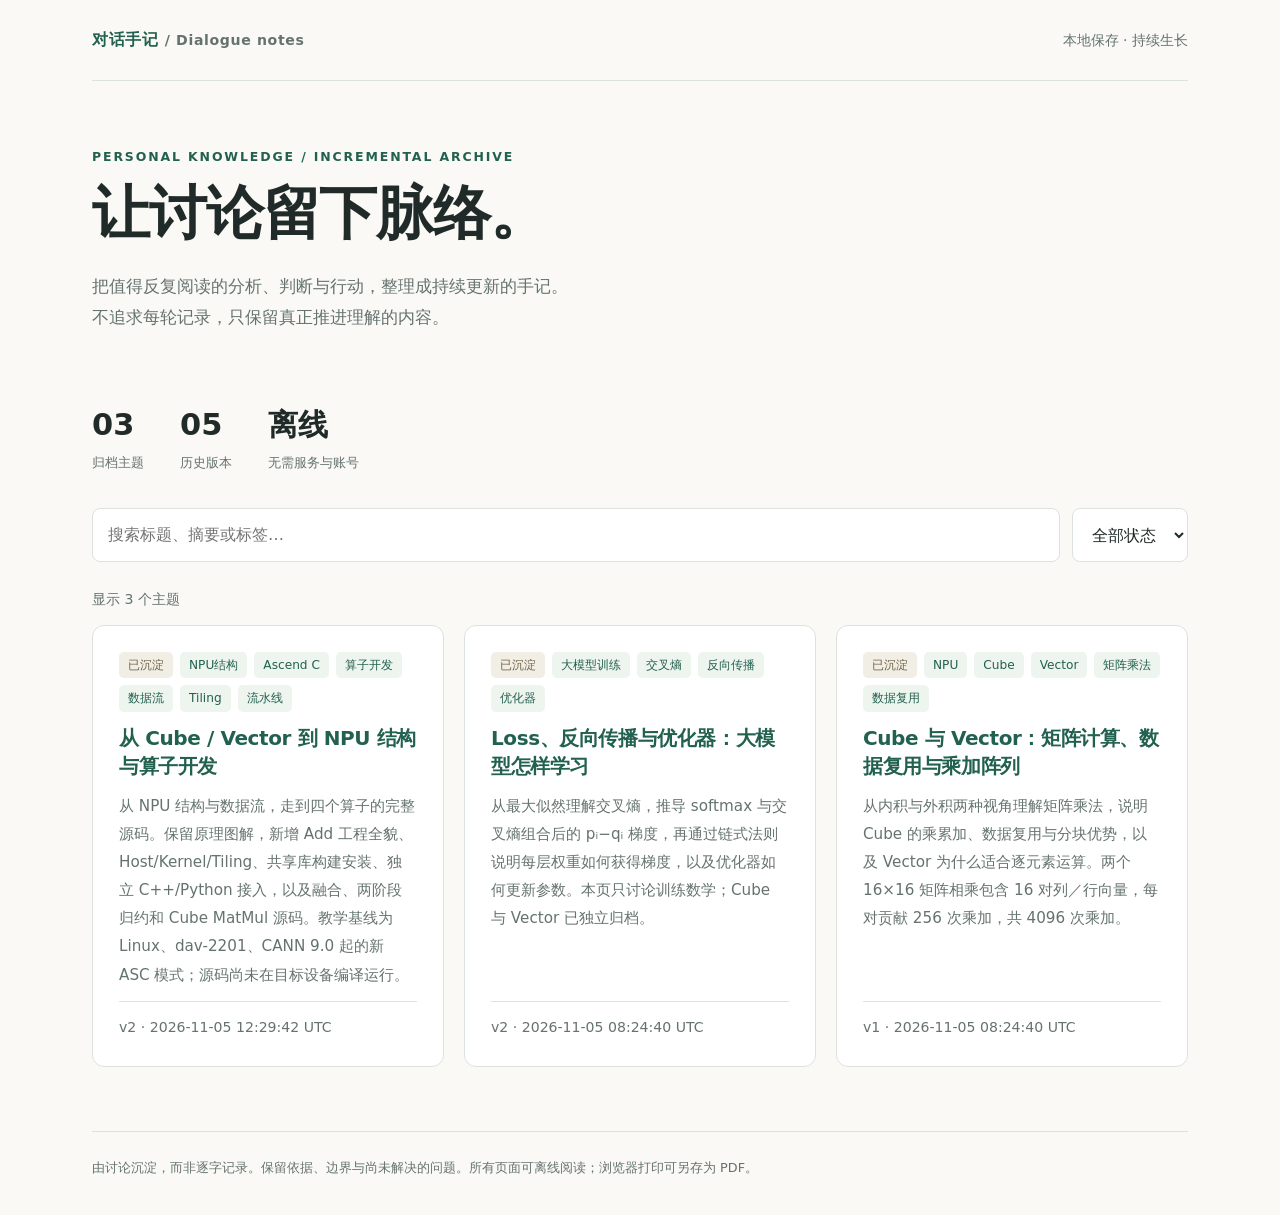
<file: index.html>
<!doctype html>
<html lang="zh-CN">
<head>
<meta charset="utf-8">
<meta name="viewport" content="width=device-width, initial-scale=1">
<meta http-equiv="Content-Security-Policy" content="default-src &#x27;none&#x27;; style-src &#x27;unsafe-inline&#x27;; script-src &#x27;sha256-qPdVaHvOqdRKnyyaaw7BdhrlMtbUojpEqEthwSOXuWg=&#x27;; base-uri &#x27;none&#x27;; form-action &#x27;none&#x27;; object-src &#x27;none&#x27;">
<meta name="referrer" content="no-referrer">
<title>归档目录 · 对话手记</title>
<style>:root{color-scheme:light;--paper:#faf9f6;--card:#fff;--ink:#202b29;--muted:#65736e;--accent:#22614f;--line:#dce3dd;--soft:#eef4ee;font-family:system-ui,-apple-system,"Segoe UI","Microsoft YaHei",sans-serif}
*{box-sizing:border-box}html{scroll-behavior:smooth}body{margin:0;background:var(--paper);color:var(--ink);line-height:1.85}a{color:var(--accent);text-underline-offset:4px}a:hover{color:#103e30}a:focus-visible,button:focus-visible,input:focus-visible,select:focus-visible,summary:focus-visible{outline:3px solid #9cbca8;outline-offset:4px}h1,h2,h3,h4{line-height:1.4;letter-spacing:-.02em}h1{font-size:clamp(2rem,4.5vw,3.8rem);margin:.4rem 0 1rem;font-weight:700}h2{font-size:1.45rem;margin:0 0 1rem}h3{font-size:1.15rem}p{margin:.8rem 0}button,input,select{font:inherit}button{cursor:pointer}.shell{max-width:1160px;margin:auto;padding:0 32px}.topbar{display:flex;justify-content:space-between;align-items:center;gap:20px;padding:25px 0;border-bottom:1px solid var(--line)}.brand{font-weight:700;text-decoration:none;letter-spacing:.04em}.eyebrow{color:var(--accent);font-size:.78rem;letter-spacing:.15em;text-transform:uppercase;font-weight:700}.muted,.meta{color:var(--muted);font-size:.88rem}.hero{padding:64px 0 38px;max-width:840px}.hero p{font-size:1.06rem;color:var(--muted);max-width:720px}.stats{display:flex;gap:36px;margin:20px 0 32px}.stat strong{display:block;font-size:1.9rem;line-height:1.4;font-variant-numeric:tabular-nums}.stat span{font-size:.82rem;color:var(--muted)}.toolbar{display:flex;gap:12px;margin:20px 0 24px}input,select{border:1px solid var(--line);border-radius:8px;background:var(--card);color:var(--ink);padding:11px 15px;min-width:0}input{flex:1}.grid{display:grid;grid-template-columns:repeat(auto-fill,minmax(290px,1fr));gap:20px}.card{padding:26px;background:var(--card);border:1px solid var(--line);border-radius:12px;display:flex;flex-direction:column;gap:12px;transition:border-color .15s}.card:hover{border-color:#9ab5a8}.card h2{margin:0;font-size:1.25rem}.card h2 a{text-decoration:none}.card p{margin:0;color:var(--muted);font-size:.95rem}.card .meta{margin-top:auto;padding-top:12px;border-top:1px solid var(--line)}.tags{display:flex;flex-wrap:wrap;gap:7px}.tag{display:inline-block;background:var(--soft);color:var(--accent);border-radius:5px;font-size:.76rem;padding:2px 9px}.status{background:#f1eee6;color:#736344}.empty{padding:55px 25px;text-align:center;border:1px dashed #b8c9bf;border-radius:12px;color:var(--muted)}.empty h2{color:var(--ink)}.empty code{font-size:.84rem}.footer{margin-top:64px;padding:24px 0 36px;border-top:1px solid var(--line);color:var(--muted);font-size:.8rem}.layout{display:grid;grid-template-columns:200px minmax(0,1fr);gap:44px;align-items:start}.toc{position:sticky;top:25px;font-size:.85rem;border-left:2px solid var(--line);padding-left:16px}.toc a{display:block;text-decoration:none;padding:5px 0;color:var(--muted)}.toc a:hover{color:var(--accent)}article{min-width:0}article section{margin-bottom:36px;padding-bottom:24px;border-bottom:1px solid var(--line);scroll-margin-top:25px}article section:last-child{border:0}article p,article li{overflow-wrap:anywhere}article ul,article ol{padding-left:1.5rem}blockquote{border-left:3px solid #7a9d89;margin:20px 0;padding:8px 20px;background:var(--soft)}code,kbd{background:#edf0eb;border-radius:4px;padding:2px 5px;font-family:Consolas,"SFMono-Regular",monospace;font-size:.88em}pre{background:#202b29;color:#eef4ee;padding:20px;border-radius:8px;overflow:auto;font-size:.9rem;line-height:1.7}pre code{background:transparent;color:inherit;padding:0}table{display:block;max-width:100%;overflow-x:auto;border-collapse:collapse;margin:20px 0;font-size:.9rem}th,td{padding:11px 15px;border:1px solid var(--line);text-align:left;vertical-align:top}th{background:var(--soft);font-weight:600}details{border:1px solid var(--line);border-radius:8px;padding:12px 18px;margin:16px 0}summary{cursor:pointer;font-weight:600}.revision{padding:12px 16px;background:var(--soft);border-radius:8px;margin-bottom:30px;font-size:.88rem}.history{font-size:.88rem}.history li{padding:7px 0}.sr-only{position:absolute;width:1px;height:1px;padding:0;margin:-1px;overflow:hidden;clip:rect(0,0,0,0);white-space:nowrap;border:0}[hidden]{display:none!important}.print{border:1px solid var(--line);background:white;border-radius:7px;color:var(--muted);padding:5px 12px}
@media(max-width:720px){.shell{padding:0 20px}.hero{padding:38px 0 24px}.layout{display:block}.toc{position:static;margin-bottom:32px;display:flex;flex-wrap:wrap;gap:2px 16px}.toc .eyebrow{width:100%}.toolbar{flex-direction:column}.grid{grid-template-columns:1fr}.stats{gap:25px}.topbar .muted{font-size:.75rem}h1{font-size:2.1rem}}
@media print{body{background:#fff;color:#000;font-size:11pt}.shell{max-width:none;padding:0}.topbar,.toc,.toolbar,.print,.footer,.history{display:none}.hero{padding:0 0 20px}.hero h1{font-size:25pt}.layout{display:block}article section{break-inside:auto}h2,h3{break-after:avoid}pre,blockquote,tr{break-inside:avoid}pre{white-space:pre-wrap;background:#f3f3f3;color:#000}a{color:inherit}.card{break-inside:avoid}.grid{display:block}.card{margin:12px 0}}
/* NPU tutorial: diagrams use semantic tables, scoped to this topic only. */
article section[id^="npu-"] caption{text-align:left;padding:0 0 12px;color:var(--accent);font-weight:700;line-height:1.6}
article section[id^="npu-"] table{width:100%}
@media(min-width:960px){article section[id^="npu-"] table{display:table}}
@media(min-width:721px){body:has(#npu-roadmap) .toc{max-height:calc(100vh - 50px);overflow-y:auto;scrollbar-width:thin;padding-right:8px}}
article section[id^="npu-"] mark{background:#fff0c6;color:#654c17;padding:1px 5px;border-radius:4px}
#npu-map table:first-of-type,#npu-memory table:first-of-type,#npu-add-flow table:first-of-type,#npu-host-kernel table:first-of-type,#npu-fusion table:first-of-type{background:var(--card);border-radius:10px;box-shadow:0 3px 14px #203b2c08}
#npu-map table:first-of-type th[colspan]{background:#22614f;color:white;text-align:center;letter-spacing:.02em}
#npu-map table:first-of-type td[colspan]{background:#f7faf7}
#npu-memory table:first-of-type th,#npu-memory table:first-of-type td,#npu-host-kernel table:first-of-type th,#npu-fusion table:first-of-type th{text-align:center}
#npu-memory table:first-of-type td{line-height:2.1;min-width:220px}
#npu-pipeline table:first-of-type td{text-align:center;white-space:nowrap}
#npu-reduction table td,#npu-matmul table:first-of-type td{text-align:center}
@media print{article section[id^="npu-"] caption{color:#000}#npu-map table:first-of-type th[colspan]{background:#eee;color:#000}}

</style>
</head>
<body><div class="shell">
<header class="topbar"><a class="brand" href="index.html">对话手记 <span class="muted">/ Dialogue notes</span></a><span class="muted">本地保存 · 持续生长</span></header>
<main><div class="hero"><div class="eyebrow">Personal knowledge / Incremental archive</div><h1>让讨论留下脉络。</h1><p>把值得反复阅读的分析、判断与行动，整理成持续更新的手记。<br>不追求每轮记录，只保留真正推进理解的内容。</p></div>
<div class="stats"><div class="stat"><strong>03</strong><span>归档主题</span></div><div class="stat"><strong>05</strong><span>历史版本</span></div><div class="stat"><strong>离线</strong><span>无需服务与账号</span></div></div>
<div class="toolbar"><label for="search" class="sr-only">搜索标题、摘要和标签</label><input id="search" type="search" placeholder="搜索标题、摘要或标签…"><label for="status" class="sr-only">筛选主题状态</label><select id="status"><option value="">全部状态</option><option>进行中</option><option>已沉淀</option><option>待验证</option></select></div>
<p class="meta" id="result-count" role="status">共 3 个主题</p><noscript><p class="meta">JavaScript 已禁用：可阅读全部主题，搜索与筛选不可用。</p></noscript>
<div class="grid"><article class="card" data-search="从 cube / vector 到 npu 结构与算子开发 从 npu 结构与数据流，走到四个算子的完整源码。保留原理图解，新增 add 工程全貌、host/kernel/tiling、共享库构建安装、独立 c++/python 接入，以及融合、两阶段归约和 cube matmul 源码。教学基线为 linux、dav-2201、cann 9.0 起的新 asc 模式；源码尚未在目标设备编译运行。 npu结构 ascend c 算子开发 数据流 tiling 流水线" data-status="已沉淀">
<div class="tags"><span class="tag status">已沉淀</span><span class="tag">NPU结构</span><span class="tag">Ascend C</span><span class="tag">算子开发</span><span class="tag">数据流</span><span class="tag">Tiling</span><span class="tag">流水线</span></div>
<h2><a href="pages/npu-architecture-operator-development.html">从 Cube / Vector 到 NPU 结构与算子开发</a></h2><p>从 NPU 结构与数据流，走到四个算子的完整源码。保留原理图解，新增 Add 工程全貌、Host/Kernel/Tiling、共享库构建安装、独立 C++/Python 接入，以及融合、两阶段归约和 Cube MatMul 源码。教学基线为 Linux、dav-2201、CANN 9.0 起的新 ASC 模式；源码尚未在目标设备编译运行。</p>
<div class="meta">v2 · 2026-11-05 12:29:42 UTC</div></article><article class="card" data-search="loss、反向传播与优化器：大模型怎样学习 从最大似然理解交叉熵，推导 softmax 与交叉熵组合后的 pᵢ−qᵢ 梯度，再通过链式法则说明每层权重如何获得梯度，以及优化器如何更新参数。本页只讨论训练数学；cube 与 vector 已独立归档。 大模型训练 交叉熵 反向传播 优化器" data-status="已沉淀">
<div class="tags"><span class="tag status">已沉淀</span><span class="tag">大模型训练</span><span class="tag">交叉熵</span><span class="tag">反向传播</span><span class="tag">优化器</span></div>
<h2><a href="pages/training-loss-backprop-cube.html">Loss、反向传播与优化器：大模型怎样学习</a></h2><p>从最大似然理解交叉熵，推导 softmax 与交叉熵组合后的 pᵢ−qᵢ 梯度，再通过链式法则说明每层权重如何获得梯度，以及优化器如何更新参数。本页只讨论训练数学；Cube 与 Vector 已独立归档。</p>
<div class="meta">v2 · 2026-11-05 08:24:40 UTC</div></article><article class="card" data-search="cube 与 vector：矩阵计算、数据复用与乘加阵列 从内积与外积两种视角理解矩阵乘法，说明 cube 的乘累加、数据复用与分块优势，以及 vector 为什么适合逐元素运算。两个 16×16 矩阵相乘包含 16 对列／行向量，每对贡献 256 次乘加，共 4096 次乘加。 npu cube vector 矩阵乘法 数据复用" data-status="已沉淀">
<div class="tags"><span class="tag status">已沉淀</span><span class="tag">NPU</span><span class="tag">Cube</span><span class="tag">Vector</span><span class="tag">矩阵乘法</span><span class="tag">数据复用</span></div>
<h2><a href="pages/cube-vector-matrix-compute.html">Cube 与 Vector：矩阵计算、数据复用与乘加阵列</a></h2><p>从内积与外积两种视角理解矩阵乘法，说明 Cube 的乘累加、数据复用与分块优势，以及 Vector 为什么适合逐元素运算。两个 16×16 矩阵相乘包含 16 对列／行向量，每对贡献 256 次乘加，共 4096 次乘加。</p>
<div class="meta">v1 · 2026-11-05 08:24:40 UTC</div></article></div><div class="empty" id="no-results" hidden>没有匹配的主题，试试其他关键词。</div></main>
<footer class="footer">由讨论沉淀，而非逐字记录。保留依据、边界与尚未解决的问题。所有页面可离线阅读；浏览器打印可另存为 PDF。</footer>
</div><script>const q=document.querySelector('#search'),s=document.querySelector('#status');
const cards=[...document.querySelectorAll('[data-search]')];
function filter(){let n=0;const term=q.value.trim().toLocaleLowerCase();
for(const card of cards){const show=card.dataset.search.includes(term)&&(!s.value||card.dataset.status===s.value);card.hidden=!show;if(show)n++;}
document.querySelector('#result-count').textContent=`显示 ${n} 个主题`;
document.querySelector('#no-results').hidden=n!==0||cards.length===0;}
q.addEventListener('input',filter);s.addEventListener('change',filter);filter();</script></body>
</html>
</file>
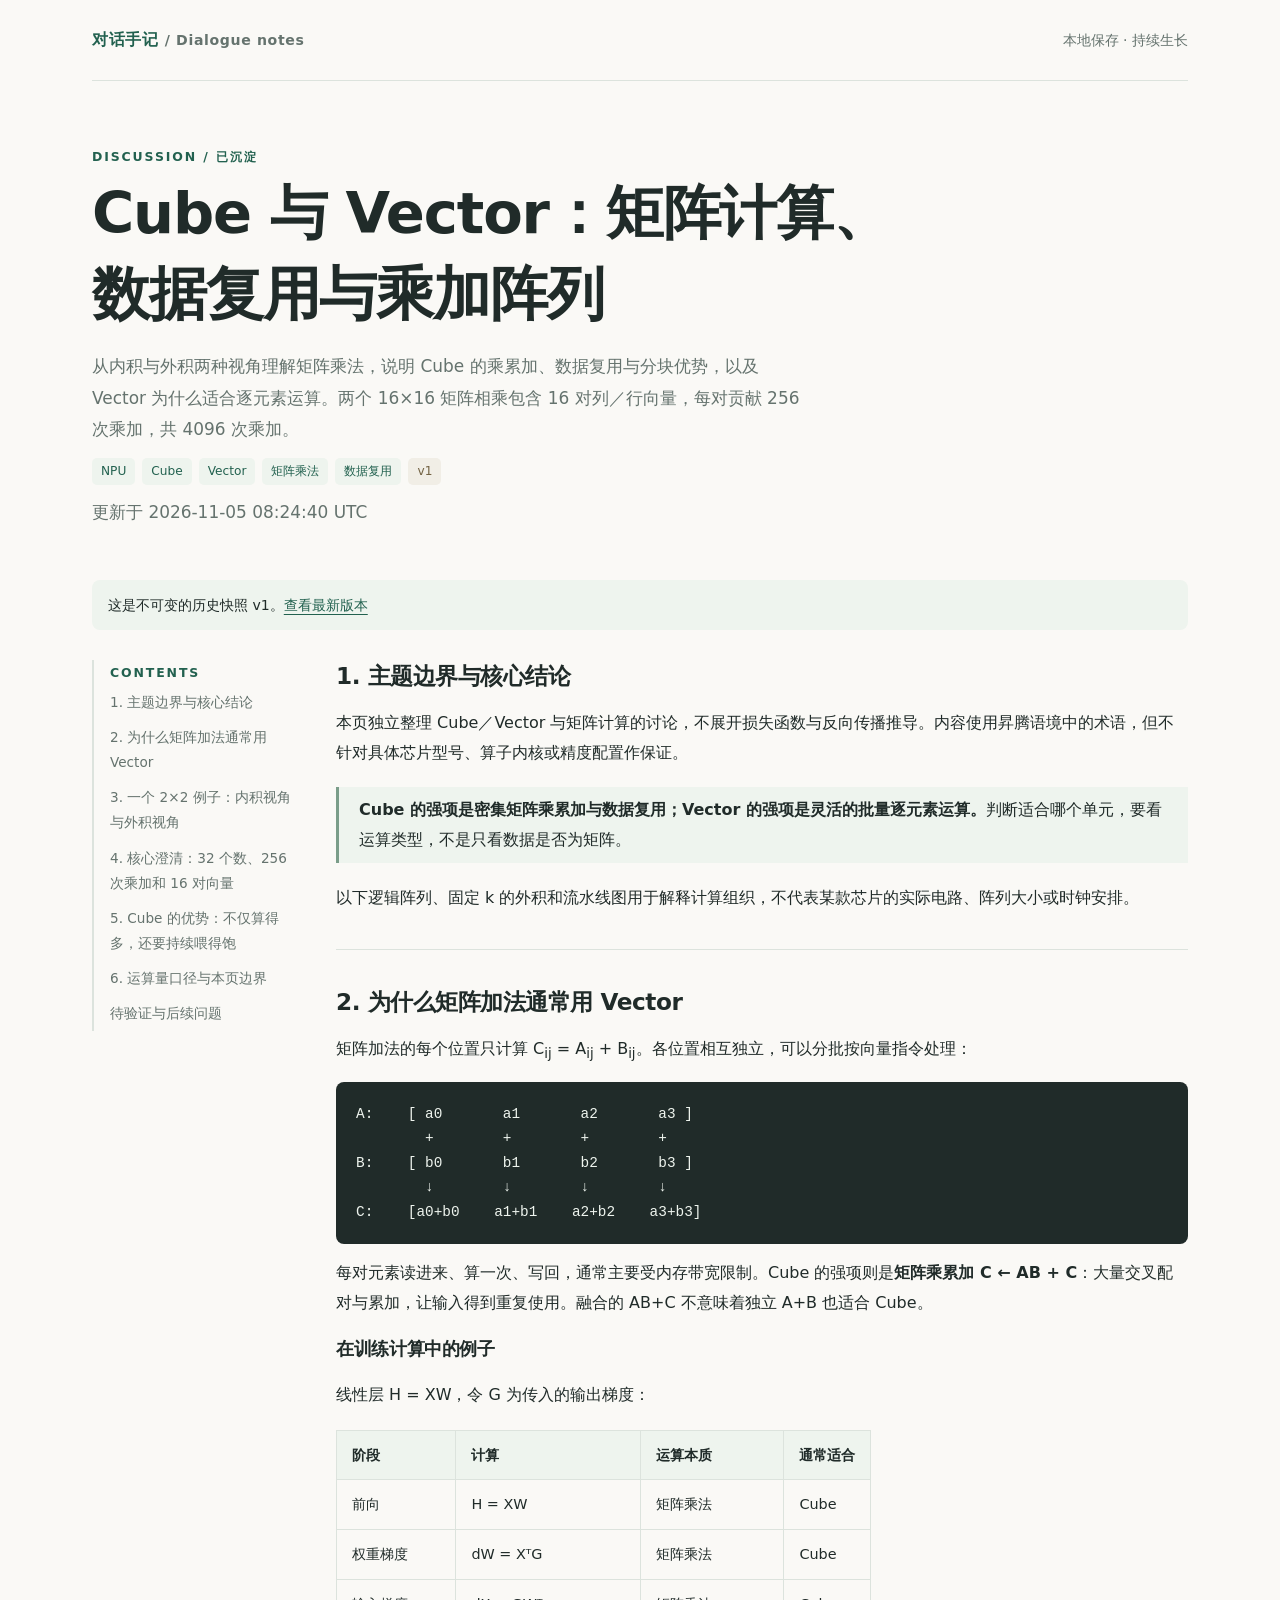
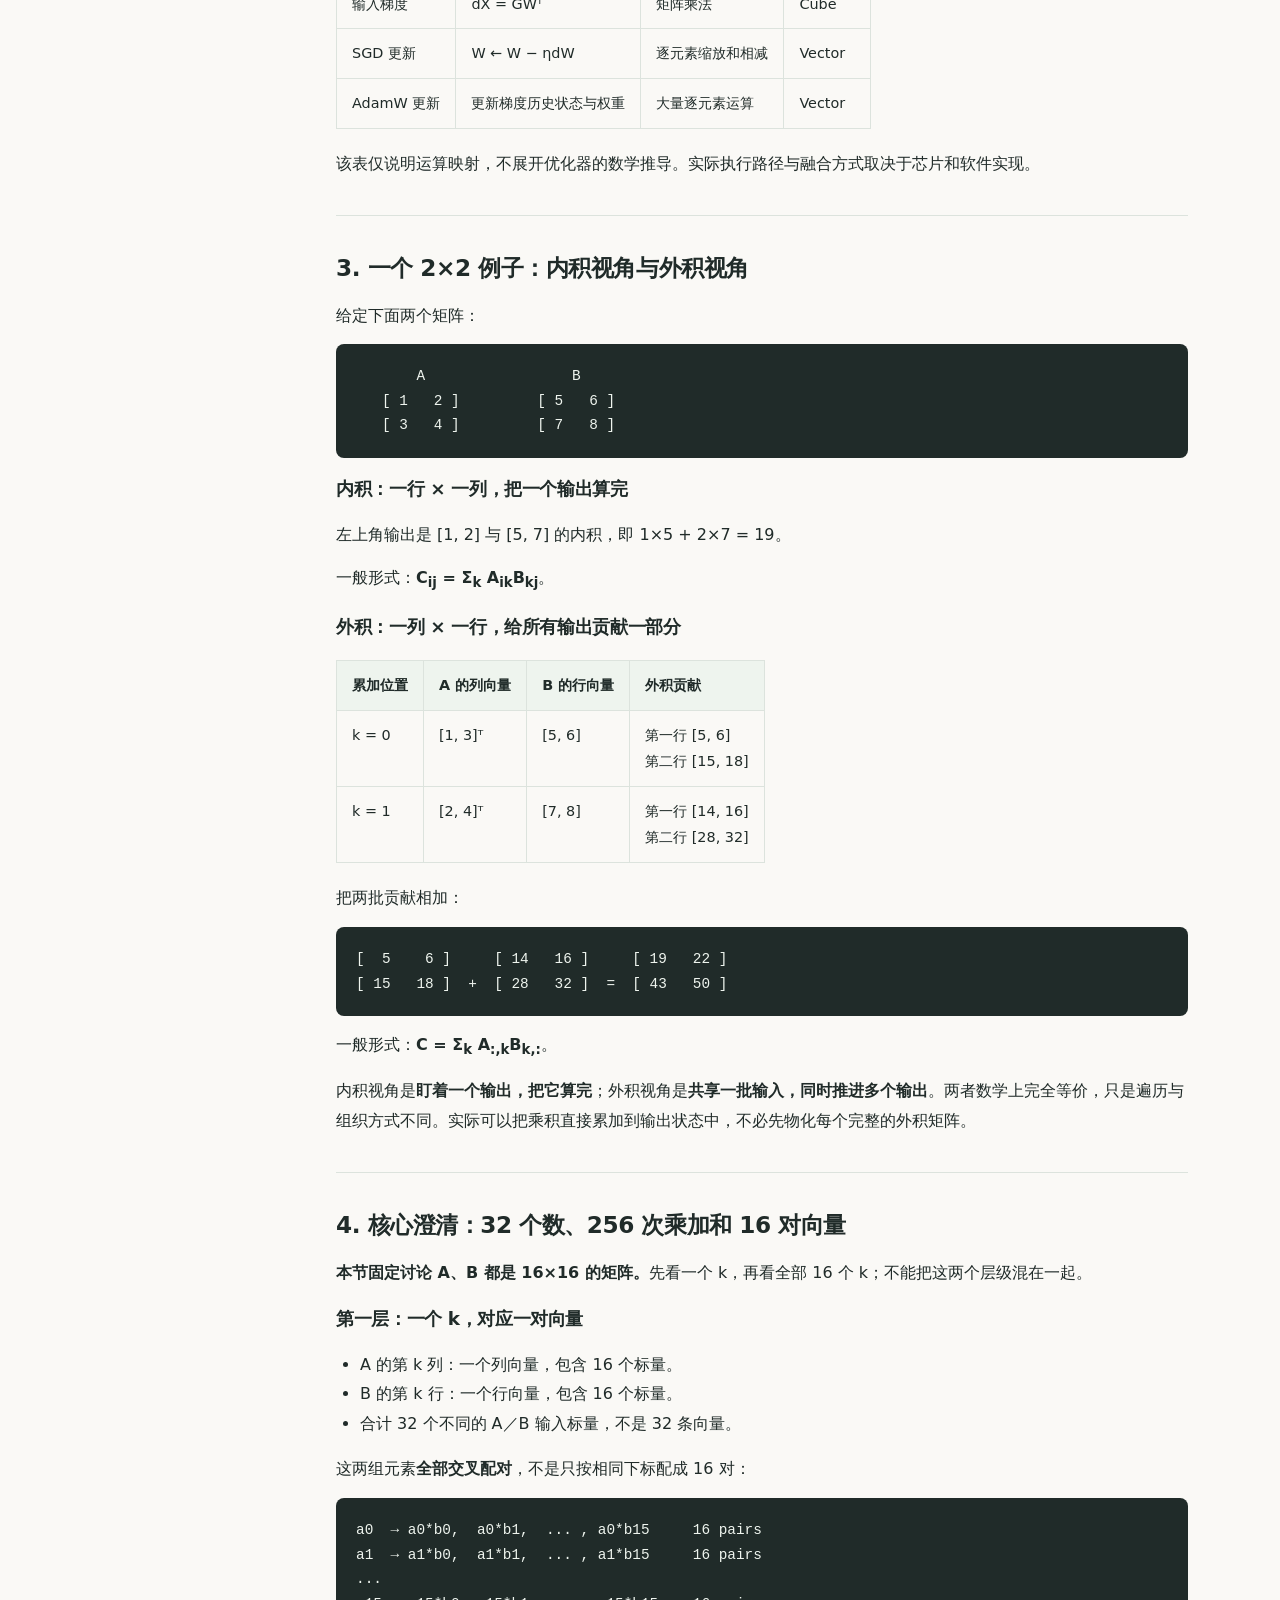
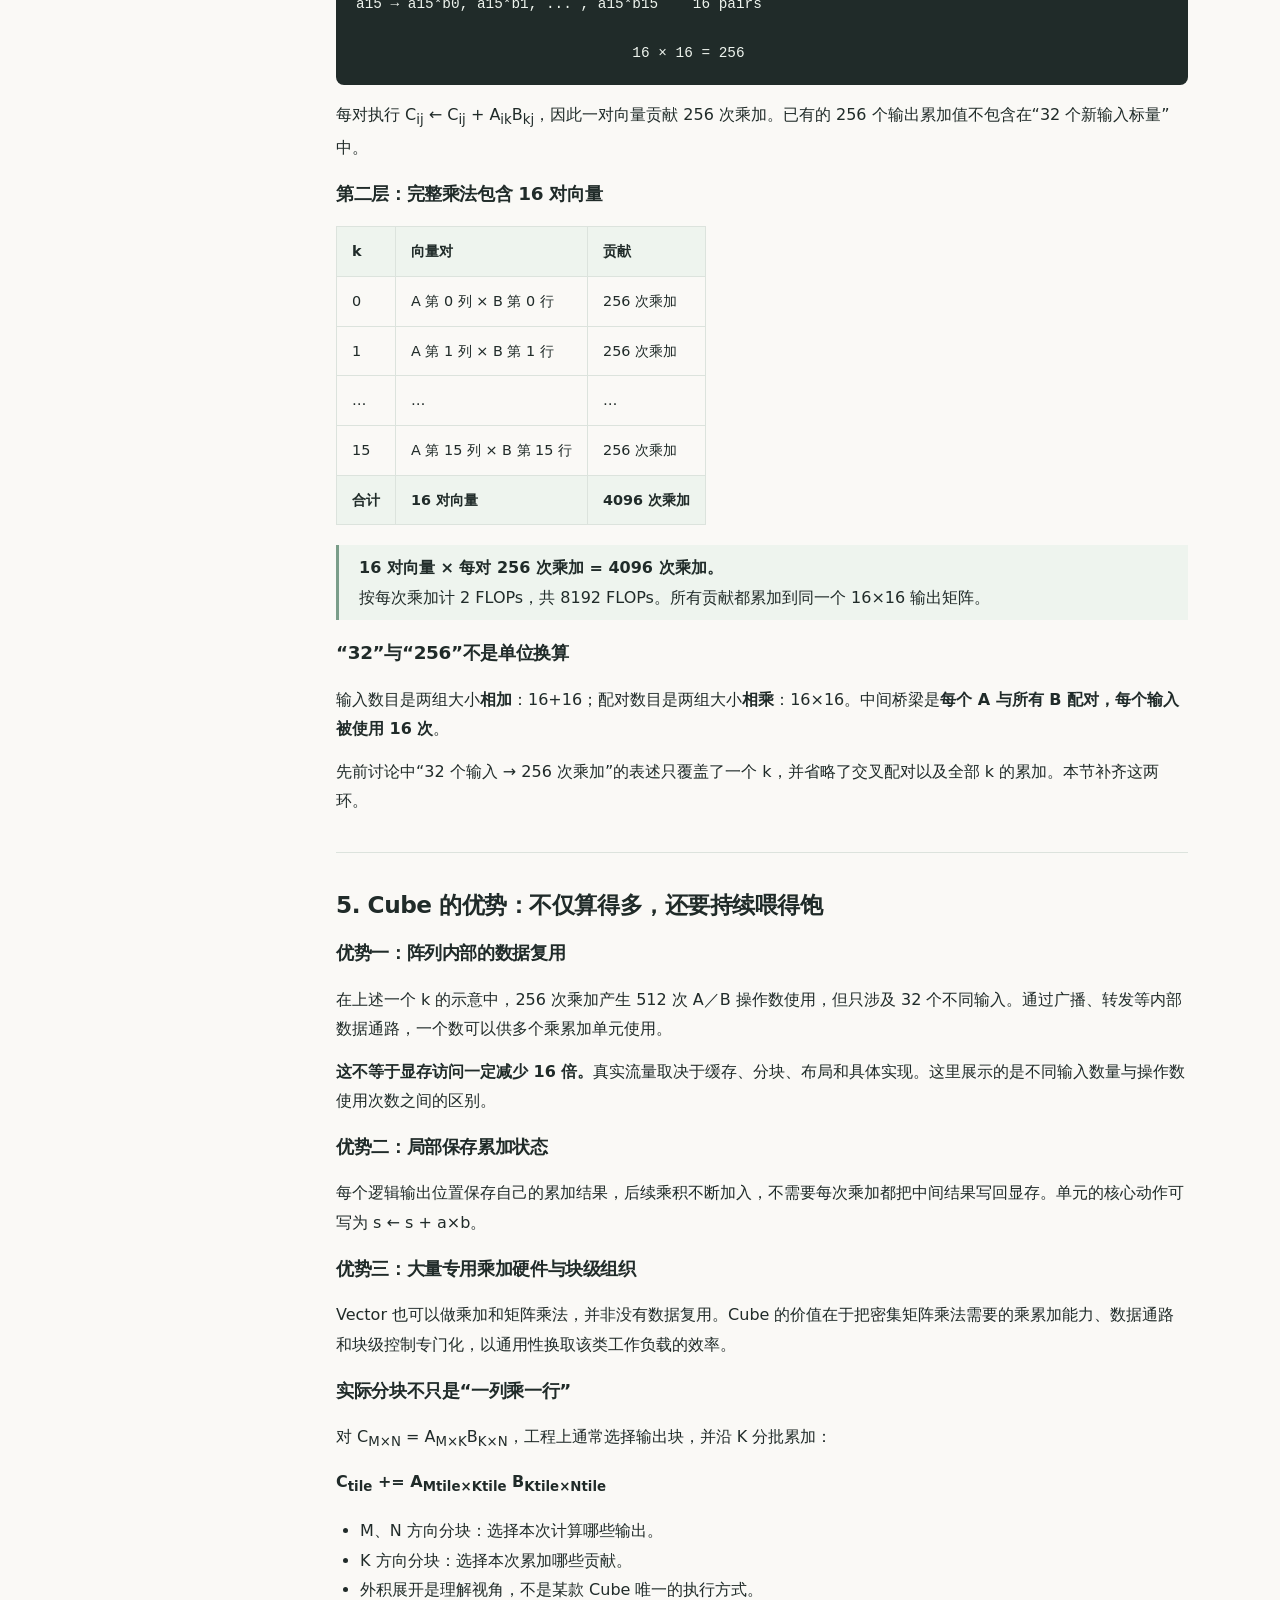
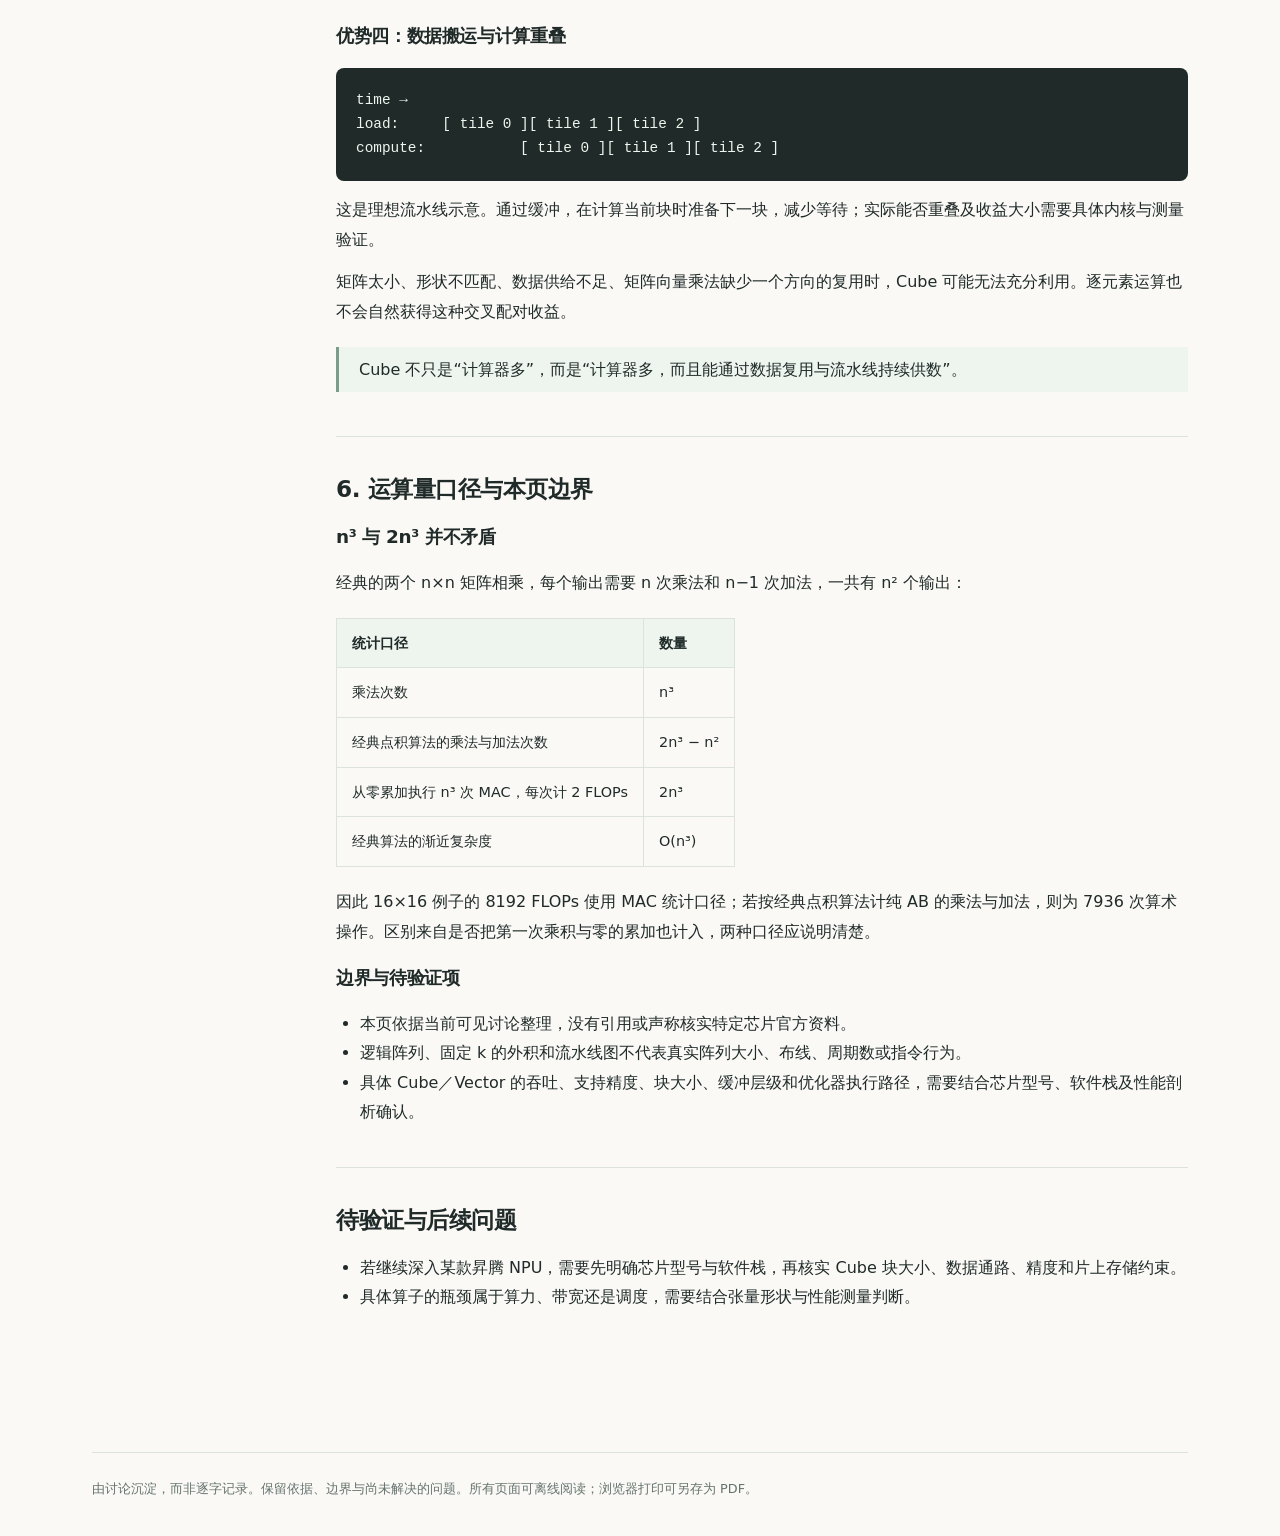
<file: history/cube-vector-matrix-compute/v0001/index.html>
<!doctype html>
<html lang="zh-CN">
<head>
<meta charset="utf-8">
<meta name="viewport" content="width=device-width, initial-scale=1">
<meta http-equiv="Content-Security-Policy" content="default-src &#x27;none&#x27;; style-src &#x27;unsafe-inline&#x27;; script-src &#x27;none&#x27;; base-uri &#x27;none&#x27;; form-action &#x27;none&#x27;; object-src &#x27;none&#x27;">
<meta name="referrer" content="no-referrer">
<title>Cube 与 Vector：矩阵计算、数据复用与乘加阵列 · 对话手记</title>
<style>:root{color-scheme:light;--paper:#faf9f6;--card:#fff;--ink:#202b29;--muted:#65736e;--accent:#22614f;--line:#dce3dd;--soft:#eef4ee;font-family:system-ui,-apple-system,"Segoe UI","Microsoft YaHei",sans-serif}
*{box-sizing:border-box}html{scroll-behavior:smooth}body{margin:0;background:var(--paper);color:var(--ink);line-height:1.85}a{color:var(--accent);text-underline-offset:4px}a:hover{color:#103e30}a:focus-visible,button:focus-visible,input:focus-visible,select:focus-visible,summary:focus-visible{outline:3px solid #9cbca8;outline-offset:4px}h1,h2,h3,h4{line-height:1.4;letter-spacing:-.02em}h1{font-size:clamp(2rem,4.5vw,3.8rem);margin:.4rem 0 1rem;font-weight:700}h2{font-size:1.45rem;margin:0 0 1rem}h3{font-size:1.15rem}p{margin:.8rem 0}button,input,select{font:inherit}button{cursor:pointer}.shell{max-width:1160px;margin:auto;padding:0 32px}.topbar{display:flex;justify-content:space-between;align-items:center;gap:20px;padding:25px 0;border-bottom:1px solid var(--line)}.brand{font-weight:700;text-decoration:none;letter-spacing:.04em}.eyebrow{color:var(--accent);font-size:.78rem;letter-spacing:.15em;text-transform:uppercase;font-weight:700}.muted,.meta{color:var(--muted);font-size:.88rem}.hero{padding:64px 0 38px;max-width:840px}.hero p{font-size:1.06rem;color:var(--muted);max-width:720px}.stats{display:flex;gap:36px;margin:20px 0 32px}.stat strong{display:block;font-size:1.9rem;line-height:1.4;font-variant-numeric:tabular-nums}.stat span{font-size:.82rem;color:var(--muted)}.toolbar{display:flex;gap:12px;margin:20px 0 24px}input,select{border:1px solid var(--line);border-radius:8px;background:var(--card);color:var(--ink);padding:11px 15px;min-width:0}input{flex:1}.grid{display:grid;grid-template-columns:repeat(auto-fill,minmax(290px,1fr));gap:20px}.card{padding:26px;background:var(--card);border:1px solid var(--line);border-radius:12px;display:flex;flex-direction:column;gap:12px;transition:border-color .15s}.card:hover{border-color:#9ab5a8}.card h2{margin:0;font-size:1.25rem}.card h2 a{text-decoration:none}.card p{margin:0;color:var(--muted);font-size:.95rem}.card .meta{margin-top:auto;padding-top:12px;border-top:1px solid var(--line)}.tags{display:flex;flex-wrap:wrap;gap:7px}.tag{display:inline-block;background:var(--soft);color:var(--accent);border-radius:5px;font-size:.76rem;padding:2px 9px}.status{background:#f1eee6;color:#736344}.empty{padding:55px 25px;text-align:center;border:1px dashed #b8c9bf;border-radius:12px;color:var(--muted)}.empty h2{color:var(--ink)}.empty code{font-size:.84rem}.footer{margin-top:64px;padding:24px 0 36px;border-top:1px solid var(--line);color:var(--muted);font-size:.8rem}.layout{display:grid;grid-template-columns:200px minmax(0,1fr);gap:44px;align-items:start}.toc{position:sticky;top:25px;font-size:.85rem;border-left:2px solid var(--line);padding-left:16px}.toc a{display:block;text-decoration:none;padding:5px 0;color:var(--muted)}.toc a:hover{color:var(--accent)}article{min-width:0}article section{margin-bottom:36px;padding-bottom:24px;border-bottom:1px solid var(--line);scroll-margin-top:25px}article section:last-child{border:0}article p,article li{overflow-wrap:anywhere}article ul,article ol{padding-left:1.5rem}blockquote{border-left:3px solid #7a9d89;margin:20px 0;padding:8px 20px;background:var(--soft)}code,kbd{background:#edf0eb;border-radius:4px;padding:2px 5px;font-family:Consolas,"SFMono-Regular",monospace;font-size:.88em}pre{background:#202b29;color:#eef4ee;padding:20px;border-radius:8px;overflow:auto;font-size:.9rem;line-height:1.7}pre code{background:transparent;color:inherit;padding:0}table{display:block;max-width:100%;overflow-x:auto;border-collapse:collapse;margin:20px 0;font-size:.9rem}th,td{padding:11px 15px;border:1px solid var(--line);text-align:left;vertical-align:top}th{background:var(--soft);font-weight:600}details{border:1px solid var(--line);border-radius:8px;padding:12px 18px;margin:16px 0}summary{cursor:pointer;font-weight:600}.revision{padding:12px 16px;background:var(--soft);border-radius:8px;margin-bottom:30px;font-size:.88rem}.history{font-size:.88rem}.history li{padding:7px 0}.sr-only{position:absolute;width:1px;height:1px;padding:0;margin:-1px;overflow:hidden;clip:rect(0,0,0,0);white-space:nowrap;border:0}[hidden]{display:none!important}.print{border:1px solid var(--line);background:white;border-radius:7px;color:var(--muted);padding:5px 12px}
@media(max-width:720px){.shell{padding:0 20px}.hero{padding:38px 0 24px}.layout{display:block}.toc{position:static;margin-bottom:32px;display:flex;flex-wrap:wrap;gap:2px 16px}.toc .eyebrow{width:100%}.toolbar{flex-direction:column}.grid{grid-template-columns:1fr}.stats{gap:25px}.topbar .muted{font-size:.75rem}h1{font-size:2.1rem}}
@media print{body{background:#fff;color:#000;font-size:11pt}.shell{max-width:none;padding:0}.topbar,.toc,.toolbar,.print,.footer,.history{display:none}.hero{padding:0 0 20px}.hero h1{font-size:25pt}.layout{display:block}article section{break-inside:auto}h2,h3{break-after:avoid}pre,blockquote,tr{break-inside:avoid}pre{white-space:pre-wrap;background:#f3f3f3;color:#000}a{color:inherit}.card{break-inside:avoid}.grid{display:block}.card{margin:12px 0}}
</style>
</head>
<body><div class="shell">
<header class="topbar"><a class="brand" href="../../../index.html">对话手记 <span class="muted">/ Dialogue notes</span></a><span class="muted">本地保存 · 持续生长</span></header>
<main><div class="hero"><div class="eyebrow">Discussion / 已沉淀</div>
<h1>Cube 与 Vector：矩阵计算、数据复用与乘加阵列</h1><p>从内积与外积两种视角理解矩阵乘法，说明 Cube 的乘累加、数据复用与分块优势，以及 Vector 为什么适合逐元素运算。两个 16×16 矩阵相乘包含 16 对列／行向量，每对贡献 256 次乘加，共 4096 次乘加。</p><div class="tags"><span class="tag">NPU</span><span class="tag">Cube</span><span class="tag">Vector</span><span class="tag">矩阵乘法</span><span class="tag">数据复用</span><span class="tag status">v1</span></div>
<p class="meta">更新于 2026-11-05 08:24:40 UTC</p></div>
<div class="revision">这是不可变的历史快照 v1。<a href="../../../pages/cube-vector-matrix-compute.html">查看最新版本</a></div><div class="layout"><nav class="toc" aria-label="章节目录"><span class="eyebrow">Contents</span><a href="#overview">1. 主题边界与核心结论</a><a href="#cube-vector">2. 为什么矩阵加法通常用 Vector</a><a href="#inner-outer-product">3. 一个 2×2 例子：内积视角与外积视角</a><a href="#sixteen-pairs">4. 核心澄清：32 个数、256 次乘加和 16 对向量</a><a href="#hardware-advantage">5. Cube 的优势：不仅算得多，还要持续喂得饱</a><a href="#flops-boundaries">6. 运算量口径与本页边界</a><a href="#open-questions">待验证与后续问题</a></nav><article><section id="overview"><h2>1. 主题边界与核心结论</h2><p>本页独立整理 Cube／Vector 与矩阵计算的讨论，不展开损失函数与反向传播推导。内容使用昇腾语境中的术语，但不针对具体芯片型号、算子内核或精度配置作保证。</p><blockquote><strong>Cube 的强项是密集矩阵乘累加与数据复用；Vector 的强项是灵活的批量逐元素运算。</strong>判断适合哪个单元，要看运算类型，不是只看数据是否为矩阵。</blockquote><p>以下逻辑阵列、固定 k 的外积和流水线图用于解释计算组织，不代表某款芯片的实际电路、阵列大小或时钟安排。</p></section><section id="cube-vector"><h2>2. 为什么矩阵加法通常用 Vector</h2><p>矩阵加法的每个位置只计算 C<sub>ij</sub> = A<sub>ij</sub> + B<sub>ij</sub>。各位置相互独立，可以分批按向量指令处理：</p><pre>A:    [ a0       a1       a2       a3 ]
        +        +        +        +
B:    [ b0       b1       b2       b3 ]
        ↓        ↓        ↓        ↓
C:    [a0+b0    a1+b1    a2+b2    a3+b3]</pre><p>每对元素读进来、算一次、写回，通常主要受内存带宽限制。Cube 的强项则是<strong>矩阵乘累加 C ← AB + C</strong>：大量交叉配对与累加，让输入得到重复使用。融合的 AB+C 不意味着独立 A+B 也适合 Cube。</p><h3>在训练计算中的例子</h3><p>线性层 H = XW，令 G 为传入的输出梯度：</p><table><thead><tr><th>阶段</th><th>计算</th><th>运算本质</th><th>通常适合</th></tr></thead><tbody><tr><td>前向</td><td>H = XW</td><td>矩阵乘法</td><td>Cube</td></tr><tr><td>权重梯度</td><td>dW = XᵀG</td><td>矩阵乘法</td><td>Cube</td></tr><tr><td>输入梯度</td><td>dX = GWᵀ</td><td>矩阵乘法</td><td>Cube</td></tr><tr><td>SGD 更新</td><td>W ← W − ηdW</td><td>逐元素缩放和相减</td><td>Vector</td></tr><tr><td>AdamW 更新</td><td>更新梯度历史状态与权重</td><td>大量逐元素运算</td><td>Vector</td></tr></tbody></table><p>该表仅说明运算映射，不展开优化器的数学推导。实际执行路径与融合方式取决于芯片和软件实现。</p></section><section id="inner-outer-product"><h2>3. 一个 2×2 例子：内积视角与外积视角</h2><p>给定下面两个矩阵：</p><pre>       A                 B
   [ 1   2 ]         [ 5   6 ]
   [ 3   4 ]         [ 7   8 ]</pre><h3>内积：一行 × 一列，把一个输出算完</h3><p>左上角输出是 [1, 2] 与 [5, 7] 的内积，即 1×5 + 2×7 = 19。</p><p>一般形式：<strong>C<sub>ij</sub> = Σ<sub>k</sub> A<sub>ik</sub>B<sub>kj</sub></strong>。</p><h3>外积：一列 × 一行，给所有输出贡献一部分</h3><table><thead><tr><th>累加位置</th><th>A 的列向量</th><th>B 的行向量</th><th>外积贡献</th></tr></thead><tbody><tr><td>k = 0</td><td>[1, 3]ᵀ</td><td>[5, 6]</td><td>第一行 [5, 6]<br>第二行 [15, 18]</td></tr><tr><td>k = 1</td><td>[2, 4]ᵀ</td><td>[7, 8]</td><td>第一行 [14, 16]<br>第二行 [28, 32]</td></tr></tbody></table><p>把两批贡献相加：</p><pre>[  5    6 ]     [ 14   16 ]     [ 19   22 ]
[ 15   18 ]  +  [ 28   32 ]  =  [ 43   50 ]</pre><p>一般形式：<strong>C = Σ<sub>k</sub> A<sub>:,k</sub>B<sub>k,:</sub></strong>。</p><p>内积视角是<strong>盯着一个输出，把它算完</strong>；外积视角是<strong>共享一批输入，同时推进多个输出</strong>。两者数学上完全等价，只是遍历与组织方式不同。实际可以把乘积直接累加到输出状态中，不必先物化每个完整的外积矩阵。</p></section><section id="sixteen-pairs"><h2>4. 核心澄清：32 个数、256 次乘加和 16 对向量</h2><p><strong>本节固定讨论 A、B 都是 16×16 的矩阵。</strong>先看一个 k，再看全部 16 个 k；不能把这两个层级混在一起。</p><h3>第一层：一个 k，对应一对向量</h3><ul><li>A 的第 k 列：一个列向量，包含 16 个标量。</li><li>B 的第 k 行：一个行向量，包含 16 个标量。</li><li>合计 32 个不同的 A／B 输入标量，不是 32 条向量。</li></ul><p>这两组元素<strong>全部交叉配对</strong>，不是只按相同下标配成 16 对：</p><pre>a0  → a0*b0,  a0*b1,  ... , a0*b15     16 pairs
a1  → a1*b0,  a1*b1,  ... , a1*b15     16 pairs
...
a15 → a15*b0, a15*b1, ... , a15*b15    16 pairs

                                16 × 16 = 256</pre><p>每对执行 C<sub>ij</sub> ← C<sub>ij</sub> + A<sub>ik</sub>B<sub>kj</sub>，因此一对向量贡献 256 次乘加。已有的 256 个输出累加值不包含在“32 个新输入标量”中。</p><h3>第二层：完整乘法包含 16 对向量</h3><table><thead><tr><th>k</th><th>向量对</th><th>贡献</th></tr></thead><tbody><tr><td>0</td><td>A 第 0 列 × B 第 0 行</td><td>256 次乘加</td></tr><tr><td>1</td><td>A 第 1 列 × B 第 1 行</td><td>256 次乘加</td></tr><tr><td>…</td><td>…</td><td>…</td></tr><tr><td>15</td><td>A 第 15 列 × B 第 15 行</td><td>256 次乘加</td></tr><tr><th>合计</th><th>16 对向量</th><th>4096 次乘加</th></tr></tbody></table><blockquote><strong>16 对向量 × 每对 256 次乘加 = 4096 次乘加。</strong><br>按每次乘加计 2 FLOPs，共 8192 FLOPs。所有贡献都累加到同一个 16×16 输出矩阵。</blockquote><h3>“32”与“256”不是单位换算</h3><p>输入数目是两组大小<strong>相加</strong>：16+16；配对数目是两组大小<strong>相乘</strong>：16×16。中间桥梁是<strong>每个 A 与所有 B 配对，每个输入被使用 16 次</strong>。</p><p>先前讨论中“32 个输入 → 256 次乘加”的表述只覆盖了一个 k，并省略了交叉配对以及全部 k 的累加。本节补齐这两环。</p></section><section id="hardware-advantage"><h2>5. Cube 的优势：不仅算得多，还要持续喂得饱</h2><h3>优势一：阵列内部的数据复用</h3><p>在上述一个 k 的示意中，256 次乘加产生 512 次 A／B 操作数使用，但只涉及 32 个不同输入。通过广播、转发等内部数据通路，一个数可以供多个乘累加单元使用。</p><p><strong>这不等于显存访问一定减少 16 倍。</strong>真实流量取决于缓存、分块、布局和具体实现。这里展示的是不同输入数量与操作数使用次数之间的区别。</p><h3>优势二：局部保存累加状态</h3><p>每个逻辑输出位置保存自己的累加结果，后续乘积不断加入，不需要每次乘加都把中间结果写回显存。单元的核心动作可写为 s ← s + a×b。</p><h3>优势三：大量专用乘加硬件与块级组织</h3><p>Vector 也可以做乘加和矩阵乘法，并非没有数据复用。Cube 的价值在于把密集矩阵乘法需要的乘累加能力、数据通路和块级控制专门化，以通用性换取该类工作负载的效率。</p><h3>实际分块不只是“一列乘一行”</h3><p>对 C<sub>M×N</sub> = A<sub>M×K</sub>B<sub>K×N</sub>，工程上通常选择输出块，并沿 K 分批累加：</p><p><strong>C<sub>tile</sub> += A<sub>Mtile×Ktile</sub> B<sub>Ktile×Ntile</sub></strong></p><ul><li>M、N 方向分块：选择本次计算哪些输出。</li><li>K 方向分块：选择本次累加哪些贡献。</li><li>外积展开是理解视角，不是某款 Cube 唯一的执行方式。</li></ul><h3>优势四：数据搬运与计算重叠</h3><pre>time →
load:     [ tile 0 ][ tile 1 ][ tile 2 ]
compute:           [ tile 0 ][ tile 1 ][ tile 2 ]</pre><p>这是理想流水线示意。通过缓冲，在计算当前块时准备下一块，减少等待；实际能否重叠及收益大小需要具体内核与测量验证。</p><p>矩阵太小、形状不匹配、数据供给不足、矩阵向量乘法缺少一个方向的复用时，Cube 可能无法充分利用。逐元素运算也不会自然获得这种交叉配对收益。</p><blockquote>Cube 不只是“计算器多”，而是“计算器多，而且能通过数据复用与流水线持续供数”。</blockquote></section><section id="flops-boundaries"><h2>6. 运算量口径与本页边界</h2><h3>n³ 与 2n³ 并不矛盾</h3><p>经典的两个 n×n 矩阵相乘，每个输出需要 n 次乘法和 n−1 次加法，一共有 n² 个输出：</p><table><thead><tr><th>统计口径</th><th>数量</th></tr></thead><tbody><tr><td>乘法次数</td><td>n³</td></tr><tr><td>经典点积算法的乘法与加法次数</td><td>2n³ − n²</td></tr><tr><td>从零累加执行 n³ 次 MAC，每次计 2 FLOPs</td><td>2n³</td></tr><tr><td>经典算法的渐近复杂度</td><td>O(n³)</td></tr></tbody></table><p>因此 16×16 例子的 8192 FLOPs 使用 MAC 统计口径；若按经典点积算法计纯 AB 的乘法与加法，则为 7936 次算术操作。区别来自是否把第一次乘积与零的累加也计入，两种口径应说明清楚。</p><h3>边界与待验证项</h3><ul><li>本页依据当前可见讨论整理，没有引用或声称核实特定芯片官方资料。</li><li>逻辑阵列、固定 k 的外积和流水线图不代表真实阵列大小、布线、周期数或指令行为。</li><li>具体 Cube／Vector 的吞吐、支持精度、块大小、缓冲层级和优化器执行路径，需要结合芯片型号、软件栈及性能剖析确认。</li></ul></section><section id="open-questions"><h2>待验证与后续问题</h2><ul><li>若继续深入某款昇腾 NPU，需要先明确芯片型号与软件栈，再核实 Cube 块大小、数据通路、精度和片上存储约束。</li><li>具体算子的瓶颈属于算力、带宽还是调度，需要结合张量形状与性能测量判断。</li></ul></section></article></div></main>
<footer class="footer">由讨论沉淀，而非逐字记录。保留依据、边界与尚未解决的问题。所有页面可离线阅读；浏览器打印可另存为 PDF。</footer>
</div></body>
</html>
</file>
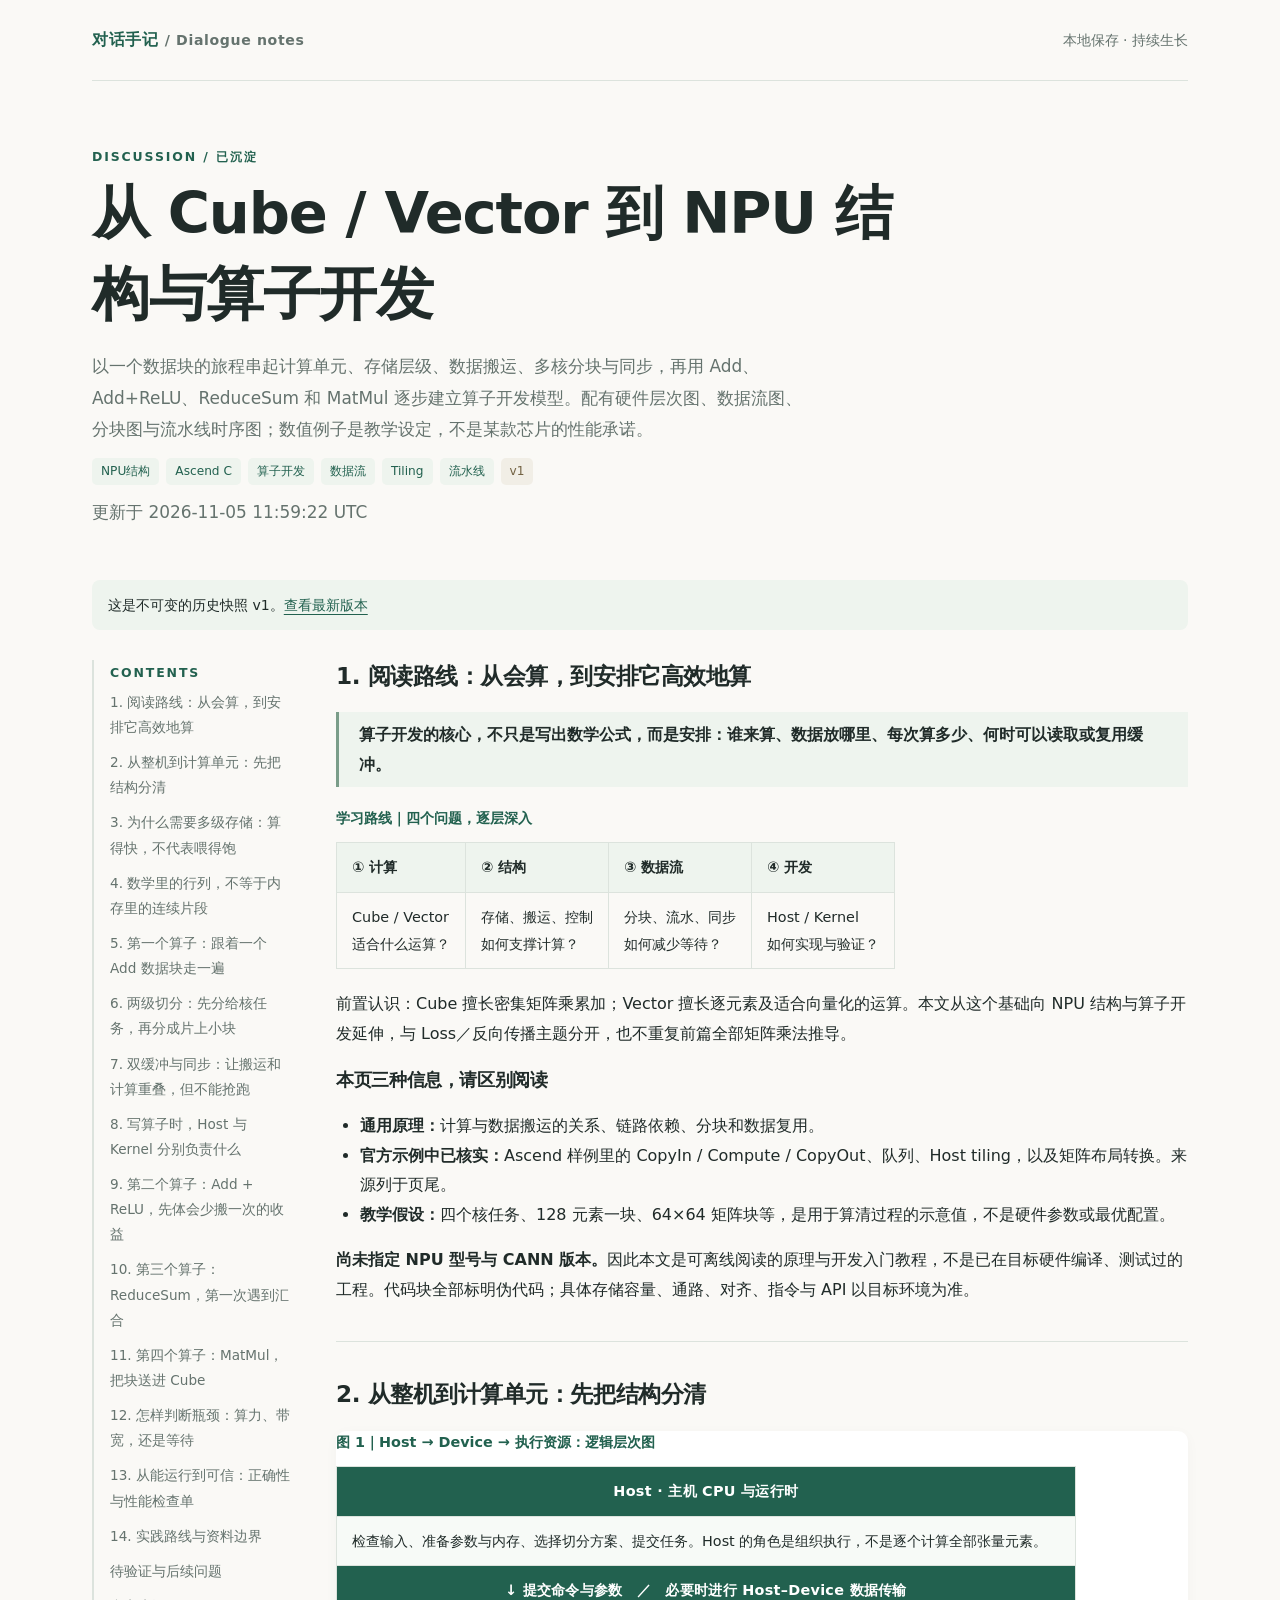
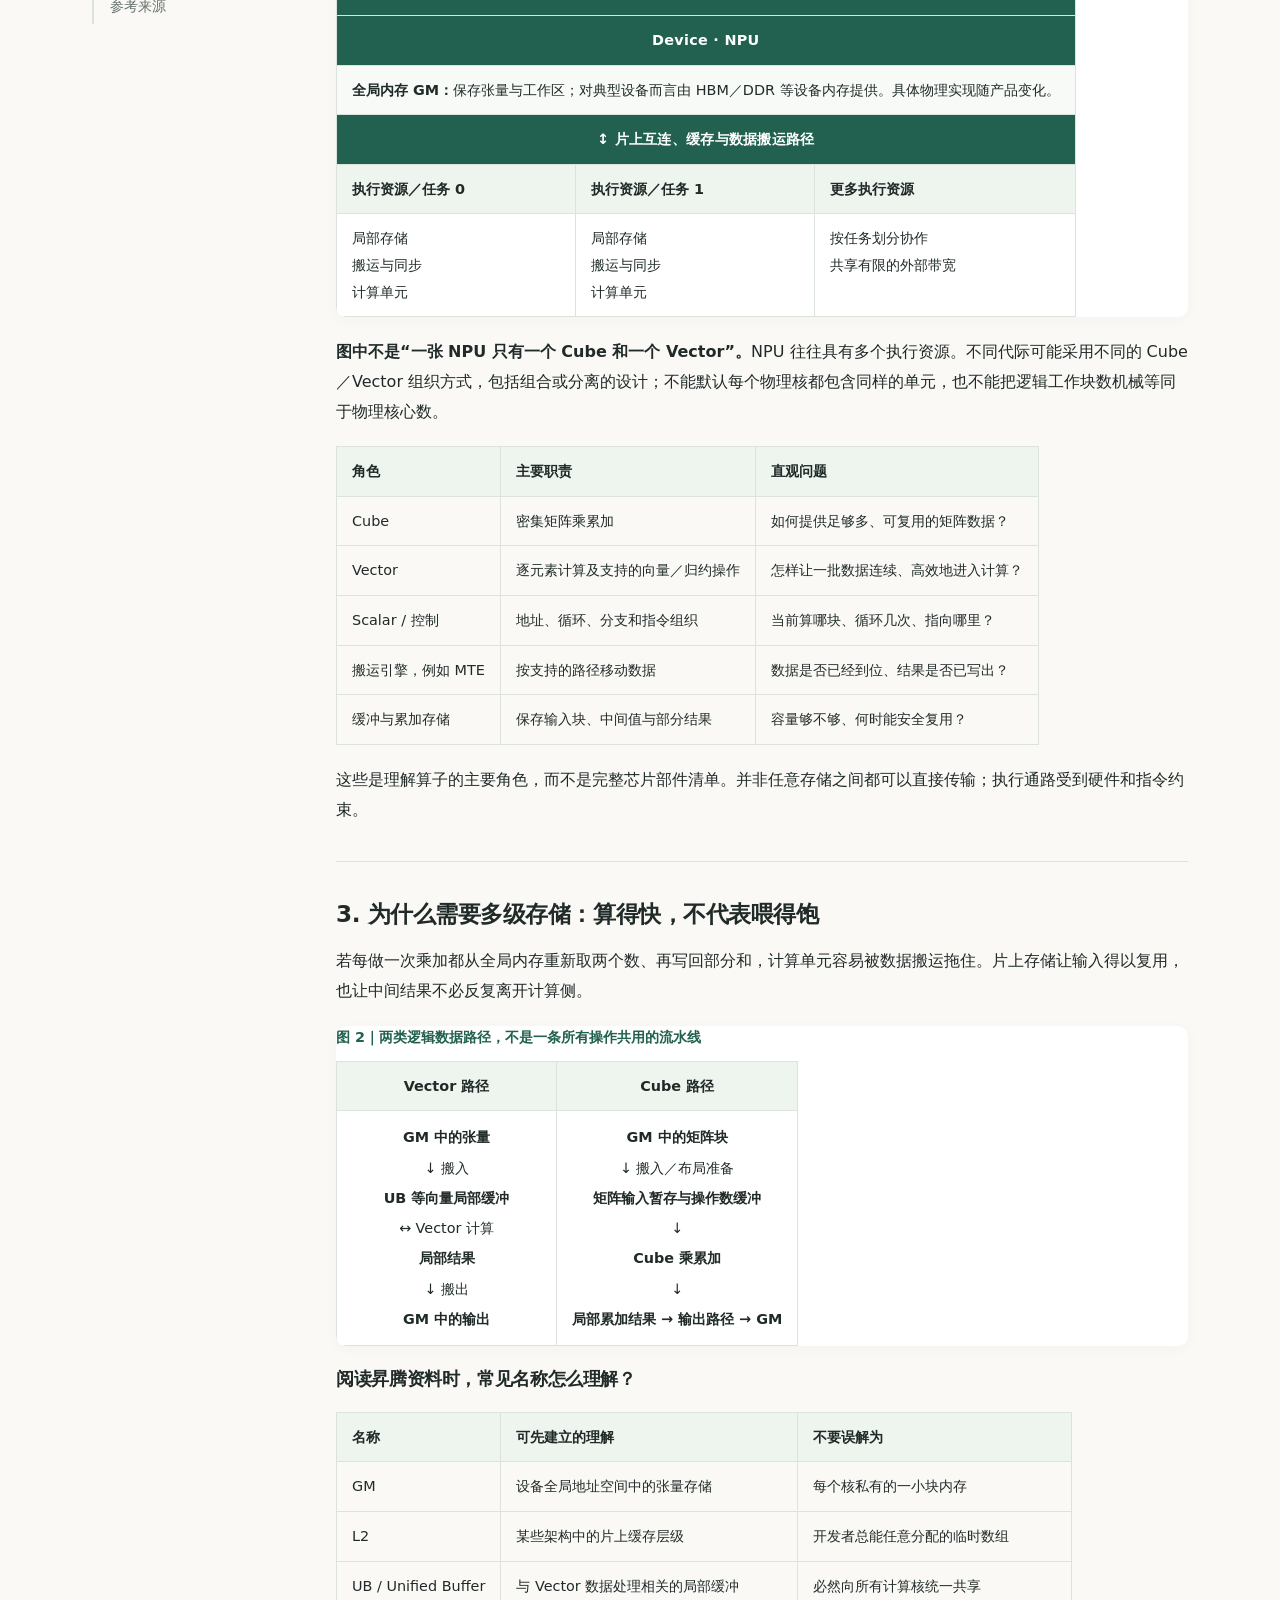
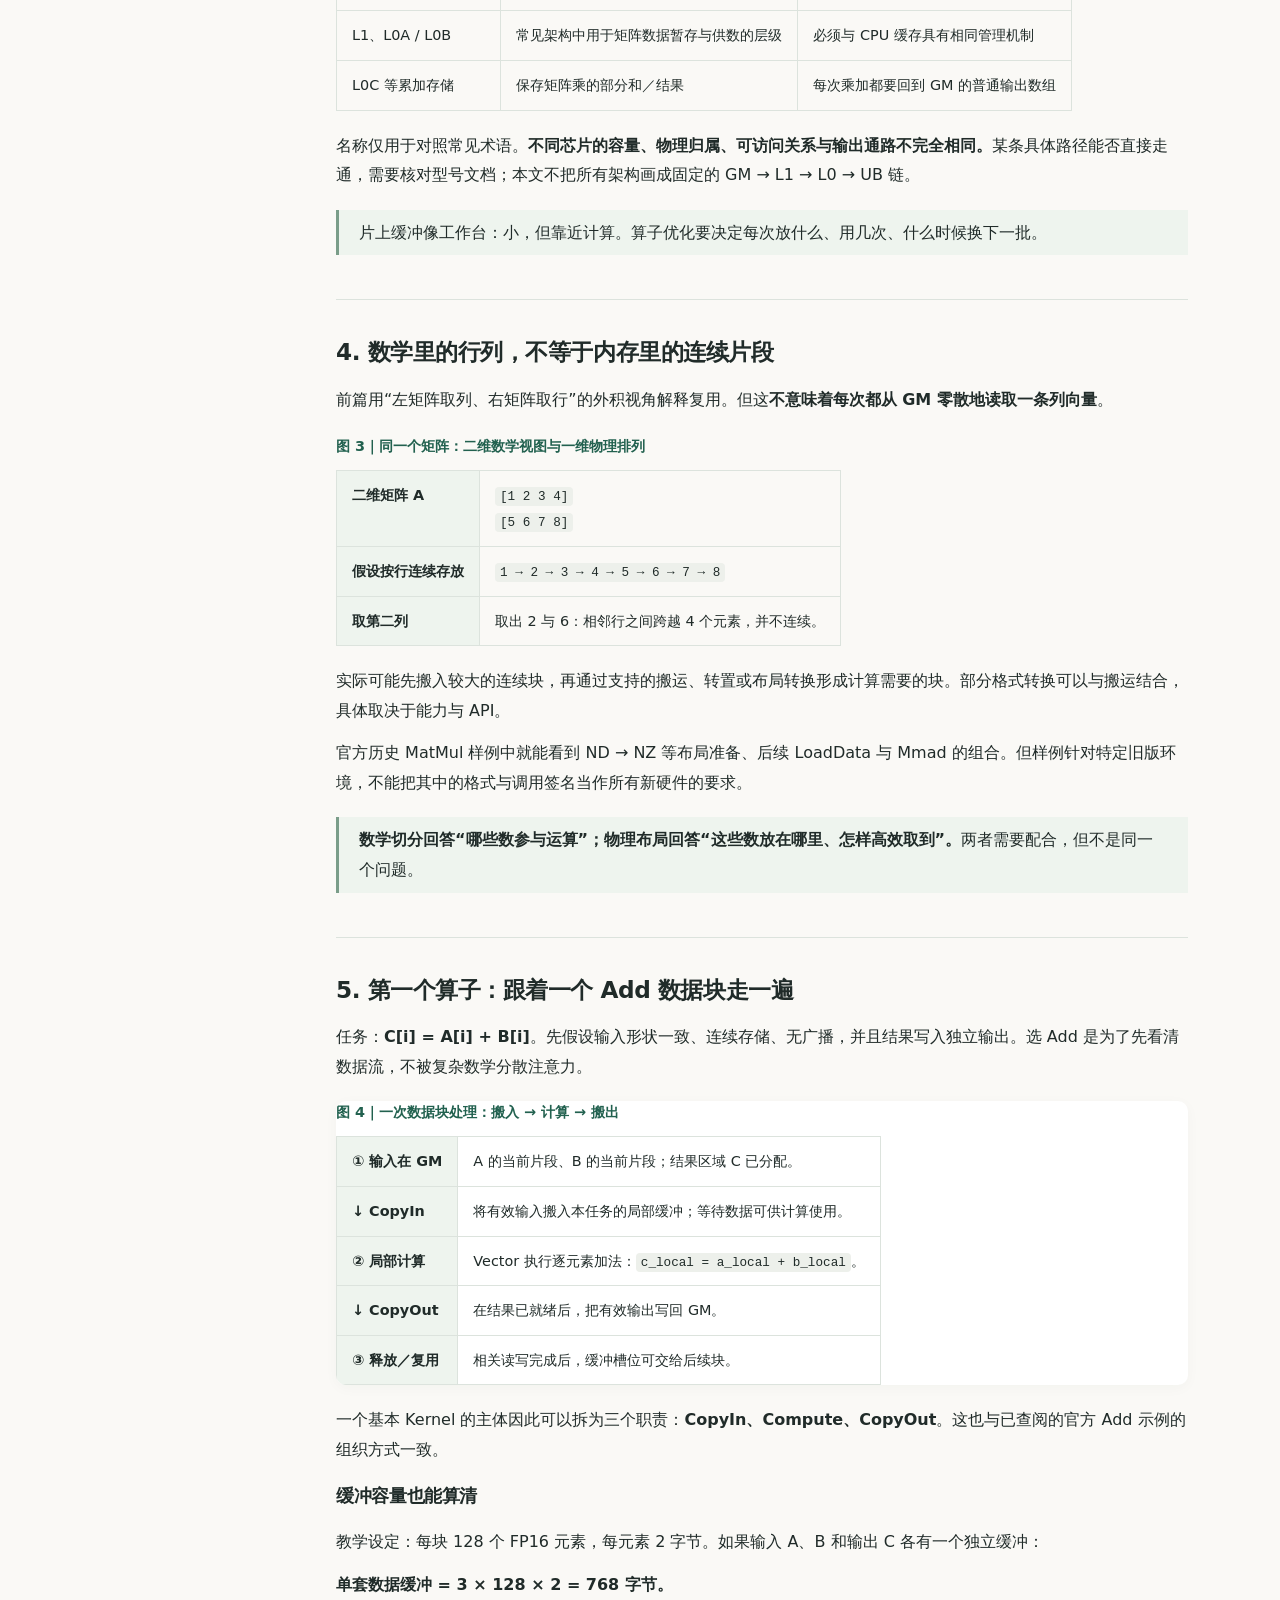
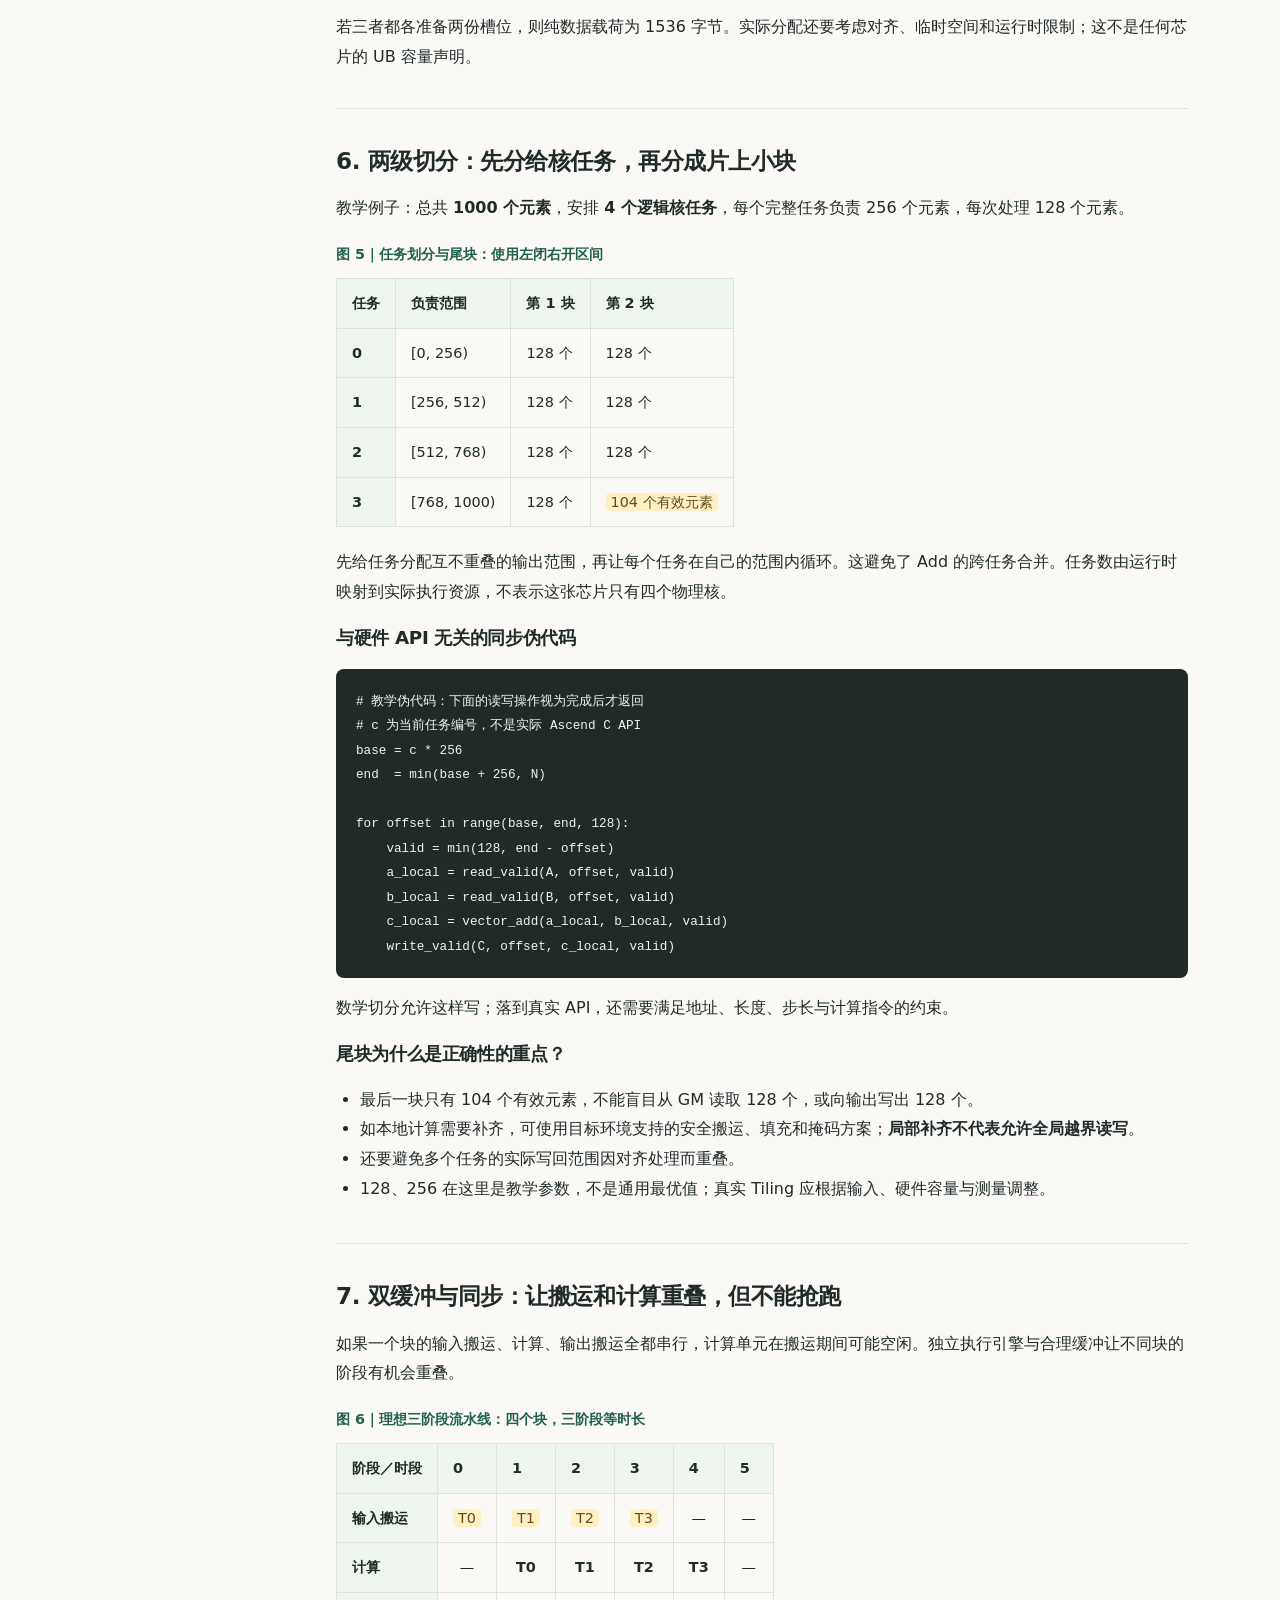
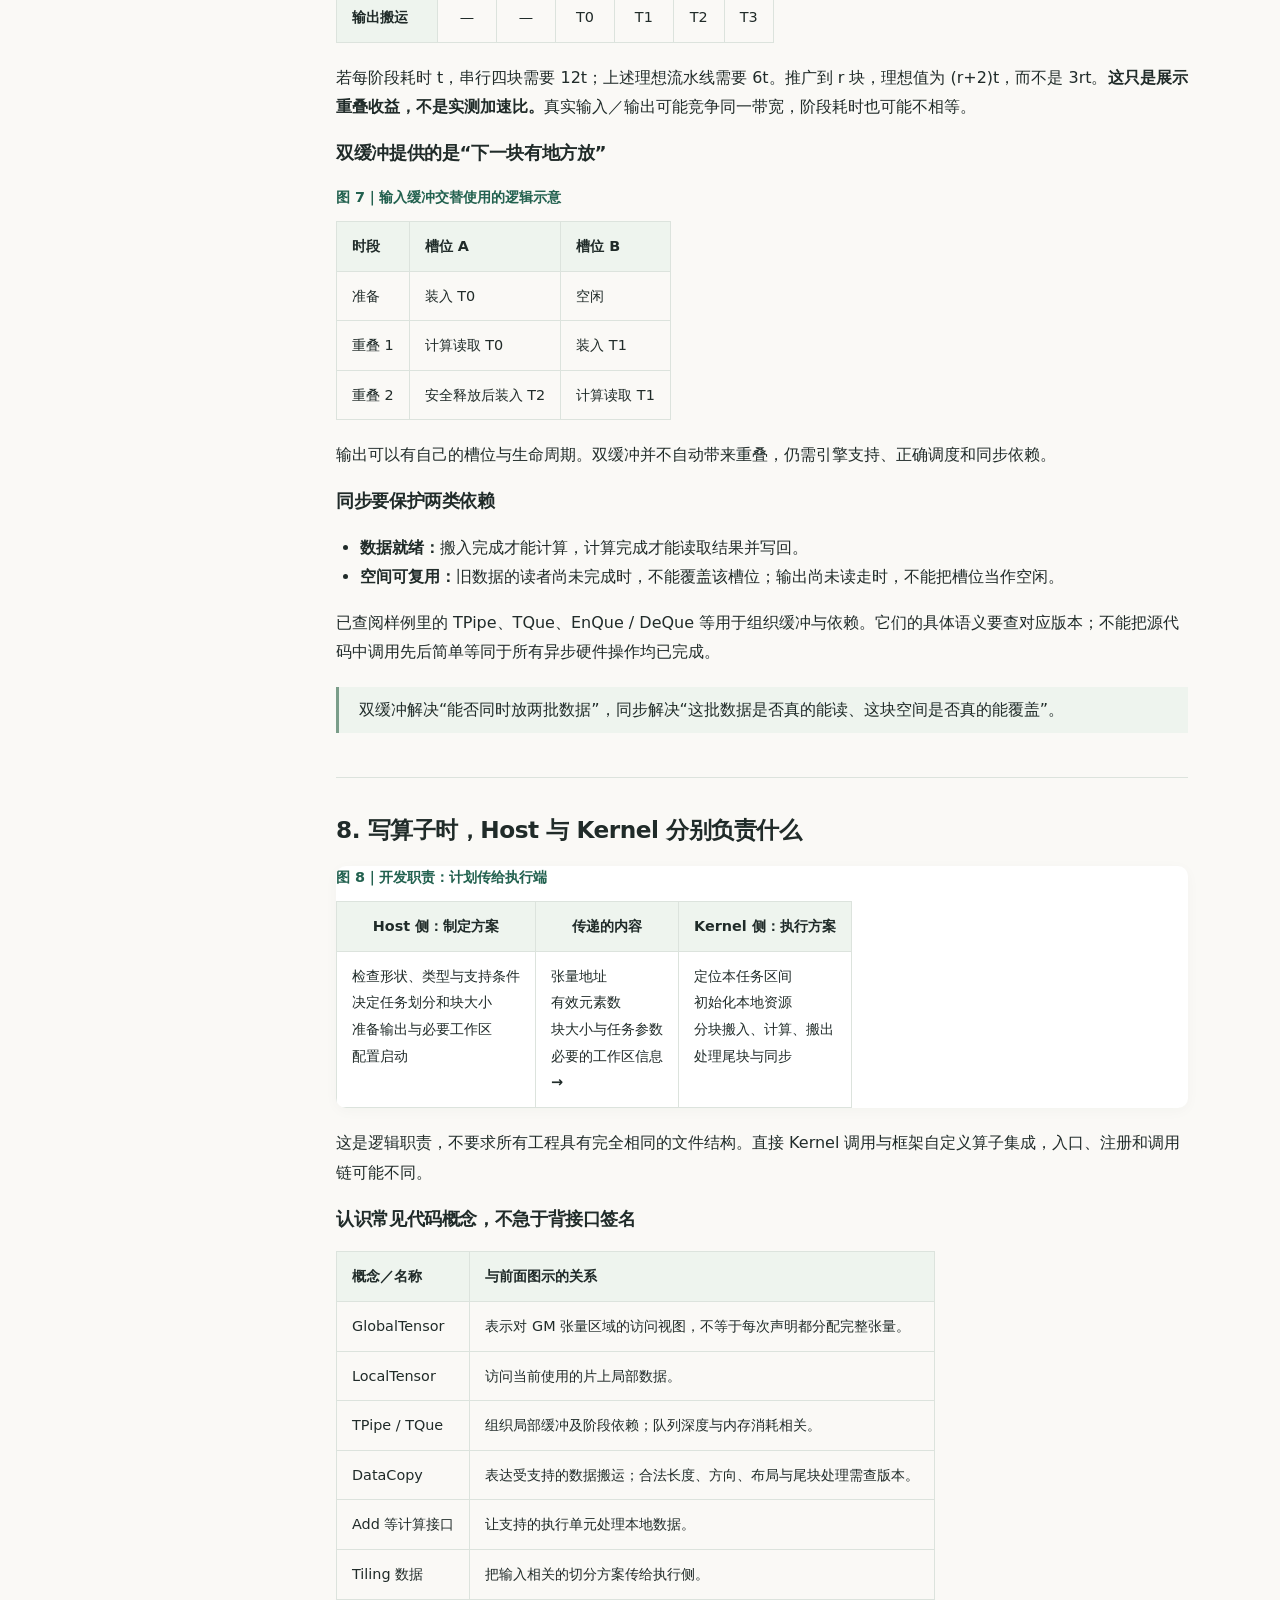
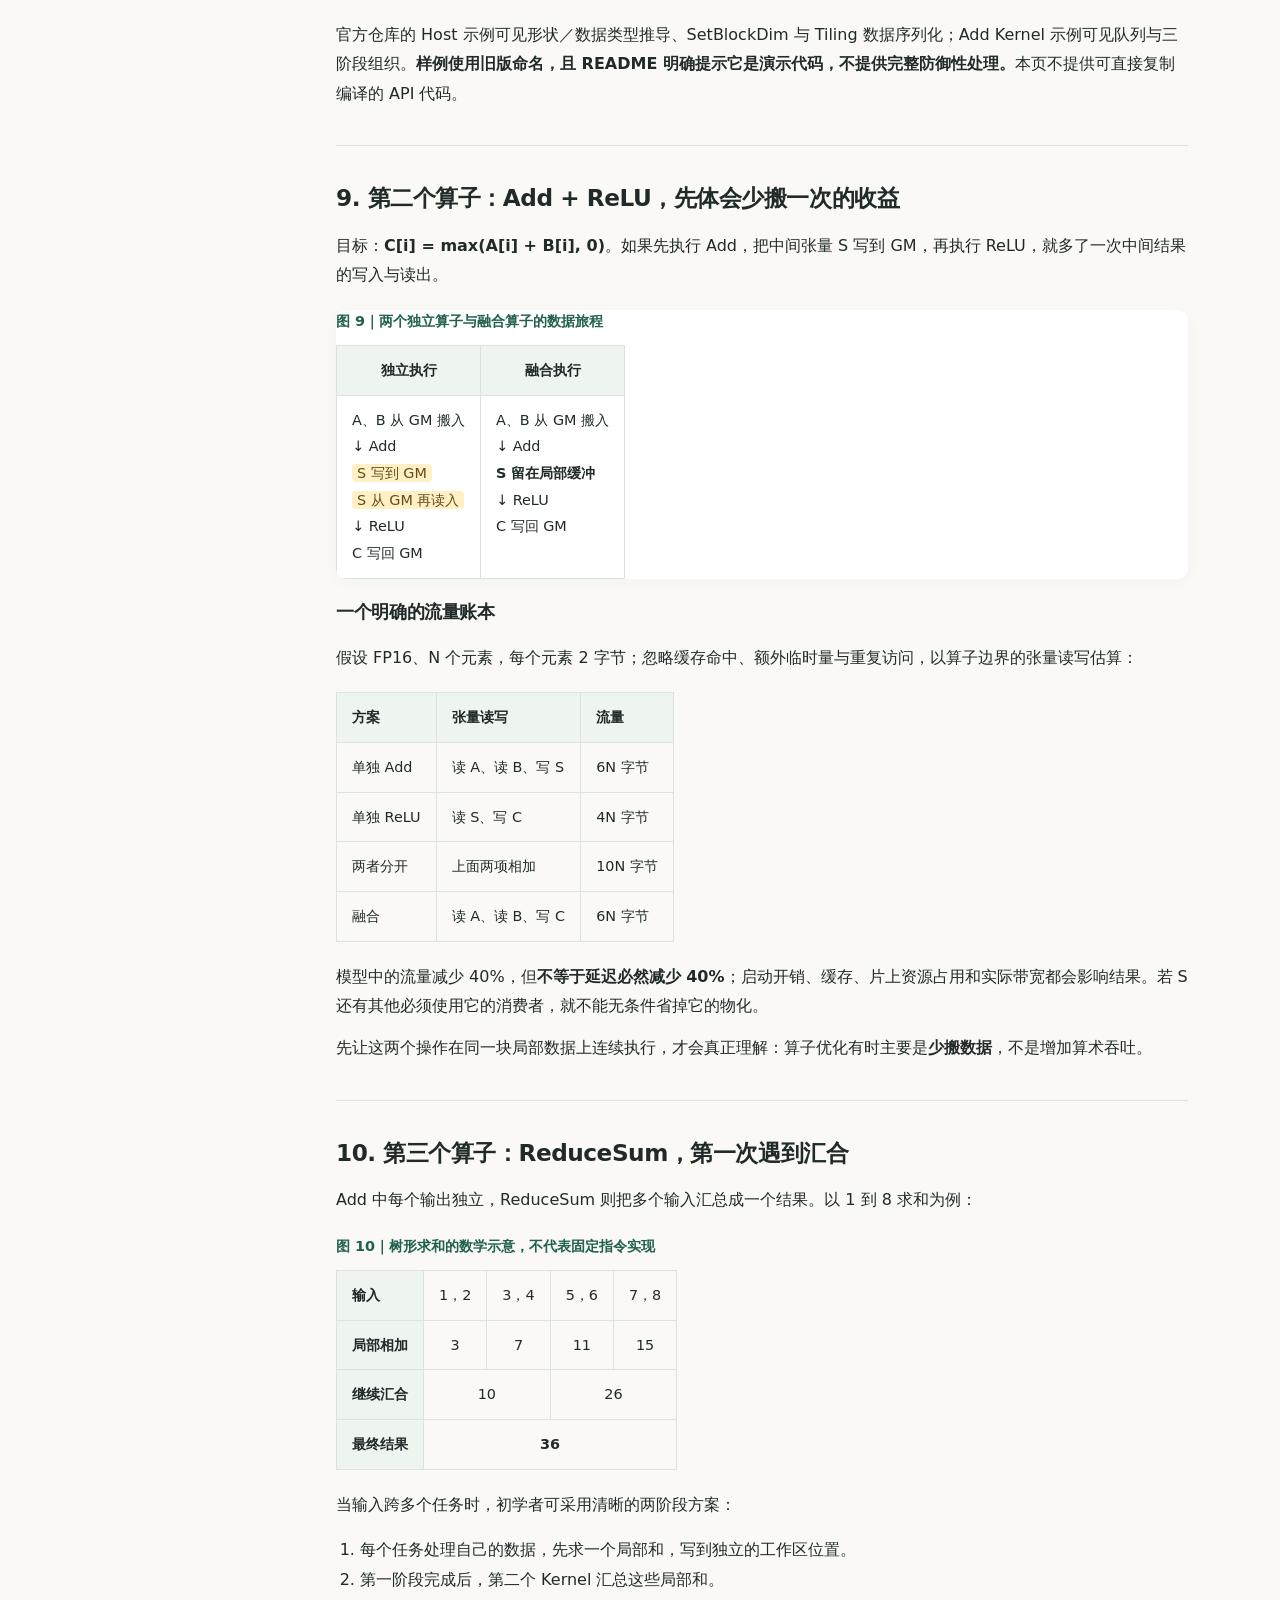
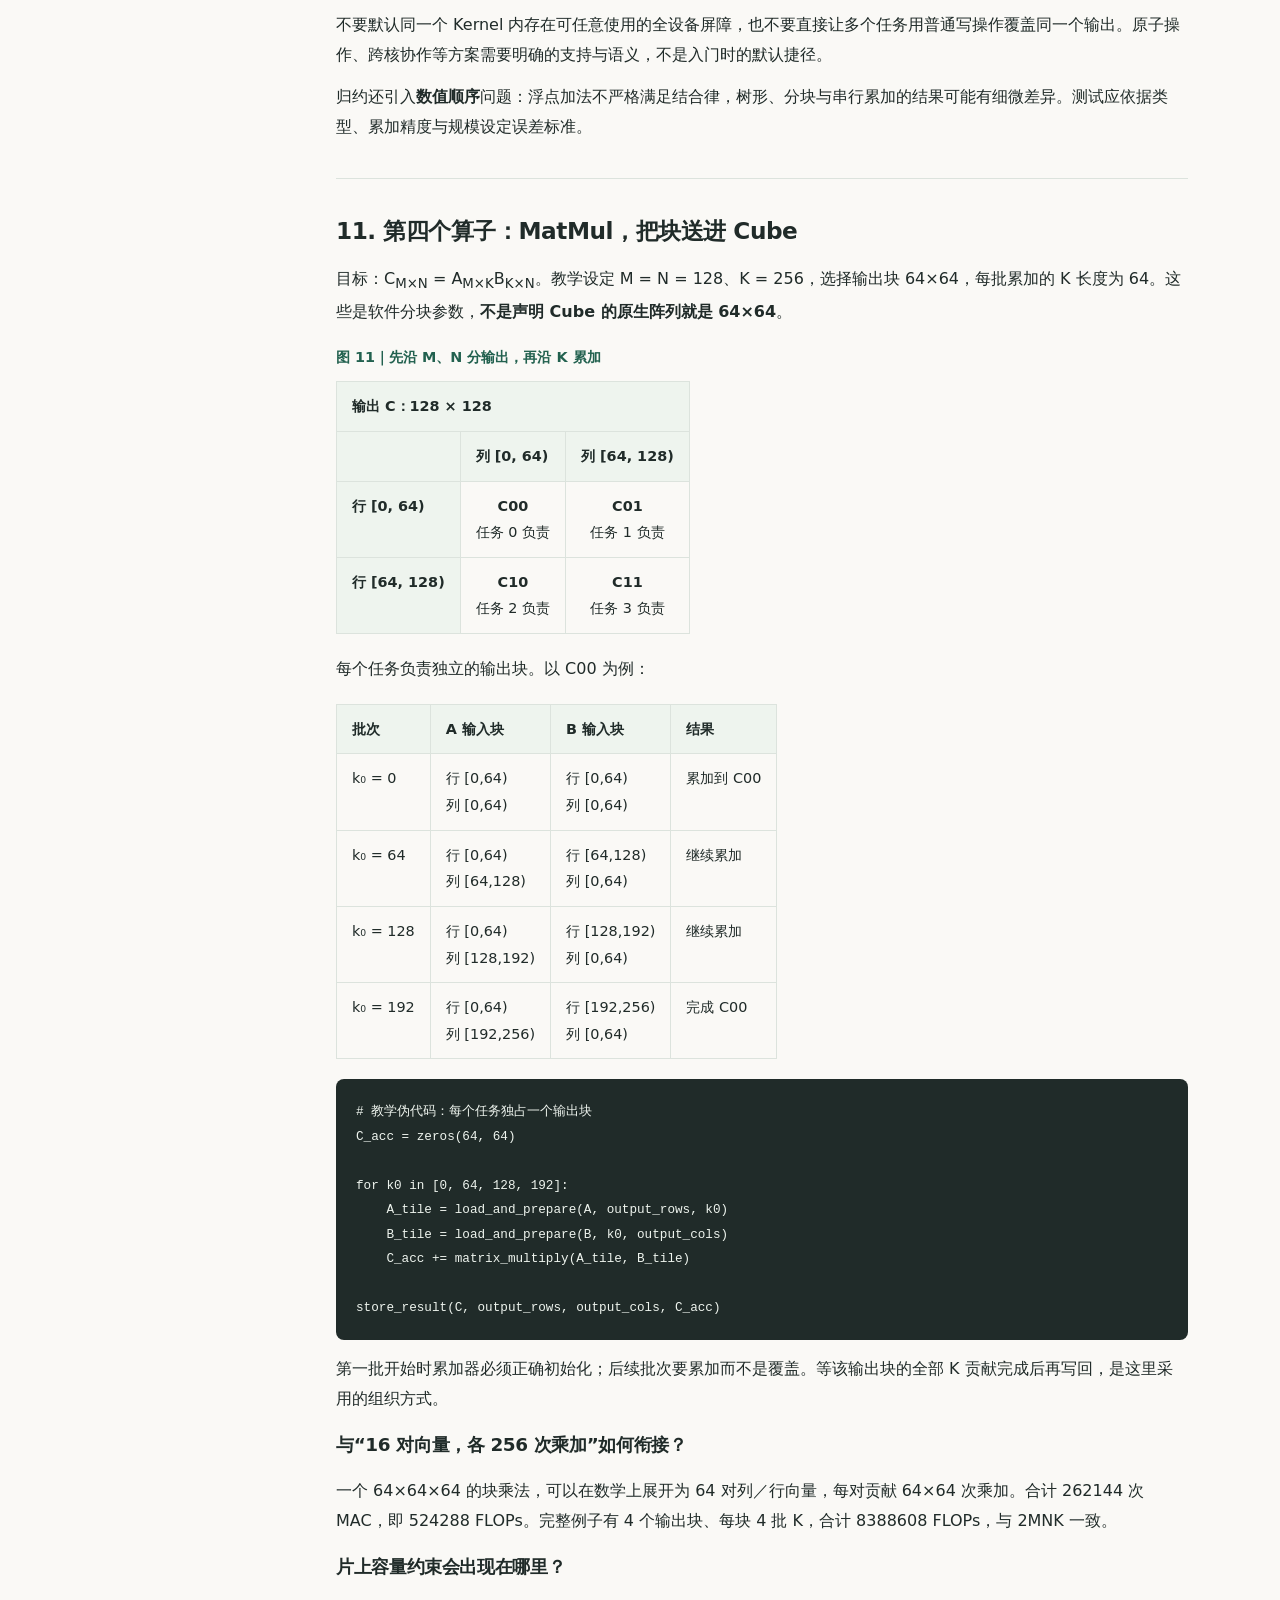
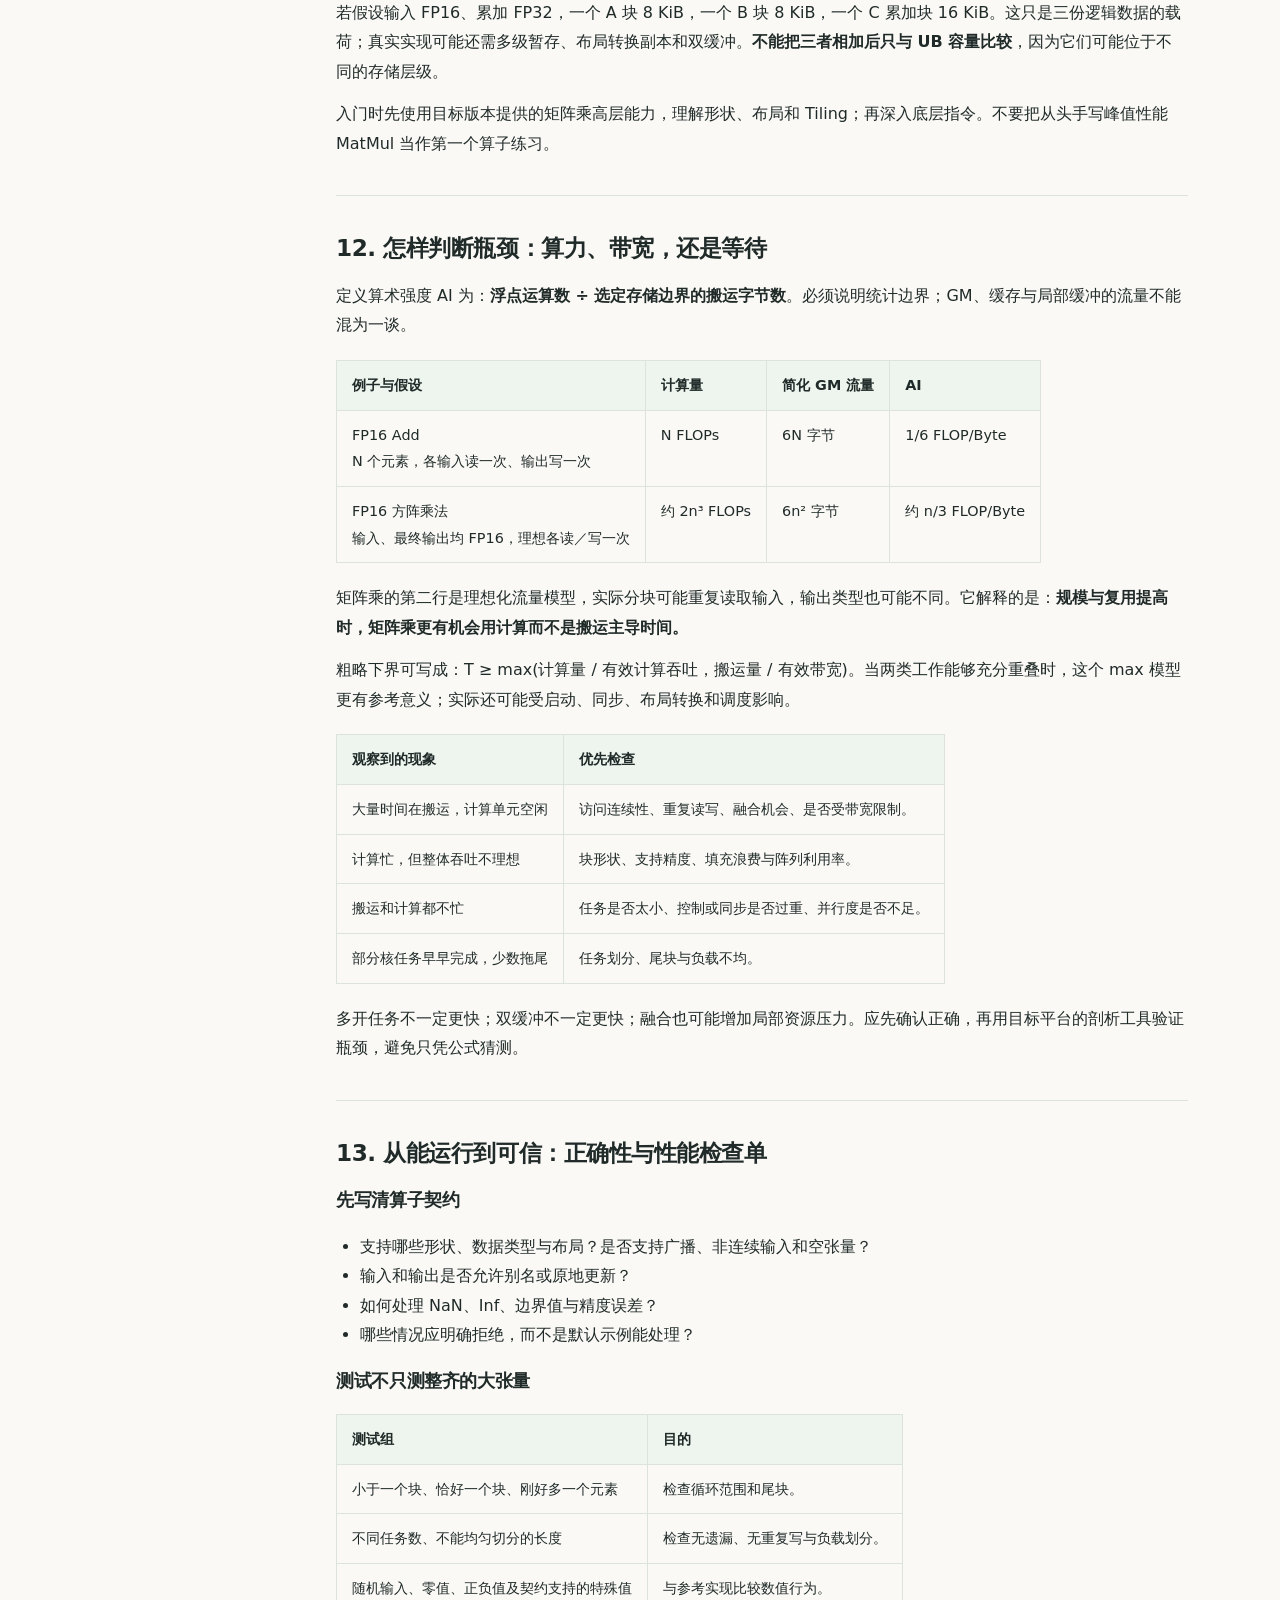
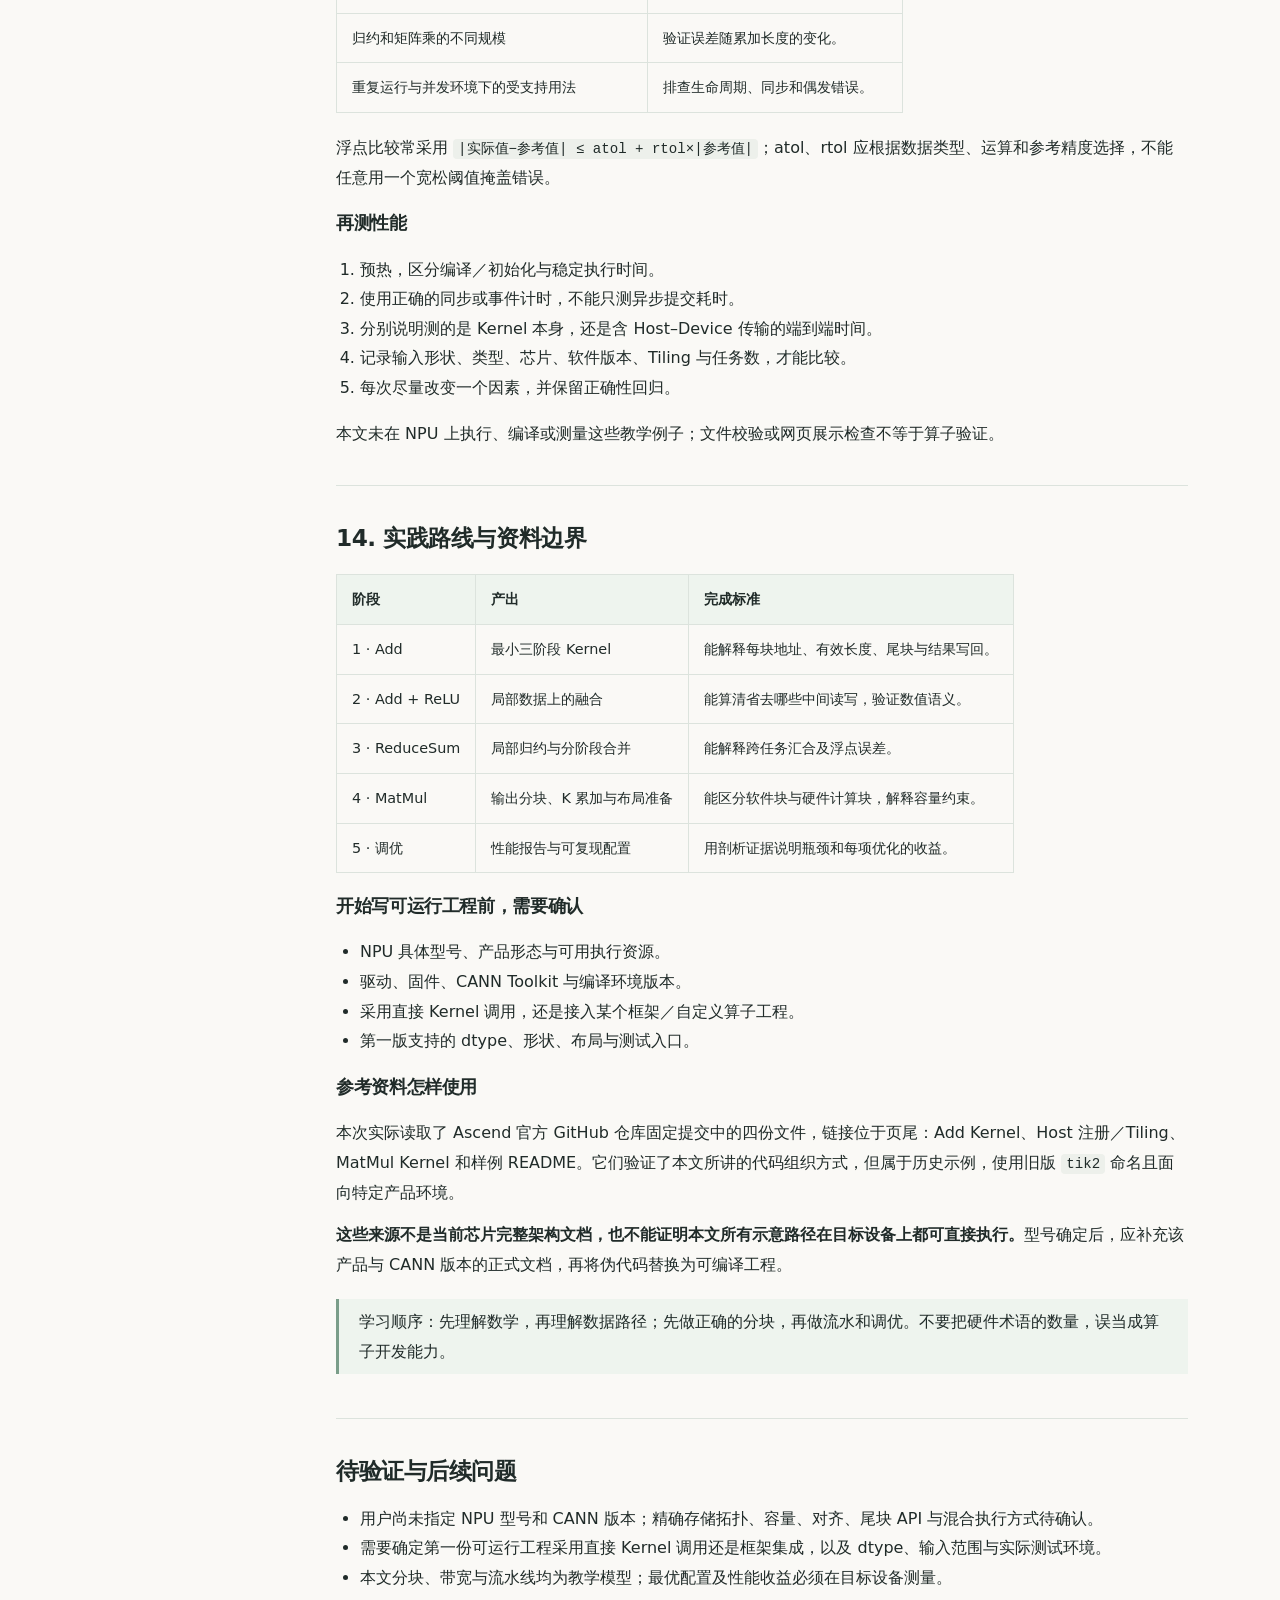
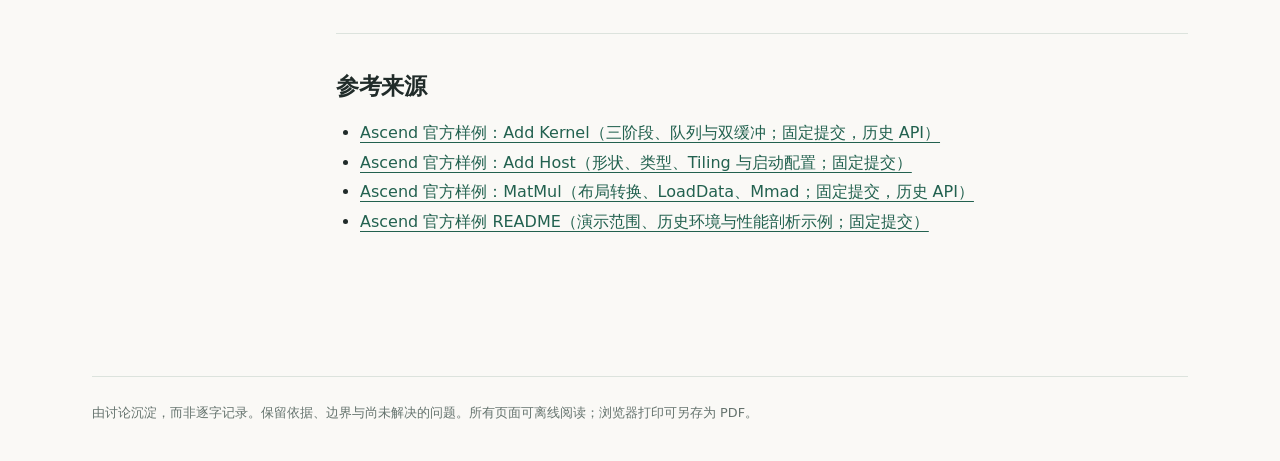
<file: history/npu-architecture-operator-development/v0001/index.html>
<!doctype html>
<html lang="zh-CN">
<head>
<meta charset="utf-8">
<meta name="viewport" content="width=device-width, initial-scale=1">
<meta http-equiv="Content-Security-Policy" content="default-src &#x27;none&#x27;; style-src &#x27;unsafe-inline&#x27;; script-src &#x27;none&#x27;; base-uri &#x27;none&#x27;; form-action &#x27;none&#x27;; object-src &#x27;none&#x27;">
<meta name="referrer" content="no-referrer">
<title>从 Cube / Vector 到 NPU 结构与算子开发 · 对话手记</title>
<style>:root{color-scheme:light;--paper:#faf9f6;--card:#fff;--ink:#202b29;--muted:#65736e;--accent:#22614f;--line:#dce3dd;--soft:#eef4ee;font-family:system-ui,-apple-system,"Segoe UI","Microsoft YaHei",sans-serif}
*{box-sizing:border-box}html{scroll-behavior:smooth}body{margin:0;background:var(--paper);color:var(--ink);line-height:1.85}a{color:var(--accent);text-underline-offset:4px}a:hover{color:#103e30}a:focus-visible,button:focus-visible,input:focus-visible,select:focus-visible,summary:focus-visible{outline:3px solid #9cbca8;outline-offset:4px}h1,h2,h3,h4{line-height:1.4;letter-spacing:-.02em}h1{font-size:clamp(2rem,4.5vw,3.8rem);margin:.4rem 0 1rem;font-weight:700}h2{font-size:1.45rem;margin:0 0 1rem}h3{font-size:1.15rem}p{margin:.8rem 0}button,input,select{font:inherit}button{cursor:pointer}.shell{max-width:1160px;margin:auto;padding:0 32px}.topbar{display:flex;justify-content:space-between;align-items:center;gap:20px;padding:25px 0;border-bottom:1px solid var(--line)}.brand{font-weight:700;text-decoration:none;letter-spacing:.04em}.eyebrow{color:var(--accent);font-size:.78rem;letter-spacing:.15em;text-transform:uppercase;font-weight:700}.muted,.meta{color:var(--muted);font-size:.88rem}.hero{padding:64px 0 38px;max-width:840px}.hero p{font-size:1.06rem;color:var(--muted);max-width:720px}.stats{display:flex;gap:36px;margin:20px 0 32px}.stat strong{display:block;font-size:1.9rem;line-height:1.4;font-variant-numeric:tabular-nums}.stat span{font-size:.82rem;color:var(--muted)}.toolbar{display:flex;gap:12px;margin:20px 0 24px}input,select{border:1px solid var(--line);border-radius:8px;background:var(--card);color:var(--ink);padding:11px 15px;min-width:0}input{flex:1}.grid{display:grid;grid-template-columns:repeat(auto-fill,minmax(290px,1fr));gap:20px}.card{padding:26px;background:var(--card);border:1px solid var(--line);border-radius:12px;display:flex;flex-direction:column;gap:12px;transition:border-color .15s}.card:hover{border-color:#9ab5a8}.card h2{margin:0;font-size:1.25rem}.card h2 a{text-decoration:none}.card p{margin:0;color:var(--muted);font-size:.95rem}.card .meta{margin-top:auto;padding-top:12px;border-top:1px solid var(--line)}.tags{display:flex;flex-wrap:wrap;gap:7px}.tag{display:inline-block;background:var(--soft);color:var(--accent);border-radius:5px;font-size:.76rem;padding:2px 9px}.status{background:#f1eee6;color:#736344}.empty{padding:55px 25px;text-align:center;border:1px dashed #b8c9bf;border-radius:12px;color:var(--muted)}.empty h2{color:var(--ink)}.empty code{font-size:.84rem}.footer{margin-top:64px;padding:24px 0 36px;border-top:1px solid var(--line);color:var(--muted);font-size:.8rem}.layout{display:grid;grid-template-columns:200px minmax(0,1fr);gap:44px;align-items:start}.toc{position:sticky;top:25px;font-size:.85rem;border-left:2px solid var(--line);padding-left:16px}.toc a{display:block;text-decoration:none;padding:5px 0;color:var(--muted)}.toc a:hover{color:var(--accent)}article{min-width:0}article section{margin-bottom:36px;padding-bottom:24px;border-bottom:1px solid var(--line);scroll-margin-top:25px}article section:last-child{border:0}article p,article li{overflow-wrap:anywhere}article ul,article ol{padding-left:1.5rem}blockquote{border-left:3px solid #7a9d89;margin:20px 0;padding:8px 20px;background:var(--soft)}code,kbd{background:#edf0eb;border-radius:4px;padding:2px 5px;font-family:Consolas,"SFMono-Regular",monospace;font-size:.88em}pre{background:#202b29;color:#eef4ee;padding:20px;border-radius:8px;overflow:auto;font-size:.9rem;line-height:1.7}pre code{background:transparent;color:inherit;padding:0}table{display:block;max-width:100%;overflow-x:auto;border-collapse:collapse;margin:20px 0;font-size:.9rem}th,td{padding:11px 15px;border:1px solid var(--line);text-align:left;vertical-align:top}th{background:var(--soft);font-weight:600}details{border:1px solid var(--line);border-radius:8px;padding:12px 18px;margin:16px 0}summary{cursor:pointer;font-weight:600}.revision{padding:12px 16px;background:var(--soft);border-radius:8px;margin-bottom:30px;font-size:.88rem}.history{font-size:.88rem}.history li{padding:7px 0}.sr-only{position:absolute;width:1px;height:1px;padding:0;margin:-1px;overflow:hidden;clip:rect(0,0,0,0);white-space:nowrap;border:0}[hidden]{display:none!important}.print{border:1px solid var(--line);background:white;border-radius:7px;color:var(--muted);padding:5px 12px}
@media(max-width:720px){.shell{padding:0 20px}.hero{padding:38px 0 24px}.layout{display:block}.toc{position:static;margin-bottom:32px;display:flex;flex-wrap:wrap;gap:2px 16px}.toc .eyebrow{width:100%}.toolbar{flex-direction:column}.grid{grid-template-columns:1fr}.stats{gap:25px}.topbar .muted{font-size:.75rem}h1{font-size:2.1rem}}
@media print{body{background:#fff;color:#000;font-size:11pt}.shell{max-width:none;padding:0}.topbar,.toc,.toolbar,.print,.footer,.history{display:none}.hero{padding:0 0 20px}.hero h1{font-size:25pt}.layout{display:block}article section{break-inside:auto}h2,h3{break-after:avoid}pre,blockquote,tr{break-inside:avoid}pre{white-space:pre-wrap;background:#f3f3f3;color:#000}a{color:inherit}.card{break-inside:avoid}.grid{display:block}.card{margin:12px 0}}
/* NPU tutorial: diagrams use semantic tables, scoped to this topic only. */
article section[id^="npu-"] caption{text-align:left;padding:0 0 12px;color:var(--accent);font-weight:700;line-height:1.6}
article section[id^="npu-"] table{width:100%}
article section[id^="npu-"] mark{background:#fff0c6;color:#654c17;padding:1px 5px;border-radius:4px}
#npu-map table:first-of-type,#npu-memory table:first-of-type,#npu-add-flow table:first-of-type,#npu-host-kernel table:first-of-type,#npu-fusion table:first-of-type{background:var(--card);border-radius:10px;box-shadow:0 3px 14px #203b2c08}
#npu-map table:first-of-type th[colspan]{background:#22614f;color:white;text-align:center;letter-spacing:.02em}
#npu-map table:first-of-type td[colspan]{background:#f7faf7}
#npu-memory table:first-of-type th,#npu-memory table:first-of-type td,#npu-host-kernel table:first-of-type th,#npu-fusion table:first-of-type th{text-align:center}
#npu-memory table:first-of-type td{line-height:2.1;min-width:220px}
#npu-pipeline table:first-of-type td{text-align:center;white-space:nowrap}
#npu-reduction table td,#npu-matmul table:first-of-type td{text-align:center}
@media print{article section[id^="npu-"] caption{color:#000}#npu-map table:first-of-type th[colspan]{background:#eee;color:#000}}

</style>
</head>
<body><div class="shell">
<header class="topbar"><a class="brand" href="../../../index.html">对话手记 <span class="muted">/ Dialogue notes</span></a><span class="muted">本地保存 · 持续生长</span></header>
<main><div class="hero"><div class="eyebrow">Discussion / 已沉淀</div>
<h1>从 Cube / Vector 到 NPU 结构与算子开发</h1><p>以一个数据块的旅程串起计算单元、存储层级、数据搬运、多核分块与同步，再用 Add、Add+ReLU、ReduceSum 和 MatMul 逐步建立算子开发模型。配有硬件层次图、数据流图、分块图与流水线时序图；数值例子是教学设定，不是某款芯片的性能承诺。</p><div class="tags"><span class="tag">NPU结构</span><span class="tag">Ascend C</span><span class="tag">算子开发</span><span class="tag">数据流</span><span class="tag">Tiling</span><span class="tag">流水线</span><span class="tag status">v1</span></div>
<p class="meta">更新于 2026-11-05 11:59:22 UTC</p></div>
<div class="revision">这是不可变的历史快照 v1。<a href="../../../pages/npu-architecture-operator-development.html">查看最新版本</a></div><div class="layout"><nav class="toc" aria-label="章节目录"><span class="eyebrow">Contents</span><a href="#npu-roadmap">1. 阅读路线：从会算，到安排它高效地算</a><a href="#npu-map">2. 从整机到计算单元：先把结构分清</a><a href="#npu-memory">3. 为什么需要多级存储：算得快，不代表喂得饱</a><a href="#npu-layout">4. 数学里的行列，不等于内存里的连续片段</a><a href="#npu-add-flow">5. 第一个算子：跟着一个 Add 数据块走一遍</a><a href="#npu-tiling">6. 两级切分：先分给核任务，再分成片上小块</a><a href="#npu-pipeline">7. 双缓冲与同步：让搬运和计算重叠，但不能抢跑</a><a href="#npu-host-kernel">8. 写算子时，Host 与 Kernel 分别负责什么</a><a href="#npu-fusion">9. 第二个算子：Add + ReLU，先体会少搬一次的收益</a><a href="#npu-reduction">10. 第三个算子：ReduceSum，第一次遇到汇合</a><a href="#npu-matmul">11. 第四个算子：MatMul，把块送进 Cube</a><a href="#npu-performance">12. 怎样判断瓶颈：算力、带宽，还是等待</a><a href="#npu-validation">13. 从能运行到可信：正确性与性能检查单</a><a href="#npu-next-steps">14. 实践路线与资料边界</a><a href="#open-questions">待验证与后续问题</a><a href="#references">参考来源</a></nav><article><section id="npu-roadmap"><h2>1. 阅读路线：从会算，到安排它高效地算</h2><blockquote><strong>算子开发的核心，不只是写出数学公式，而是安排：谁来算、数据放哪里、每次算多少、何时可以读取或复用缓冲。</strong></blockquote><table><caption>学习路线｜四个问题，逐层深入</caption><thead><tr><th>① 计算</th><th>② 结构</th><th>③ 数据流</th><th>④ 开发</th></tr></thead><tbody><tr><td>Cube / Vector<br>适合什么运算？</td><td>存储、搬运、控制<br>如何支撑计算？</td><td>分块、流水、同步<br>如何减少等待？</td><td>Host / Kernel<br>如何实现与验证？</td></tr></tbody></table><p>前置认识：Cube 擅长密集矩阵乘累加；Vector 擅长逐元素及适合向量化的运算。本文从这个基础向 NPU 结构与算子开发延伸，与 Loss／反向传播主题分开，也不重复前篇全部矩阵乘法推导。</p><h3>本页三种信息，请区别阅读</h3><ul><li><strong>通用原理：</strong>计算与数据搬运的关系、链路依赖、分块和数据复用。</li><li><strong>官方示例中已核实：</strong>Ascend 样例里的 CopyIn / Compute / CopyOut、队列、Host tiling，以及矩阵布局转换。来源列于页尾。</li><li><strong>教学假设：</strong>四个核任务、128 元素一块、64×64 矩阵块等，是用于算清过程的示意值，不是硬件参数或最优配置。</li></ul><p><strong>尚未指定 NPU 型号与 CANN 版本。</strong>因此本文是可离线阅读的原理与开发入门教程，不是已在目标硬件编译、测试过的工程。代码块全部标明伪代码；具体存储容量、通路、对齐、指令与 API 以目标环境为准。</p></section><section id="npu-map"><h2>2. 从整机到计算单元：先把结构分清</h2><table><caption>图 1｜Host → Device → 执行资源：逻辑层次图</caption><tbody><tr><th colspan="3">Host · 主机 CPU 与运行时</th></tr><tr><td colspan="3">检查输入、准备参数与内存、选择切分方案、提交任务。Host 的角色是组织执行，不是逐个计算全部张量元素。</td></tr><tr><th colspan="3">↓ 提交命令与参数　／　必要时进行 Host–Device 数据传输</th></tr><tr><th colspan="3">Device · NPU</th></tr><tr><td colspan="3"><strong>全局内存 GM：</strong>保存张量与工作区；对典型设备而言由 HBM／DDR 等设备内存提供。具体物理实现随产品变化。</td></tr><tr><th colspan="3">↕ 片上互连、缓存与数据搬运路径</th></tr><tr><th>执行资源／任务 0</th><th>执行资源／任务 1</th><th>更多执行资源</th></tr><tr><td>局部存储<br>搬运与同步<br>计算单元</td><td>局部存储<br>搬运与同步<br>计算单元</td><td>按任务划分协作<br>共享有限的外部带宽</td></tr></tbody></table><p><strong>图中不是“一张 NPU 只有一个 Cube 和一个 Vector”。</strong>NPU 往往具有多个执行资源。不同代际可能采用不同的 Cube／Vector 组织方式，包括组合或分离的设计；不能默认每个物理核都包含同样的单元，也不能把逻辑工作块数机械等同于物理核心数。</p><table><thead><tr><th>角色</th><th>主要职责</th><th>直观问题</th></tr></thead><tbody><tr><td>Cube</td><td>密集矩阵乘累加</td><td>如何提供足够多、可复用的矩阵数据？</td></tr><tr><td>Vector</td><td>逐元素计算及支持的向量／归约操作</td><td>怎样让一批数据连续、高效地进入计算？</td></tr><tr><td>Scalar / 控制</td><td>地址、循环、分支和指令组织</td><td>当前算哪块、循环几次、指向哪里？</td></tr><tr><td>搬运引擎，例如 MTE</td><td>按支持的路径移动数据</td><td>数据是否已经到位、结果是否已写出？</td></tr><tr><td>缓冲与累加存储</td><td>保存输入块、中间值与部分结果</td><td>容量够不够、何时能安全复用？</td></tr></tbody></table><p>这些是理解算子的主要角色，而不是完整芯片部件清单。并非任意存储之间都可以直接传输；执行通路受到硬件和指令约束。</p></section><section id="npu-memory"><h2>3. 为什么需要多级存储：算得快，不代表喂得饱</h2><p>若每做一次乘加都从全局内存重新取两个数、再写回部分和，计算单元容易被数据搬运拖住。片上存储让输入得以复用，也让中间结果不必反复离开计算侧。</p><table><caption>图 2｜两类逻辑数据路径，不是一条所有操作共用的流水线</caption><thead><tr><th>Vector 路径</th><th>Cube 路径</th></tr></thead><tbody><tr><td><strong>GM 中的张量</strong><br>↓ 搬入<br><strong>UB 等向量局部缓冲</strong><br>↔ Vector 计算<br><strong>局部结果</strong><br>↓ 搬出<br><strong>GM 中的输出</strong></td><td><strong>GM 中的矩阵块</strong><br>↓ 搬入／布局准备<br><strong>矩阵输入暂存与操作数缓冲</strong><br>↓<br><strong>Cube 乘累加</strong><br>↓<br><strong>局部累加结果 → 输出路径 → GM</strong></td></tr></tbody></table><h3>阅读昇腾资料时，常见名称怎么理解？</h3><table><thead><tr><th>名称</th><th>可先建立的理解</th><th>不要误解为</th></tr></thead><tbody><tr><td>GM</td><td>设备全局地址空间中的张量存储</td><td>每个核私有的一小块内存</td></tr><tr><td>L2</td><td>某些架构中的片上缓存层级</td><td>开发者总能任意分配的临时数组</td></tr><tr><td>UB / Unified Buffer</td><td>与 Vector 数据处理相关的局部缓冲</td><td>必然向所有计算核统一共享</td></tr><tr><td>L1、L0A / L0B</td><td>常见架构中用于矩阵数据暂存与供数的层级</td><td>必须与 CPU 缓存具有相同管理机制</td></tr><tr><td>L0C 等累加存储</td><td>保存矩阵乘的部分和／结果</td><td>每次乘加都要回到 GM 的普通输出数组</td></tr></tbody></table><p>名称仅用于对照常见术语。<strong>不同芯片的容量、物理归属、可访问关系与输出通路不完全相同。</strong>某条具体路径能否直接走通，需要核对型号文档；本文不把所有架构画成固定的 GM → L1 → L0 → UB 链。</p><blockquote>片上缓冲像工作台：小，但靠近计算。算子优化要决定每次放什么、用几次、什么时候换下一批。</blockquote></section><section id="npu-layout"><h2>4. 数学里的行列，不等于内存里的连续片段</h2><p>前篇用“左矩阵取列、右矩阵取行”的外积视角解释复用。但这<strong>不意味着每次都从 GM 零散地读取一条列向量</strong>。</p><table><caption>图 3｜同一个矩阵：二维数学视图与一维物理排列</caption><tbody><tr><th>二维矩阵 A</th><td><code>[1  2  3  4]</code><br><code>[5  6  7  8]</code></td></tr><tr><th>假设按行连续存放</th><td><code>1 → 2 → 3 → 4 → 5 → 6 → 7 → 8</code></td></tr><tr><th>取第二列</th><td>取出 2 与 6：相邻行之间跨越 4 个元素，并不连续。</td></tr></tbody></table><p>实际可能先搬入较大的连续块，再通过支持的搬运、转置或布局转换形成计算需要的块。部分格式转换可以与搬运结合，具体取决于能力与 API。</p><p>官方历史 MatMul 样例中就能看到 ND → NZ 等布局准备、后续 LoadData 与 Mmad 的组合。但样例针对特定旧版环境，不能把其中的格式与调用签名当作所有新硬件的要求。</p><blockquote><strong>数学切分回答“哪些数参与运算”；物理布局回答“这些数放在哪里、怎样高效取到”。</strong>两者需要配合，但不是同一个问题。</blockquote></section><section id="npu-add-flow"><h2>5. 第一个算子：跟着一个 Add 数据块走一遍</h2><p>任务：<strong>C[i] = A[i] + B[i]</strong>。先假设输入形状一致、连续存储、无广播，并且结果写入独立输出。选 Add 是为了先看清数据流，不被复杂数学分散注意力。</p><table><caption>图 4｜一次数据块处理：搬入 → 计算 → 搬出</caption><tbody><tr><th>① 输入在 GM</th><td>A 的当前片段、B 的当前片段；结果区域 C 已分配。</td></tr><tr><th>↓ CopyIn</th><td>将有效输入搬入本任务的局部缓冲；等待数据可供计算使用。</td></tr><tr><th>② 局部计算</th><td>Vector 执行逐元素加法：<code>c_local = a_local + b_local</code>。</td></tr><tr><th>↓ CopyOut</th><td>在结果已就绪后，把有效输出写回 GM。</td></tr><tr><th>③ 释放／复用</th><td>相关读写完成后，缓冲槽位可交给后续块。</td></tr></tbody></table><p>一个基本 Kernel 的主体因此可以拆为三个职责：<strong>CopyIn、Compute、CopyOut</strong>。这也与已查阅的官方 Add 示例的组织方式一致。</p><h3>缓冲容量也能算清</h3><p>教学设定：每块 128 个 FP16 元素，每元素 2 字节。如果输入 A、B 和输出 C 各有一个独立缓冲：</p><p><strong>单套数据缓冲 = 3 × 128 × 2 = 768 字节。</strong></p><p>若三者都各准备两份槽位，则纯数据载荷为 1536 字节。实际分配还要考虑对齐、临时空间和运行时限制；这不是任何芯片的 UB 容量声明。</p></section><section id="npu-tiling"><h2>6. 两级切分：先分给核任务，再分成片上小块</h2><p>教学例子：总共 <strong>1000 个元素</strong>，安排 <strong>4 个逻辑核任务</strong>，每个完整任务负责 256 个元素，每次处理 128 个元素。</p><table><caption>图 5｜任务划分与尾块：使用左闭右开区间</caption><thead><tr><th>任务</th><th>负责范围</th><th>第 1 块</th><th>第 2 块</th></tr></thead><tbody><tr><th>0</th><td>[0, 256)</td><td>128 个</td><td>128 个</td></tr><tr><th>1</th><td>[256, 512)</td><td>128 个</td><td>128 个</td></tr><tr><th>2</th><td>[512, 768)</td><td>128 个</td><td>128 个</td></tr><tr><th>3</th><td>[768, 1000)</td><td>128 个</td><td><mark>104 个有效元素</mark></td></tr></tbody></table><p>先给任务分配互不重叠的输出范围，再让每个任务在自己的范围内循环。这避免了 Add 的跨任务合并。任务数由运行时映射到实际执行资源，不表示这张芯片只有四个物理核。</p><h3>与硬件 API 无关的同步伪代码</h3><pre><code># 教学伪代码：下面的读写操作视为完成后才返回
# c 为当前任务编号，不是实际 Ascend C API
base = c * 256
end  = min(base + 256, N)

for offset in range(base, end, 128):
    valid = min(128, end - offset)
    a_local = read_valid(A, offset, valid)
    b_local = read_valid(B, offset, valid)
    c_local = vector_add(a_local, b_local, valid)
    write_valid(C, offset, c_local, valid)</code></pre><p>数学切分允许这样写；落到真实 API，还需要满足地址、长度、步长与计算指令的约束。</p><h3>尾块为什么是正确性的重点？</h3><ul><li>最后一块只有 104 个有效元素，不能盲目从 GM 读取 128 个，或向输出写出 128 个。</li><li>如本地计算需要补齐，可使用目标环境支持的安全搬运、填充和掩码方案；<strong>局部补齐不代表允许全局越界读写</strong>。</li><li>还要避免多个任务的实际写回范围因对齐处理而重叠。</li><li>128、256 在这里是教学参数，不是通用最优值；真实 Tiling 应根据输入、硬件容量与测量调整。</li></ul></section><section id="npu-pipeline"><h2>7. 双缓冲与同步：让搬运和计算重叠，但不能抢跑</h2><p>如果一个块的输入搬运、计算、输出搬运全都串行，计算单元在搬运期间可能空闲。独立执行引擎与合理缓冲让不同块的阶段有机会重叠。</p><table><caption>图 6｜理想三阶段流水线：四个块，三阶段等时长</caption><thead><tr><th>阶段／时段</th><th>0</th><th>1</th><th>2</th><th>3</th><th>4</th><th>5</th></tr></thead><tbody><tr><th>输入搬运</th><td><mark>T0</mark></td><td><mark>T1</mark></td><td><mark>T2</mark></td><td><mark>T3</mark></td><td>—</td><td>—</td></tr><tr><th>计算</th><td>—</td><td><strong>T0</strong></td><td><strong>T1</strong></td><td><strong>T2</strong></td><td><strong>T3</strong></td><td>—</td></tr><tr><th>输出搬运</th><td>—</td><td>—</td><td>T0</td><td>T1</td><td>T2</td><td>T3</td></tr></tbody></table><p>若每阶段耗时 t，串行四块需要 12t；上述理想流水线需要 6t。推广到 r 块，理想值为 (r+2)t，而不是 3rt。<strong>这只是展示重叠收益，不是实测加速比。</strong>真实输入／输出可能竞争同一带宽，阶段耗时也可能不相等。</p><h3>双缓冲提供的是“下一块有地方放”</h3><table><caption>图 7｜输入缓冲交替使用的逻辑示意</caption><thead><tr><th>时段</th><th>槽位 A</th><th>槽位 B</th></tr></thead><tbody><tr><td>准备</td><td>装入 T0</td><td>空闲</td></tr><tr><td>重叠 1</td><td>计算读取 T0</td><td>装入 T1</td></tr><tr><td>重叠 2</td><td>安全释放后装入 T2</td><td>计算读取 T1</td></tr></tbody></table><p>输出可以有自己的槽位与生命周期。双缓冲并不自动带来重叠，仍需引擎支持、正确调度和同步依赖。</p><h3>同步要保护两类依赖</h3><ul><li><strong>数据就绪：</strong>搬入完成才能计算，计算完成才能读取结果并写回。</li><li><strong>空间可复用：</strong>旧数据的读者尚未完成时，不能覆盖该槽位；输出尚未读走时，不能把槽位当作空闲。</li></ul><p>已查阅样例里的 TPipe、TQue、EnQue / DeQue 等用于组织缓冲与依赖。它们的具体语义要查对应版本；不能把源代码中调用先后简单等同于所有异步硬件操作均已完成。</p><blockquote>双缓冲解决“能否同时放两批数据”，同步解决“这批数据是否真的能读、这块空间是否真的能覆盖”。</blockquote></section><section id="npu-host-kernel"><h2>8. 写算子时，Host 与 Kernel 分别负责什么</h2><table><caption>图 8｜开发职责：计划传给执行端</caption><thead><tr><th>Host 侧：制定方案</th><th>传递的内容</th><th>Kernel 侧：执行方案</th></tr></thead><tbody><tr><td>检查形状、类型与支持条件<br>决定任务划分和块大小<br>准备输出与必要工作区<br>配置启动</td><td>张量地址<br>有效元素数<br>块大小与任务参数<br>必要的工作区信息<br><strong>→</strong></td><td>定位本任务区间<br>初始化本地资源<br>分块搬入、计算、搬出<br>处理尾块与同步</td></tr></tbody></table><p>这是逻辑职责，不要求所有工程具有完全相同的文件结构。直接 Kernel 调用与框架自定义算子集成，入口、注册和调用链可能不同。</p><h3>认识常见代码概念，不急于背接口签名</h3><table><thead><tr><th>概念／名称</th><th>与前面图示的关系</th></tr></thead><tbody><tr><td>GlobalTensor</td><td>表示对 GM 张量区域的访问视图，不等于每次声明都分配完整张量。</td></tr><tr><td>LocalTensor</td><td>访问当前使用的片上局部数据。</td></tr><tr><td>TPipe / TQue</td><td>组织局部缓冲及阶段依赖；队列深度与内存消耗相关。</td></tr><tr><td>DataCopy</td><td>表达受支持的数据搬运；合法长度、方向、布局与尾块处理需查版本。</td></tr><tr><td>Add 等计算接口</td><td>让支持的执行单元处理本地数据。</td></tr><tr><td>Tiling 数据</td><td>把输入相关的切分方案传给执行侧。</td></tr></tbody></table><p>官方仓库的 Host 示例可见形状／数据类型推导、SetBlockDim 与 Tiling 数据序列化；Add Kernel 示例可见队列与三阶段组织。<strong>样例使用旧版命名，且 README 明确提示它是演示代码，不提供完整防御性处理。</strong>本页不提供可直接复制编译的 API 代码。</p></section><section id="npu-fusion"><h2>9. 第二个算子：Add + ReLU，先体会少搬一次的收益</h2><p>目标：<strong>C[i] = max(A[i] + B[i], 0)</strong>。如果先执行 Add，把中间张量 S 写到 GM，再执行 ReLU，就多了一次中间结果的写入与读出。</p><table><caption>图 9｜两个独立算子与融合算子的数据旅程</caption><thead><tr><th>独立执行</th><th>融合执行</th></tr></thead><tbody><tr><td>A、B 从 GM 搬入<br>↓ Add<br><mark>S 写到 GM</mark><br><mark>S 从 GM 再读入</mark><br>↓ ReLU<br>C 写回 GM</td><td>A、B 从 GM 搬入<br>↓ Add<br><strong>S 留在局部缓冲</strong><br>↓ ReLU<br>C 写回 GM</td></tr></tbody></table><h3>一个明确的流量账本</h3><p>假设 FP16、N 个元素，每个元素 2 字节；忽略缓存命中、额外临时量与重复访问，以算子边界的张量读写估算：</p><table><thead><tr><th>方案</th><th>张量读写</th><th>流量</th></tr></thead><tbody><tr><td>单独 Add</td><td>读 A、读 B、写 S</td><td>6N 字节</td></tr><tr><td>单独 ReLU</td><td>读 S、写 C</td><td>4N 字节</td></tr><tr><td>两者分开</td><td>上面两项相加</td><td>10N 字节</td></tr><tr><td>融合</td><td>读 A、读 B、写 C</td><td>6N 字节</td></tr></tbody></table><p>模型中的流量减少 40%，但<strong>不等于延迟必然减少 40%</strong>；启动开销、缓存、片上资源占用和实际带宽都会影响结果。若 S 还有其他必须使用它的消费者，就不能无条件省掉它的物化。</p><p>先让这两个操作在同一块局部数据上连续执行，才会真正理解：算子优化有时主要是<strong>少搬数据</strong>，不是增加算术吞吐。</p></section><section id="npu-reduction"><h2>10. 第三个算子：ReduceSum，第一次遇到汇合</h2><p>Add 中每个输出独立，ReduceSum 则把多个输入汇总成一个结果。以 1 到 8 求和为例：</p><table><caption>图 10｜树形求和的数学示意，不代表固定指令实现</caption><tbody><tr><th>输入</th><td>1，2</td><td>3，4</td><td>5，6</td><td>7，8</td></tr><tr><th>局部相加</th><td>3</td><td>7</td><td>11</td><td>15</td></tr><tr><th>继续汇合</th><td colspan="2">10</td><td colspan="2">26</td></tr><tr><th>最终结果</th><td colspan="4"><strong>36</strong></td></tr></tbody></table><p>当输入跨多个任务时，初学者可采用清晰的两阶段方案：</p><ol><li>每个任务处理自己的数据，先求一个局部和，写到独立的工作区位置。</li><li>第一阶段完成后，第二个 Kernel 汇总这些局部和。</li></ol><p>不要默认同一个 Kernel 内存在可任意使用的全设备屏障，也不要直接让多个任务用普通写操作覆盖同一个输出。原子操作、跨核协作等方案需要明确的支持与语义，不是入门时的默认捷径。</p><p>归约还引入<strong>数值顺序</strong>问题：浮点加法不严格满足结合律，树形、分块与串行累加的结果可能有细微差异。测试应依据类型、累加精度与规模设定误差标准。</p></section><section id="npu-matmul"><h2>11. 第四个算子：MatMul，把块送进 Cube</h2><p>目标：C<sub>M×N</sub> = A<sub>M×K</sub>B<sub>K×N</sub>。教学设定 M = N = 128、K = 256，选择输出块 64×64，每批累加的 K 长度为 64。这些是软件分块参数，<strong>不是声明 Cube 的原生阵列就是 64×64</strong>。</p><table><caption>图 11｜先沿 M、N 分输出，再沿 K 累加</caption><tbody><tr><th colspan="3">输出 C：128 × 128</th></tr><tr><th></th><th>列 [0, 64)</th><th>列 [64, 128)</th></tr><tr><th>行 [0, 64)</th><td><strong>C00</strong><br>任务 0 负责</td><td><strong>C01</strong><br>任务 1 负责</td></tr><tr><th>行 [64, 128)</th><td><strong>C10</strong><br>任务 2 负责</td><td><strong>C11</strong><br>任务 3 负责</td></tr></tbody></table><p>每个任务负责独立的输出块。以 C00 为例：</p><table><thead><tr><th>批次</th><th>A 输入块</th><th>B 输入块</th><th>结果</th></tr></thead><tbody><tr><td>k₀ = 0</td><td>行 [0,64)<br>列 [0,64)</td><td>行 [0,64)<br>列 [0,64)</td><td>累加到 C00</td></tr><tr><td>k₀ = 64</td><td>行 [0,64)<br>列 [64,128)</td><td>行 [64,128)<br>列 [0,64)</td><td>继续累加</td></tr><tr><td>k₀ = 128</td><td>行 [0,64)<br>列 [128,192)</td><td>行 [128,192)<br>列 [0,64)</td><td>继续累加</td></tr><tr><td>k₀ = 192</td><td>行 [0,64)<br>列 [192,256)</td><td>行 [192,256)<br>列 [0,64)</td><td>完成 C00</td></tr></tbody></table><pre><code># 教学伪代码：每个任务独占一个输出块
C_acc = zeros(64, 64)

for k0 in [0, 64, 128, 192]:
    A_tile = load_and_prepare(A, output_rows, k0)
    B_tile = load_and_prepare(B, k0, output_cols)
    C_acc += matrix_multiply(A_tile, B_tile)

store_result(C, output_rows, output_cols, C_acc)</code></pre><p>第一批开始时累加器必须正确初始化；后续批次要累加而不是覆盖。等该输出块的全部 K 贡献完成后再写回，是这里采用的组织方式。</p><h3>与“16 对向量，各 256 次乘加”如何衔接？</h3><p>一个 64×64×64 的块乘法，可以在数学上展开为 64 对列／行向量，每对贡献 64×64 次乘加。合计 262144 次 MAC，即 524288 FLOPs。完整例子有 4 个输出块、每块 4 批 K，合计 8388608 FLOPs，与 2MNK 一致。</p><h3>片上容量约束会出现在哪里？</h3><p>若假设输入 FP16、累加 FP32，一个 A 块 8 KiB，一个 B 块 8 KiB，一个 C 累加块 16 KiB。这只是三份逻辑数据的载荷；真实实现可能还需多级暂存、布局转换副本和双缓冲。<strong>不能把三者相加后只与 UB 容量比较</strong>，因为它们可能位于不同的存储层级。</p><p>入门时先使用目标版本提供的矩阵乘高层能力，理解形状、布局和 Tiling；再深入底层指令。不要把从头手写峰值性能 MatMul 当作第一个算子练习。</p></section><section id="npu-performance"><h2>12. 怎样判断瓶颈：算力、带宽，还是等待</h2><p>定义算术强度 AI 为：<strong>浮点运算数 ÷ 选定存储边界的搬运字节数</strong>。必须说明统计边界；GM、缓存与局部缓冲的流量不能混为一谈。</p><table><thead><tr><th>例子与假设</th><th>计算量</th><th>简化 GM 流量</th><th>AI</th></tr></thead><tbody><tr><td>FP16 Add<br>N 个元素，各输入读一次、输出写一次</td><td>N FLOPs</td><td>6N 字节</td><td>1/6 FLOP/Byte</td></tr><tr><td>FP16 方阵乘法<br>输入、最终输出均 FP16，理想各读／写一次</td><td>约 2n³ FLOPs</td><td>6n² 字节</td><td>约 n/3 FLOP/Byte</td></tr></tbody></table><p>矩阵乘的第二行是理想化流量模型，实际分块可能重复读取输入，输出类型也可能不同。它解释的是：<strong>规模与复用提高时，矩阵乘更有机会用计算而不是搬运主导时间。</strong></p><p>粗略下界可写成：T ≥ max(计算量 / 有效计算吞吐，搬运量 / 有效带宽)。当两类工作能够充分重叠时，这个 max 模型更有参考意义；实际还可能受启动、同步、布局转换和调度影响。</p><table><thead><tr><th>观察到的现象</th><th>优先检查</th></tr></thead><tbody><tr><td>大量时间在搬运，计算单元空闲</td><td>访问连续性、重复读写、融合机会、是否受带宽限制。</td></tr><tr><td>计算忙，但整体吞吐不理想</td><td>块形状、支持精度、填充浪费与阵列利用率。</td></tr><tr><td>搬运和计算都不忙</td><td>任务是否太小、控制或同步是否过重、并行度是否不足。</td></tr><tr><td>部分核任务早早完成，少数拖尾</td><td>任务划分、尾块与负载不均。</td></tr></tbody></table><p>多开任务不一定更快；双缓冲不一定更快；融合也可能增加局部资源压力。应先确认正确，再用目标平台的剖析工具验证瓶颈，避免只凭公式猜测。</p></section><section id="npu-validation"><h2>13. 从能运行到可信：正确性与性能检查单</h2><h3>先写清算子契约</h3><ul><li>支持哪些形状、数据类型与布局？是否支持广播、非连续输入和空张量？</li><li>输入和输出是否允许别名或原地更新？</li><li>如何处理 NaN、Inf、边界值与精度误差？</li><li>哪些情况应明确拒绝，而不是默认示例能处理？</li></ul><h3>测试不只测整齐的大张量</h3><table><thead><tr><th>测试组</th><th>目的</th></tr></thead><tbody><tr><td>小于一个块、恰好一个块、刚好多一个元素</td><td>检查循环范围和尾块。</td></tr><tr><td>不同任务数、不能均匀切分的长度</td><td>检查无遗漏、无重复写与负载划分。</td></tr><tr><td>随机输入、零值、正负值及契约支持的特殊值</td><td>与参考实现比较数值行为。</td></tr><tr><td>归约和矩阵乘的不同规模</td><td>验证误差随累加长度的变化。</td></tr><tr><td>重复运行与并发环境下的受支持用法</td><td>排查生命周期、同步和偶发错误。</td></tr></tbody></table><p>浮点比较常采用 <code>|实际值−参考值| ≤ atol + rtol×|参考值|</code>；atol、rtol 应根据数据类型、运算和参考精度选择，不能任意用一个宽松阈值掩盖错误。</p><h3>再测性能</h3><ol><li>预热，区分编译／初始化与稳定执行时间。</li><li>使用正确的同步或事件计时，不能只测异步提交耗时。</li><li>分别说明测的是 Kernel 本身，还是含 Host–Device 传输的端到端时间。</li><li>记录输入形状、类型、芯片、软件版本、Tiling 与任务数，才能比较。</li><li>每次尽量改变一个因素，并保留正确性回归。</li></ol><p>本文未在 NPU 上执行、编译或测量这些教学例子；文件校验或网页展示检查不等于算子验证。</p></section><section id="npu-next-steps"><h2>14. 实践路线与资料边界</h2><table><thead><tr><th>阶段</th><th>产出</th><th>完成标准</th></tr></thead><tbody><tr><td>1 · Add</td><td>最小三阶段 Kernel</td><td>能解释每块地址、有效长度、尾块与结果写回。</td></tr><tr><td>2 · Add + ReLU</td><td>局部数据上的融合</td><td>能算清省去哪些中间读写，验证数值语义。</td></tr><tr><td>3 · ReduceSum</td><td>局部归约与分阶段合并</td><td>能解释跨任务汇合及浮点误差。</td></tr><tr><td>4 · MatMul</td><td>输出分块、K 累加与布局准备</td><td>能区分软件块与硬件计算块，解释容量约束。</td></tr><tr><td>5 · 调优</td><td>性能报告与可复现配置</td><td>用剖析证据说明瓶颈和每项优化的收益。</td></tr></tbody></table><h3>开始写可运行工程前，需要确认</h3><ul><li>NPU 具体型号、产品形态与可用执行资源。</li><li>驱动、固件、CANN Toolkit 与编译环境版本。</li><li>采用直接 Kernel 调用，还是接入某个框架／自定义算子工程。</li><li>第一版支持的 dtype、形状、布局与测试入口。</li></ul><h3>参考资料怎样使用</h3><p>本次实际读取了 Ascend 官方 GitHub 仓库固定提交中的四份文件，链接位于页尾：Add Kernel、Host 注册／Tiling、MatMul Kernel 和样例 README。它们验证了本文所讲的代码组织方式，但属于历史示例，使用旧版 <code>tik2</code> 命名且面向特定产品环境。</p><p><strong>这些来源不是当前芯片完整架构文档，也不能证明本文所有示意路径在目标设备上都可直接执行。</strong>型号确定后，应补充该产品与 CANN 版本的正式文档，再将伪代码替换为可编译工程。</p><blockquote>学习顺序：先理解数学，再理解数据路径；先做正确的分块，再做流水和调优。不要把硬件术语的数量，误当成算子开发能力。</blockquote></section><section id="open-questions"><h2>待验证与后续问题</h2><ul><li>用户尚未指定 NPU 型号和 CANN 版本；精确存储拓扑、容量、对齐、尾块 API 与混合执行方式待确认。</li><li>需要确定第一份可运行工程采用直接 Kernel 调用还是框架集成，以及 dtype、输入范围与实际测试环境。</li><li>本文分块、带宽与流水线均为教学模型；最优配置及性能收益必须在目标设备测量。</li></ul></section><section id="references"><h2>参考来源</h2><ul><li><a href="https://raw.githubusercontent.com/Ascend/samples/fc2aea93e48be8f8cee51d0c6c1b13a08155f83a/cplusplus/level1_single_api/4_op_dev/6_ascendc_custom_op/kernel_invocation/Add/add_custom.cpp" rel="noreferrer noopener">Ascend 官方样例：Add Kernel（三阶段、队列与双缓冲；固定提交，历史 API）</a></li><li><a href="https://raw.githubusercontent.com/Ascend/samples/fc2aea93e48be8f8cee51d0c6c1b13a08155f83a/cplusplus/level1_single_api/4_op_dev/6_ascendc_custom_op/acl_invocation/op_dev/op_host/add_custom.cpp" rel="noreferrer noopener">Ascend 官方样例：Add Host（形状、类型、Tiling 与启动配置；固定提交）</a></li><li><a href="https://raw.githubusercontent.com/Ascend/samples/fc2aea93e48be8f8cee51d0c6c1b13a08155f83a/cplusplus/level1_single_api/4_op_dev/6_ascendc_custom_op/kernel_invocation/MatMul/matmul_custom.cpp" rel="noreferrer noopener">Ascend 官方样例：MatMul（布局转换、LoadData、Mmad；固定提交，历史 API）</a></li><li><a href="https://raw.githubusercontent.com/Ascend/samples/fc2aea93e48be8f8cee51d0c6c1b13a08155f83a/cplusplus/level1_single_api/4_op_dev/6_ascendc_custom_op/kernel_invocation/readme.md" rel="noreferrer noopener">Ascend 官方样例 README（演示范围、历史环境与性能剖析示例；固定提交）</a></li></ul></section></article></div></main>
<footer class="footer">由讨论沉淀，而非逐字记录。保留依据、边界与尚未解决的问题。所有页面可离线阅读；浏览器打印可另存为 PDF。</footer>
</div></body>
</html>
</file>
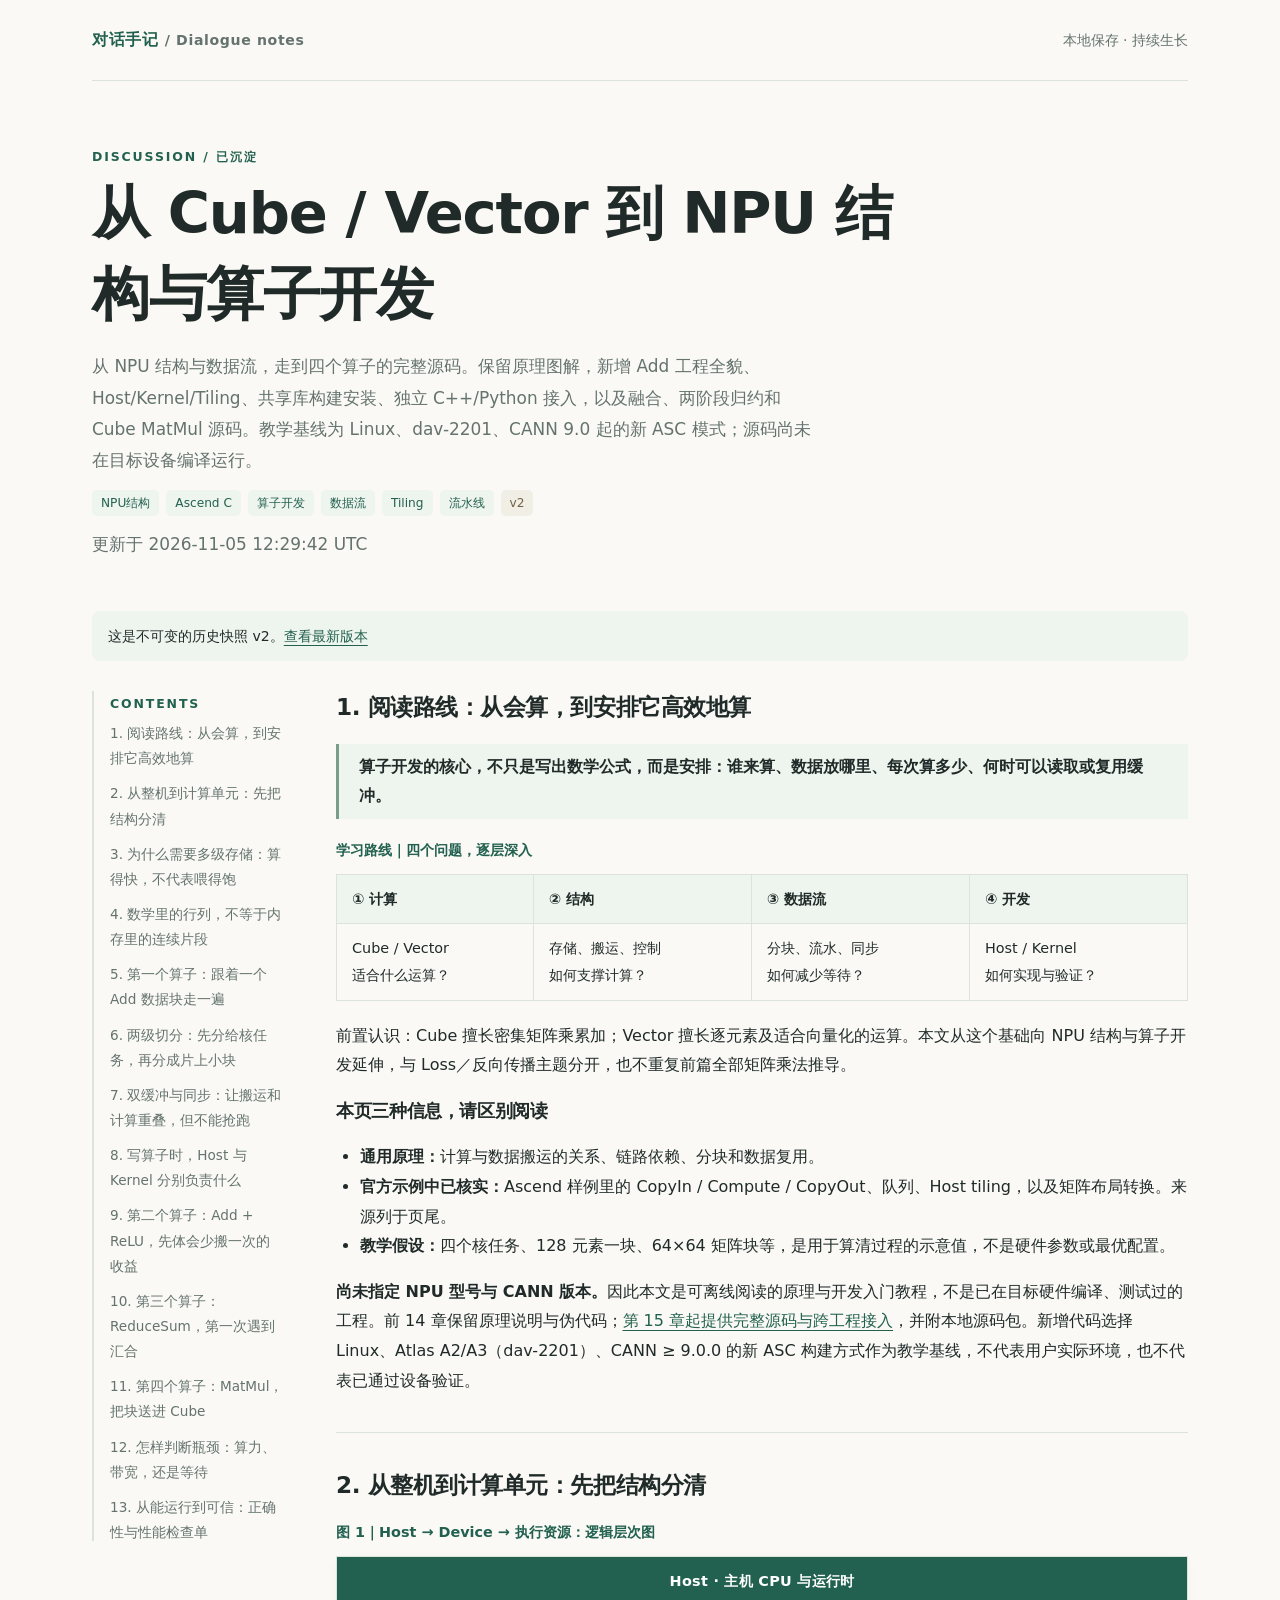
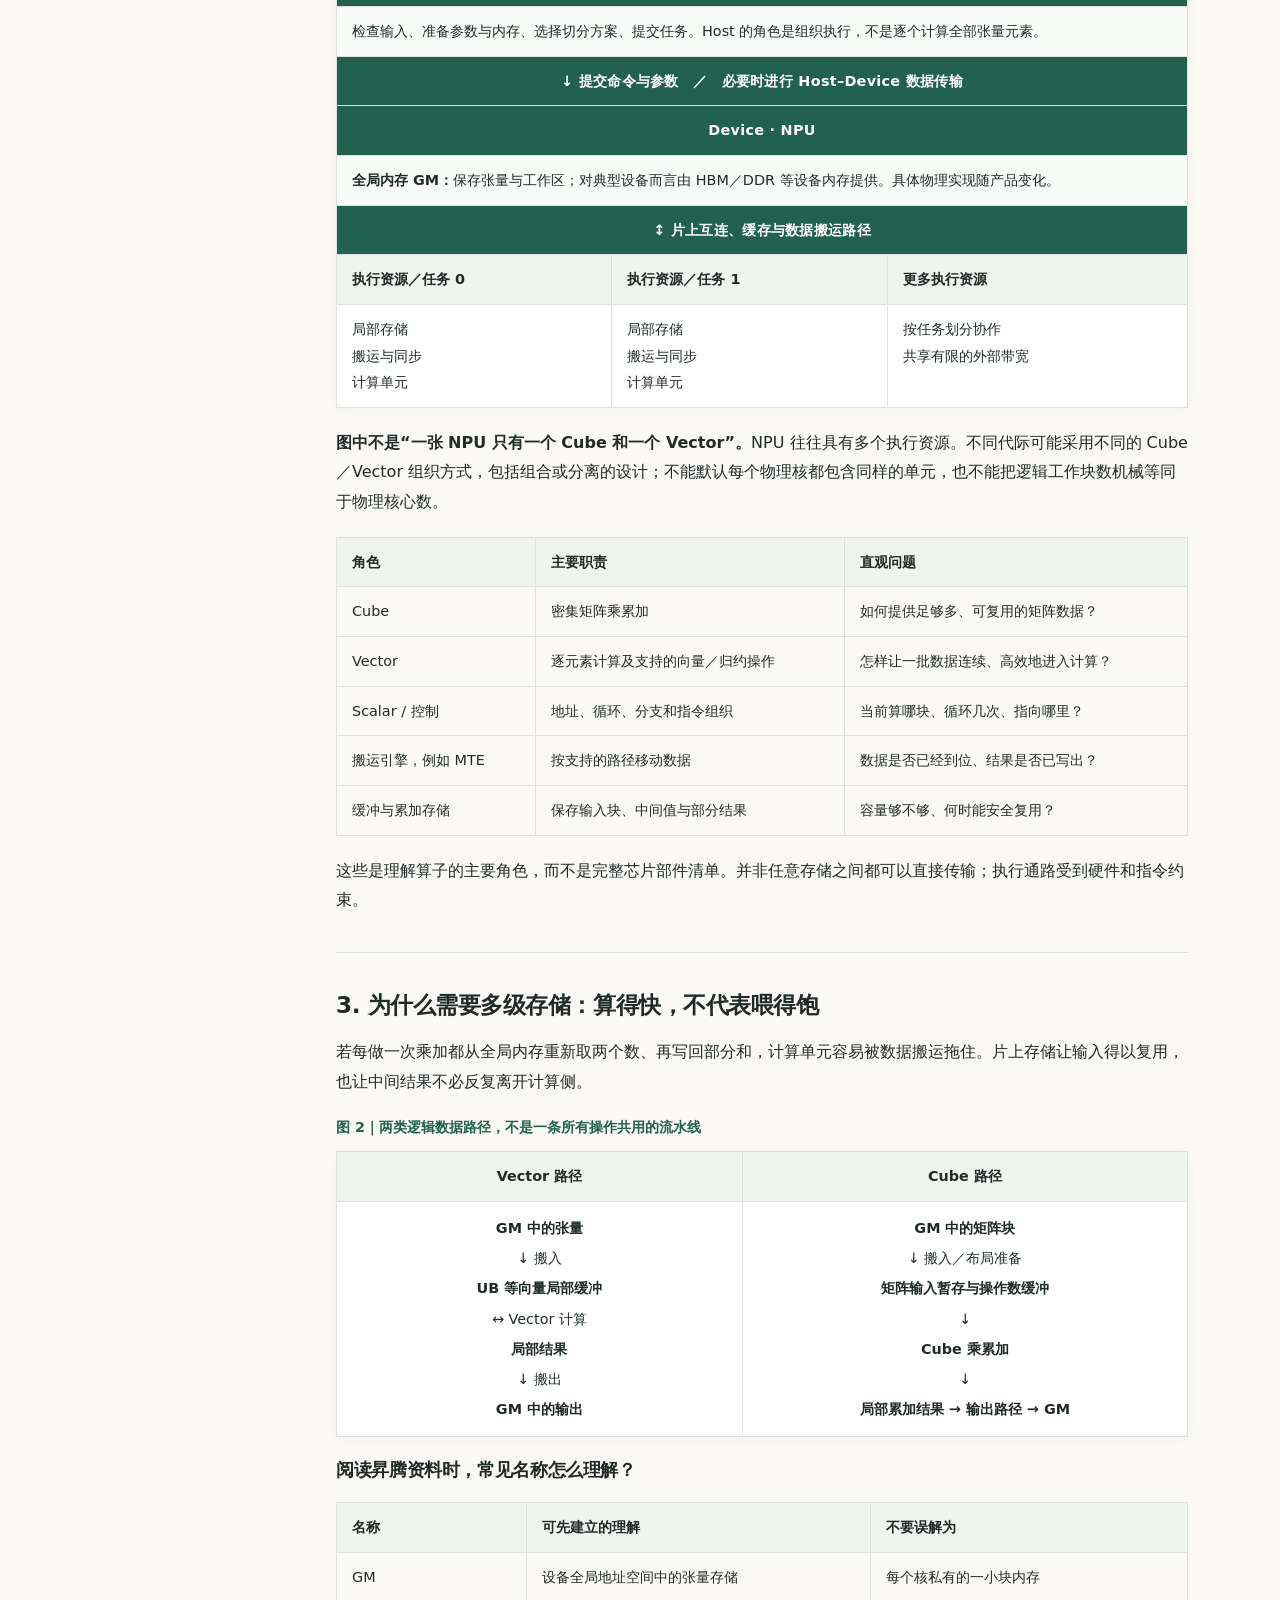
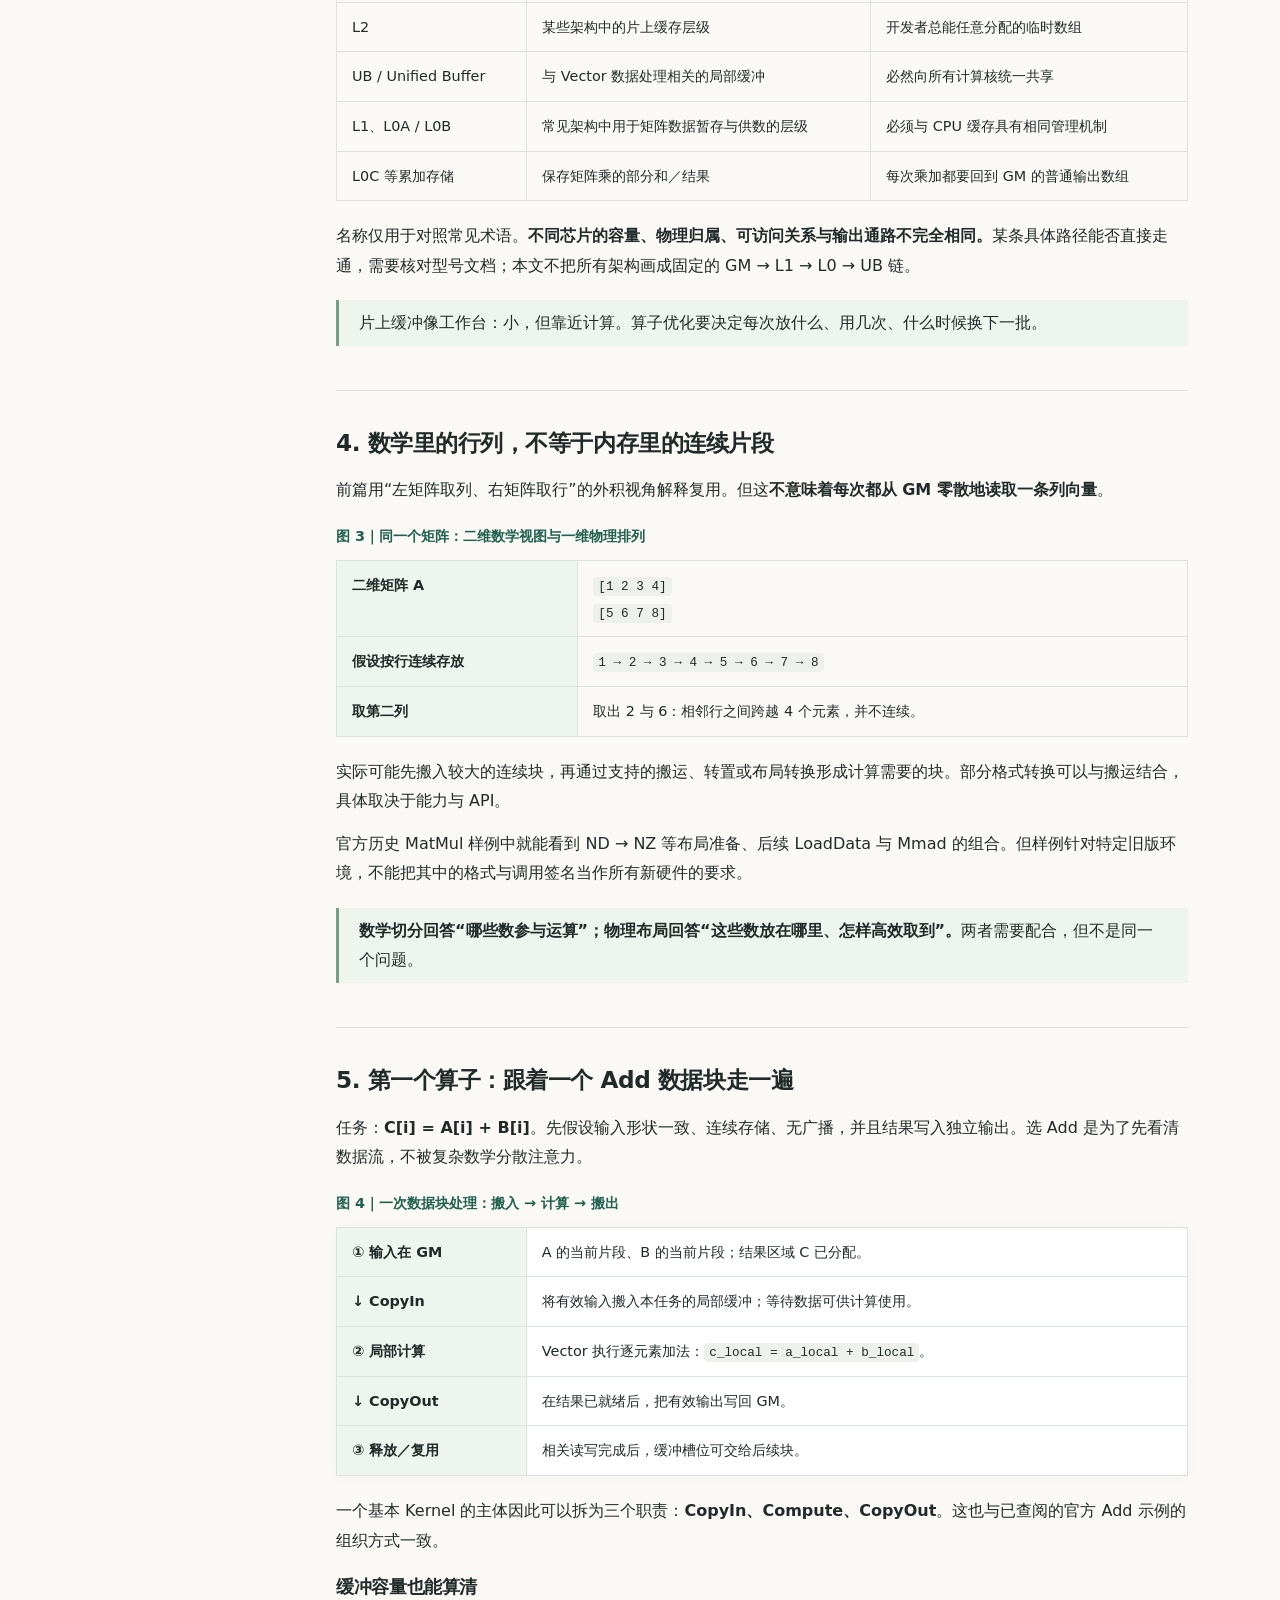
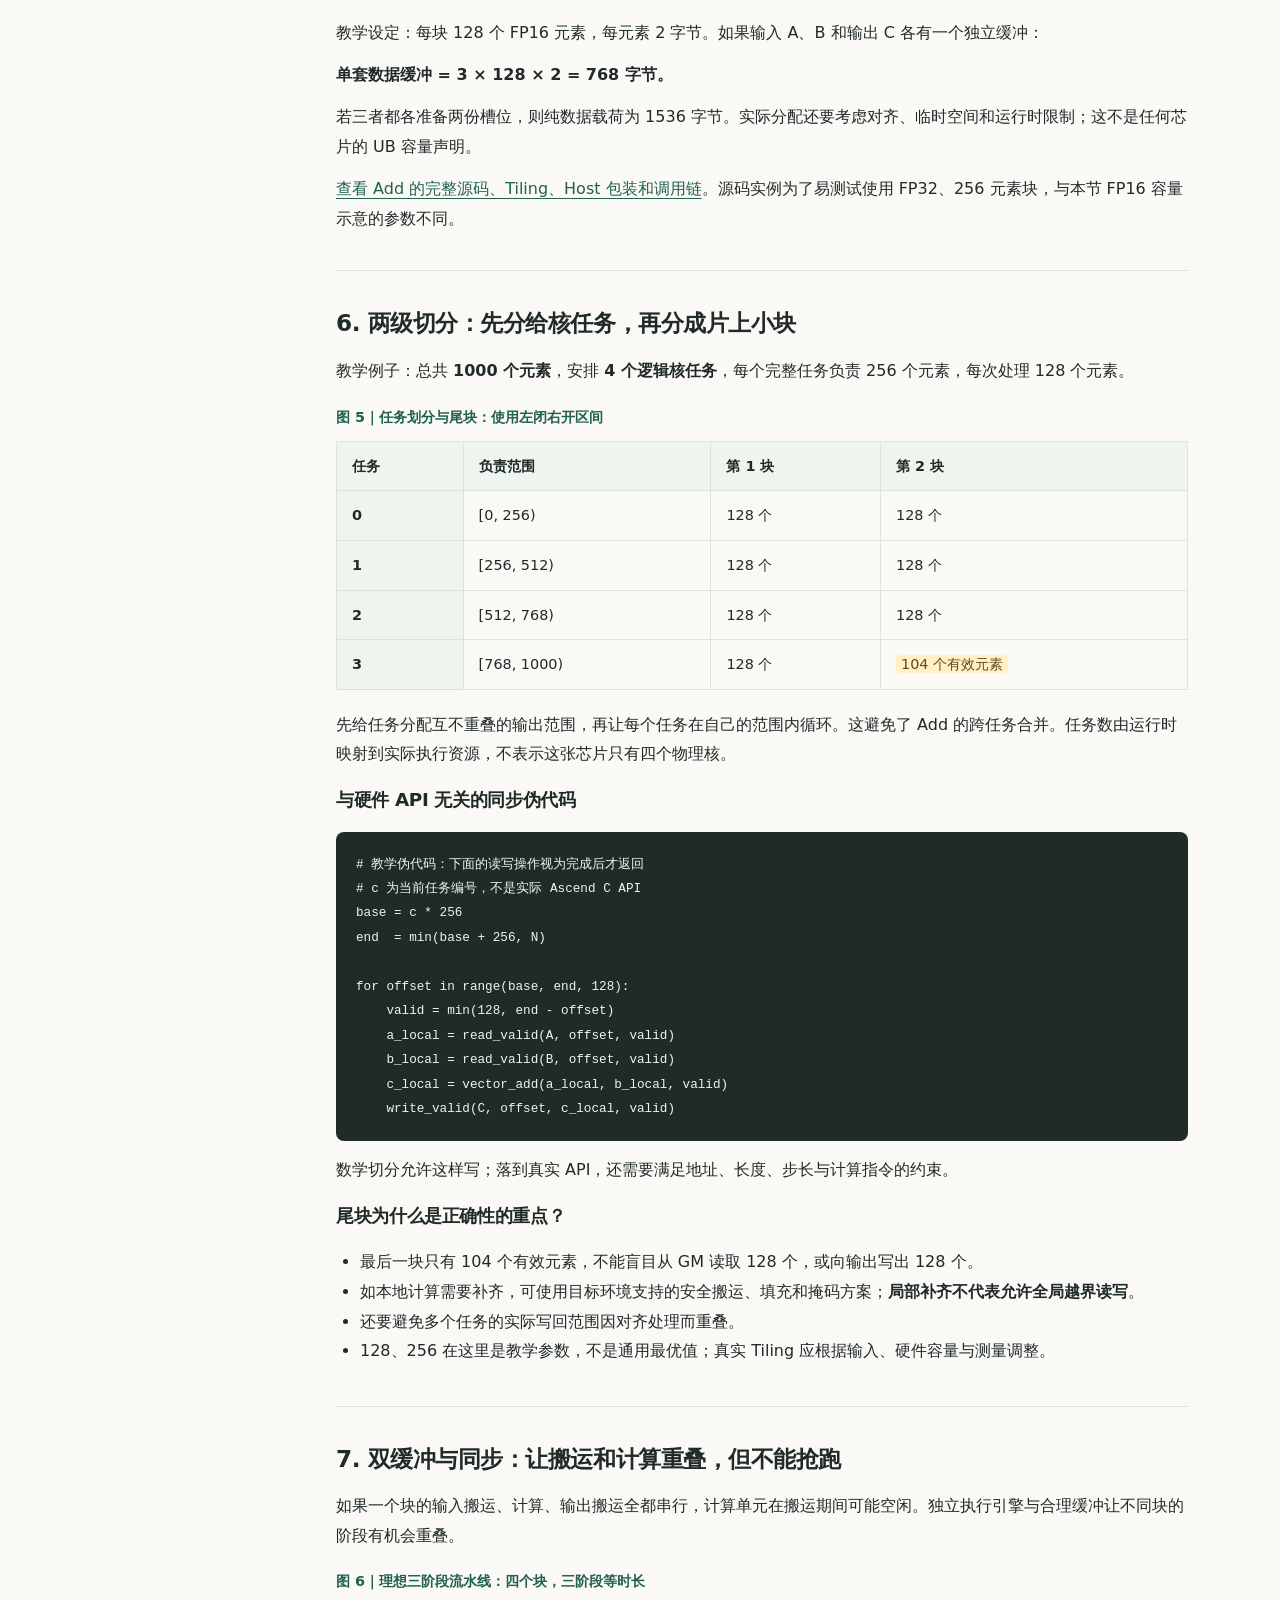
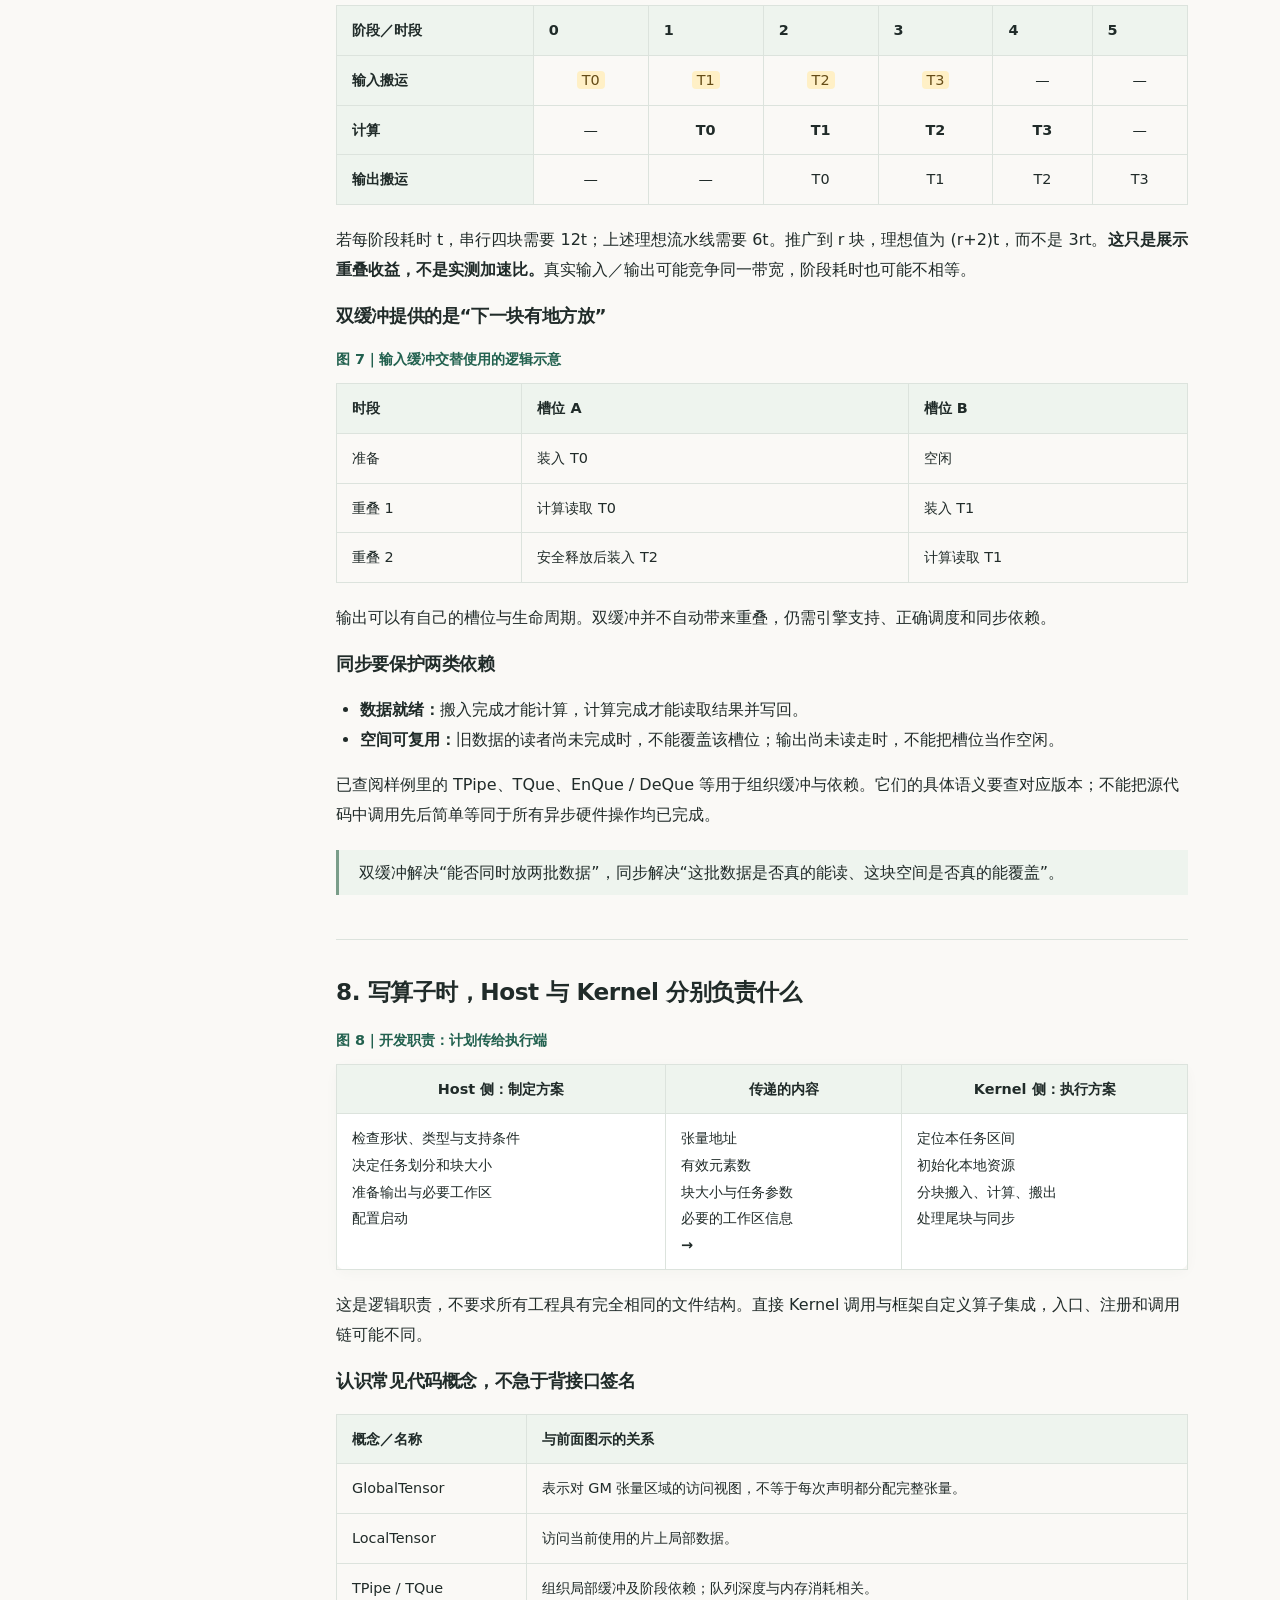
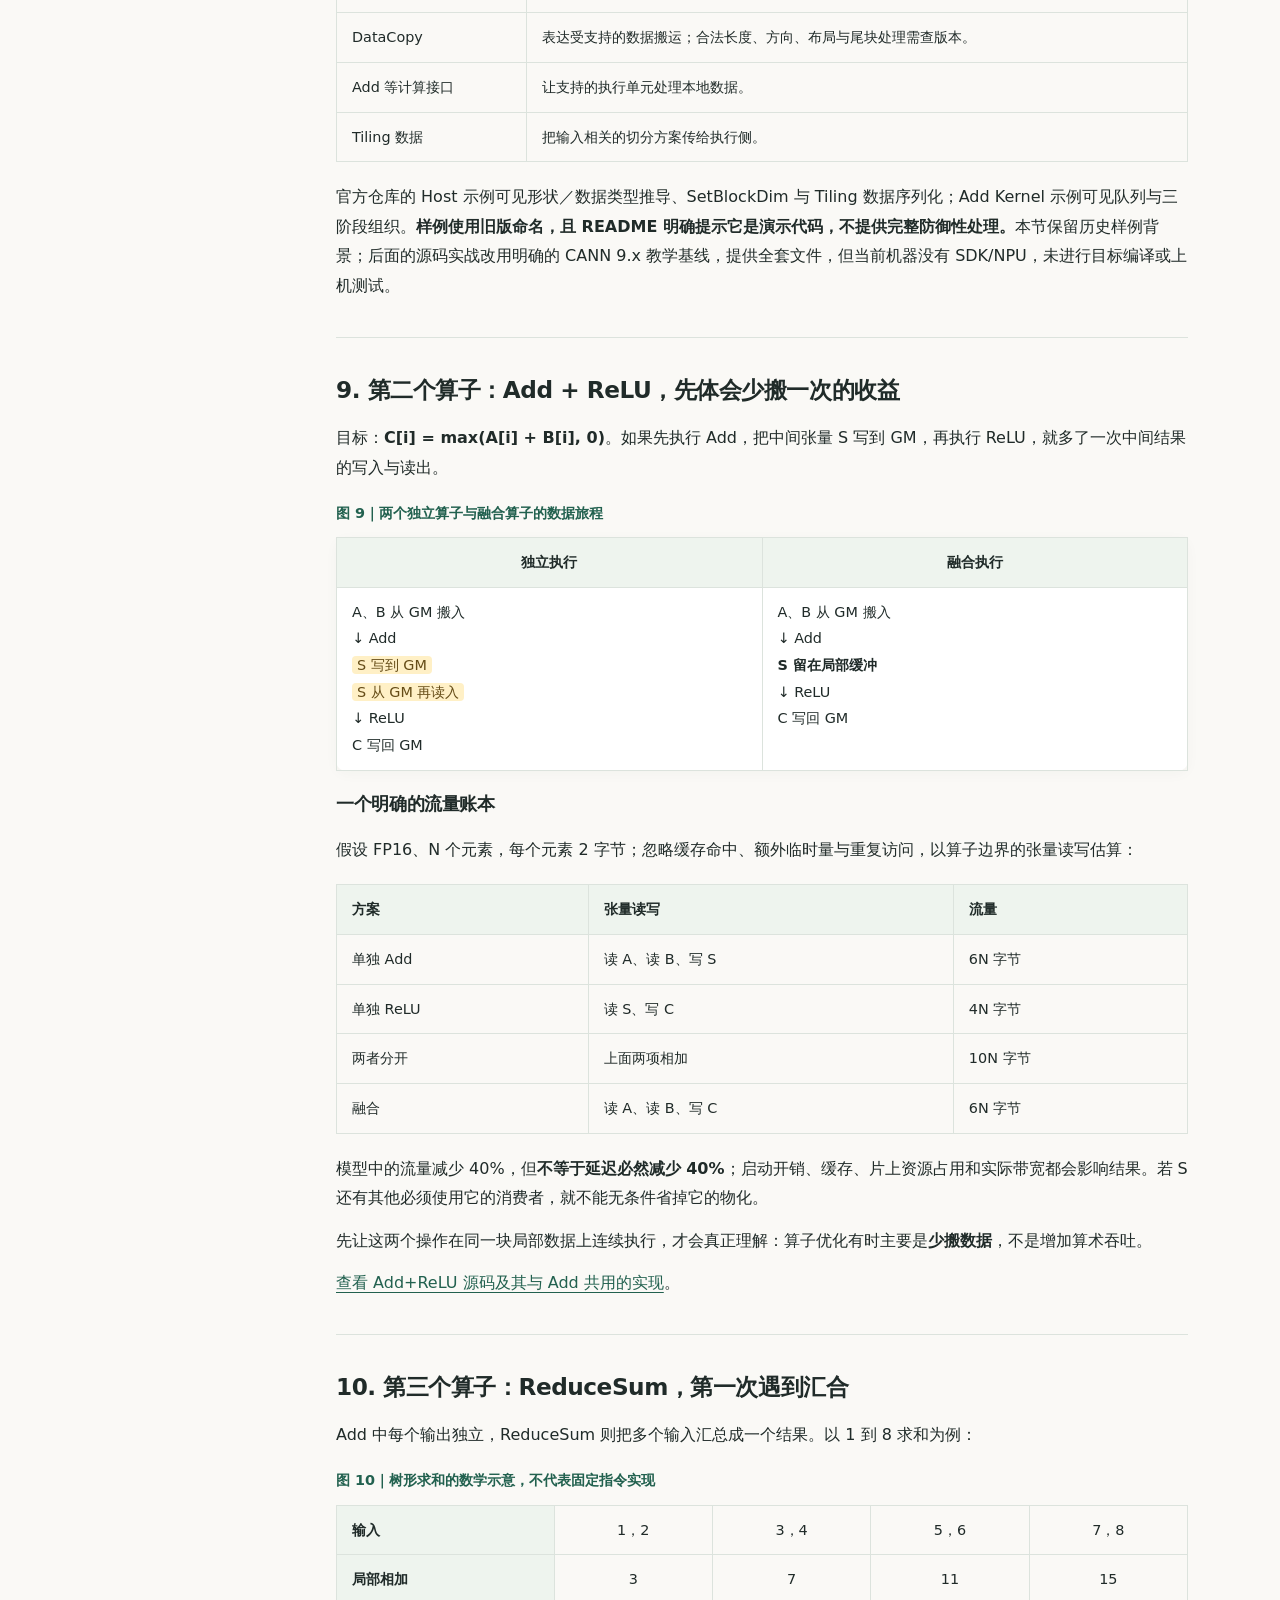
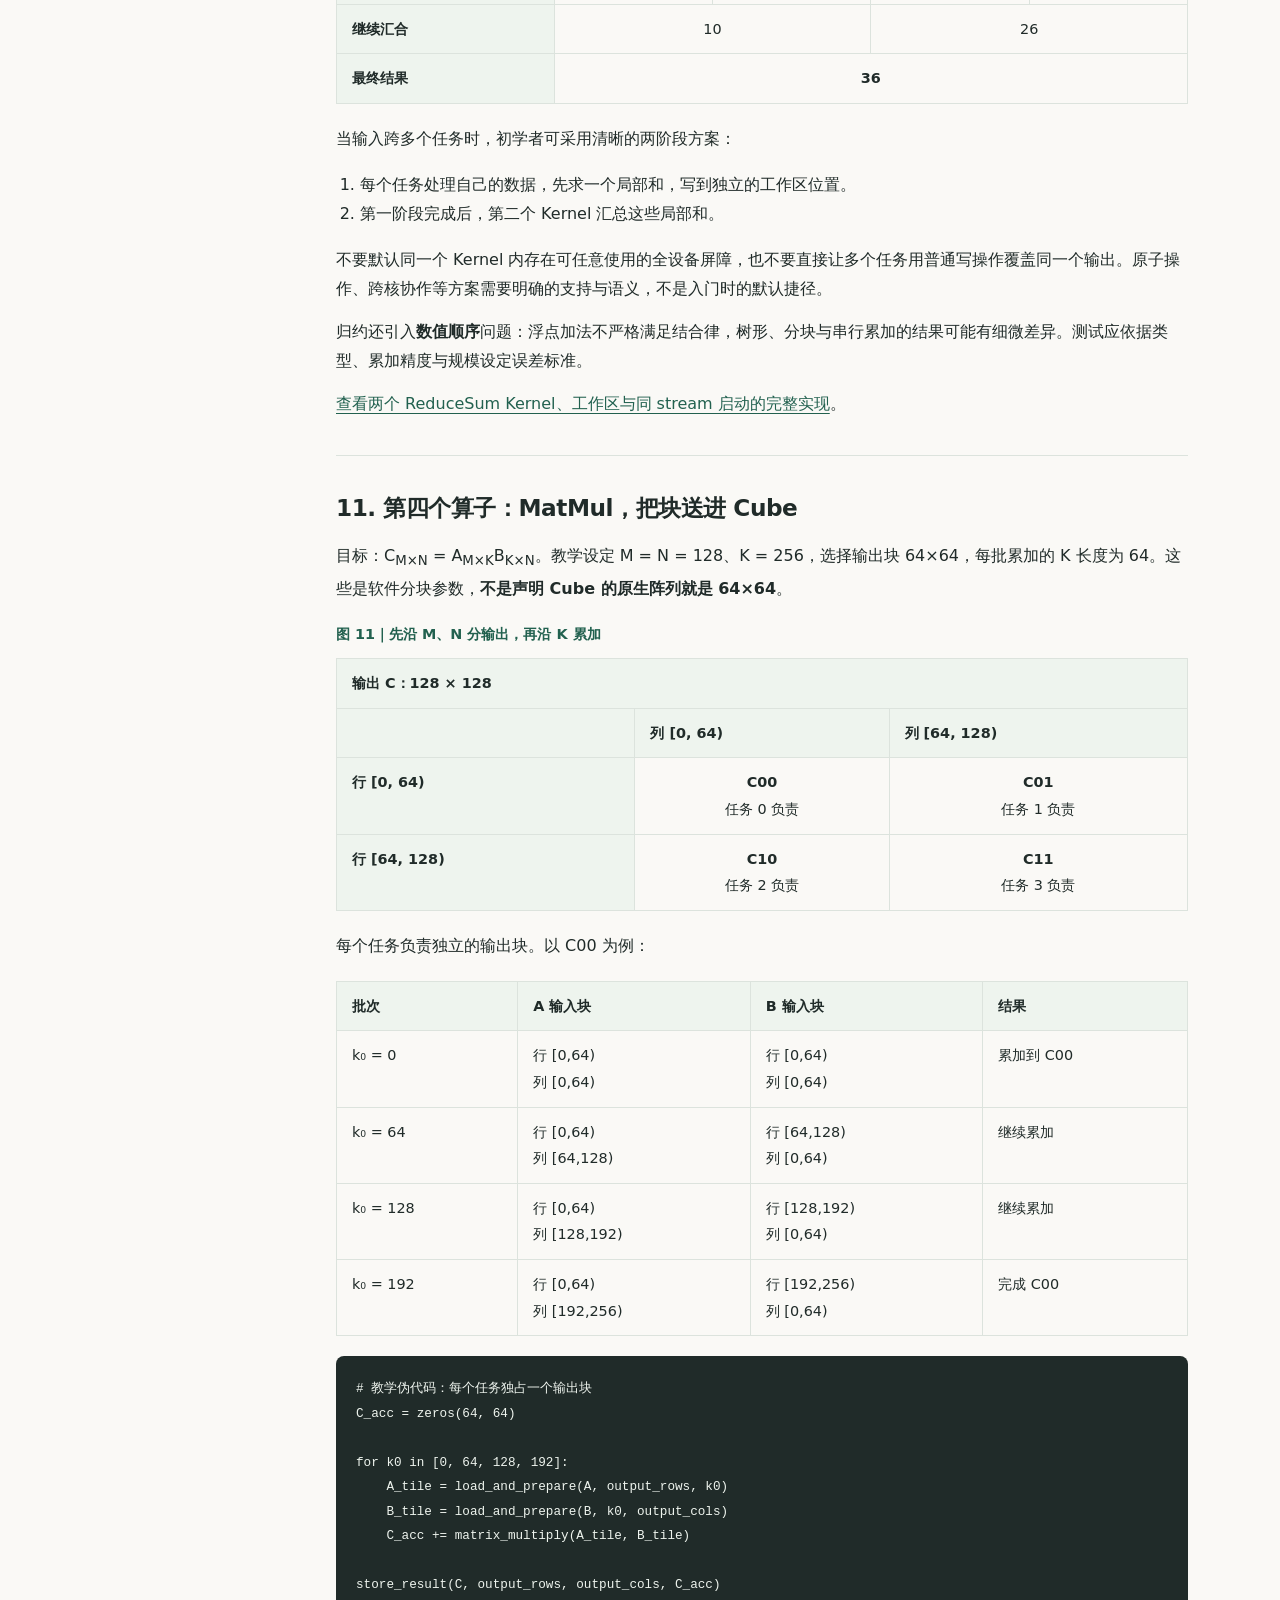
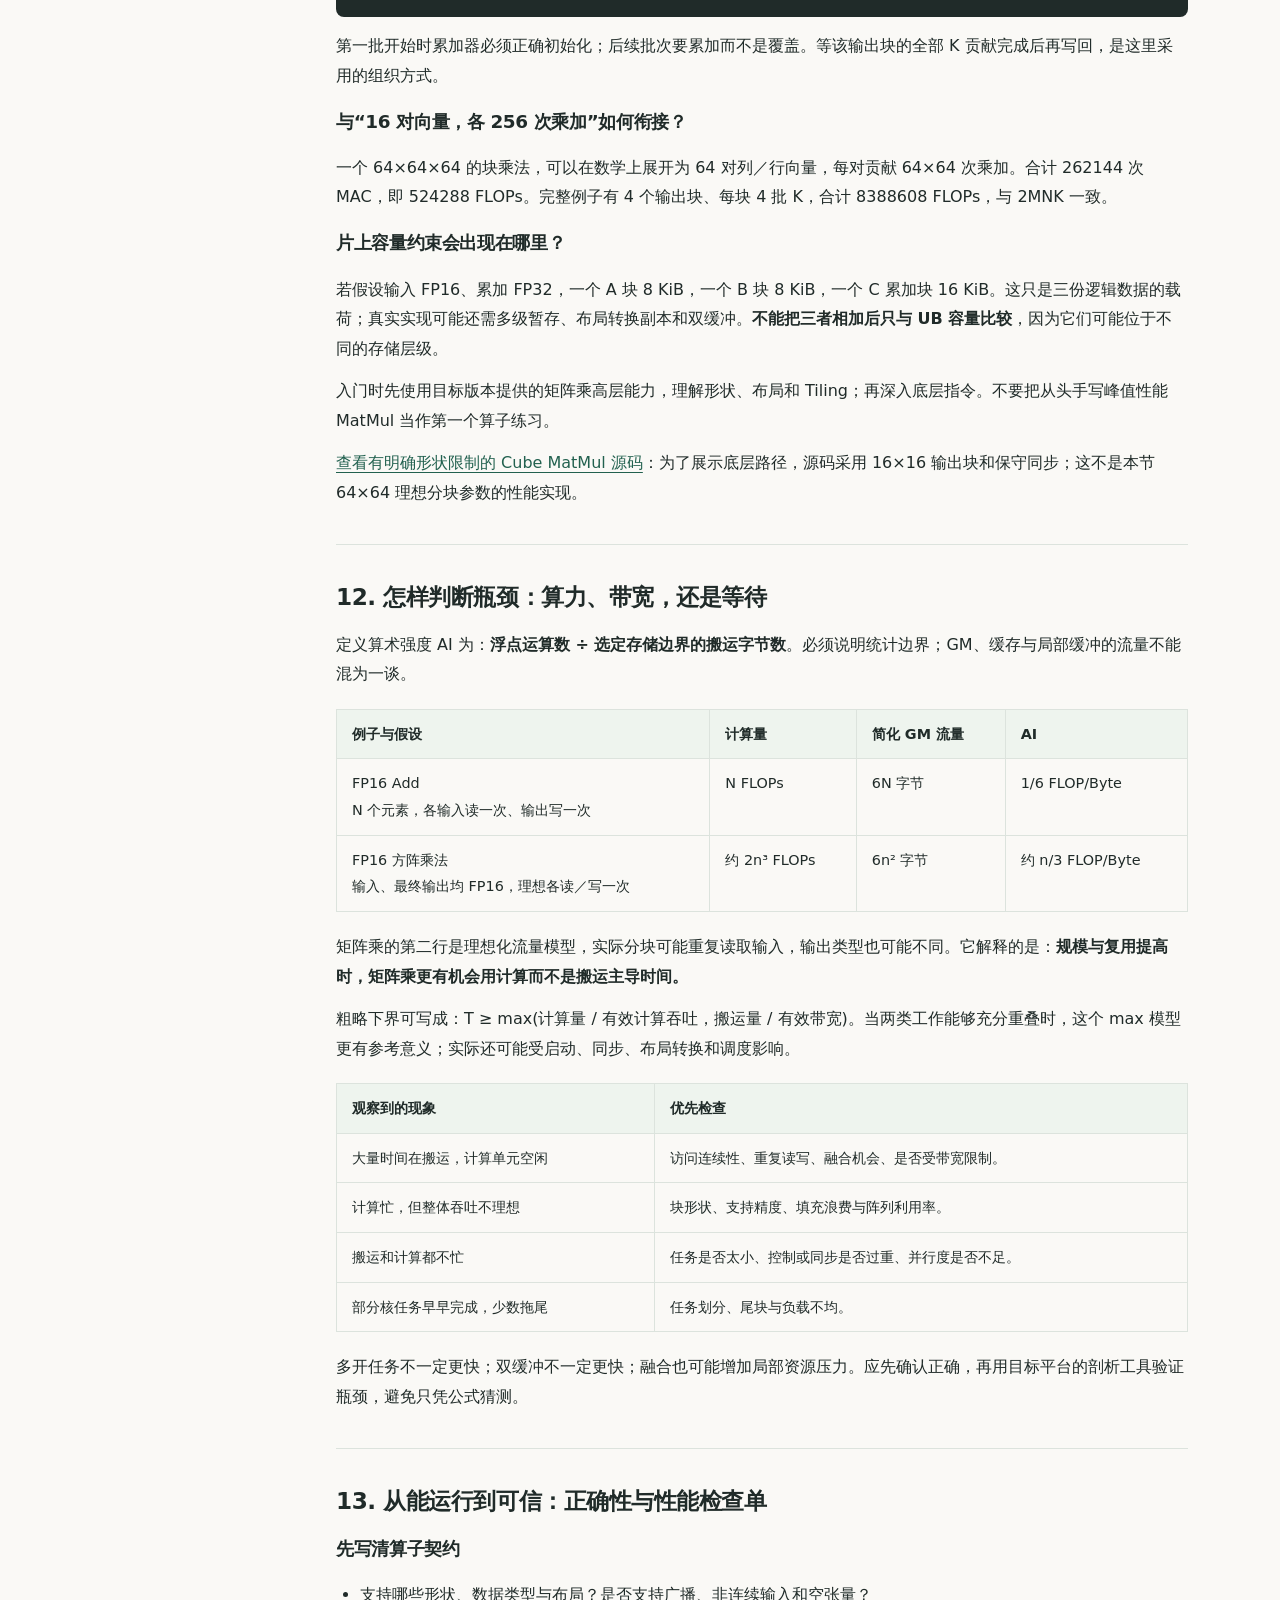
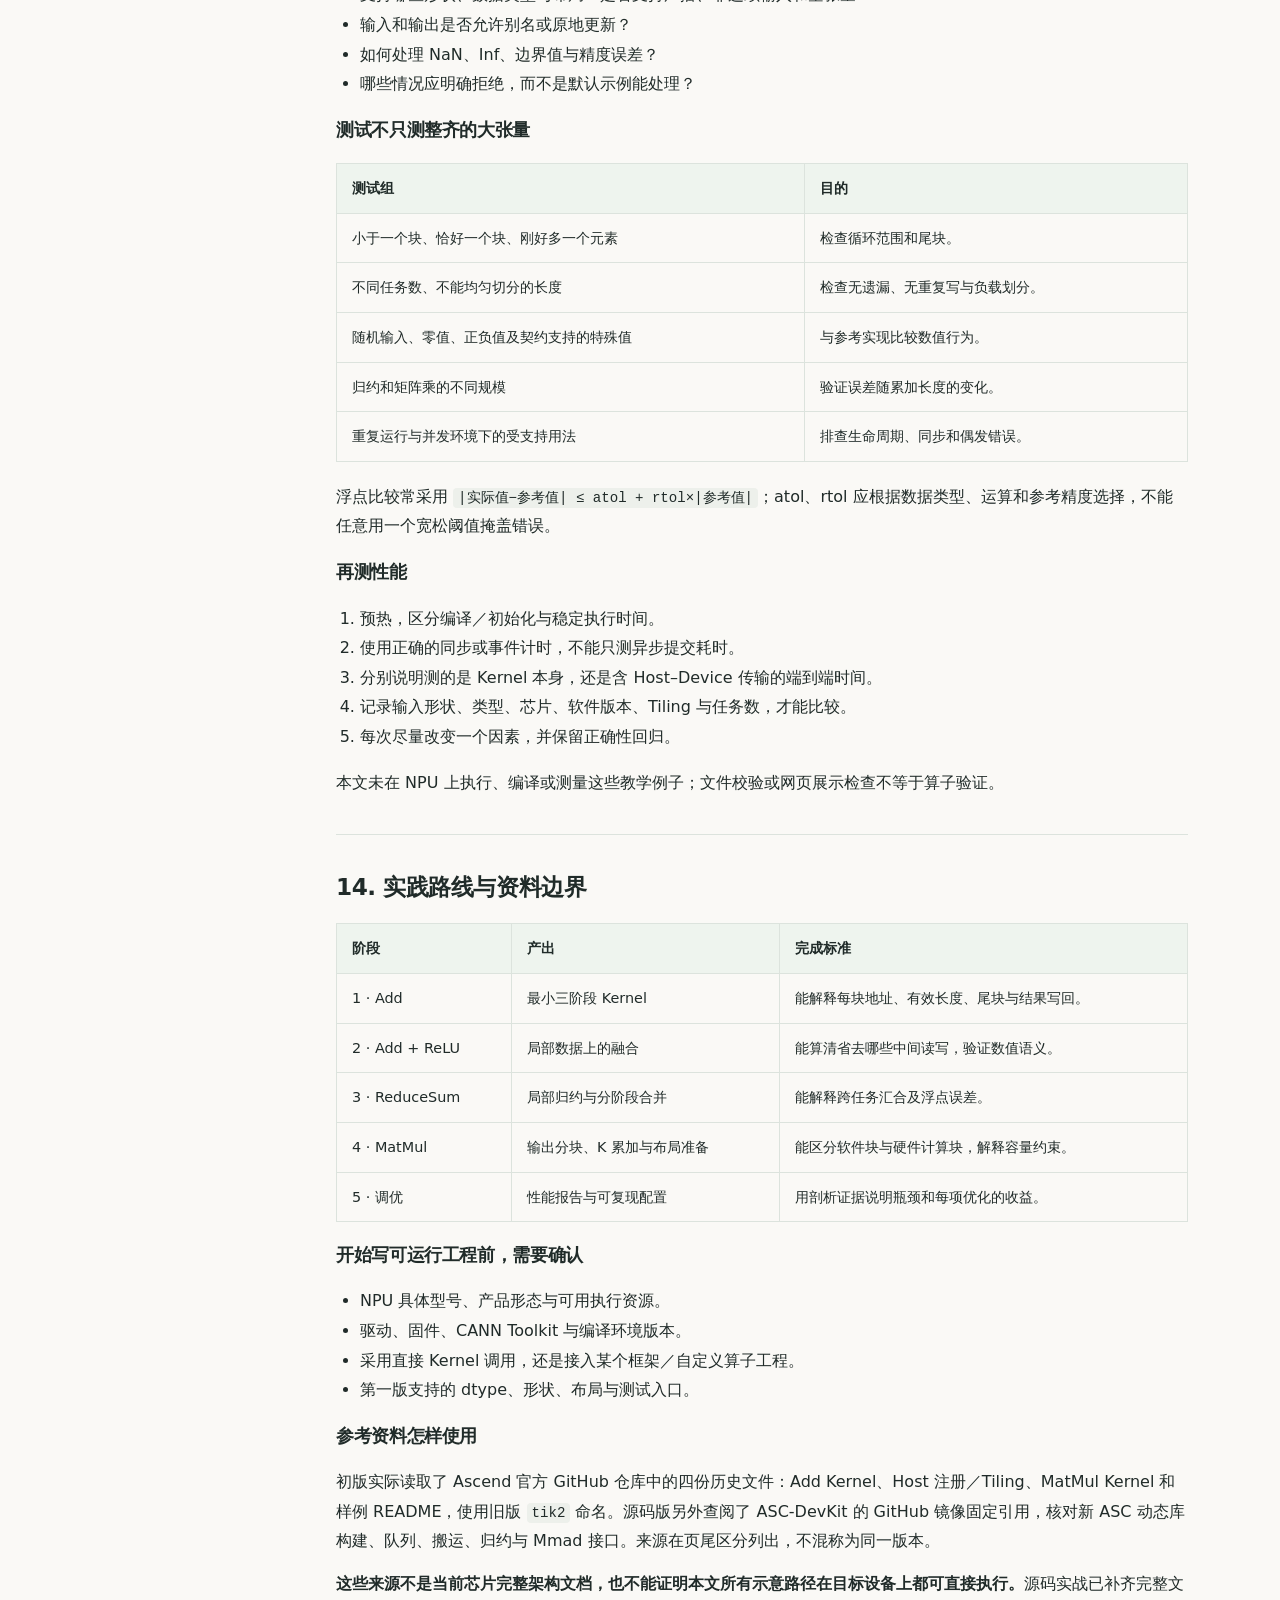
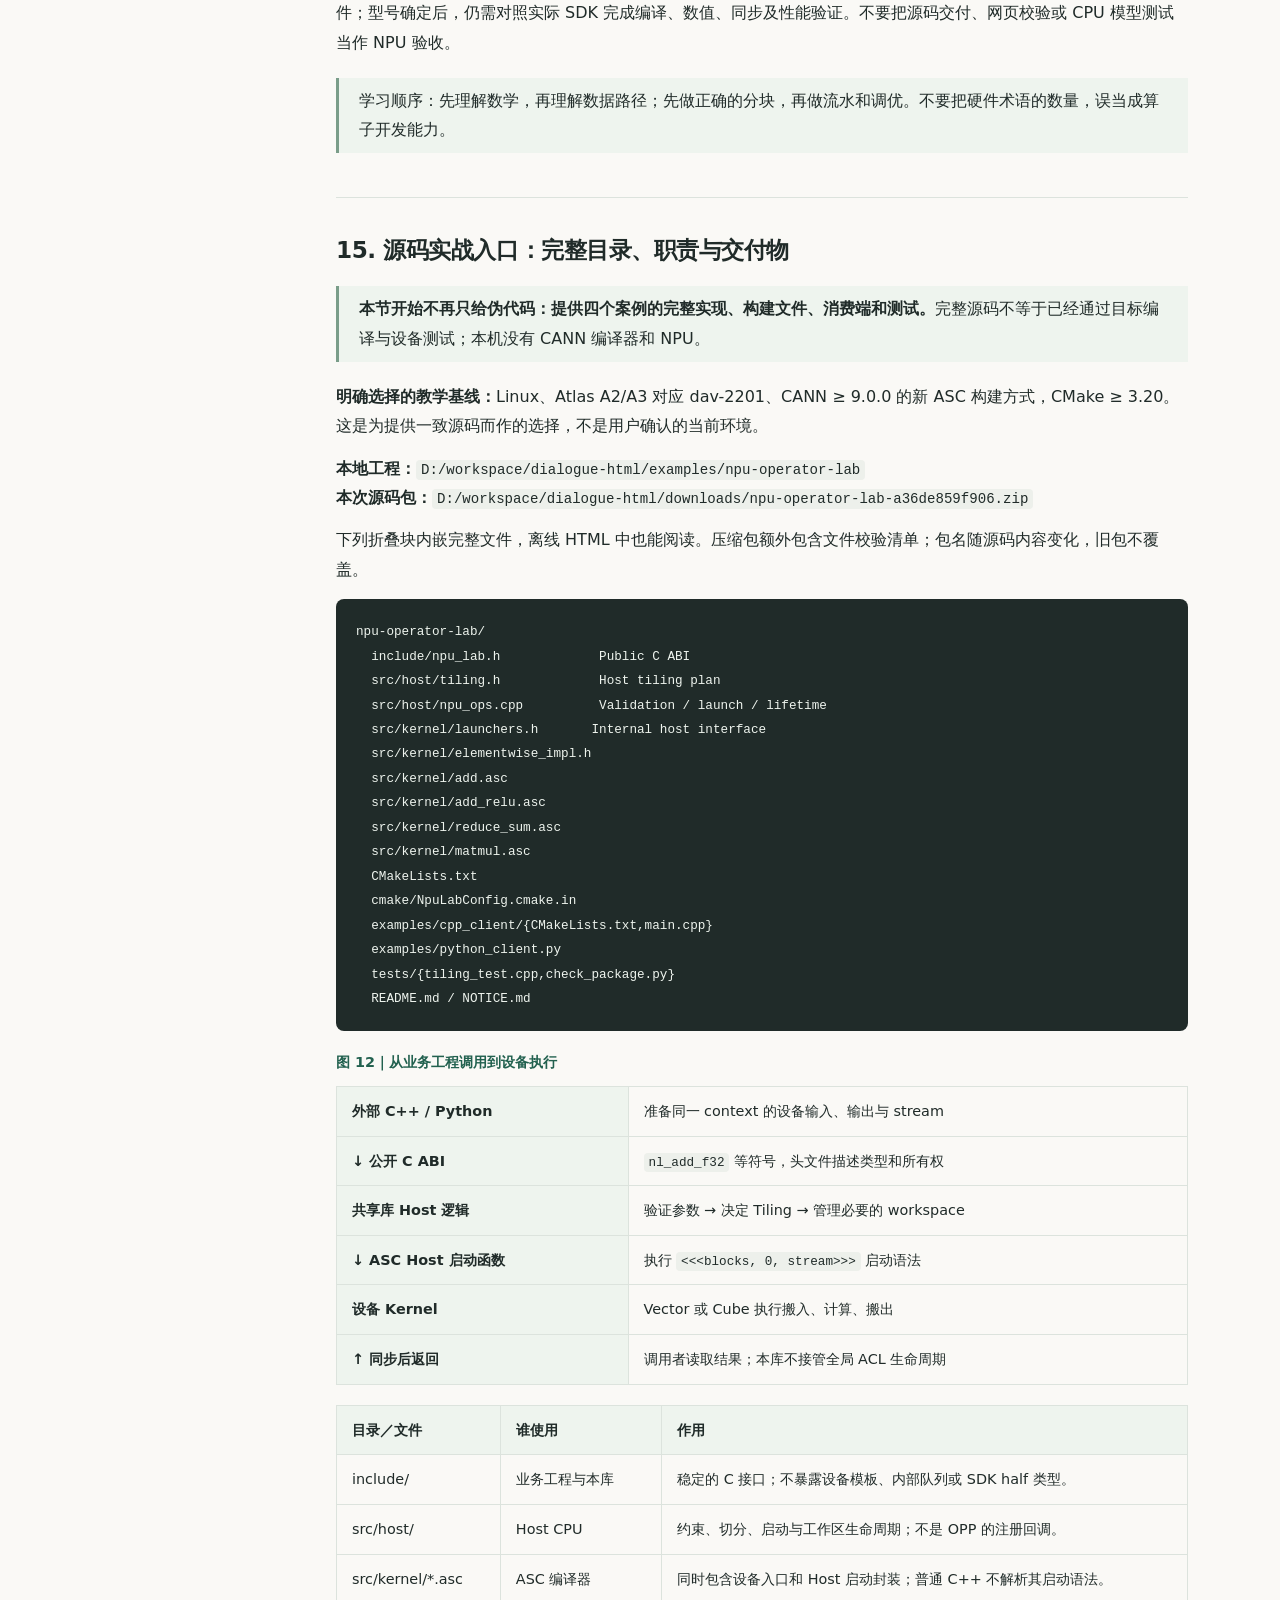
<file: history/npu-architecture-operator-development/v0002/index.html>
<!doctype html>
<html lang="zh-CN">
<head>
<meta charset="utf-8">
<meta name="viewport" content="width=device-width, initial-scale=1">
<meta http-equiv="Content-Security-Policy" content="default-src &#x27;none&#x27;; style-src &#x27;unsafe-inline&#x27;; script-src &#x27;none&#x27;; base-uri &#x27;none&#x27;; form-action &#x27;none&#x27;; object-src &#x27;none&#x27;">
<meta name="referrer" content="no-referrer">
<title>从 Cube / Vector 到 NPU 结构与算子开发 · 对话手记</title>
<style>:root{color-scheme:light;--paper:#faf9f6;--card:#fff;--ink:#202b29;--muted:#65736e;--accent:#22614f;--line:#dce3dd;--soft:#eef4ee;font-family:system-ui,-apple-system,"Segoe UI","Microsoft YaHei",sans-serif}
*{box-sizing:border-box}html{scroll-behavior:smooth}body{margin:0;background:var(--paper);color:var(--ink);line-height:1.85}a{color:var(--accent);text-underline-offset:4px}a:hover{color:#103e30}a:focus-visible,button:focus-visible,input:focus-visible,select:focus-visible,summary:focus-visible{outline:3px solid #9cbca8;outline-offset:4px}h1,h2,h3,h4{line-height:1.4;letter-spacing:-.02em}h1{font-size:clamp(2rem,4.5vw,3.8rem);margin:.4rem 0 1rem;font-weight:700}h2{font-size:1.45rem;margin:0 0 1rem}h3{font-size:1.15rem}p{margin:.8rem 0}button,input,select{font:inherit}button{cursor:pointer}.shell{max-width:1160px;margin:auto;padding:0 32px}.topbar{display:flex;justify-content:space-between;align-items:center;gap:20px;padding:25px 0;border-bottom:1px solid var(--line)}.brand{font-weight:700;text-decoration:none;letter-spacing:.04em}.eyebrow{color:var(--accent);font-size:.78rem;letter-spacing:.15em;text-transform:uppercase;font-weight:700}.muted,.meta{color:var(--muted);font-size:.88rem}.hero{padding:64px 0 38px;max-width:840px}.hero p{font-size:1.06rem;color:var(--muted);max-width:720px}.stats{display:flex;gap:36px;margin:20px 0 32px}.stat strong{display:block;font-size:1.9rem;line-height:1.4;font-variant-numeric:tabular-nums}.stat span{font-size:.82rem;color:var(--muted)}.toolbar{display:flex;gap:12px;margin:20px 0 24px}input,select{border:1px solid var(--line);border-radius:8px;background:var(--card);color:var(--ink);padding:11px 15px;min-width:0}input{flex:1}.grid{display:grid;grid-template-columns:repeat(auto-fill,minmax(290px,1fr));gap:20px}.card{padding:26px;background:var(--card);border:1px solid var(--line);border-radius:12px;display:flex;flex-direction:column;gap:12px;transition:border-color .15s}.card:hover{border-color:#9ab5a8}.card h2{margin:0;font-size:1.25rem}.card h2 a{text-decoration:none}.card p{margin:0;color:var(--muted);font-size:.95rem}.card .meta{margin-top:auto;padding-top:12px;border-top:1px solid var(--line)}.tags{display:flex;flex-wrap:wrap;gap:7px}.tag{display:inline-block;background:var(--soft);color:var(--accent);border-radius:5px;font-size:.76rem;padding:2px 9px}.status{background:#f1eee6;color:#736344}.empty{padding:55px 25px;text-align:center;border:1px dashed #b8c9bf;border-radius:12px;color:var(--muted)}.empty h2{color:var(--ink)}.empty code{font-size:.84rem}.footer{margin-top:64px;padding:24px 0 36px;border-top:1px solid var(--line);color:var(--muted);font-size:.8rem}.layout{display:grid;grid-template-columns:200px minmax(0,1fr);gap:44px;align-items:start}.toc{position:sticky;top:25px;font-size:.85rem;border-left:2px solid var(--line);padding-left:16px}.toc a{display:block;text-decoration:none;padding:5px 0;color:var(--muted)}.toc a:hover{color:var(--accent)}article{min-width:0}article section{margin-bottom:36px;padding-bottom:24px;border-bottom:1px solid var(--line);scroll-margin-top:25px}article section:last-child{border:0}article p,article li{overflow-wrap:anywhere}article ul,article ol{padding-left:1.5rem}blockquote{border-left:3px solid #7a9d89;margin:20px 0;padding:8px 20px;background:var(--soft)}code,kbd{background:#edf0eb;border-radius:4px;padding:2px 5px;font-family:Consolas,"SFMono-Regular",monospace;font-size:.88em}pre{background:#202b29;color:#eef4ee;padding:20px;border-radius:8px;overflow:auto;font-size:.9rem;line-height:1.7}pre code{background:transparent;color:inherit;padding:0}table{display:block;max-width:100%;overflow-x:auto;border-collapse:collapse;margin:20px 0;font-size:.9rem}th,td{padding:11px 15px;border:1px solid var(--line);text-align:left;vertical-align:top}th{background:var(--soft);font-weight:600}details{border:1px solid var(--line);border-radius:8px;padding:12px 18px;margin:16px 0}summary{cursor:pointer;font-weight:600}.revision{padding:12px 16px;background:var(--soft);border-radius:8px;margin-bottom:30px;font-size:.88rem}.history{font-size:.88rem}.history li{padding:7px 0}.sr-only{position:absolute;width:1px;height:1px;padding:0;margin:-1px;overflow:hidden;clip:rect(0,0,0,0);white-space:nowrap;border:0}[hidden]{display:none!important}.print{border:1px solid var(--line);background:white;border-radius:7px;color:var(--muted);padding:5px 12px}
@media(max-width:720px){.shell{padding:0 20px}.hero{padding:38px 0 24px}.layout{display:block}.toc{position:static;margin-bottom:32px;display:flex;flex-wrap:wrap;gap:2px 16px}.toc .eyebrow{width:100%}.toolbar{flex-direction:column}.grid{grid-template-columns:1fr}.stats{gap:25px}.topbar .muted{font-size:.75rem}h1{font-size:2.1rem}}
@media print{body{background:#fff;color:#000;font-size:11pt}.shell{max-width:none;padding:0}.topbar,.toc,.toolbar,.print,.footer,.history{display:none}.hero{padding:0 0 20px}.hero h1{font-size:25pt}.layout{display:block}article section{break-inside:auto}h2,h3{break-after:avoid}pre,blockquote,tr{break-inside:avoid}pre{white-space:pre-wrap;background:#f3f3f3;color:#000}a{color:inherit}.card{break-inside:avoid}.grid{display:block}.card{margin:12px 0}}
/* NPU tutorial: diagrams use semantic tables, scoped to this topic only. */
article section[id^="npu-"] caption{text-align:left;padding:0 0 12px;color:var(--accent);font-weight:700;line-height:1.6}
article section[id^="npu-"] table{width:100%}
@media(min-width:960px){article section[id^="npu-"] table{display:table}}
@media(min-width:721px){body:has(#npu-roadmap) .toc{max-height:calc(100vh - 50px);overflow-y:auto;scrollbar-width:thin;padding-right:8px}}
article section[id^="npu-"] mark{background:#fff0c6;color:#654c17;padding:1px 5px;border-radius:4px}
#npu-map table:first-of-type,#npu-memory table:first-of-type,#npu-add-flow table:first-of-type,#npu-host-kernel table:first-of-type,#npu-fusion table:first-of-type{background:var(--card);border-radius:10px;box-shadow:0 3px 14px #203b2c08}
#npu-map table:first-of-type th[colspan]{background:#22614f;color:white;text-align:center;letter-spacing:.02em}
#npu-map table:first-of-type td[colspan]{background:#f7faf7}
#npu-memory table:first-of-type th,#npu-memory table:first-of-type td,#npu-host-kernel table:first-of-type th,#npu-fusion table:first-of-type th{text-align:center}
#npu-memory table:first-of-type td{line-height:2.1;min-width:220px}
#npu-pipeline table:first-of-type td{text-align:center;white-space:nowrap}
#npu-reduction table td,#npu-matmul table:first-of-type td{text-align:center}
@media print{article section[id^="npu-"] caption{color:#000}#npu-map table:first-of-type th[colspan]{background:#eee;color:#000}}

</style>
</head>
<body><div class="shell">
<header class="topbar"><a class="brand" href="../../../index.html">对话手记 <span class="muted">/ Dialogue notes</span></a><span class="muted">本地保存 · 持续生长</span></header>
<main><div class="hero"><div class="eyebrow">Discussion / 已沉淀</div>
<h1>从 Cube / Vector 到 NPU 结构与算子开发</h1><p>从 NPU 结构与数据流，走到四个算子的完整源码。保留原理图解，新增 Add 工程全貌、Host/Kernel/Tiling、共享库构建安装、独立 C++/Python 接入，以及融合、两阶段归约和 Cube MatMul 源码。教学基线为 Linux、dav-2201、CANN 9.0 起的新 ASC 模式；源码尚未在目标设备编译运行。</p><div class="tags"><span class="tag">NPU结构</span><span class="tag">Ascend C</span><span class="tag">算子开发</span><span class="tag">数据流</span><span class="tag">Tiling</span><span class="tag">流水线</span><span class="tag status">v2</span></div>
<p class="meta">更新于 2026-11-05 12:29:42 UTC</p></div>
<div class="revision">这是不可变的历史快照 v2。<a href="../../../pages/npu-architecture-operator-development.html">查看最新版本</a></div><div class="layout"><nav class="toc" aria-label="章节目录"><span class="eyebrow">Contents</span><a href="#npu-roadmap">1. 阅读路线：从会算，到安排它高效地算</a><a href="#npu-map">2. 从整机到计算单元：先把结构分清</a><a href="#npu-memory">3. 为什么需要多级存储：算得快，不代表喂得饱</a><a href="#npu-layout">4. 数学里的行列，不等于内存里的连续片段</a><a href="#npu-add-flow">5. 第一个算子：跟着一个 Add 数据块走一遍</a><a href="#npu-tiling">6. 两级切分：先分给核任务，再分成片上小块</a><a href="#npu-pipeline">7. 双缓冲与同步：让搬运和计算重叠，但不能抢跑</a><a href="#npu-host-kernel">8. 写算子时，Host 与 Kernel 分别负责什么</a><a href="#npu-fusion">9. 第二个算子：Add + ReLU，先体会少搬一次的收益</a><a href="#npu-reduction">10. 第三个算子：ReduceSum，第一次遇到汇合</a><a href="#npu-matmul">11. 第四个算子：MatMul，把块送进 Cube</a><a href="#npu-performance">12. 怎样判断瓶颈：算力、带宽，还是等待</a><a href="#npu-validation">13. 从能运行到可信：正确性与性能检查单</a><a href="#npu-next-steps">14. 实践路线与资料边界</a><a href="#npu-source-map">15. 源码实战入口：完整目录、职责与交付物</a><a href="#npu-source-build">16. 构建与安装：源码怎样变成可交付的库</a><a href="#npu-source-add">17. Case 1 · Add：把单算子的完整骨架逐层拆开</a><a href="#npu-source-fused">18. Case 2 · Add+ReLU：共享骨架，完整实现融合</a><a href="#npu-source-reduce">19. Case 3 · ReduceSum：完整两阶段源码与工作区</a><a href="#npu-source-matmul">20. Case 4 · MatMul：完整 Cube 路径，而非调用伪函数</a><a href="#npu-source-consumer">21. 其他工程怎样真正用起来：C++ 与 Python 完整消费端</a><a href="#npu-source-tests">22. 验证状态、全部测试源码与工程说明</a><a href="#open-questions">待验证与后续问题</a><a href="#references">参考来源</a></nav><article><section id="npu-roadmap"><h2>1. 阅读路线：从会算，到安排它高效地算</h2><blockquote><strong>算子开发的核心，不只是写出数学公式，而是安排：谁来算、数据放哪里、每次算多少、何时可以读取或复用缓冲。</strong></blockquote><table><caption>学习路线｜四个问题，逐层深入</caption><thead><tr><th>① 计算</th><th>② 结构</th><th>③ 数据流</th><th>④ 开发</th></tr></thead><tbody><tr><td>Cube / Vector<br>适合什么运算？</td><td>存储、搬运、控制<br>如何支撑计算？</td><td>分块、流水、同步<br>如何减少等待？</td><td>Host / Kernel<br>如何实现与验证？</td></tr></tbody></table><p>前置认识：Cube 擅长密集矩阵乘累加；Vector 擅长逐元素及适合向量化的运算。本文从这个基础向 NPU 结构与算子开发延伸，与 Loss／反向传播主题分开，也不重复前篇全部矩阵乘法推导。</p><h3>本页三种信息，请区别阅读</h3><ul><li><strong>通用原理：</strong>计算与数据搬运的关系、链路依赖、分块和数据复用。</li><li><strong>官方示例中已核实：</strong>Ascend 样例里的 CopyIn / Compute / CopyOut、队列、Host tiling，以及矩阵布局转换。来源列于页尾。</li><li><strong>教学假设：</strong>四个核任务、128 元素一块、64×64 矩阵块等，是用于算清过程的示意值，不是硬件参数或最优配置。</li></ul><p><strong>尚未指定 NPU 型号与 CANN 版本。</strong>因此本文是可离线阅读的原理与开发入门教程，不是已在目标硬件编译、测试过的工程。前 14 章保留原理说明与伪代码；<a href="#npu-source-map" rel="noreferrer noopener">第 15 章起提供完整源码与跨工程接入</a>，并附本地源码包。新增代码选择 Linux、Atlas A2/A3（dav-2201）、CANN ≥ 9.0.0 的新 ASC 构建方式作为教学基线，不代表用户实际环境，也不代表已通过设备验证。</p></section><section id="npu-map"><h2>2. 从整机到计算单元：先把结构分清</h2><table><caption>图 1｜Host → Device → 执行资源：逻辑层次图</caption><tbody><tr><th colspan="3">Host · 主机 CPU 与运行时</th></tr><tr><td colspan="3">检查输入、准备参数与内存、选择切分方案、提交任务。Host 的角色是组织执行，不是逐个计算全部张量元素。</td></tr><tr><th colspan="3">↓ 提交命令与参数　／　必要时进行 Host–Device 数据传输</th></tr><tr><th colspan="3">Device · NPU</th></tr><tr><td colspan="3"><strong>全局内存 GM：</strong>保存张量与工作区；对典型设备而言由 HBM／DDR 等设备内存提供。具体物理实现随产品变化。</td></tr><tr><th colspan="3">↕ 片上互连、缓存与数据搬运路径</th></tr><tr><th>执行资源／任务 0</th><th>执行资源／任务 1</th><th>更多执行资源</th></tr><tr><td>局部存储<br>搬运与同步<br>计算单元</td><td>局部存储<br>搬运与同步<br>计算单元</td><td>按任务划分协作<br>共享有限的外部带宽</td></tr></tbody></table><p><strong>图中不是“一张 NPU 只有一个 Cube 和一个 Vector”。</strong>NPU 往往具有多个执行资源。不同代际可能采用不同的 Cube／Vector 组织方式，包括组合或分离的设计；不能默认每个物理核都包含同样的单元，也不能把逻辑工作块数机械等同于物理核心数。</p><table><thead><tr><th>角色</th><th>主要职责</th><th>直观问题</th></tr></thead><tbody><tr><td>Cube</td><td>密集矩阵乘累加</td><td>如何提供足够多、可复用的矩阵数据？</td></tr><tr><td>Vector</td><td>逐元素计算及支持的向量／归约操作</td><td>怎样让一批数据连续、高效地进入计算？</td></tr><tr><td>Scalar / 控制</td><td>地址、循环、分支和指令组织</td><td>当前算哪块、循环几次、指向哪里？</td></tr><tr><td>搬运引擎，例如 MTE</td><td>按支持的路径移动数据</td><td>数据是否已经到位、结果是否已写出？</td></tr><tr><td>缓冲与累加存储</td><td>保存输入块、中间值与部分结果</td><td>容量够不够、何时能安全复用？</td></tr></tbody></table><p>这些是理解算子的主要角色，而不是完整芯片部件清单。并非任意存储之间都可以直接传输；执行通路受到硬件和指令约束。</p></section><section id="npu-memory"><h2>3. 为什么需要多级存储：算得快，不代表喂得饱</h2><p>若每做一次乘加都从全局内存重新取两个数、再写回部分和，计算单元容易被数据搬运拖住。片上存储让输入得以复用，也让中间结果不必反复离开计算侧。</p><table><caption>图 2｜两类逻辑数据路径，不是一条所有操作共用的流水线</caption><thead><tr><th>Vector 路径</th><th>Cube 路径</th></tr></thead><tbody><tr><td><strong>GM 中的张量</strong><br>↓ 搬入<br><strong>UB 等向量局部缓冲</strong><br>↔ Vector 计算<br><strong>局部结果</strong><br>↓ 搬出<br><strong>GM 中的输出</strong></td><td><strong>GM 中的矩阵块</strong><br>↓ 搬入／布局准备<br><strong>矩阵输入暂存与操作数缓冲</strong><br>↓<br><strong>Cube 乘累加</strong><br>↓<br><strong>局部累加结果 → 输出路径 → GM</strong></td></tr></tbody></table><h3>阅读昇腾资料时，常见名称怎么理解？</h3><table><thead><tr><th>名称</th><th>可先建立的理解</th><th>不要误解为</th></tr></thead><tbody><tr><td>GM</td><td>设备全局地址空间中的张量存储</td><td>每个核私有的一小块内存</td></tr><tr><td>L2</td><td>某些架构中的片上缓存层级</td><td>开发者总能任意分配的临时数组</td></tr><tr><td>UB / Unified Buffer</td><td>与 Vector 数据处理相关的局部缓冲</td><td>必然向所有计算核统一共享</td></tr><tr><td>L1、L0A / L0B</td><td>常见架构中用于矩阵数据暂存与供数的层级</td><td>必须与 CPU 缓存具有相同管理机制</td></tr><tr><td>L0C 等累加存储</td><td>保存矩阵乘的部分和／结果</td><td>每次乘加都要回到 GM 的普通输出数组</td></tr></tbody></table><p>名称仅用于对照常见术语。<strong>不同芯片的容量、物理归属、可访问关系与输出通路不完全相同。</strong>某条具体路径能否直接走通，需要核对型号文档；本文不把所有架构画成固定的 GM → L1 → L0 → UB 链。</p><blockquote>片上缓冲像工作台：小，但靠近计算。算子优化要决定每次放什么、用几次、什么时候换下一批。</blockquote></section><section id="npu-layout"><h2>4. 数学里的行列，不等于内存里的连续片段</h2><p>前篇用“左矩阵取列、右矩阵取行”的外积视角解释复用。但这<strong>不意味着每次都从 GM 零散地读取一条列向量</strong>。</p><table><caption>图 3｜同一个矩阵：二维数学视图与一维物理排列</caption><tbody><tr><th>二维矩阵 A</th><td><code>[1  2  3  4]</code><br><code>[5  6  7  8]</code></td></tr><tr><th>假设按行连续存放</th><td><code>1 → 2 → 3 → 4 → 5 → 6 → 7 → 8</code></td></tr><tr><th>取第二列</th><td>取出 2 与 6：相邻行之间跨越 4 个元素，并不连续。</td></tr></tbody></table><p>实际可能先搬入较大的连续块，再通过支持的搬运、转置或布局转换形成计算需要的块。部分格式转换可以与搬运结合，具体取决于能力与 API。</p><p>官方历史 MatMul 样例中就能看到 ND → NZ 等布局准备、后续 LoadData 与 Mmad 的组合。但样例针对特定旧版环境，不能把其中的格式与调用签名当作所有新硬件的要求。</p><blockquote><strong>数学切分回答“哪些数参与运算”；物理布局回答“这些数放在哪里、怎样高效取到”。</strong>两者需要配合，但不是同一个问题。</blockquote></section><section id="npu-add-flow"><h2>5. 第一个算子：跟着一个 Add 数据块走一遍</h2><p>任务：<strong>C[i] = A[i] + B[i]</strong>。先假设输入形状一致、连续存储、无广播，并且结果写入独立输出。选 Add 是为了先看清数据流，不被复杂数学分散注意力。</p><table><caption>图 4｜一次数据块处理：搬入 → 计算 → 搬出</caption><tbody><tr><th>① 输入在 GM</th><td>A 的当前片段、B 的当前片段；结果区域 C 已分配。</td></tr><tr><th>↓ CopyIn</th><td>将有效输入搬入本任务的局部缓冲；等待数据可供计算使用。</td></tr><tr><th>② 局部计算</th><td>Vector 执行逐元素加法：<code>c_local = a_local + b_local</code>。</td></tr><tr><th>↓ CopyOut</th><td>在结果已就绪后，把有效输出写回 GM。</td></tr><tr><th>③ 释放／复用</th><td>相关读写完成后，缓冲槽位可交给后续块。</td></tr></tbody></table><p>一个基本 Kernel 的主体因此可以拆为三个职责：<strong>CopyIn、Compute、CopyOut</strong>。这也与已查阅的官方 Add 示例的组织方式一致。</p><h3>缓冲容量也能算清</h3><p>教学设定：每块 128 个 FP16 元素，每元素 2 字节。如果输入 A、B 和输出 C 各有一个独立缓冲：</p><p><strong>单套数据缓冲 = 3 × 128 × 2 = 768 字节。</strong></p><p>若三者都各准备两份槽位，则纯数据载荷为 1536 字节。实际分配还要考虑对齐、临时空间和运行时限制；这不是任何芯片的 UB 容量声明。</p><p><a href="#npu-source-add" rel="noreferrer noopener">查看 Add 的完整源码、Tiling、Host 包装和调用链</a>。源码实例为了易测试使用 FP32、256 元素块，与本节 FP16 容量示意的参数不同。</p></section><section id="npu-tiling"><h2>6. 两级切分：先分给核任务，再分成片上小块</h2><p>教学例子：总共 <strong>1000 个元素</strong>，安排 <strong>4 个逻辑核任务</strong>，每个完整任务负责 256 个元素，每次处理 128 个元素。</p><table><caption>图 5｜任务划分与尾块：使用左闭右开区间</caption><thead><tr><th>任务</th><th>负责范围</th><th>第 1 块</th><th>第 2 块</th></tr></thead><tbody><tr><th>0</th><td>[0, 256)</td><td>128 个</td><td>128 个</td></tr><tr><th>1</th><td>[256, 512)</td><td>128 个</td><td>128 个</td></tr><tr><th>2</th><td>[512, 768)</td><td>128 个</td><td>128 个</td></tr><tr><th>3</th><td>[768, 1000)</td><td>128 个</td><td><mark>104 个有效元素</mark></td></tr></tbody></table><p>先给任务分配互不重叠的输出范围，再让每个任务在自己的范围内循环。这避免了 Add 的跨任务合并。任务数由运行时映射到实际执行资源，不表示这张芯片只有四个物理核。</p><h3>与硬件 API 无关的同步伪代码</h3><pre><code># 教学伪代码：下面的读写操作视为完成后才返回
# c 为当前任务编号，不是实际 Ascend C API
base = c * 256
end  = min(base + 256, N)

for offset in range(base, end, 128):
    valid = min(128, end - offset)
    a_local = read_valid(A, offset, valid)
    b_local = read_valid(B, offset, valid)
    c_local = vector_add(a_local, b_local, valid)
    write_valid(C, offset, c_local, valid)</code></pre><p>数学切分允许这样写；落到真实 API，还需要满足地址、长度、步长与计算指令的约束。</p><h3>尾块为什么是正确性的重点？</h3><ul><li>最后一块只有 104 个有效元素，不能盲目从 GM 读取 128 个，或向输出写出 128 个。</li><li>如本地计算需要补齐，可使用目标环境支持的安全搬运、填充和掩码方案；<strong>局部补齐不代表允许全局越界读写</strong>。</li><li>还要避免多个任务的实际写回范围因对齐处理而重叠。</li><li>128、256 在这里是教学参数，不是通用最优值；真实 Tiling 应根据输入、硬件容量与测量调整。</li></ul></section><section id="npu-pipeline"><h2>7. 双缓冲与同步：让搬运和计算重叠，但不能抢跑</h2><p>如果一个块的输入搬运、计算、输出搬运全都串行，计算单元在搬运期间可能空闲。独立执行引擎与合理缓冲让不同块的阶段有机会重叠。</p><table><caption>图 6｜理想三阶段流水线：四个块，三阶段等时长</caption><thead><tr><th>阶段／时段</th><th>0</th><th>1</th><th>2</th><th>3</th><th>4</th><th>5</th></tr></thead><tbody><tr><th>输入搬运</th><td><mark>T0</mark></td><td><mark>T1</mark></td><td><mark>T2</mark></td><td><mark>T3</mark></td><td>—</td><td>—</td></tr><tr><th>计算</th><td>—</td><td><strong>T0</strong></td><td><strong>T1</strong></td><td><strong>T2</strong></td><td><strong>T3</strong></td><td>—</td></tr><tr><th>输出搬运</th><td>—</td><td>—</td><td>T0</td><td>T1</td><td>T2</td><td>T3</td></tr></tbody></table><p>若每阶段耗时 t，串行四块需要 12t；上述理想流水线需要 6t。推广到 r 块，理想值为 (r+2)t，而不是 3rt。<strong>这只是展示重叠收益，不是实测加速比。</strong>真实输入／输出可能竞争同一带宽，阶段耗时也可能不相等。</p><h3>双缓冲提供的是“下一块有地方放”</h3><table><caption>图 7｜输入缓冲交替使用的逻辑示意</caption><thead><tr><th>时段</th><th>槽位 A</th><th>槽位 B</th></tr></thead><tbody><tr><td>准备</td><td>装入 T0</td><td>空闲</td></tr><tr><td>重叠 1</td><td>计算读取 T0</td><td>装入 T1</td></tr><tr><td>重叠 2</td><td>安全释放后装入 T2</td><td>计算读取 T1</td></tr></tbody></table><p>输出可以有自己的槽位与生命周期。双缓冲并不自动带来重叠，仍需引擎支持、正确调度和同步依赖。</p><h3>同步要保护两类依赖</h3><ul><li><strong>数据就绪：</strong>搬入完成才能计算，计算完成才能读取结果并写回。</li><li><strong>空间可复用：</strong>旧数据的读者尚未完成时，不能覆盖该槽位；输出尚未读走时，不能把槽位当作空闲。</li></ul><p>已查阅样例里的 TPipe、TQue、EnQue / DeQue 等用于组织缓冲与依赖。它们的具体语义要查对应版本；不能把源代码中调用先后简单等同于所有异步硬件操作均已完成。</p><blockquote>双缓冲解决“能否同时放两批数据”，同步解决“这批数据是否真的能读、这块空间是否真的能覆盖”。</blockquote></section><section id="npu-host-kernel"><h2>8. 写算子时，Host 与 Kernel 分别负责什么</h2><table><caption>图 8｜开发职责：计划传给执行端</caption><thead><tr><th>Host 侧：制定方案</th><th>传递的内容</th><th>Kernel 侧：执行方案</th></tr></thead><tbody><tr><td>检查形状、类型与支持条件<br>决定任务划分和块大小<br>准备输出与必要工作区<br>配置启动</td><td>张量地址<br>有效元素数<br>块大小与任务参数<br>必要的工作区信息<br><strong>→</strong></td><td>定位本任务区间<br>初始化本地资源<br>分块搬入、计算、搬出<br>处理尾块与同步</td></tr></tbody></table><p>这是逻辑职责，不要求所有工程具有完全相同的文件结构。直接 Kernel 调用与框架自定义算子集成，入口、注册和调用链可能不同。</p><h3>认识常见代码概念，不急于背接口签名</h3><table><thead><tr><th>概念／名称</th><th>与前面图示的关系</th></tr></thead><tbody><tr><td>GlobalTensor</td><td>表示对 GM 张量区域的访问视图，不等于每次声明都分配完整张量。</td></tr><tr><td>LocalTensor</td><td>访问当前使用的片上局部数据。</td></tr><tr><td>TPipe / TQue</td><td>组织局部缓冲及阶段依赖；队列深度与内存消耗相关。</td></tr><tr><td>DataCopy</td><td>表达受支持的数据搬运；合法长度、方向、布局与尾块处理需查版本。</td></tr><tr><td>Add 等计算接口</td><td>让支持的执行单元处理本地数据。</td></tr><tr><td>Tiling 数据</td><td>把输入相关的切分方案传给执行侧。</td></tr></tbody></table><p>官方仓库的 Host 示例可见形状／数据类型推导、SetBlockDim 与 Tiling 数据序列化；Add Kernel 示例可见队列与三阶段组织。<strong>样例使用旧版命名，且 README 明确提示它是演示代码，不提供完整防御性处理。</strong>本节保留历史样例背景；后面的源码实战改用明确的 CANN 9.x 教学基线，提供全套文件，但当前机器没有 SDK/NPU，未进行目标编译或上机测试。</p></section><section id="npu-fusion"><h2>9. 第二个算子：Add + ReLU，先体会少搬一次的收益</h2><p>目标：<strong>C[i] = max(A[i] + B[i], 0)</strong>。如果先执行 Add，把中间张量 S 写到 GM，再执行 ReLU，就多了一次中间结果的写入与读出。</p><table><caption>图 9｜两个独立算子与融合算子的数据旅程</caption><thead><tr><th>独立执行</th><th>融合执行</th></tr></thead><tbody><tr><td>A、B 从 GM 搬入<br>↓ Add<br><mark>S 写到 GM</mark><br><mark>S 从 GM 再读入</mark><br>↓ ReLU<br>C 写回 GM</td><td>A、B 从 GM 搬入<br>↓ Add<br><strong>S 留在局部缓冲</strong><br>↓ ReLU<br>C 写回 GM</td></tr></tbody></table><h3>一个明确的流量账本</h3><p>假设 FP16、N 个元素，每个元素 2 字节；忽略缓存命中、额外临时量与重复访问，以算子边界的张量读写估算：</p><table><thead><tr><th>方案</th><th>张量读写</th><th>流量</th></tr></thead><tbody><tr><td>单独 Add</td><td>读 A、读 B、写 S</td><td>6N 字节</td></tr><tr><td>单独 ReLU</td><td>读 S、写 C</td><td>4N 字节</td></tr><tr><td>两者分开</td><td>上面两项相加</td><td>10N 字节</td></tr><tr><td>融合</td><td>读 A、读 B、写 C</td><td>6N 字节</td></tr></tbody></table><p>模型中的流量减少 40%，但<strong>不等于延迟必然减少 40%</strong>；启动开销、缓存、片上资源占用和实际带宽都会影响结果。若 S 还有其他必须使用它的消费者，就不能无条件省掉它的物化。</p><p>先让这两个操作在同一块局部数据上连续执行，才会真正理解：算子优化有时主要是<strong>少搬数据</strong>，不是增加算术吞吐。</p><p><a href="#npu-source-fused" rel="noreferrer noopener">查看 Add+ReLU 源码及其与 Add 共用的实现</a>。</p></section><section id="npu-reduction"><h2>10. 第三个算子：ReduceSum，第一次遇到汇合</h2><p>Add 中每个输出独立，ReduceSum 则把多个输入汇总成一个结果。以 1 到 8 求和为例：</p><table><caption>图 10｜树形求和的数学示意，不代表固定指令实现</caption><tbody><tr><th>输入</th><td>1，2</td><td>3，4</td><td>5，6</td><td>7，8</td></tr><tr><th>局部相加</th><td>3</td><td>7</td><td>11</td><td>15</td></tr><tr><th>继续汇合</th><td colspan="2">10</td><td colspan="2">26</td></tr><tr><th>最终结果</th><td colspan="4"><strong>36</strong></td></tr></tbody></table><p>当输入跨多个任务时，初学者可采用清晰的两阶段方案：</p><ol><li>每个任务处理自己的数据，先求一个局部和，写到独立的工作区位置。</li><li>第一阶段完成后，第二个 Kernel 汇总这些局部和。</li></ol><p>不要默认同一个 Kernel 内存在可任意使用的全设备屏障，也不要直接让多个任务用普通写操作覆盖同一个输出。原子操作、跨核协作等方案需要明确的支持与语义，不是入门时的默认捷径。</p><p>归约还引入<strong>数值顺序</strong>问题：浮点加法不严格满足结合律，树形、分块与串行累加的结果可能有细微差异。测试应依据类型、累加精度与规模设定误差标准。</p><p><a href="#npu-source-reduce" rel="noreferrer noopener">查看两个 ReduceSum Kernel、工作区与同 stream 启动的完整实现</a>。</p></section><section id="npu-matmul"><h2>11. 第四个算子：MatMul，把块送进 Cube</h2><p>目标：C<sub>M×N</sub> = A<sub>M×K</sub>B<sub>K×N</sub>。教学设定 M = N = 128、K = 256，选择输出块 64×64，每批累加的 K 长度为 64。这些是软件分块参数，<strong>不是声明 Cube 的原生阵列就是 64×64</strong>。</p><table><caption>图 11｜先沿 M、N 分输出，再沿 K 累加</caption><tbody><tr><th colspan="3">输出 C：128 × 128</th></tr><tr><th></th><th>列 [0, 64)</th><th>列 [64, 128)</th></tr><tr><th>行 [0, 64)</th><td><strong>C00</strong><br>任务 0 负责</td><td><strong>C01</strong><br>任务 1 负责</td></tr><tr><th>行 [64, 128)</th><td><strong>C10</strong><br>任务 2 负责</td><td><strong>C11</strong><br>任务 3 负责</td></tr></tbody></table><p>每个任务负责独立的输出块。以 C00 为例：</p><table><thead><tr><th>批次</th><th>A 输入块</th><th>B 输入块</th><th>结果</th></tr></thead><tbody><tr><td>k₀ = 0</td><td>行 [0,64)<br>列 [0,64)</td><td>行 [0,64)<br>列 [0,64)</td><td>累加到 C00</td></tr><tr><td>k₀ = 64</td><td>行 [0,64)<br>列 [64,128)</td><td>行 [64,128)<br>列 [0,64)</td><td>继续累加</td></tr><tr><td>k₀ = 128</td><td>行 [0,64)<br>列 [128,192)</td><td>行 [128,192)<br>列 [0,64)</td><td>继续累加</td></tr><tr><td>k₀ = 192</td><td>行 [0,64)<br>列 [192,256)</td><td>行 [192,256)<br>列 [0,64)</td><td>完成 C00</td></tr></tbody></table><pre><code># 教学伪代码：每个任务独占一个输出块
C_acc = zeros(64, 64)

for k0 in [0, 64, 128, 192]:
    A_tile = load_and_prepare(A, output_rows, k0)
    B_tile = load_and_prepare(B, k0, output_cols)
    C_acc += matrix_multiply(A_tile, B_tile)

store_result(C, output_rows, output_cols, C_acc)</code></pre><p>第一批开始时累加器必须正确初始化；后续批次要累加而不是覆盖。等该输出块的全部 K 贡献完成后再写回，是这里采用的组织方式。</p><h3>与“16 对向量，各 256 次乘加”如何衔接？</h3><p>一个 64×64×64 的块乘法，可以在数学上展开为 64 对列／行向量，每对贡献 64×64 次乘加。合计 262144 次 MAC，即 524288 FLOPs。完整例子有 4 个输出块、每块 4 批 K，合计 8388608 FLOPs，与 2MNK 一致。</p><h3>片上容量约束会出现在哪里？</h3><p>若假设输入 FP16、累加 FP32，一个 A 块 8 KiB，一个 B 块 8 KiB，一个 C 累加块 16 KiB。这只是三份逻辑数据的载荷；真实实现可能还需多级暂存、布局转换副本和双缓冲。<strong>不能把三者相加后只与 UB 容量比较</strong>，因为它们可能位于不同的存储层级。</p><p>入门时先使用目标版本提供的矩阵乘高层能力，理解形状、布局和 Tiling；再深入底层指令。不要把从头手写峰值性能 MatMul 当作第一个算子练习。</p><p><a href="#npu-source-matmul" rel="noreferrer noopener">查看有明确形状限制的 Cube MatMul 源码</a>：为了展示底层路径，源码采用 16×16 输出块和保守同步；这不是本节 64×64 理想分块参数的性能实现。</p></section><section id="npu-performance"><h2>12. 怎样判断瓶颈：算力、带宽，还是等待</h2><p>定义算术强度 AI 为：<strong>浮点运算数 ÷ 选定存储边界的搬运字节数</strong>。必须说明统计边界；GM、缓存与局部缓冲的流量不能混为一谈。</p><table><thead><tr><th>例子与假设</th><th>计算量</th><th>简化 GM 流量</th><th>AI</th></tr></thead><tbody><tr><td>FP16 Add<br>N 个元素，各输入读一次、输出写一次</td><td>N FLOPs</td><td>6N 字节</td><td>1/6 FLOP/Byte</td></tr><tr><td>FP16 方阵乘法<br>输入、最终输出均 FP16，理想各读／写一次</td><td>约 2n³ FLOPs</td><td>6n² 字节</td><td>约 n/3 FLOP/Byte</td></tr></tbody></table><p>矩阵乘的第二行是理想化流量模型，实际分块可能重复读取输入，输出类型也可能不同。它解释的是：<strong>规模与复用提高时，矩阵乘更有机会用计算而不是搬运主导时间。</strong></p><p>粗略下界可写成：T ≥ max(计算量 / 有效计算吞吐，搬运量 / 有效带宽)。当两类工作能够充分重叠时，这个 max 模型更有参考意义；实际还可能受启动、同步、布局转换和调度影响。</p><table><thead><tr><th>观察到的现象</th><th>优先检查</th></tr></thead><tbody><tr><td>大量时间在搬运，计算单元空闲</td><td>访问连续性、重复读写、融合机会、是否受带宽限制。</td></tr><tr><td>计算忙，但整体吞吐不理想</td><td>块形状、支持精度、填充浪费与阵列利用率。</td></tr><tr><td>搬运和计算都不忙</td><td>任务是否太小、控制或同步是否过重、并行度是否不足。</td></tr><tr><td>部分核任务早早完成，少数拖尾</td><td>任务划分、尾块与负载不均。</td></tr></tbody></table><p>多开任务不一定更快；双缓冲不一定更快；融合也可能增加局部资源压力。应先确认正确，再用目标平台的剖析工具验证瓶颈，避免只凭公式猜测。</p></section><section id="npu-validation"><h2>13. 从能运行到可信：正确性与性能检查单</h2><h3>先写清算子契约</h3><ul><li>支持哪些形状、数据类型与布局？是否支持广播、非连续输入和空张量？</li><li>输入和输出是否允许别名或原地更新？</li><li>如何处理 NaN、Inf、边界值与精度误差？</li><li>哪些情况应明确拒绝，而不是默认示例能处理？</li></ul><h3>测试不只测整齐的大张量</h3><table><thead><tr><th>测试组</th><th>目的</th></tr></thead><tbody><tr><td>小于一个块、恰好一个块、刚好多一个元素</td><td>检查循环范围和尾块。</td></tr><tr><td>不同任务数、不能均匀切分的长度</td><td>检查无遗漏、无重复写与负载划分。</td></tr><tr><td>随机输入、零值、正负值及契约支持的特殊值</td><td>与参考实现比较数值行为。</td></tr><tr><td>归约和矩阵乘的不同规模</td><td>验证误差随累加长度的变化。</td></tr><tr><td>重复运行与并发环境下的受支持用法</td><td>排查生命周期、同步和偶发错误。</td></tr></tbody></table><p>浮点比较常采用 <code>|实际值−参考值| ≤ atol + rtol×|参考值|</code>；atol、rtol 应根据数据类型、运算和参考精度选择，不能任意用一个宽松阈值掩盖错误。</p><h3>再测性能</h3><ol><li>预热，区分编译／初始化与稳定执行时间。</li><li>使用正确的同步或事件计时，不能只测异步提交耗时。</li><li>分别说明测的是 Kernel 本身，还是含 Host–Device 传输的端到端时间。</li><li>记录输入形状、类型、芯片、软件版本、Tiling 与任务数，才能比较。</li><li>每次尽量改变一个因素，并保留正确性回归。</li></ol><p>本文未在 NPU 上执行、编译或测量这些教学例子；文件校验或网页展示检查不等于算子验证。</p></section><section id="npu-next-steps"><h2>14. 实践路线与资料边界</h2><table><thead><tr><th>阶段</th><th>产出</th><th>完成标准</th></tr></thead><tbody><tr><td>1 · Add</td><td>最小三阶段 Kernel</td><td>能解释每块地址、有效长度、尾块与结果写回。</td></tr><tr><td>2 · Add + ReLU</td><td>局部数据上的融合</td><td>能算清省去哪些中间读写，验证数值语义。</td></tr><tr><td>3 · ReduceSum</td><td>局部归约与分阶段合并</td><td>能解释跨任务汇合及浮点误差。</td></tr><tr><td>4 · MatMul</td><td>输出分块、K 累加与布局准备</td><td>能区分软件块与硬件计算块，解释容量约束。</td></tr><tr><td>5 · 调优</td><td>性能报告与可复现配置</td><td>用剖析证据说明瓶颈和每项优化的收益。</td></tr></tbody></table><h3>开始写可运行工程前，需要确认</h3><ul><li>NPU 具体型号、产品形态与可用执行资源。</li><li>驱动、固件、CANN Toolkit 与编译环境版本。</li><li>采用直接 Kernel 调用，还是接入某个框架／自定义算子工程。</li><li>第一版支持的 dtype、形状、布局与测试入口。</li></ul><h3>参考资料怎样使用</h3><p>初版实际读取了 Ascend 官方 GitHub 仓库中的四份历史文件：Add Kernel、Host 注册／Tiling、MatMul Kernel 和样例 README，使用旧版 <code>tik2</code> 命名。源码版另外查阅了 ASC-DevKit 的 GitHub 镜像固定引用，核对新 ASC 动态库构建、队列、搬运、归约与 Mmad 接口。来源在页尾区分列出，不混称为同一版本。</p><p><strong>这些来源不是当前芯片完整架构文档，也不能证明本文所有示意路径在目标设备上都可直接执行。</strong>源码实战已补齐完整文件；型号确定后，仍需对照实际 SDK 完成编译、数值、同步及性能验证。不要把源码交付、网页校验或 CPU 模型测试当作 NPU 验收。</p><blockquote>学习顺序：先理解数学，再理解数据路径；先做正确的分块，再做流水和调优。不要把硬件术语的数量，误当成算子开发能力。</blockquote></section><section id="npu-source-map"><h2>15. 源码实战入口：完整目录、职责与交付物</h2><blockquote><strong>本节开始不再只给伪代码：提供四个案例的完整实现、构建文件、消费端和测试。</strong>完整源码不等于已经通过目标编译与设备测试；本机没有 CANN 编译器和 NPU。</blockquote><p><strong>明确选择的教学基线：</strong>Linux、Atlas A2/A3 对应 dav-2201、CANN ≥ 9.0.0 的新 ASC 构建方式，CMake ≥ 3.20。这是为提供一致源码而作的选择，不是用户确认的当前环境。</p><p><strong>本地工程：</strong><code>D:/workspace/dialogue-html/examples/npu-operator-lab</code><br><strong>本次源码包：</strong><code>D:/workspace/dialogue-html/downloads/npu-operator-lab-a36de859f906.zip</code></p><p>下列折叠块内嵌完整文件，离线 HTML 中也能阅读。压缩包额外包含文件校验清单；包名随源码内容变化，旧包不覆盖。</p><pre><code>npu-operator-lab/
  include/npu_lab.h             Public C ABI
  src/host/tiling.h             Host tiling plan
  src/host/npu_ops.cpp          Validation / launch / lifetime
  src/kernel/launchers.h       Internal host interface
  src/kernel/elementwise_impl.h
  src/kernel/add.asc
  src/kernel/add_relu.asc
  src/kernel/reduce_sum.asc
  src/kernel/matmul.asc
  CMakeLists.txt
  cmake/NpuLabConfig.cmake.in
  examples/cpp_client/{CMakeLists.txt,main.cpp}
  examples/python_client.py
  tests/{tiling_test.cpp,check_package.py}
  README.md / NOTICE.md</code></pre><table><caption>图 12｜从业务工程调用到设备执行</caption><tbody><tr><th>外部 C++ / Python</th><td>准备同一 context 的设备输入、输出与 stream</td></tr><tr><th>↓ 公开 C ABI</th><td><code>nl_add_f32</code> 等符号，头文件描述类型和所有权</td></tr><tr><th>共享库 Host 逻辑</th><td>验证参数 → 决定 Tiling → 管理必要的 workspace</td></tr><tr><th>↓ ASC Host 启动函数</th><td>执行 <code>&lt;&lt;&lt;blocks, 0, stream&gt;&gt;&gt;</code> 启动语法</td></tr><tr><th>设备 Kernel</th><td>Vector 或 Cube 执行搬入、计算、搬出</td></tr><tr><th>↑ 同步后返回</th><td>调用者读取结果；本库不接管全局 ACL 生命周期</td></tr></tbody></table><table><thead><tr><th>目录／文件</th><th>谁使用</th><th>作用</th></tr></thead><tbody><tr><td>include/</td><td>业务工程与本库</td><td>稳定的 C 接口；不暴露设备模板、内部队列或 SDK half 类型。</td></tr><tr><td>src/host/</td><td>Host CPU</td><td>约束、切分、启动与工作区生命周期；不是 OPP 的注册回调。</td></tr><tr><td>src/kernel/*.asc</td><td>ASC 编译器</td><td>同时包含设备入口和 Host 启动封装；普通 C++ 不解析其启动语法。</td></tr><tr><td>CMake / cmake/</td><td>构建与安装</td><td>输出 .so、公开头文件与可供 find_package 使用的配置。</td></tr><tr><td>examples/</td><td>真正的外部消费端</td><td>只依赖安装包，不依赖 src/；包含资源管理和结果校验。</td></tr><tr><td>tests/</td><td>开发与验收</td><td>区分 CPU 结构/模型测试与设备运行验证。</td></tr></tbody></table></section><section id="npu-source-build"><h2>16. 构建与安装：源码怎样变成可交付的库</h2><p>本路线采用<strong>直接 Kernel 调用 + 自定义 C ABI 动态库</strong>。它是完整的一条接入路径，不需要伪造 <code>aclnnXxx</code> 生成文件，也不把安装动态库误称为注册了 PyTorch 算子。</p><h3>在目标 Linux NPU 环境执行</h3><pre><code># 示例路径；使用你的实际 CANN 安装位置
source /usr/local/Ascend/cann/set_env.sh
cmake -S . -B build \
  -DCMAKE_ASC_ARCHITECTURES=dav-2201 \
  -DCMAKE_BUILD_TYPE=Release \
  -DCMAKE_INSTALL_PREFIX="$PWD/install"
cmake --build build --parallel
ctest --test-dir build --output-on-failure
cmake --install build</code></pre><p>命令是待执行步骤，不是已完成的上机日志。目标机器必须提供 ASC 包、SDK 头文件／运行库及兼容驱动。安装到工程自己的目录，不需要 root。切换 SDK 或架构应使用新的构建目录。</p><details><summary>完整文件：CMakeLists.txt · 64 行</summary><pre><code>cmake_minimum_required(VERSION 3.20)

# New ASC-language build path (CANN 9.x); do not silently fall back to old tik2.
set(CMAKE_ASC_ARCHITECTURES "dav-2201" CACHE STRING "Teaching target architecture")
if(NOT CMAKE_ASC_ARCHITECTURES STREQUAL "dav-2201")
    message(FATAL_ERROR "This source implements the dav-2201 Cube layout only")
endif()
if(NOT DEFINED ENV{ASCEND_HOME_PATH})
    message(FATAL_ERROR "Source your CANN set_env.sh before configuring")
endif()
find_package(ASC REQUIRED)
project(NpuLab VERSION 1.0.0 LANGUAGES ASC CXX)
set(CMAKE_CXX_STANDARD 17)
set(CMAKE_CXX_STANDARD_REQUIRED ON)

find_path(ACL_INCLUDE_DIR acl/acl.h
    HINTS "$ENV{ASCEND_HOME_PATH}/include" REQUIRED)
find_library(ACL_LIBRARY ascendcl
    HINTS "$ENV{ASCEND_HOME_PATH}/lib64" REQUIRED)

add_library(npu_lab SHARED
    src/host/npu_ops.cpp
    src/kernel/add.asc
    src/kernel/add_relu.asc
    src/kernel/reduce_sum.asc
    src/kernel/matmul.asc)
add_library(NpuLab::npu_lab ALIAS npu_lab)
set_target_properties(npu_lab PROPERTIES
    LINKER_LANGUAGE ASC
    VERSION ${PROJECT_VERSION}
    SOVERSION 1
    POSITION_INDEPENDENT_CODE ON)
target_compile_options(npu_lab PRIVATE
    $&lt;$&lt;COMPILE_LANGUAGE:ASC&gt;:--npu-arch=${CMAKE_ASC_ARCHITECTURES}&gt;
    $&lt;$&lt;COMPILE_LANGUAGE:ASC&gt;:-fPIC&gt;
    $&lt;$&lt;COMPILE_LANGUAGE:ASC&gt;:-std=c++17&gt;)
target_include_directories(npu_lab
    PUBLIC
        $&lt;BUILD_INTERFACE:${CMAKE_CURRENT_SOURCE_DIR}/include&gt;
        $&lt;INSTALL_INTERFACE:include&gt;
    PRIVATE ${ACL_INCLUDE_DIR})
target_link_libraries(npu_lab PRIVATE ${ACL_LIBRARY})

# Ordinary CPU unit test; this target does not execute NPU code.
add_executable(npu_lab_tiling_test tests/tiling_test.cpp)
target_include_directories(npu_lab_tiling_test PRIVATE src/host)
enable_testing()
add_test(NAME host_tiling COMMAND npu_lab_tiling_test)

include(CMakePackageConfigHelpers)
configure_package_config_file(cmake/NpuLabConfig.cmake.in
    "${CMAKE_CURRENT_BINARY_DIR}/NpuLabConfig.cmake"
    INSTALL_DESTINATION lib/cmake/NpuLab)
write_basic_package_version_file(
    "${CMAKE_CURRENT_BINARY_DIR}/NpuLabConfigVersion.cmake"
    VERSION ${PROJECT_VERSION} COMPATIBILITY SameMajorVersion)
install(TARGETS npu_lab EXPORT NpuLabTargets
    LIBRARY DESTINATION lib ARCHIVE DESTINATION lib RUNTIME DESTINATION bin)
install(FILES include/npu_lab.h DESTINATION include)
install(EXPORT NpuLabTargets NAMESPACE NpuLab:: DESTINATION lib/cmake/NpuLab)
install(FILES
    "${CMAKE_CURRENT_BINARY_DIR}/NpuLabConfig.cmake"
    "${CMAKE_CURRENT_BINARY_DIR}/NpuLabConfigVersion.cmake"
    DESTINATION lib/cmake/NpuLab)
</code></pre></details><details><summary>完整文件：cmake/NpuLabConfig.cmake.in · 3 行</summary><pre><code>@PACKAGE_INIT@
include("${CMAKE_CURRENT_LIST_DIR}/NpuLabTargets.cmake")
check_required_components(NpuLab)
</code></pre></details><table><thead><tr><th>安装产物</th><th>用途</th></tr></thead><tbody><tr><td>include/npu_lab.h</td><td>业务侧编译所需的 ABI 声明。</td></tr><tr><td>lib/libnpu_lab.so 与版本链接</td><td>设备代码与 Host 启动封装所在的共享库。</td></tr><tr><td>lib/cmake/NpuLab/</td><td>让独立工程找到导入目标 <code>NpuLab::npu_lab</code>。</td></tr></tbody></table><p><strong>生产端</strong>编译 .asc 需要 ASC 编译器；<strong>消费端</strong>链接已编译库时不用再次编译 Kernel，但仍需要兼容的运行环境；C++ 客户端自己调用 ACL 时还需 ACL 头文件。</p></section><section id="npu-source-add"><h2>17. Case 1 · Add：把单算子的完整骨架逐层拆开</h2><p><strong>契约：</strong>连续等长 FP32，无广播、无输入输出别名；0 ≤ N ≤ 2²⁴。N=0 不启动 Kernel。正常调用同步等待给定 stream，返回后才能按成功路径使用输出。</p><table><caption>按这个顺序读源码，就能沿调用链走完整个 Add</caption><thead><tr><th>顺序</th><th>文件</th><th>重点</th></tr></thead><tbody><tr><td>①</td><td>npu_lab.h</td><td>参数不是 Host 数组，而是设备地址；stream 与内存由谁拥有。</td></tr><tr><td>②</td><td>tiling.h</td><td>256 元素一块，最多8个任务；按 tile 索引均分，避免任务边界落在块内。</td></tr><tr><td>③</td><td>npu_ops.cpp</td><td>验证范围/别名 → 生成计划 → 调启动函数 → 同步；该文件也包含其余案例的完整 Host 包装。</td></tr><tr><td>④</td><td>launchers.h + add.asc</td><td>分隔普通 C++ 与 ASC 编译边界；一个函数排队启动设备 Kernel。</td></tr><tr><td>⑤</td><td>elementwise_impl.h</td><td>分配队列，CopyIn → Add → CopyOut，处理有效尾块与缓冲生命周期。</td></tr></tbody></table><details><summary>完整文件：include/npu_lab.h · 50 行</summary><pre><code>#ifndef NPU_LAB_H
#define NPU_LAB_H
#include &lt;stdint.h&gt;

#ifdef __cplusplus
extern "C" {
#endif

/* Linux / CANN &gt;= 9.0 / dav-2201 teaching implementation.
 * All tensor pointers are DEVICE pointers in the caller's current context.
 * stream must be a valid, non-null aclrtStream from that context.
 * Functions are synchronous on that stream; do not call from graph capture.
 * The caller owns initialization, device selection, buffers, and the stream.
 * Inputs are contiguous. Output must not overlap either input.
 * Return: 0 success, negative NlStatus, positive ACL runtime error.
 */
enum NlStatus {
    NL_OK = 0,
    NL_BAD_ARGUMENT = -1,
    NL_UNSUPPORTED_SHAPE = -2
};

uint32_t nl_api_version(void);
const char* nl_build_target(void);

/* float32, equal lengths, no broadcasting. n==0 is a no-op.
 * Maximum n: 16,777,216. Finite inputs are the tested contract.
 */
int nl_add_f32(const float* a, const float* b, float* out,
               uint32_t n, void* stream);
int nl_add_relu_f32(const float* a, const float* b, float* out,
                    uint32_t n, void* stream);

/* float32 -&gt; one float32 scalar. 1 &lt;= n &lt;= 16,777,216.
 * Two kernel launches on the same stream; internal scratch is owned by library.
 */
int nl_reduce_sum_f32(const float* x, float* out,
                      uint32_t n, void* stream);

/* Row-major A[m,k] @ B[k,n] -&gt; C[m,n]. A/B: IEEE FP16 bit patterns,
 * NOT integer values. C and accumulation: float32. No transpose/bias/batch.
 * m,n,k must be positive multiples of 16, each &lt;= 256.
 * The kernel uses 16x16 output tiles and explicit K accumulation.
 */
int nl_matmul_f16_f32(const uint16_t* a, const uint16_t* b, float* out,
                      uint32_t m, uint32_t n, uint32_t k, void* stream);
#ifdef __cplusplus
}
#endif
#endif
</code></pre></details><details><summary>完整文件：src/host/tiling.h · 41 行</summary><pre><code>#ifndef NPU_LAB_TILING_H
#define NPU_LAB_TILING_H
#include &lt;cstdint&gt;

namespace nl {
constexpr uint32_t kTile = 256;
constexpr uint32_t kMaxBlocks = 8;  // conservative teaching choice, not autotuning
constexpr uint32_t kMaxLength = 1u &lt;&lt; 24;
constexpr uint32_t kMatrixTile = 16;
constexpr uint32_t kMaxMatrixDim = 256;
constexpr uint32_t kPartialStride = 8; // float32: 32-byte private slot per task

struct VectorPlan {
    uint32_t length;
    uint32_t tiles;
    uint32_t blocks;
};

inline VectorPlan MakeVectorPlan(uint32_t n) {
    const uint32_t tiles = n / kTile + (n % kTile != 0);
    return {n, tiles, tiles &lt; kMaxBlocks ? tiles : kMaxBlocks};
}

// Identical tile-index partition is used in vector kernels.
inline uint32_t FirstTile(const VectorPlan&amp; p, uint32_t block) {
    return p.tiles * block / p.blocks;
}
inline uint32_t LastTile(const VectorPlan&amp; p, uint32_t block) {
    return p.tiles * (block + 1) / p.blocks;
}
inline bool ValidMatrix(uint32_t m, uint32_t n, uint32_t k) {
    return m &amp;&amp; n &amp;&amp; k &amp;&amp; m &lt;= kMaxMatrixDim &amp;&amp; n &lt;= kMaxMatrixDim &amp;&amp;
           k &lt;= kMaxMatrixDim &amp;&amp; m % kMatrixTile == 0 &amp;&amp;
           n % kMatrixTile == 0 &amp;&amp; k % kMatrixTile == 0;
}
inline uint32_t MatrixBlocks(uint32_t m, uint32_t n) {
    const uint32_t tiles = (m / kMatrixTile) * (n / kMatrixTile);
    return tiles &lt; kMaxBlocks ? tiles : kMaxBlocks;
}
}
#endif
</code></pre></details><details><summary>完整文件：src/host/npu_ops.cpp · 85 行</summary><pre><code>#include "npu_lab.h"
#include "acl/acl.h"
#include "tiling.h"
#include "../kernel/launchers.h"
#include &lt;cstddef&gt;
#include &lt;cstdint&gt;

namespace {
bool Overlaps(const void* a, size_t aBytes, const void* b, size_t bBytes) {
    const auto x = reinterpret_cast&lt;uintptr_t&gt;(a);
    const auto y = reinterpret_cast&lt;uintptr_t&gt;(b);
    // Difference form avoids overflow from computing end addresses.
    return x &lt;= y ? y - x &lt; aBytes : x - y &lt; bBytes;
}
int ValidateBinary(const float* a, const float* b, float* out,
                   uint32_t n, void* stream) {
    if (n &gt; nl::kMaxLength) return NL_UNSUPPORTED_SHAPE;
    if (!stream) return NL_BAD_ARGUMENT;
    if (n == 0) return NL_OK;
    if (!a || !b || !out) return NL_BAD_ARGUMENT;
    const size_t bytes = static_cast&lt;size_t&gt;(n) * sizeof(float);
    if (Overlaps(a, bytes, out, bytes) || Overlaps(b, bytes, out, bytes))
        return NL_BAD_ARGUMENT;
    return NL_OK;
}
}

extern "C" uint32_t nl_api_version(void) { return 1; }
extern "C" const char* nl_build_target(void) {
    return "teaching source; Linux; CANN&gt;=9.0 ASC; dav-2201; hardware validation pending";
}

extern "C" int nl_add_f32(const float* a, const float* b, float* out,
                           uint32_t n, void* stream) {
    const int check = ValidateBinary(a, b, out, n, stream);
    if (check != NL_OK || n == 0) return check;
    const auto p = nl::MakeVectorPlan(n);
    nl_launch_add(p.blocks, stream, a, b, out, p.length, p.tiles);
    return aclrtSynchronizeStream(static_cast&lt;aclrtStream&gt;(stream));
}

extern "C" int nl_add_relu_f32(const float* a, const float* b, float* out,
                                uint32_t n, void* stream) {
    const int check = ValidateBinary(a, b, out, n, stream);
    if (check != NL_OK || n == 0) return check;
    const auto p = nl::MakeVectorPlan(n);
    nl_launch_add_relu(p.blocks, stream, a, b, out, p.length, p.tiles);
    return aclrtSynchronizeStream(static_cast&lt;aclrtStream&gt;(stream));
}

extern "C" int nl_reduce_sum_f32(const float* x, float* out,
                                  uint32_t n, void* stream) {
    if (n == 0 || n &gt; nl::kMaxLength) return NL_UNSUPPORTED_SHAPE;
    if (!x || !out || !stream) return NL_BAD_ARGUMENT;
    if (Overlaps(x, static_cast&lt;size_t&gt;(n) * sizeof(float), out, sizeof(float)))
        return NL_BAD_ARGUMENT;
    const auto p = nl::MakeVectorPlan(n);
    void* workspace = nullptr;
    const size_t bytes = p.blocks * nl::kPartialStride * sizeof(float);
    aclError status = aclrtMalloc(&amp;workspace, bytes, ACL_MEM_MALLOC_HUGE_FIRST);
    if (status != ACL_SUCCESS) return status;
    nl_launch_reduce_partials(p.blocks, stream, x, workspace, p.length, p.tiles);
    // Same stream orders the complete partial kernel before the final kernel.
    nl_launch_reduce_final(stream, workspace, out, p.blocks);
    status = aclrtSynchronizeStream(static_cast&lt;aclrtStream&gt;(stream));
    if (status != ACL_SUCCESS) {
        // Completion is not established. Avoid recycling potentially live scratch.
        // Treat a device execution fault as fatal; recover/reset the owned context.
        return status;
    }
    return aclrtFree(workspace);
}

extern "C" int nl_matmul_f16_f32(const uint16_t* a, const uint16_t* b, float* out,
                                  uint32_t m, uint32_t n, uint32_t k, void* stream) {
    if (!nl::ValidMatrix(m, n, k)) return NL_UNSUPPORTED_SHAPE;
    if (!a || !b || !out || !stream) return NL_BAD_ARGUMENT;
    const size_t aBytes = static_cast&lt;size_t&gt;(m) * k * sizeof(uint16_t);
    const size_t bBytes = static_cast&lt;size_t&gt;(k) * n * sizeof(uint16_t);
    const size_t cBytes = static_cast&lt;size_t&gt;(m) * n * sizeof(float);
    if (Overlaps(a, aBytes, out, cBytes) || Overlaps(b, bBytes, out, cBytes))
        return NL_BAD_ARGUMENT;
    nl_launch_matmul(nl::MatrixBlocks(m, n), stream, a, b, out, m, n, k);
    return aclrtSynchronizeStream(static_cast&lt;aclrtStream&gt;(stream));
}
</code></pre></details><details><summary>完整文件：src/kernel/launchers.h · 20 行</summary><pre><code>#ifndef NPU_LAB_LAUNCHERS_H
#define NPU_LAB_LAUNCHERS_H
#include &lt;cstdint&gt;

// Internal host ABI. Implementations live beside the device kernels in .asc.
// These enqueue work only. The public library wrapper handles synchronization.
extern "C" {
void nl_launch_add(uint32_t blocks, void* stream, const void* a,
                   const void* b, void* out, uint32_t n, uint32_t tiles);
void nl_launch_add_relu(uint32_t blocks, void* stream, const void* a,
                        const void* b, void* out, uint32_t n, uint32_t tiles);
void nl_launch_reduce_partials(uint32_t blocks, void* stream, const void* x,
                               void* partials, uint32_t n, uint32_t tiles);
void nl_launch_reduce_final(void* stream, const void* partials,
                            void* out, uint32_t blocks);
void nl_launch_matmul(uint32_t blocks, void* stream, const void* a,
                      const void* b, void* out, uint32_t m,
                      uint32_t n, uint32_t k);
}
#endif
</code></pre></details><details><summary>完整文件：src/kernel/elementwise_impl.h · 81 行</summary><pre><code>#ifndef NPU_LAB_ELEMENTWISE_IMPL_H
#define NPU_LAB_ELEMENTWISE_IMPL_H
#include "kernel_operator.h"
#include "../host/tiling.h"

// Shared implementation, instantiated by Add and Add+ReLU entrypoints.
// Depth 1 is deliberate: correctness-first; this is NOT a tuned double-buffer.
template&lt;bool FuseRelu&gt;
class ElementwiseKernel {
public:
    __aicore__ inline void Init(__gm__ float* a, __gm__ float* b,
                               __gm__ float* out, uint32_t n, uint32_t tiles) {
        n_ = n;
        const uint32_t block = AscendC::GetBlockIdx();
        const uint32_t blocks = AscendC::GetBlockNum();
        first_ = tiles * block / blocks;
        last_ = tiles * (block + 1) / blocks;
        aGm_.SetGlobalBuffer(a, n);
        bGm_.SetGlobalBuffer(b, n);
        outGm_.SetGlobalBuffer(out, n);
        pipe_.InitBuffer(aQueue_, 1, nl::kTile * sizeof(float));
        pipe_.InitBuffer(bQueue_, 1, nl::kTile * sizeof(float));
        pipe_.InitBuffer(outQueue_, 1, nl::kTile * sizeof(float));
    }

    __aicore__ inline void Process() {
        for (uint32_t tile = first_; tile &lt; last_; ++tile) {
            const uint32_t offset = tile * nl::kTile;
            const uint32_t remaining = n_ - offset;
            const uint32_t valid = remaining &lt; nl::kTile ? remaining : nl::kTile;
            CopyIn(offset, valid);
            Compute(valid);
            CopyOut(offset, valid);
        }
    }

private:
    __aicore__ inline void CopyIn(uint32_t offset, uint32_t valid) {
        auto a = aQueue_.AllocTensor&lt;float&gt;();
        auto b = bQueue_.AllocTensor&lt;float&gt;();
        // DataCopyExtParams.blockLen is BYTES, not element count.
        AscendC::DataCopyExtParams p{
            1, static_cast&lt;uint32_t&gt;(valid * sizeof(float)), 0, 0, 0};
        AscendC::DataCopyPadExtParams&lt;float&gt; pad{false, 0, 0, 0.0f};
        AscendC::DataCopyPad(a, aGm_[offset], p, pad);
        AscendC::DataCopyPad(b, bGm_[offset], p, pad);
        aQueue_.EnQue(a);
        bQueue_.EnQue(b);
    }

    __aicore__ inline void Compute(uint32_t valid) {
        auto a = aQueue_.DeQue&lt;float&gt;();
        auto b = bQueue_.DeQue&lt;float&gt;();
        auto out = outQueue_.AllocTensor&lt;float&gt;();
        AscendC::Add(out, a, b, valid);
        if constexpr (FuseRelu) {
            // ReLU consumes the Add result in the same UB allocation.
            AscendC::PipeBarrier&lt;PIPE_V&gt;();
            AscendC::Maxs(out, out, 0.0f, valid);
        }
        outQueue_.EnQue(out);
        aQueue_.FreeTensor(a);
        bQueue_.FreeTensor(b);
    }

    __aicore__ inline void CopyOut(uint32_t offset, uint32_t valid) {
        auto out = outQueue_.DeQue&lt;float&gt;();
        AscendC::DataCopyExtParams p{
            1, static_cast&lt;uint32_t&gt;(valid * sizeof(float)), 0, 0, 0};
        // Only valid bytes reach GM. UB padding is never an output allocation.
        AscendC::DataCopyPad(outGm_[offset], out, p);
        outQueue_.FreeTensor(out);
    }

    AscendC::TPipe pipe_;
    AscendC::TQue&lt;AscendC::TPosition::VECIN, 1&gt; aQueue_, bQueue_;
    AscendC::TQue&lt;AscendC::TPosition::VECOUT, 1&gt; outQueue_;
    AscendC::GlobalTensor&lt;float&gt; aGm_, bGm_, outGm_;
    uint32_t n_, first_, last_;
};
#endif
</code></pre></details><details><summary>完整文件：src/kernel/add.asc · 18 行</summary><pre><code>#include "acl/acl.h"
#include "elementwise_impl.h"
#include "launchers.h"

__global__ __vector__ void nl_add_kernel(__gm__ float* a, __gm__ float* b,
                                         __gm__ float* out, uint32_t n,
                                         uint32_t tiles) {
    ElementwiseKernel&lt;false&gt; kernel;
    kernel.Init(a, b, out, n, tiles);
    kernel.Process();
}

extern "C" void nl_launch_add(uint32_t blocks, void* stream, const void* a,
                               const void* b, void* out,
                               uint32_t n, uint32_t tiles) {
    nl_add_kernel&lt;&lt;&lt;blocks, 0, stream&gt;&gt;&gt;(
        (float*)a, (float*)b, (float*)out, n, tiles);
}
</code></pre></details><h3>带着 N=1000 跟一次</h3><p>4 个 tile、4 个任务，前三个各处理256个元素，最后一个处理232个。最后任务的读取与写出长度均为 <code>232 × sizeof(float)</code> 字节。DataCopyPad 的参数以字节计；Vector Add 的 count 以元素计。局部存储仍按256个元素分配，不向 GM 越界读写。</p><p>源码使用队列深度1，先建立清楚的所有权和依赖，不宣称已经实现高效双缓冲。本例可接受未填满块的长度，但这不意味着所有其他架构或搬运 API 都有同样的尾块能力。</p></section><section id="npu-source-fused"><h2>18. Case 2 · Add+ReLU：共享骨架，完整实现融合</h2><p><strong>不是只给一行修改建议。</strong>这里提供完整入口与启动封装，并与上一节的完整 <code>ElementwiseKernel</code> 组合成实际构建目标。模板参数为 true 时，Add 之后执行同一 UB 输出上的 Maxs(0)。</p><details><summary>完整文件：src/kernel/add_relu.asc · 18 行</summary><pre><code>#include "acl/acl.h"
#include "elementwise_impl.h"
#include "launchers.h"

__global__ __vector__ void nl_add_relu_kernel(__gm__ float* a, __gm__ float* b,
                                              __gm__ float* out, uint32_t n,
                                              uint32_t tiles) {
    ElementwiseKernel&lt;true&gt; kernel;
    kernel.Init(a, b, out, n, tiles);
    kernel.Process();
}

extern "C" void nl_launch_add_relu(uint32_t blocks, void* stream, const void* a,
                                    const void* b, void* out,
                                    uint32_t n, uint32_t tiles) {
    nl_add_relu_kernel&lt;&lt;&lt;blocks, 0, stream&gt;&gt;&gt;(
        (float*)a, (float*)b, (float*)out, n, tiles);
}
</code></pre></details><p>完整依赖：<a href="#npu-source-add" rel="noreferrer noopener">第17章的公开头文件、Tiling、Host 包装、内部声明与共用 Kernel</a>，加上本文件；根 CMake 已列出所有文件。没有省略的外部业务辅助函数。</p><p>两次 Vector 操作之间放置同流水线屏障，输出只写回一次。共享实现消除了重复搬运代码，但不掩盖融合操作。该案例沿用 FP32 契约；前文 FP16 流量表用于说明方法，不是本源代码的数据类型。</p></section><section id="npu-source-reduce"><h2>19. Case 3 · ReduceSum：完整两阶段源码与工作区</h2><p><strong>输入 FP32[N]，输出 FP32[1]，N 必须大于零。</strong>第一阶段每个任务遍历自己的 tile，通过 ReduceSum 得到块内和，再用 Vector Add 累入该任务的局部累加器。第二阶段汇总所有任务的部分和。</p><table><caption>图 13｜私有槽位避免并发覆盖，第二次启动实现全局汇合</caption><tbody><tr><th>任务0</th><td>[sum0, 0, 0, 0, 0, 0, 0, 0]</td></tr><tr><th>任务1</th><td>[sum1, 0, 0, 0, 0, 0, 0, 0]</td></tr><tr><th>更多任务</th><td>每个任务独占32字节，最多8个任务。</td></tr><tr><th>同 stream 第二个 Kernel</th><td>读这些部分和及已初始化的零 → ReduceSum → 仅写出一个 FP32。</td></tr><tr><th>Host</th><td>同步完成后释放工作区；不是排队提交后立即释放。</td></tr></tbody></table><details><summary>完整文件：src/kernel/reduce_sum.asc · 98 行</summary><pre><code>#include "acl/acl.h"
#include "kernel_operator.h"
#include "../host/tiling.h"
#include "launchers.h"

__global__ __vector__ void nl_reduce_partials_kernel(
    __gm__ float* x, __gm__ float* partials, uint32_t n, uint32_t tiles) {
    const uint32_t block = AscendC::GetBlockIdx();
    const uint32_t blocks = AscendC::GetBlockNum();
    const uint32_t first = tiles * block / blocks;
    const uint32_t last = tiles * (block + 1) / blocks;

    AscendC::TPipe pipe;
    AscendC::TQue&lt;AscendC::TPosition::VECIN, 1&gt; input;
    AscendC::TQue&lt;AscendC::TPosition::VECOUT, 1&gt; output;
    AscendC::TBuf&lt;AscendC::TPosition::VECCALC&gt; scratchBuf, sumBuf, accBuf;
    pipe.InitBuffer(input, 1, nl::kTile * sizeof(float));
    pipe.InitBuffer(output, 1, nl::kPartialStride * sizeof(float));
    pipe.InitBuffer(scratchBuf, nl::kTile * sizeof(float));
    pipe.InitBuffer(sumBuf, nl::kPartialStride * sizeof(float));
    pipe.InitBuffer(accBuf, nl::kPartialStride * sizeof(float));

    AscendC::GlobalTensor&lt;float&gt; xGm, pGm;
    xGm.SetGlobalBuffer(x, n);
    pGm.SetGlobalBuffer(partials, blocks * nl::kPartialStride);
    auto scratch = scratchBuf.Get&lt;float&gt;();
    auto sum = sumBuf.Get&lt;float&gt;();
    auto acc = accBuf.Get&lt;float&gt;();
    AscendC::Duplicate(acc, 0.0f, nl::kPartialStride);
    AscendC::PipeBarrier&lt;PIPE_V&gt;();

    for (uint32_t tile = first; tile &lt; last; ++tile) {
        const uint32_t offset = tile * nl::kTile;
        const uint32_t left = n - offset;
        const uint32_t valid = left &lt; nl::kTile ? left : nl::kTile;
        auto local = input.AllocTensor&lt;float&gt;();
        AscendC::DataCopyExtParams copy{
            1, static_cast&lt;uint32_t&gt;(valid * sizeof(float)), 0, 0, 0};
        AscendC::DataCopyPadExtParams&lt;float&gt; pad{false, 0, 0, 0.0f};
        AscendC::DataCopyPad(local, xGm[offset], copy, pad);
        input.EnQue(local);
        local = input.DeQue&lt;float&gt;();
        // Only valid elements participate; the other UB positions are irrelevant.
        AscendC::ReduceSum(sum, local, scratch, static_cast&lt;int32_t&gt;(valid));
        AscendC::PipeBarrier&lt;PIPE_V&gt;();
        AscendC::Add(acc, acc, sum, 1);
        AscendC::PipeBarrier&lt;PIPE_V&gt;();
        input.FreeTensor(local);
    }

    auto out = output.AllocTensor&lt;float&gt;();
    // Layout of each private slot: [partial_sum, 0, 0, 0, 0, 0, 0, 0].
    AscendC::Adds(out, acc, 0.0f, nl::kPartialStride);
    output.EnQue(out);
    out = output.DeQue&lt;float&gt;();
    AscendC::DataCopy(pGm[block * nl::kPartialStride], out, nl::kPartialStride);
    output.FreeTensor(out);
}

__global__ __vector__ void nl_reduce_final_kernel(
    __gm__ float* partials, __gm__ float* result, uint32_t blocks) {
    AscendC::TPipe pipe;
    AscendC::TQue&lt;AscendC::TPosition::VECIN, 1&gt; input;
    AscendC::TQue&lt;AscendC::TPosition::VECOUT, 1&gt; output;
    AscendC::TBuf&lt;AscendC::TPosition::VECCALC&gt; scratchBuf;
    constexpr uint32_t capacity = nl::kMaxBlocks * nl::kPartialStride;
    pipe.InitBuffer(input, 1, capacity * sizeof(float));
    pipe.InitBuffer(output, 1, nl::kPartialStride * sizeof(float));
    pipe.InitBuffer(scratchBuf, capacity * sizeof(float));
    AscendC::GlobalTensor&lt;float&gt; pGm, outGm;
    const uint32_t count = blocks * nl::kPartialStride;
    pGm.SetGlobalBuffer(partials, count);
    outGm.SetGlobalBuffer(result, 1);

    auto in = input.AllocTensor&lt;float&gt;();
    AscendC::DataCopy(in, pGm, count);
    input.EnQue(in);
    in = input.DeQue&lt;float&gt;();
    auto out = output.AllocTensor&lt;float&gt;();
    AscendC::ReduceSum(out, in, scratchBuf.Get&lt;float&gt;(), static_cast&lt;int32_t&gt;(count));
    output.EnQue(out);
    input.FreeTensor(in);
    out = output.DeQue&lt;float&gt;();
    AscendC::DataCopyExtParams copy{1, sizeof(float), 0, 0, 0};
    AscendC::DataCopyPad(outGm, out, copy); // exactly one scalar to GM
    output.FreeTensor(out);
}

extern "C" void nl_launch_reduce_partials(uint32_t blocks, void* stream,
    const void* x, void* partials, uint32_t n, uint32_t tiles) {
    nl_reduce_partials_kernel&lt;&lt;&lt;blocks, 0, stream&gt;&gt;&gt;(
        (float*)x, (float*)partials, n, tiles);
}
extern "C" void nl_launch_reduce_final(void* stream, const void* partials,
    void* out, uint32_t blocks) {
    nl_reduce_final_kernel&lt;&lt;&lt;1, 0, stream&gt;&gt;&gt;(
        (float*)partials, (float*)out, blocks);
}
</code></pre></details><p>Host 的两次启动与 aclrtMalloc / 同步 / aclrtFree 均已在第17章 <code>nl_reduce_sum_f32</code> 中完整给出。两个 Kernel 在同一 stream 上排序，这里不假设 Kernel 内存在全设备屏障。</p><p>若运行时同步报错，无法证明设备不再使用工作区，示例不会立即回收该小块 scratch；宿主需进入故障恢复而非无限重试。正常路径无此遗留分配。</p></section><section id="npu-source-matmul"><h2>20. Case 4 · MatMul：完整 Cube 路径，而非调用伪函数</h2><p><strong>明确缩小支持域：</strong>A、B 是连续行主序 FP16，输出与累加为 FP32；M、N、K 都是16的正倍数且不大于256。没有广播、batch、bias、数学转置或非对齐尾块。Host 对不支持的形状明确返回错误，不会静默算错。</p><p>每个任务循环领取16×16输出块，沿K每16个元素累加。第一批设置零初值，后续批保留L0C部分和。A/B 经 ND→NZ 搬到L1，再准备 L0A/L0B 布局，执行 Mmad，最后 Fixpipe 写回完整矩阵对应位置。</p><details><summary>完整文件：src/kernel/matmul.asc · 110 行</summary><pre><code>#include "acl/acl.h"
#include "kernel_operator.h"
#include "../host/tiling.h"
#include "launchers.h"

// dav-2201 only. ND GM input -&gt; NZ L1 -&gt; Zz L0A / Zn L0B -&gt; NZ L0C -&gt; ND GM.
// Each output tile is 16x16; all supported dimensions are multiples of 16.
// This is a deliberately serialized teaching implementation, not a tuned GEMM.
__global__ __cube__ void nl_matmul_kernel(
    __gm__ half* a, __gm__ half* b, __gm__ float* out,
    uint32_t m, uint32_t n, uint32_t k) {
    AscendC::InitSocState();
    constexpr uint32_t t = nl::kMatrixTile;
    constexpr uint32_t tileElements = t * t;
    AscendC::GlobalTensor&lt;half&gt; aGm, bGm;
    AscendC::GlobalTensor&lt;float&gt; cGm;
    aGm.SetGlobalBuffer(a, m * k);
    bGm.SetGlobalBuffer(b, k * n);
    cGm.SetGlobalBuffer(out, m * n);

    // A1/B1 share the L1 address space: use disjoint byte offsets.
    AscendC::LocalTensor&lt;half&gt; a1(AscendC::TPosition::A1, 0, tileElements);
    AscendC::LocalTensor&lt;half&gt; b1(
        AscendC::TPosition::B1, tileElements * sizeof(half), tileElements);
    // A2, B2, CO1 are different physical local memories: offset zero is separate.
    AscendC::LocalTensor&lt;half&gt; a2(AscendC::TPosition::A2, 0, tileElements);
    AscendC::LocalTensor&lt;half&gt; b2(AscendC::TPosition::B2, 0, tileElements);
    AscendC::LocalTensor&lt;float&gt; c0(AscendC::TPosition::CO1, 0, tileElements);

    const uint32_t nTiles = n / t;
    const uint32_t outputTiles = (m / t) * nTiles;
    for (uint32_t tile = AscendC::GetBlockIdx(); tile &lt; outputTiles;
         tile += AscendC::GetBlockNum()) {
        const uint32_t row = (tile / nTiles) * t;
        const uint32_t col = (tile % nTiles) * t;
        for (uint32_t k0 = 0; k0 &lt; k; k0 += t) {
            AscendC::Nd2NzParams aCopy{};
            aCopy.ndNum = 1;
            aCopy.nValue = t;
            aCopy.dValue = t;
            aCopy.srcNdMatrixStride = 0;
            aCopy.srcDValue = k; // full GM row stride, NOT tile width
            aCopy.dstNzC0Stride = t;
            aCopy.dstNzNStride = 1;
            aCopy.dstNzMatrixStride = 0;
            AscendC::Nd2NzParams bCopy = aCopy;
            bCopy.srcDValue = n;
            AscendC::DataCopy(a1, aGm[row * k + k0], aCopy);
            AscendC::DataCopy(b1, bGm[k0 * n + col], bCopy);
            AscendC::SetFlag&lt;AscendC::HardEvent::MTE2_MTE1&gt;(EVENT_ID0);
            AscendC::WaitFlag&lt;AscendC::HardEvent::MTE2_MTE1&gt;(EVENT_ID0);

            AscendC::LoadData2DParams loadA{};
            loadA.startIndex = 0;
            loadA.repeatTimes = 1;
            loadA.srcStride = 1;
            loadA.dstGap = 0;
            loadA.ifTranspose = false;
            AscendC::LoadData(a2, a1, loadA);
            // Convert B's local arrangement to the operand layout required by Mmad.
            // This is NOT a change to the public mathematical operation A @ B.
            AscendC::LoadData2dTransposeParams loadB{};
            loadB.startIndex = 0;
            loadB.repeatTimes = 1;
            loadB.srcStride = 1;
            loadB.dstGap = 1;
            loadB.dstFracGap = 0;
            AscendC::LoadDataWithTranspose(b2, b1, loadB);
            AscendC::SetFlag&lt;AscendC::HardEvent::MTE1_M&gt;(EVENT_ID0);
            AscendC::WaitFlag&lt;AscendC::HardEvent::MTE1_M&gt;(EVENT_ID0);

            AscendC::MmadParams mm{};
            mm.m = t;
            mm.n = t;
            mm.k = t;
            mm.cmatrixInitVal = (k0 == 0); // zero on first K tile; accumulate later
            mm.cmatrixSource = false;
            AscendC::Mmad(c0, a2, b2, mm);

            // Protect both operand buffers and L1 before the next K tile.
            // Conservative synchronization makes ownership easy to inspect.
            AscendC::SetFlag&lt;AscendC::HardEvent::M_MTE1&gt;(EVENT_ID1);
            AscendC::WaitFlag&lt;AscendC::HardEvent::M_MTE1&gt;(EVENT_ID1);
            AscendC::SetFlag&lt;AscendC::HardEvent::MTE1_MTE2&gt;(EVENT_ID1);
            AscendC::WaitFlag&lt;AscendC::HardEvent::MTE1_MTE2&gt;(EVENT_ID1);
        }
        AscendC::SetFlag&lt;AscendC::HardEvent::M_FIX&gt;(EVENT_ID0);
        AscendC::WaitFlag&lt;AscendC::HardEvent::M_FIX&gt;(EVENT_ID0);
        AscendC::FixpipeParamsV220 store{};
        store.mSize = t;
        store.nSize = t;
        store.srcStride = t;
        store.dstStride = n; // stride of the complete output matrix
        store.ndNum = 1;
        store.srcNdStride = 0;
        store.dstNdStride = 0;
        store.deqScalar = 0;
        AscendC::Fixpipe(cGm[row * n + col], c0, store);
        // Do not overwrite L0C for a new output tile while Fixpipe reads it.
        AscendC::SetFlag&lt;AscendC::HardEvent::FIX_M&gt;(EVENT_ID0);
        AscendC::WaitFlag&lt;AscendC::HardEvent::FIX_M&gt;(EVENT_ID0);
    }
    AscendC::PipeBarrier&lt;PIPE_ALL&gt;();
}

extern "C" void nl_launch_matmul(uint32_t blocks, void* stream,
    const void* a, const void* b, void* out, uint32_t m, uint32_t n, uint32_t k) {
    nl_matmul_kernel&lt;&lt;&lt;blocks, 0, stream&gt;&gt;&gt;(
        (half*)a, (half*)b, (float*)out, m, n, k);
}
</code></pre></details><h3>读源码时特别看四处</h3><ol><li>A 的 <code>srcDValue = k</code>，B 的 <code>srcDValue = n</code>：采用各自完整矩阵的行跨度，不是都填16。</li><li>A1 与 B1 共用的 L1 地址空间必须错开；不同 L0 存储中的地址0不是相互覆盖。</li><li>B 的局部布局转换不是把业务运算改成 A×Bᵀ；公开接口仍是 A×B。</li><li>下一轮覆盖操作数或 L0C 前必须等前一个读者结束，保守事件同步在代码中显式展示。</li></ol><p>这是一份便于检查的数据路径实现，不是高性能 GEMM。缓存复用、流水重叠、跨核策略和精度边界仍需实测。CPU 索引模型不能验证硬件上的 NZ/Zz/Zn 格式和事件语义；这部分必须上机验收。</p></section><section id="npu-source-consumer"><h2>21. 其他工程怎样真正用起来：C++ 与 Python 完整消费端</h2><h3>独立 C++ 工程</h3><p><code>examples/cpp_client</code> 有自己的 CMake，只通过安装目录寻找导出目标。它不包含算子 src/，也不自行编译 .asc。</p><pre><code>cmake -S examples/cpp_client -B client-build \
  -DCMAKE_PREFIX_PATH="$PWD/install"
cmake --build client-build --parallel
export LD_LIBRARY_PATH="$PWD/install/lib:${LD_LIBRARY_PATH:-}"
./client-build/npu_lab_client 0</code></pre><details><summary>完整文件：examples/cpp_client/CMakeLists.txt · 15 行</summary><pre><code>cmake_minimum_required(VERSION 3.20)
project(NpuLabConsumer LANGUAGES CXX)
set(CMAKE_CXX_STANDARD 17)
set(CMAKE_CXX_STANDARD_REQUIRED ON)

# This is a genuinely separate consumer: it needs the installed package,
# not the operator's src/ directory or the ASC compiler.
find_package(NpuLab 1 CONFIG REQUIRED)
find_path(ACL_INCLUDE_DIR acl/acl.h
    HINTS "$ENV{ASCEND_HOME_PATH}/include" REQUIRED)
find_library(ACL_LIBRARY ascendcl
    HINTS "$ENV{ASCEND_HOME_PATH}/lib64" REQUIRED)
add_executable(npu_lab_client main.cpp)
target_include_directories(npu_lab_client PRIVATE ${ACL_INCLUDE_DIR})
target_link_libraries(npu_lab_client PRIVATE NpuLab::npu_lab ${ACL_LIBRARY})
</code></pre></details><details><summary>完整文件：examples/cpp_client/main.cpp · 139 行</summary><pre><code>#include "npu_lab.h"
#include "acl/acl.h"
#include &lt;algorithm&gt;
#include &lt;cmath&gt;
#include &lt;cstdint&gt;
#include &lt;iostream&gt;
#include &lt;stdexcept&gt;
#include &lt;string&gt;
#include &lt;vector&gt;

static void Check(int status, const char* where) {
    if (status != 0)
        throw std::runtime_error(std::string(where) + ": status=" + std::to_string(status));
}
class Session {
public:
    aclrtStream stream = nullptr;
    explicit Session(int device) : device_(device) {
        Check(aclInit(nullptr), "aclInit");
        try {
            Check(aclrtSetDevice(device_), "aclrtSetDevice");
            selected_ = true;
            Check(aclrtCreateStream(&amp;stream), "aclrtCreateStream");
        } catch (...) {
            if (selected_) aclrtResetDevice(device_);
            aclFinalize();
            throw;
        }
    }
    ~Session() {
        if (stream) { aclrtSynchronizeStream(stream); aclrtDestroyStream(stream); }
        if (selected_) aclrtResetDevice(device_);
        aclFinalize();
    }
    Session(const Session&amp;) = delete;
    Session&amp; operator=(const Session&amp;) = delete;
private:
    int device_;
    bool selected_ = false;
};
class DeviceBuffer {
public:
    void* ptr = nullptr;
    const size_t bytes;
    explicit DeviceBuffer(size_t size) : bytes(size) {
        Check(aclrtMalloc(&amp;ptr, bytes, ACL_MEM_MALLOC_HUGE_FIRST), "aclrtMalloc");
    }
    ~DeviceBuffer() { if (ptr) aclrtFree(ptr); }
    DeviceBuffer(const DeviceBuffer&amp;) = delete;
    DeviceBuffer&amp; operator=(const DeviceBuffer&amp;) = delete;
    void Upload(const void* host) {
        Check(aclrtMemcpy(ptr, bytes, host, bytes, ACL_MEMCPY_HOST_TO_DEVICE), "H2D");
    }
    void Download(void* host) const {
        Check(aclrtMemcpy(host, bytes, ptr, bytes, ACL_MEMCPY_DEVICE_TO_HOST), "D2H");
    }
};
static void Near(float actual, double expected, double atol = 1e-5, double rtol = 1e-5) {
    // Reject NaN explicitly; abs(NaN)&gt;limit would otherwise be false.
    if (!std::isfinite(actual) || !std::isfinite(expected) ||
        std::abs(actual - expected) &gt; atol + rtol * std::abs(expected))
        throw std::runtime_error("numerical mismatch");
}
static void TestVector(uint32_t n, aclrtStream stream) {
    std::vector&lt;float&gt; a(n), b(n), out(n);
    for (uint32_t i = 0; i &lt; n; ++i) {
        a[i] = (static_cast&lt;int&gt;(i % 17) - 8) * 0.25f;
        b[i] = (static_cast&lt;int&gt;(i % 11) - 5) * 0.5f;
    }
    DeviceBuffer da(n * sizeof(float)), db(n * sizeof(float)), dc(n * sizeof(float));
    da.Upload(a.data()); db.Upload(b.data());
    Check(nl_add_f32((float*)da.ptr, (float*)db.ptr, (float*)dc.ptr, n, stream), "Add");
    dc.Download(out.data());
    for (uint32_t i = 0; i &lt; n; ++i) Near(out[i], a[i] + b[i]);
    Check(nl_add_relu_f32((float*)da.ptr, (float*)db.ptr, (float*)dc.ptr, n, stream), "AddReLU");
    dc.Download(out.data());
    for (uint32_t i = 0; i &lt; n; ++i) Near(out[i], std::max(a[i] + b[i], 0.0f));
    DeviceBuffer scalar(sizeof(float));
    Check(nl_reduce_sum_f32((float*)da.ptr, (float*)scalar.ptr, n, stream), "ReduceSum");
    float sum = 0;
    scalar.Download(&amp;sum);
    double reference = 0;
    for (float x : a) reference += x;
    Near(sum, reference, 1e-4, 1e-5);
    if (nl_add_f32((float*)da.ptr, (float*)db.ptr, (float*)da.ptr, n, stream) != NL_BAD_ARGUMENT)
        throw std::runtime_error("output alias was not rejected");
    std::cout &lt;&lt; "Add / AddReLU / ReduceSum passed, n=" &lt;&lt; n &lt;&lt; '\n';
}
static void TestMatmul(uint32_t m, uint32_t n, uint32_t k, aclrtStream stream) {
    // Exact half encodings for {-1, 0, 1}; no SDK-specific host half type needed.
    const uint16_t bits[] = {0xbc00, 0x0000, 0x3c00};
    std::vector&lt;uint16_t&gt; a(m * k), b(k * n);
    std::vector&lt;float&gt; af(m * k), bf(k * n), c(m * n);
    for (uint32_t i = 0; i &lt; m; ++i)
        for (uint32_t j = 0; j &lt; k; ++j) {
            const uint32_t v = (i * 7 + j * 2 + i * j) % 3;
            a[i * k + j] = bits[v]; af[i * k + j] = static_cast&lt;int&gt;(v) - 1;
        }
    for (uint32_t i = 0; i &lt; k; ++i)
        for (uint32_t j = 0; j &lt; n; ++j) {
            const uint32_t v = (i * 5 + j * 7 + i * j + 1) % 3;
            b[i * n + j] = bits[v]; bf[i * n + j] = static_cast&lt;int&gt;(v) - 1;
        }
    DeviceBuffer da(a.size() * sizeof(uint16_t)), db(b.size() * sizeof(uint16_t));
    DeviceBuffer dc(c.size() * sizeof(float));
    da.Upload(a.data()); db.Upload(b.data());
    Check(nl_matmul_f16_f32((uint16_t*)da.ptr, (uint16_t*)db.ptr, (float*)dc.ptr,
                            m, n, k, stream), "MatMul");
    dc.Download(c.data());
    for (uint32_t i = 0; i &lt; m; ++i)
        for (uint32_t j = 0; j &lt; n; ++j) {
            double expected = 0;
            for (uint32_t t = 0; t &lt; k; ++t) expected += af[i * k + t] * bf[t * n + j];
            Near(c[i * n + j], expected);
        }
    if (nl_matmul_f16_f32((uint16_t*)da.ptr, (uint16_t*)db.ptr, (float*)dc.ptr,
                          17, n, k, stream) != NL_UNSUPPORTED_SHAPE)
        throw std::runtime_error("unsupported shape was not rejected");
    std::cout &lt;&lt; "MatMul passed, " &lt;&lt; m &lt;&lt; 'x' &lt;&lt; k &lt;&lt; " @ " &lt;&lt; k &lt;&lt; 'x' &lt;&lt; n &lt;&lt; '\n';
}
int main(int argc, char** argv) {
    try {
        const int device = argc &gt; 1 ? std::stoi(argv[1]) : 0;
        Session session(device); // this standalone application owns ACL lifecycle
        std::cout &lt;&lt; nl_build_target() &lt;&lt; '\n';
        if (nl_api_version() != 1) throw std::runtime_error("ABI mismatch");
        Check(nl_add_f32(nullptr, nullptr, nullptr, 0, session.stream), "empty Add");
        for (uint32_t n : {1u, 7u, 8u, 255u, 256u, 257u, 1000u, 2049u, 16384u})
            TestVector(n, session.stream);
        TestMatmul(16, 16, 16, session.stream);
        TestMatmul(32, 48, 32, session.stream);
        TestMatmul(64, 64, 64, session.stream);
        std::cout &lt;&lt; "All device tests passed.\n";
        return 0;
    } catch (const std::exception&amp; e) {
        std::cerr &lt;&lt; e.what() &lt;&lt; '\n';
        return 1;
    }
}
</code></pre></details><h3>普通 Python 工程：ctypes，不依赖 NumPy/PyTorch</h3><pre><code>export NL_LIB="$PWD/install/lib/libnpu_lab.so"
export LD_LIBRARY_PATH="$PWD/install/lib:${LD_LIBRARY_PATH:-}"
python3 examples/python_client.py 0</code></pre><details><summary>完整文件：examples/python_client.py · 138 行</summary><pre><code>#!/usr/bin/env python3
"""Standalone ctypes consumer. Python stdlib only; requires built NPU library.

NL_LIB=/absolute/path/to/libnpu_lab.so python3 examples/python_client.py 0
No NumPy or PyTorch is required. This is NOT a PyTorch dispatcher/autograd op.
"""
import ctypes as C
import math
import os
from pathlib import Path
import struct
import sys


def main():
    device = int(sys.argv[1]) if len(sys.argv) &gt; 1 else 0
    acl_path = Path(os.environ["ASCEND_HOME_PATH"]) / "lib64/libascendcl.so"
    lib_path = Path(os.environ["NL_LIB"]).resolve(strict=True)
    acl = C.CDLL(str(acl_path), mode=C.RTLD_GLOBAL)
    lab = C.CDLL(str(lib_path))
    ptr, u32, i32, size = C.c_void_p, C.c_uint32, C.c_int32, C.c_size_t

    def bind(lib, name, args, result=i32):
        fn = getattr(lib, name)
        fn.argtypes, fn.restype = args, result
        return fn

    init = bind(acl, "aclInit", [C.c_char_p])
    finalize = bind(acl, "aclFinalize", [])
    set_device = bind(acl, "aclrtSetDevice", [i32])
    reset_device = bind(acl, "aclrtResetDevice", [i32])
    create_stream = bind(acl, "aclrtCreateStream", [C.POINTER(ptr)])
    destroy_stream = bind(acl, "aclrtDestroyStream", [ptr])
    sync = bind(acl, "aclrtSynchronizeStream", [ptr])
    malloc = bind(acl, "aclrtMalloc", [C.POINTER(ptr), size, i32])
    free = bind(acl, "aclrtFree", [ptr])
    memcpy = bind(acl, "aclrtMemcpy", [ptr, size, ptr, size, i32])
    api = bind(lab, "nl_api_version", [], u32)
    target = bind(lab, "nl_build_target", [], C.c_char_p)
    add = bind(lab, "nl_add_f32", [ptr, ptr, ptr, u32, ptr])
    relu = bind(lab, "nl_add_relu_f32", [ptr, ptr, ptr, u32, ptr])
    reduce = bind(lab, "nl_reduce_sum_f32", [ptr, ptr, u32, ptr])
    matmul = bind(lab, "nl_matmul_f16_f32", [ptr, ptr, ptr, u32, u32, u32, ptr])
    # CANN ACL enum values used in this baseline.
    HUGE_FIRST, H2D, D2H = 0, 1, 2

    def check(code, where):
        if code != 0:
            raise RuntimeError(f"{where}: status={code}")

    def near(actual, expected, atol=1e-4, rtol=1e-5):
        if not (math.isfinite(actual) and math.isfinite(expected)):
            raise AssertionError("unexpected non-finite result")
        if abs(actual - expected) &gt; atol + rtol * abs(expected):
            raise AssertionError(f"{actual} != {expected}")

    allocations = []
    stream = ptr()
    initialized = selected = False

    def alloc(nbytes):
        p = ptr()
        check(malloc(C.byref(p), nbytes, HUGE_FIRST), "malloc")
        allocations.append(p)
        return p

    def upload(host):
        nbytes = C.sizeof(host)
        p = alloc(nbytes)
        check(memcpy(p, nbytes, C.cast(host, ptr), nbytes, H2D), "H2D")
        return p

    def download(p, count):
        out = (C.c_float * count)()
        check(memcpy(C.cast(out, ptr), C.sizeof(out), p, C.sizeof(out), D2H), "D2H")
        return list(out)

    try:
        if api() != 1:
            raise RuntimeError("ABI version mismatch")
        print(target().decode())
        check(init(None), "aclInit"); initialized = True
        check(set_device(device), "set device"); selected = True
        check(create_stream(C.byref(stream)), "create stream")
        check(add(None, None, None, 0, stream), "empty Add")
        for n in (1, 7, 8, 255, 256, 257, 1000, 2049):
            a = [((i % 17) - 8) * 0.25 for i in range(n)]
            b = [((i % 11) - 5) * 0.5 for i in range(n)]
            da = upload((C.c_float * n)(*a))
            db = upload((C.c_float * n)(*b))
            dc = alloc(n * C.sizeof(C.c_float))
            check(add(da, db, dc, n, stream), "Add")
            for got, x, y in zip(download(dc, n), a, b): near(got, x + y)
            check(relu(da, db, dc, n, stream), "AddReLU")
            for got, x, y in zip(download(dc, n), a, b): near(got, max(x + y, 0))
            ds = alloc(C.sizeof(C.c_float))
            check(reduce(da, ds, n, stream), "ReduceSum")
            near(download(ds, 1)[0], math.fsum(a))
            if add(da, db, da, n, stream) != -1:
                raise AssertionError("alias should be rejected")
            print(f"vector cases passed: n={n}")

        m, n, k = 32, 48, 32
        a = [float((i * 7 + j * 2 + i * j) % 3 - 1)
             for i in range(m) for j in range(k)]
        b = [float((i * 5 + j * 7 + i * j + 1) % 3 - 1)
             for i in range(k) for j in range(n)]

        def half_array(values):
            # IEEE-754 half bit representation, not numeric uint16 conversion.
            bits = [struct.unpack("=H", struct.pack("=e", v))[0] for v in values]
            return (C.c_uint16 * len(bits))(*bits)

        da, db = upload(half_array(a)), upload(half_array(b))
        dc = alloc(m * n * C.sizeof(C.c_float))
        check(matmul(da, db, dc, m, n, k, stream), "MatMul")
        got = download(dc, m * n)
        for i in range(m):
            for j in range(n):
                expected = math.fsum(a[i * k + t] * b[t * n + j] for t in range(k))
                near(got[i * n + j], expected)
        if matmul(da, db, dc, 17, n, k, stream) != -2:
            raise AssertionError("unsupported matrix shape should be rejected")
        print("MatMul passed; all ctypes device checks completed.")
    finally:
        # Only recycle allocations after stream completion has been established.
        completed = not stream.value or sync(stream) == 0
        if completed:
            for p in reversed(allocations): free(p)
        if stream.value: destroy_stream(stream)
        # This standalone test owns the context. A host application must instead
        # respect its own runtime lifecycle; the library never resets its device.
        if selected: reset_device(device)
        if initialized: finalize()


if __name__ == "__main__":
    main()
</code></pre></details><p>两个消费端都包括初始化、设备选择、stream、内存分配、上传、四个算子调用、下载校验与清理。对于已有服务，应该复用服务自己的 context/stream，不要每次调用都照抄测试程序的初始化和 ResetDevice。</p><h3>直接共享库，与标准 OPP/ACLNN 框架不是一回事</h3><table><thead><tr><th>路线</th><th>本次交付</th><th>额外工作</th></tr></thead><tbody><tr><td>自定义 C ABI .so</td><td>完整源码、构建安装与C++/Python消费者</td><td>在所选目标环境编译和验证。</td></tr><tr><td>OPP / ACLNN 包</td><td>只说明区别，不伪造生成产物</td><td>OpDef、推导、注册回调、序列化Tiling、算子元数据与包构建；再使用包实际生成的 GetWorkspaceSize/执行接口。</td></tr><tr><td>PyTorch / torch_npu</td><td>ctypes 脚本不属于此路线</td><td>dispatcher/binding、Tensor契约、当前stream、设备守卫及需要时的Autograd/编译适配。</td></tr></tbody></table><p>这里的同步 C ABI 不支持图捕获，亦不自动提供梯度。不能把 ctypes 接口接收普通 Host 数组的习惯，误用到这里要求设备地址的参数上。</p></section><section id="npu-source-tests"><h2>22. 验证状态、全部测试源码与工程说明</h2><table><thead><tr><th>检查层级</th><th>当前状态</th></tr></thead><tbody><tr><td>Python 包结构、语法、任务切分与矩阵索引模型</td><td>已在本机运行；属于 CPU 模型检查，不执行 NPU 代码。</td></tr><tr><td>实际 Host Tiling 的 C++ 测试</td><td>提供完整测试源文件；本机未编译。</td></tr><tr><td>ASC / 目标链接与安装</td><td>本机无 CANN 编译器，未执行。</td></tr><tr><td>NPU 数值、布局、同步与性能</td><td>本机无目标设备，未执行；C++/Python 消费端是待上机的验收程序。</td></tr></tbody></table><pre><code># 无 SDK 时可执行的检查
python3 tests/check_package.py

# 有普通 C++17 编译器时，直接测试真实 Host Tiling 头文件
c++ -std=c++17 -Isrc/host tests/tiling_test.cpp -o tiling_test
./tiling_test</code></pre><details><summary>完整文件：tests/tiling_test.cpp · 35 行</summary><pre><code>#include "tiling.h"
#include &lt;algorithm&gt;
#include &lt;cstdint&gt;
#include &lt;iostream&gt;
#include &lt;stdexcept&gt;

static void Require(bool condition) {
    if (!condition) throw std::runtime_error("tiling invariant failed");
}
int main() {
    for (uint32_t n = 1; n &lt;= 10000; ++n) {
        const auto p = nl::MakeVectorPlan(n);
        Require(p.blocks &gt; 0 &amp;&amp; p.blocks &lt;= nl::kMaxBlocks);
        uint32_t next = 0;
        for (uint32_t b = 0; b &lt; p.blocks; ++b) {
            const uint32_t first = nl::FirstTile(p, b);
            const uint32_t last = nl::LastTile(p, b);
            Require(first == next &amp;&amp; first &lt; last);
            for (uint32_t t = first; t &lt; last; ++t) {
                const uint32_t offset = t * nl::kTile;
                const uint32_t valid = std::min(nl::kTile, n - offset);
                Require(offset &lt; n &amp;&amp; valid &gt; 0 &amp;&amp; offset + valid &lt;= n);
            }
            next = last;
        }
        Require(next == p.tiles);
    }
    const auto max = nl::MakeVectorPlan(nl::kMaxLength);
    Require(nl::LastTile(max, max.blocks - 1) == max.tiles);
    Require(nl::MakeVectorPlan(0).blocks == 0);
    Require(nl::ValidMatrix(32, 48, 64));
    Require(!nl::ValidMatrix(17, 48, 64));
    Require(!nl::ValidMatrix(16, 16, 0));
    std::cout &lt;&lt; "Host tiling tests passed (no NPU execution).\n";
}
</code></pre></details><details><summary>完整文件：tests/check_package.py · 95 行</summary><pre><code>#!/usr/bin/env python3
"""CPU-only package checks. These do not compile ASC or validate NPU execution."""
import ast
from pathlib import Path
import random
import re
import unittest

ROOT = Path(__file__).resolve().parents[1]


def plan(n):
    tiles = (n + 255) // 256
    return tiles, min(8, tiles)


class PackageTests(unittest.TestCase):
    def test_python_consumer_parses(self):
        ast.parse((ROOT / "examples/python_client.py").read_text(encoding="utf-8"))

    def test_contract_constants(self):
        text = (ROOT / "src/host/tiling.h").read_text(encoding="utf-8")
        self.assertRegex(text, r"kTile\s*=\s*256;")
        self.assertRegex(text, r"kMaxBlocks\s*=\s*8;")
        self.assertRegex(text, r"kPartialStride\s*=\s*8;")
        self.assertRegex(text, r"kMaxMatrixDim\s*=\s*256;")

    def test_vector_coverage(self):
        for n in list(range(1, 10001)) + [2**24]:
            tiles, blocks = plan(n)
            previous = 0
            covered = 0
            for b in range(blocks):
                first, last = tiles * b // blocks, tiles * (b + 1) // blocks
                self.assertEqual(first, previous)
                self.assertLess(first, last)
                begin, end = first * 256, min(last * 256, n)
                self.assertLess(begin, end)
                covered += end - begin
                previous = last
            self.assertEqual(previous, tiles)
            self.assertEqual(covered, n)

    def test_two_stage_reduce_model(self):
        rng = random.Random(71)
        for n in [1, 7, 255, 256, 257, 1000, 2049, 16384]:
            x = [rng.randrange(-8, 9) for _ in range(n)]
            tiles, blocks = plan(n)
            scratch = [None] * (blocks * 8)
            for b in range(blocks):
                first, last = tiles * b // blocks, tiles * (b + 1) // blocks
                value = sum(x[first * 256:min(n, last * 256)])
                scratch[b * 8:(b + 1) * 8] = [value] + [0] * 7
            self.assertEqual(sum(scratch), sum(x))

    def test_matrix_index_and_accumulation_model(self):
        # Tests ND tile offsets and complete coverage, NOT Cube physical layouts.
        m, n, k = 32, 48, 32
        rng = random.Random(72)
        a = [[rng.randrange(-2, 3) for _ in range(k)] for _ in range(m)]
        b = [[rng.randrange(-2, 3) for _ in range(n)] for _ in range(k)]
        actual = [[None] * n for _ in range(m)]
        tiles = (m // 16) * (n // 16)
        for core in range(min(8, tiles)):
            for tile in range(core, tiles, min(8, tiles)):
                row, col = (tile // (n // 16)) * 16, (tile % (n // 16)) * 16
                for i in range(16):
                    for j in range(16):
                        self.assertIsNone(actual[row + i][col + j])
                        acc = 0
                        for k0 in range(0, k, 16):
                            acc += sum(a[row + i][k0 + t] * b[k0 + t][col + j]
                                       for t in range(16))
                        actual[row + i][col + j] = acc
        expected = [[sum(a[i][t] * b[t][j] for t in range(k))
                     for j in range(n)] for i in range(m)]
        self.assertEqual(actual, expected)

    def test_launchers_have_implementations(self):
        header = (ROOT / "src/kernel/launchers.h").read_text(encoding="utf-8")
        source = "\n".join(p.read_text(encoding="utf-8")
                           for p in (ROOT / "src/kernel").glob("*.asc"))
        for name in re.findall(r"void (nl_launch_\w+)\(", header):
            self.assertIn('extern "C" void ' + name + '(', source)

    def test_device_sources_have_no_stub_markers(self):
        for path in (ROOT / "src").rglob("*"):
            if path.suffix not in {".asc", ".cpp", ".h"}: continue
            text = path.read_text(encoding="utf-8")
            self.assertNotIn("TODO", text, str(path))
            self.assertNotIn("IMPLEMENT_ME", text, str(path))


if __name__ == "__main__":
    unittest.main(verbosity=2)
</code></pre></details><p>客户端覆盖单元素、非块对齐、不同长度、非方阵与K循环，并拒绝非法矩阵形状和输出别名。当前用例不是所有浮点边界的穷举验证，特殊值、极端动态范围与长序列误差还应按业务契约补充。</p><details><summary>完整文件：README.md · 167 行</summary><pre><code># NPU Operator Lab — 完整源码教学工程

四个案例：Add、Add+ReLU、两阶段 ReduceSum、Cube MatMul。
它们共享一套可安装的 C ABI 动态库，提供独立 C++ 和 Python ctypes 消费端。

## 0. 验证边界与选定基线

- 教学目标：Linux，Atlas A2/A3 对应 `dav-2201`，CANN &gt;= 9.0.0 的新 ASC 构建模式。
- 构建依赖：匹配设备的驱动/固件、CANN 开发包、C++17 编译环境、CMake &gt;= 3.20；`find_package(ASC REQUIRED)` 必须可用。
- 选这个基线来自已查阅的 ASC-DevKit 动态库示例支持表，不是用户确认的实际设备。
- **本机没有 CANN 编译器或 NPU。源码已提供，不代表已成功编译或上机通过。**
- CPU 检查只覆盖包结构、切分与索引数学、Python 语法；不覆盖 ASC 编译、物理布局、同步和设备数值。
- 不承诺旧版 CANN 8.x、950 架构、任意布局或任意矩阵形状的兼容性。

## 1. 目录与每一块的作用

```text
npu-operator-lab/
  CMakeLists.txt                  编译共享库并生成可安装 CMake package
  cmake/NpuLabConfig.cmake.in      让外部工程 find_package(NpuLab)
  include/npu_lab.h               对外稳定 C ABI、类型与所有权契约
  src/host/tiling.h               长度/形状约束，任务数与块大小
  src/host/npu_ops.cpp            参数检查、Tiling、启动、同步、工作区生命周期
  src/kernel/launchers.h          Host C++ 与 ASC 启动封装之间的内部接口
  src/kernel/elementwise_impl.h   Add/融合共用的 CopyIn → Compute → CopyOut
  src/kernel/add.asc             Add 设备入口与 &lt;&lt;&lt;&gt;&gt;&gt; Host 启动函数
  src/kernel/add_relu.asc         融合入口；中间和不离开 UB
  src/kernel/reduce_sum.asc       局部和及最终合并两个 Kernel
  src/kernel/matmul.asc           GM/L1/L0 布局、Mmad、K 累加与 Fixpipe
  examples/cpp_client/            不依赖源码目录的独立 C++ 应用
  examples/python_client.py       ctypes 调用全部四个公开 API
  tests/tiling_test.cpp           实际 Host Tiling 代码的普通 C++ 测试
  tests/check_package.py          无 SDK 可执行的 Python 模型与结构检查
  NOTICE.md                      来源、改写范围和版本说明
```

调用链：

```text
外部 C++ / Python 应用
    -&gt; include/npu_lab.h 的 nl_* 接口
    -&gt; libnpu_lab.so 中的参数检查与 Host Tiling
    -&gt; .asc 文件中的 Host &lt;&lt;&lt;&gt;&gt;&gt; 启动函数
    -&gt; NPU 上的 __vector__ / __cube__ Kernel
    -&gt; stream 同步完成
    -&gt; 返回状态，应用读取/继续使用设备输出
```

`npu_ops.cpp` 是本工程自己的 Host 包装，不是 OPP 的 OpDef 注册回调。
本路线不生成 `aclnnXxx`，也不会仅靠安装 `.so` 自动出现在 PyTorch 算子列表中。

## 2. 算子契约

| 算子 | 输入与输出 | 范围 | 实现 |
|---|---|---|---|
| Add | FP32 + FP32 -&gt; FP32 | 连续等长；无广播；0 &lt;= N &lt;= 2^24 | Vector，256 元素/块，DataCopyPad 尾块 |
| Add+ReLU | FP32 + FP32 -&gt; FP32 | 同 Add；有限数值测试 | Add 后在 UB 中 Maxs(0) |
| ReduceSum | FP32[N] -&gt; FP32[1] | 1 &lt;= N &lt;= 2^24 | 每任务一个带零填充的32字节局部和槽，再启动合并 Kernel |
| MatMul | FP16[M,K] @ FP16[K,N] -&gt; FP32[M,N] | M,N,K 是16的正倍数且各 &lt;=256 | 每输出块16x16，显式布局、Cube Mmad、K循环 |

全部 API 接收当前 context 的设备指针及非空 stream；输入/输出不得重叠。
输入 A 与 B 可以复用相同地址，但输出不得覆盖它们。
设备内存是否足够、指针是否来自正确设备及 context，由调用者保证。
MatMul 的 `uint16_t*` 是 IEEE FP16 位模式，不是整数矩阵，也不是 float32 地址。

## 3. 构建与安装（在目标 Linux NPU 机器执行）

先按实际安装路径加载环境，例如：

```bash
source /usr/local/Ascend/cann/set_env.sh
# 安装位置不同则使用实际路径；不要混用其他版本的头文件/运行库。
printf '%s\n' "$ASCEND_HOME_PATH"
command -v bisheng
cmake --version
npu-smi info

cmake -S . -B build \
  -DCMAKE_ASC_ARCHITECTURES=dav-2201 \
  -DCMAKE_BUILD_TYPE=Release \
  -DCMAKE_INSTALL_PREFIX="$PWD/install"
cmake --build build --parallel
ctest --test-dir build --output-on-failure
cmake --install build
```

这些是待执行步骤，不是本地已经通过的日志。无需 root 或写入系统目录。
产物应包括：

```text
install/include/npu_lab.h
install/lib/libnpu_lab.so         指向对应 SONAME 的共享库链接
install/lib/libnpu_lab.so.1*
install/lib/cmake/NpuLab/NpuLabConfig.cmake
install/lib/cmake/NpuLab/NpuLabTargets.cmake
```

## 4. 其他 C++ 工程怎样应用

`examples/cpp_client` 有自己的 CMakeLists，不引用算子的 `src/`：

```bash
cmake -S examples/cpp_client -B client-build \
  -DCMAKE_PREFIX_PATH="$PWD/install"
cmake --build client-build --parallel
export LD_LIBRARY_PATH="$PWD/install/lib:${LD_LIBRARY_PATH:-}"
./client-build/npu_lab_client 0
```

消费端只需要：安装后的头文件与共享库、CMake package、兼容的 ACL 运行环境，以及驱动设备。
生产端编译 `.asc` 需要 ASC 编译器；链接预编译库的 C++ 消费端无需再次编译 Kernel。
外部工程自行 `aclInit -&gt; SetDevice -&gt; CreateStream -&gt; Malloc/上传`，调用 `nl_*`，再读取结果及释放资源。
不要把测试程序的 `aclFinalize/ResetDevice` 原样塞进已有服务的一次请求中；它们属于进程/设备生命周期。

## 5. Python 应用方式

```bash
export NL_LIB="$PWD/install/lib/libnpu_lab.so"
export LD_LIBRARY_PATH="$PWD/install/lib:${LD_LIBRARY_PATH:-}"
python3 examples/python_client.py 0
```

脚本只用 Python 标准库：ctypes 加载 ACL 和本库、分配设备内存、上传数据、调用算子、下载校验。
它是普通 Python 的 FFI 调用，不是 PyTorch Tensor 接口，不提供自动求导、torch.compile 或图捕获支持。

## 6. 同步、资源与错误

- `nl_*` 为易理解而设计成同步 API，会等待传入 stream 的工作完成，可能同时等待该 stream 之前提交的工作。
- 借用调用者 stream/context，库内部不 `aclInit/aclFinalize/ResetDevice`。
- Add/融合/MatMul 不分配外部工作区；ReduceSum 分配工作区，在两阶段都完成后释放。
- ReduceSum 若同步失败，无法证明设备不再访问工作区，因此不立即回收该小块内存。应视为设备执行故障，按宿主工程策略停止任务并恢复/重建 context，而不是无限重试。
- 返回0表示正常同步完成，负数表示本库检查失败，正数是 ACL 状态。设备内存/stream 的合法性仍是调用契约。
- C++ 测试为独立进程，错误时退出；长期运行服务要根据 SDK 故障语义设计更完整恢复策略。
- 队列深度为1，MatMul 使用保守同步；这里不把“源码完整”包装成“性能最优”。

## 7. 为什么不是 OPP/ACLNN 包

这是完整的 **直接 Kernel 调用 + 自定义共享库** 路线，适合看清每层责任与跨工程链接。
若要标准框架集成，需要另一套构建/注册流程：

1. OpDef 描述输入、输出、dtype、format、属性与支持产品。
2. Shape/dtype 推导与 Host Tiling 回调，序列化设备侧读取的 Tiling 数据。
3. Kernel、算子元数据、编译配置与包生成。
4. 安装 OPP 包及生成的 ACLNN 头文件/库，配置算子查找路径。
5. C++ 通过该包实际生成的 `aclnnXxxGetWorkspaceSize` / `aclnnXxx` 调用。
6. PyTorch 还需要匹配 torch_npu 的 dispatcher/binding、stream/context 处理和需要时的 Autograd 注册。

这些产物依赖具体 SDK；本工程没有伪造 `aclnnNlAdd` 等生成文件。
只有确认你的实际版本与集成框架后，才适合补充可验证的 OPP 路线。

## 8. 验证层级

任何电脑可执行：

```bash
python3 tests/check_package.py
```

有普通 C++17 编译器但无 NPU，也可测试实际 Host 切分代码：

```bash
c++ -std=c++17 -Isrc/host tests/tiling_test.cpp -o tiling_test
./tiling_test
```

有目标设备后执行 C++ 和 Python 客户端。它们包含尾块、单元素、不同长度、矩阵布局与K累加校验、拒绝非法形状/别名的测试。
性能数据必须在数值通过之后测量；本包没有真实设备 benchmark 报告。
</code></pre></details><details><summary>完整文件：NOTICE.md · 25 行</summary><pre><code># 来源与实现说明

此工程为本次讨论新编写的教学实现。它使用 Ascend C API，未打包 SDK、编译器或厂商二进制。
使用 SDK 需遵守相应 SDK 许可。本包不宣称经过厂商认证或设备验证。

实际查阅的源码基线：ASC-DevKit 的 GitHub 镜像 `mirror-cann/asc-devkit`，
固定树/提交引用 `82b89a15f26329511fc7fbc807d5132a1f9b4ba7`。
这是 GitHub 镜像入口，不能混称为本次从 GitCode 官网直接下载的发行版。

- 动态库与 CANN 基线支持表：
  https://github.com/mirror-cann/asc-devkit/blob/82b89a15f26329511fc7fbc807d5132a1f9b4ba7/examples/01_simd_cpp_api/02_features/04_compile/02_dynamic_library_compile/README.md
- ASC 动态库 CMake：
  https://github.com/mirror-cann/asc-devkit/blob/82b89a15f26329511fc7fbc807d5132a1f9b4ba7/examples/01_simd_cpp_api/02_features/04_compile/02_dynamic_library_compile/CMakeLists.txt
- TPipe/TQue Add API 用法：
  https://github.com/mirror-cann/asc-devkit/blob/82b89a15f26329511fc7fbc807d5132a1f9b4ba7/examples/01_simd_cpp_api/00_introduction/01_add/add_tpipe_tque/add_tpipe_tque.asc
- ReduceSum 接口声明：
  https://github.com/mirror-cann/asc-devkit/blob/82b89a15f26329511fc7fbc807d5132a1f9b4ba7/include/basic_api/kernel_operator_vec_reduce_intf.h
- DataCopyPad 接口声明：
  https://github.com/mirror-cann/asc-devkit/blob/82b89a15f26329511fc7fbc807d5132a1f9b4ba7/include/basic_api/kernel_operator_data_copy_intf.h
- Cube 数据路径、Mmad 与 Fixpipe 参考：
  https://github.com/mirror-cann/asc-devkit/blob/82b89a15f26329511fc7fbc807d5132a1f9b4ba7/examples/01_simd_cpp_api/03_basic_api/03_matrix_compute/mmad/mmad.asc

工程自行实现的部分：公开 C ABI、参数与别名检查、分块策略、动态长度尾块、
融合案例、两阶段 ReduceSum、按16分块的矩阵遍历、打包导出、C++/Python消费端和测试。
接口存在及参考样例可阅读，不等于本工程的具体组合已经通过目标版本编译与执行。
</code></pre></details><p><strong>源码与文档维护：</strong>本章组由 <code>scripts/build_npu_lab.py</code> 从对应工程文件生成。修改源码后重新生成、校验并发布；脚本仅维护 npu-source-* 章节，保留前面的原理内容和历史版本。</p></section><section id="open-questions"><h2>待验证与后续问题</h2><ul><li>用户尚未指定 NPU 型号和 CANN 版本；精确存储拓扑、容量、对齐、尾块 API 与混合执行方式待确认。</li><li>源码版先采用直接 Kernel 调用 + C ABI 共享库路线；若需要 OPP/ACLNN 或 PyTorch 注册，需确认实际框架与 SDK 后另做对应适配。</li><li>本文分块、带宽与流水线均为教学模型；最优配置及性能收益必须在目标设备测量。</li></ul></section><section id="references"><h2>参考来源</h2><ul><li><a href="https://raw.githubusercontent.com/Ascend/samples/fc2aea93e48be8f8cee51d0c6c1b13a08155f83a/cplusplus/level1_single_api/4_op_dev/6_ascendc_custom_op/kernel_invocation/Add/add_custom.cpp" rel="noreferrer noopener">Ascend 官方样例：Add Kernel（三阶段、队列与双缓冲；固定提交，历史 API）</a></li><li><a href="https://raw.githubusercontent.com/Ascend/samples/fc2aea93e48be8f8cee51d0c6c1b13a08155f83a/cplusplus/level1_single_api/4_op_dev/6_ascendc_custom_op/acl_invocation/op_dev/op_host/add_custom.cpp" rel="noreferrer noopener">Ascend 官方样例：Add Host（形状、类型、Tiling 与启动配置；固定提交）</a></li><li><a href="https://raw.githubusercontent.com/Ascend/samples/fc2aea93e48be8f8cee51d0c6c1b13a08155f83a/cplusplus/level1_single_api/4_op_dev/6_ascendc_custom_op/kernel_invocation/MatMul/matmul_custom.cpp" rel="noreferrer noopener">Ascend 官方样例：MatMul（布局转换、LoadData、Mmad；固定提交，历史 API）</a></li><li><a href="https://raw.githubusercontent.com/Ascend/samples/fc2aea93e48be8f8cee51d0c6c1b13a08155f83a/cplusplus/level1_single_api/4_op_dev/6_ascendc_custom_op/kernel_invocation/readme.md" rel="noreferrer noopener">Ascend 官方样例 README（演示范围、历史环境与性能剖析示例；固定提交）</a></li><li><a href="https://raw.githubusercontent.com/mirror-cann/asc-devkit/82b89a15f26329511fc7fbc807d5132a1f9b4ba7/examples/01_simd_cpp_api/02_features/04_compile/02_dynamic_library_compile/README.md" rel="noreferrer noopener">ASC-DevKit 镜像固定引用：动态库支持产品与 CANN 9.0 起的构建路线</a></li><li><a href="https://raw.githubusercontent.com/mirror-cann/asc-devkit/82b89a15f26329511fc7fbc807d5132a1f9b4ba7/examples/01_simd_cpp_api/02_features/04_compile/02_dynamic_library_compile/CMakeLists.txt" rel="noreferrer noopener">ASC-DevKit 镜像固定引用：ASC 动态库 CMake</a></li><li><a href="https://raw.githubusercontent.com/mirror-cann/asc-devkit/82b89a15f26329511fc7fbc807d5132a1f9b4ba7/examples/01_simd_cpp_api/00_introduction/01_add/add_tpipe_tque/add_tpipe_tque.asc" rel="noreferrer noopener">ASC-DevKit 镜像固定引用：TPipe/TQue Add 示例</a></li><li><a href="https://raw.githubusercontent.com/mirror-cann/asc-devkit/82b89a15f26329511fc7fbc807d5132a1f9b4ba7/include/basic_api/kernel_operator_vec_reduce_intf.h" rel="noreferrer noopener">ASC-DevKit 镜像固定引用：ReduceSum 接口声明</a></li><li><a href="https://raw.githubusercontent.com/mirror-cann/asc-devkit/82b89a15f26329511fc7fbc807d5132a1f9b4ba7/include/basic_api/kernel_operator_data_copy_intf.h" rel="noreferrer noopener">ASC-DevKit 镜像固定引用：DataCopyPad 接口声明</a></li><li><a href="https://raw.githubusercontent.com/mirror-cann/asc-devkit/82b89a15f26329511fc7fbc807d5132a1f9b4ba7/examples/01_simd_cpp_api/03_basic_api/03_matrix_compute/mmad/mmad.asc" rel="noreferrer noopener">ASC-DevKit 镜像固定引用：Mmad 与 Fixpipe 路径示例</a></li></ul></section></article></div></main>
<footer class="footer">由讨论沉淀，而非逐字记录。保留依据、边界与尚未解决的问题。所有页面可离线阅读；浏览器打印可另存为 PDF。</footer>
</div></body>
</html>
</file>
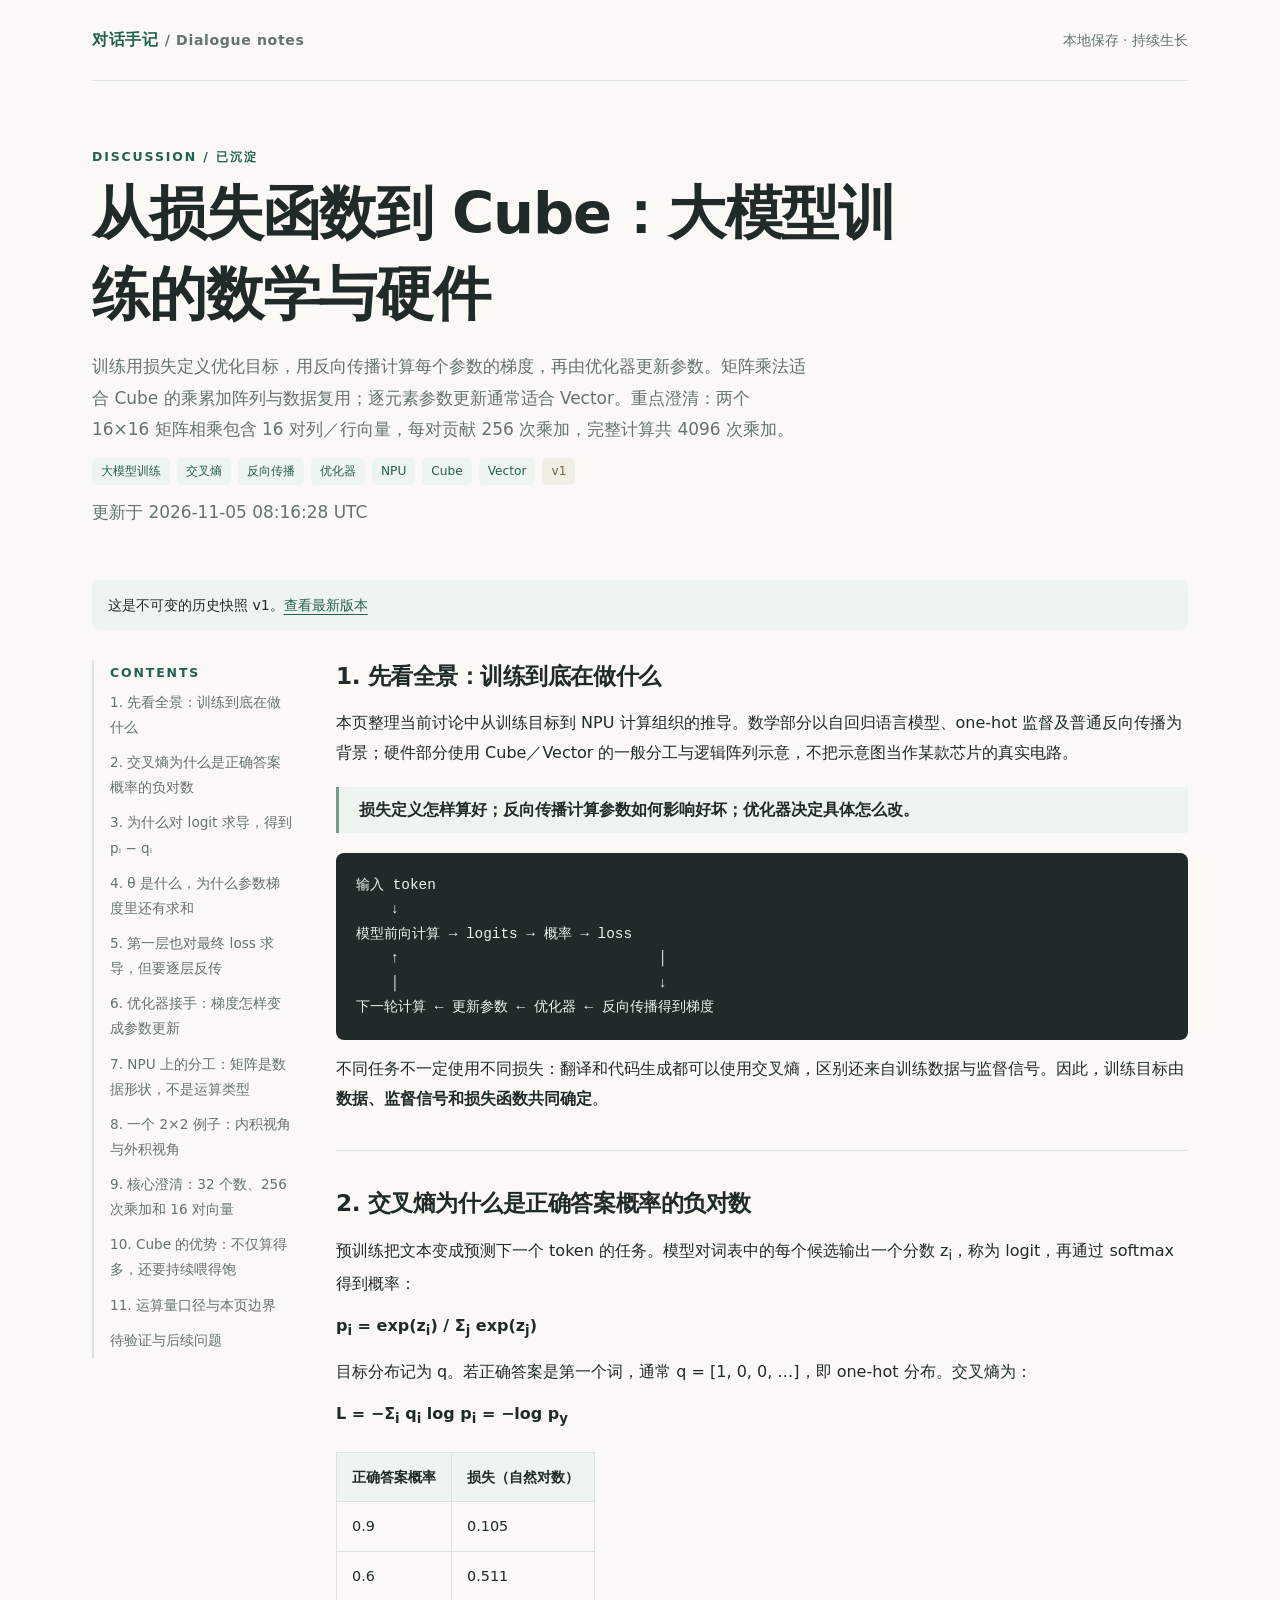
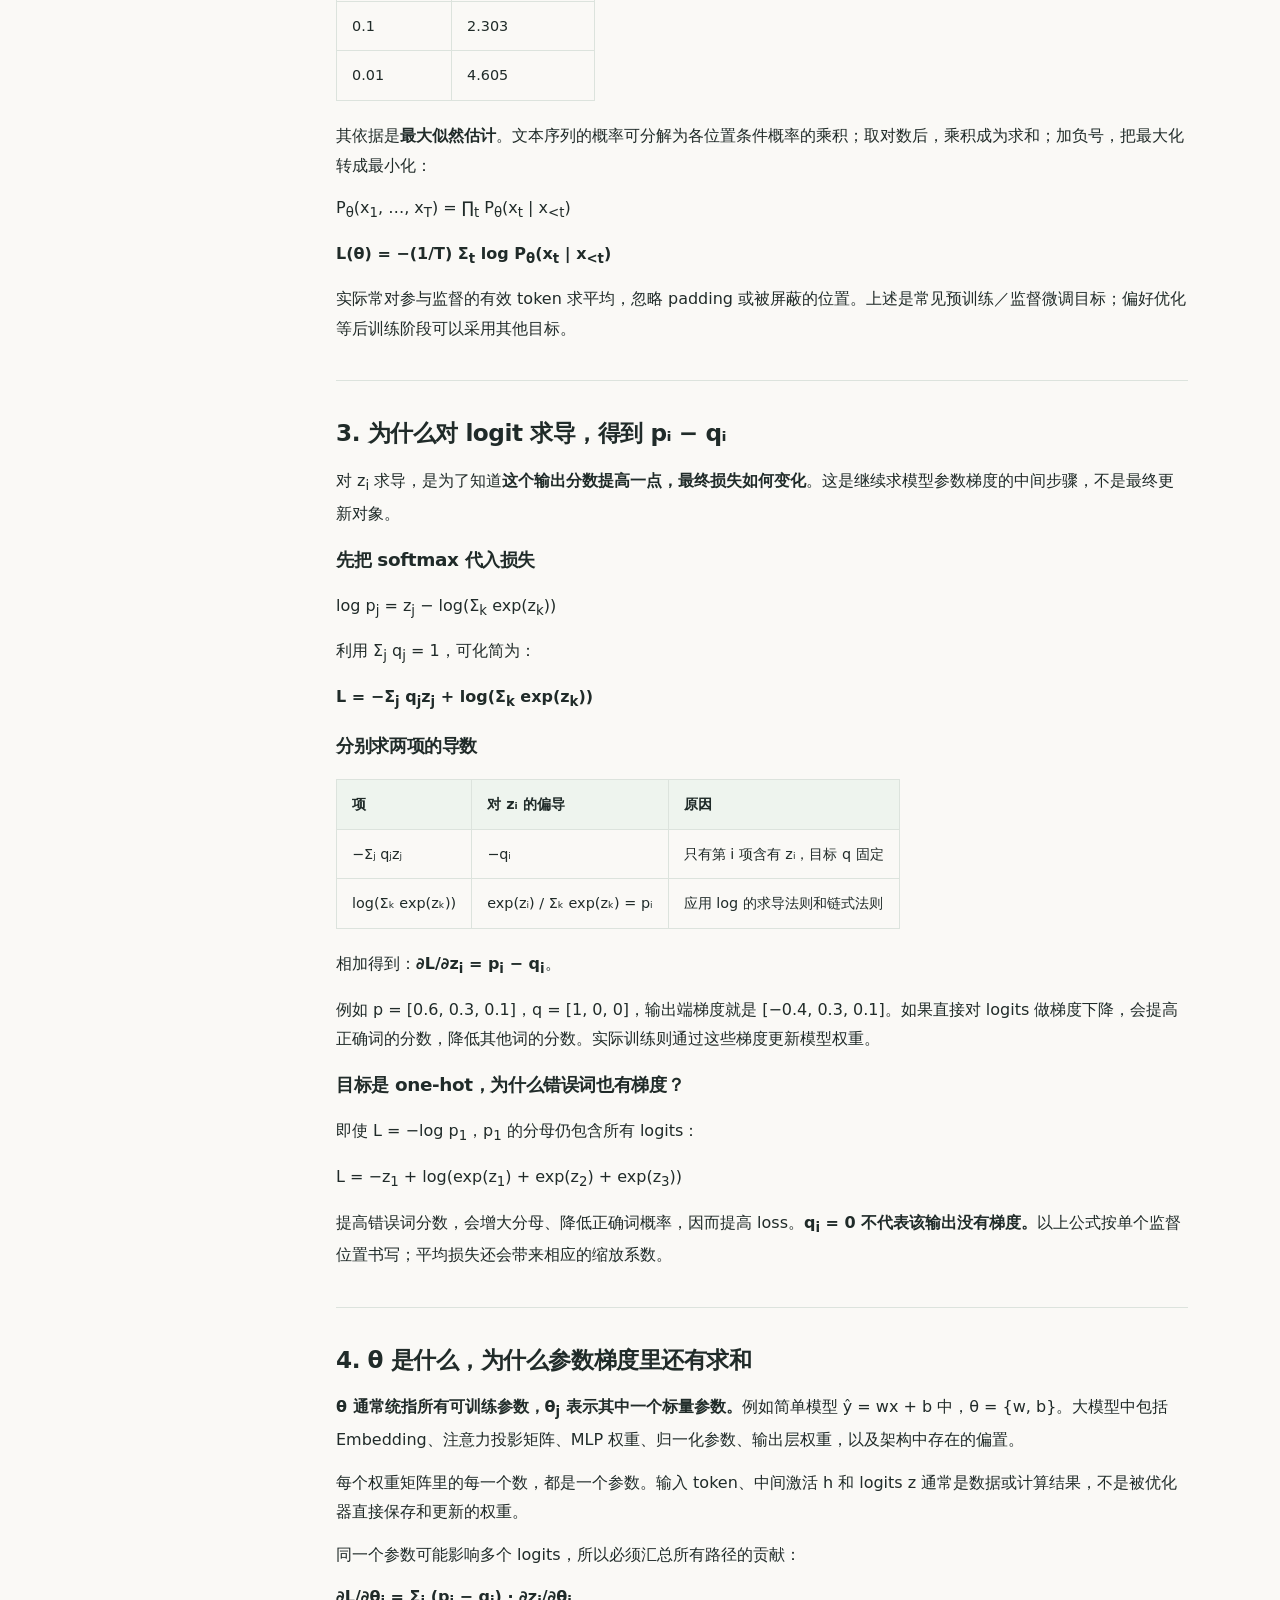
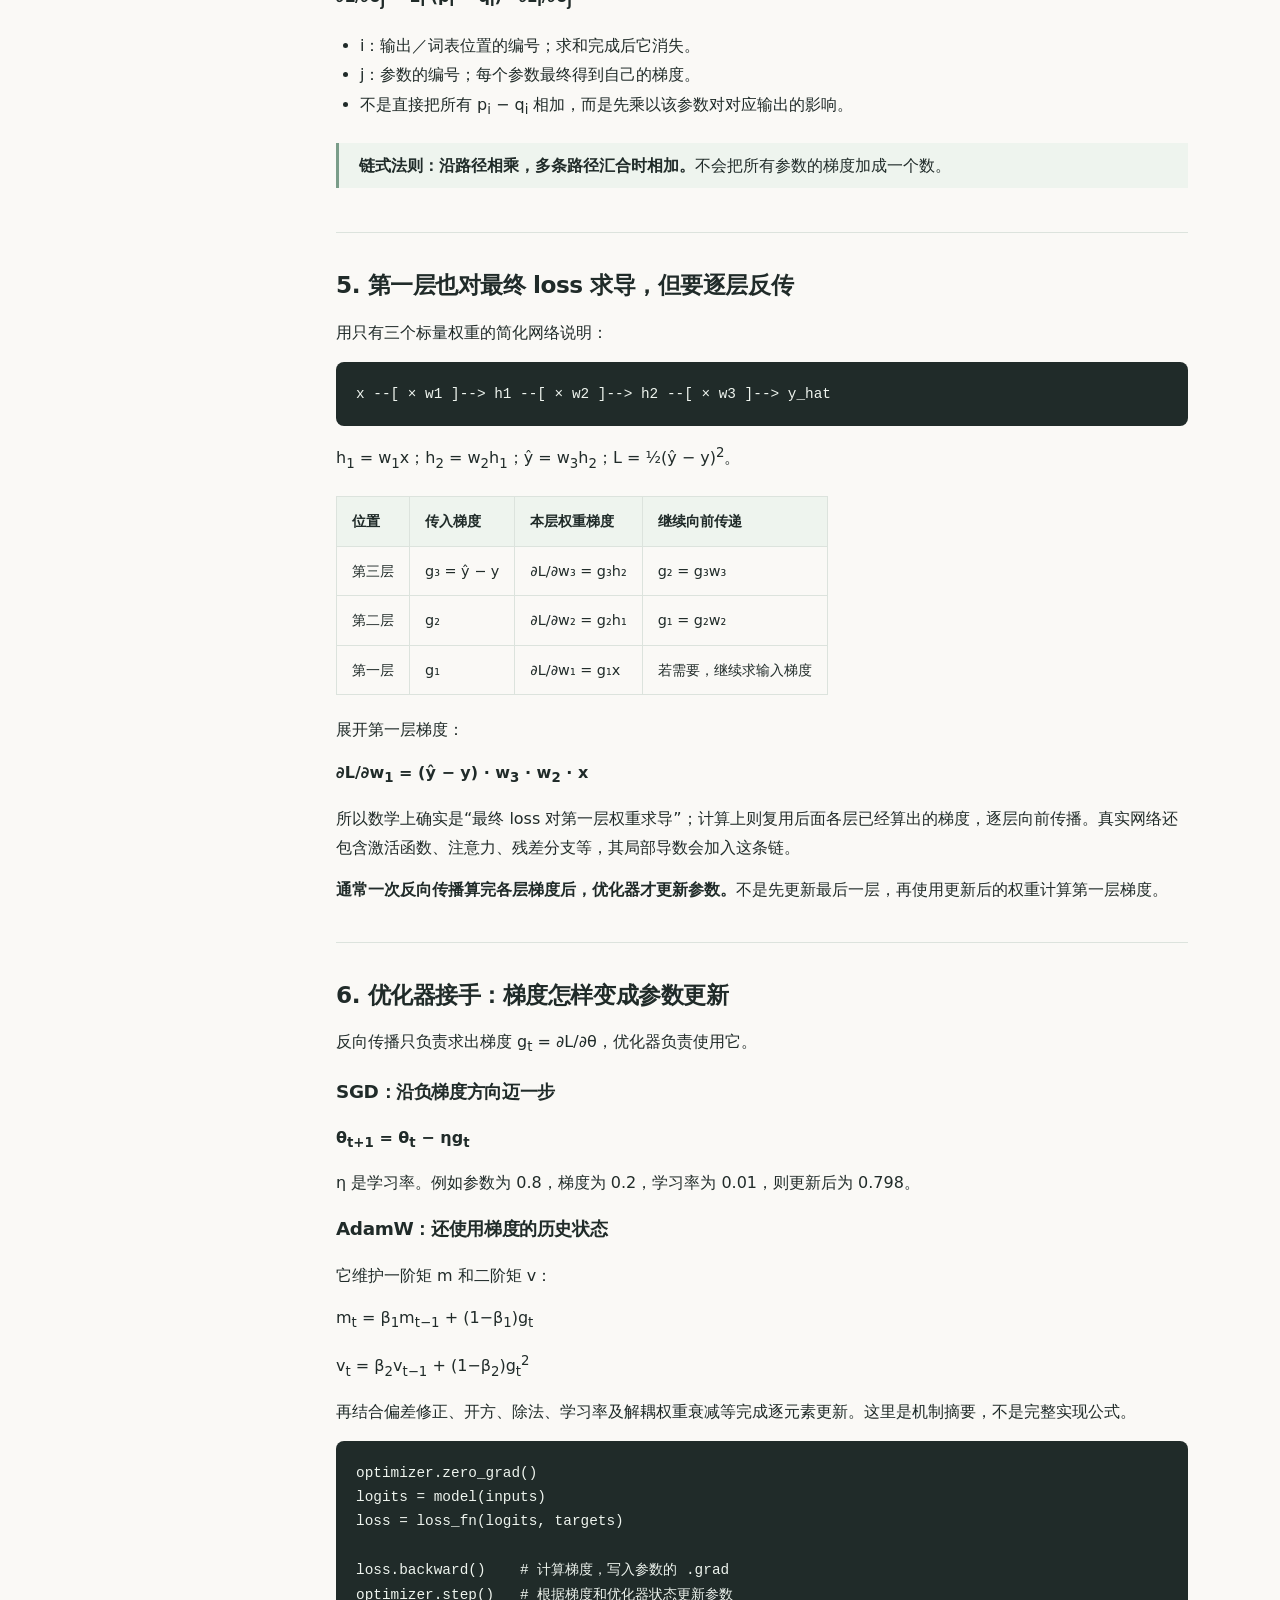
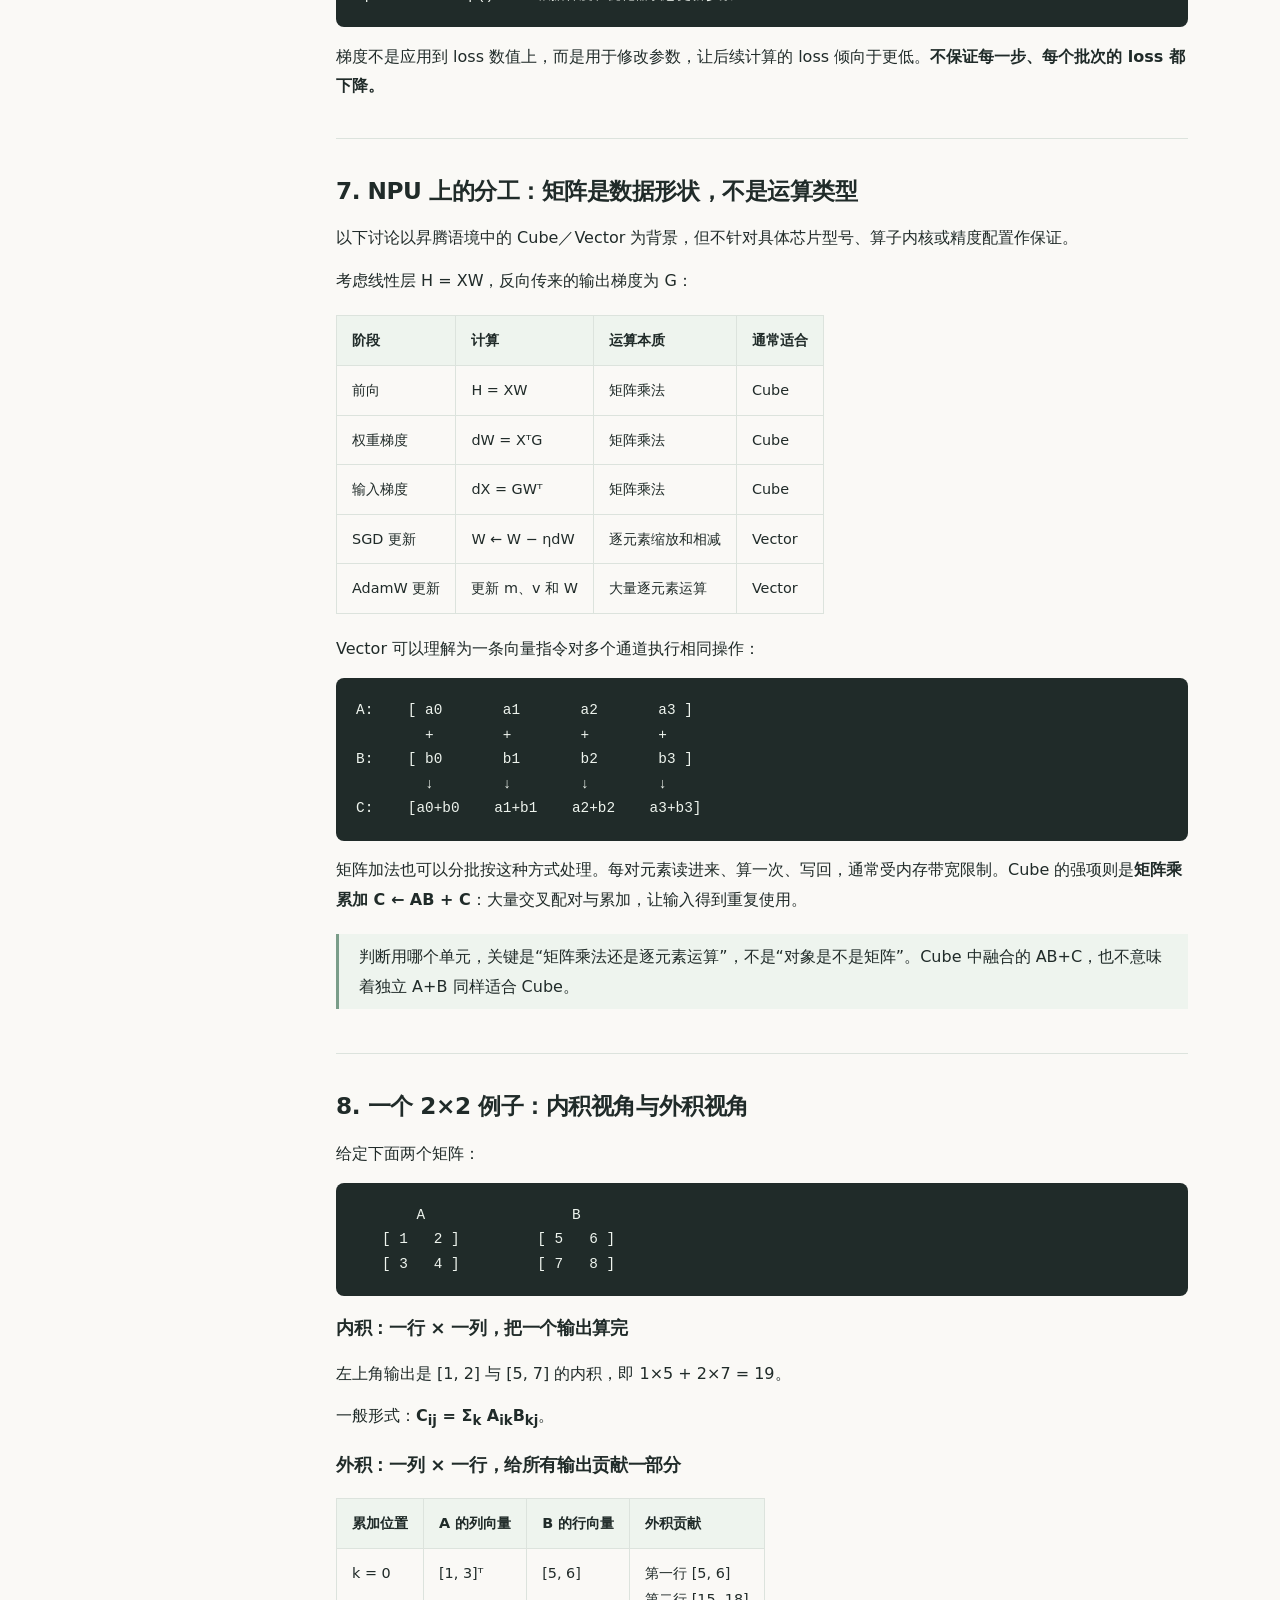
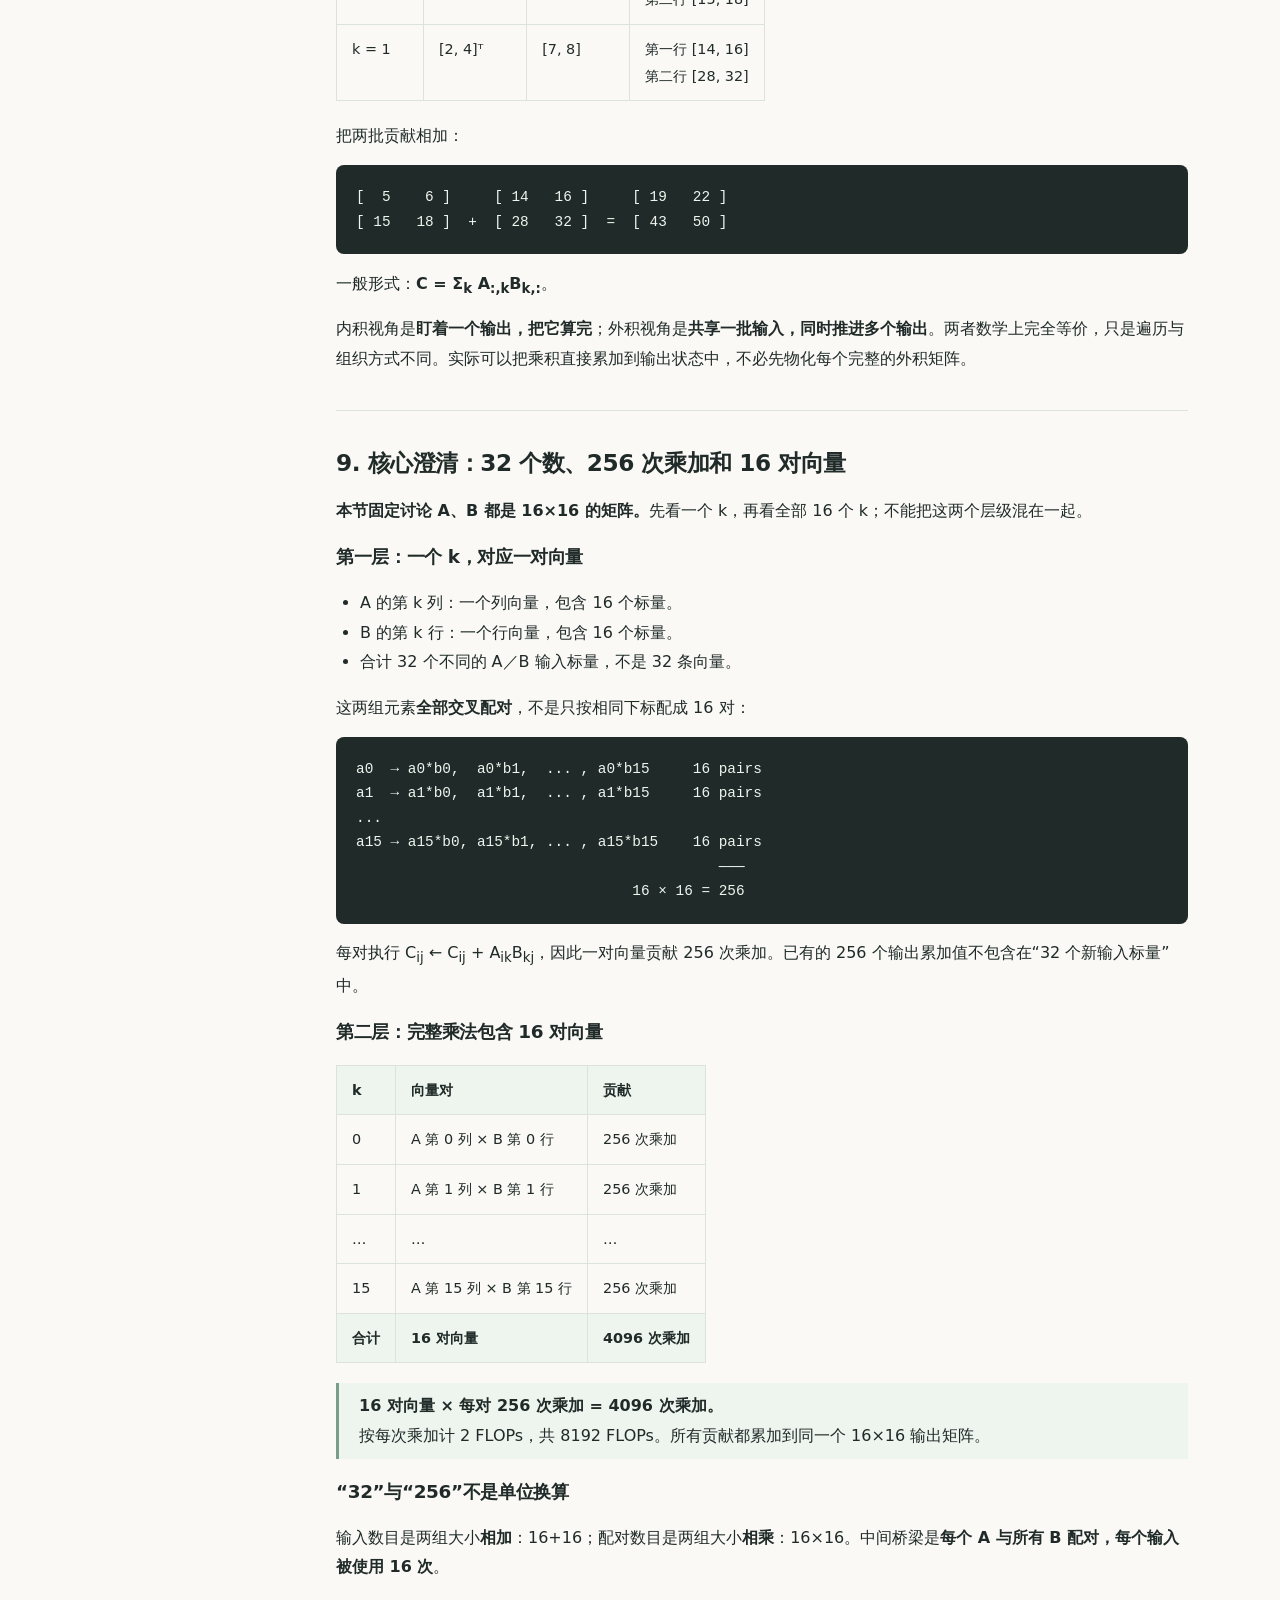
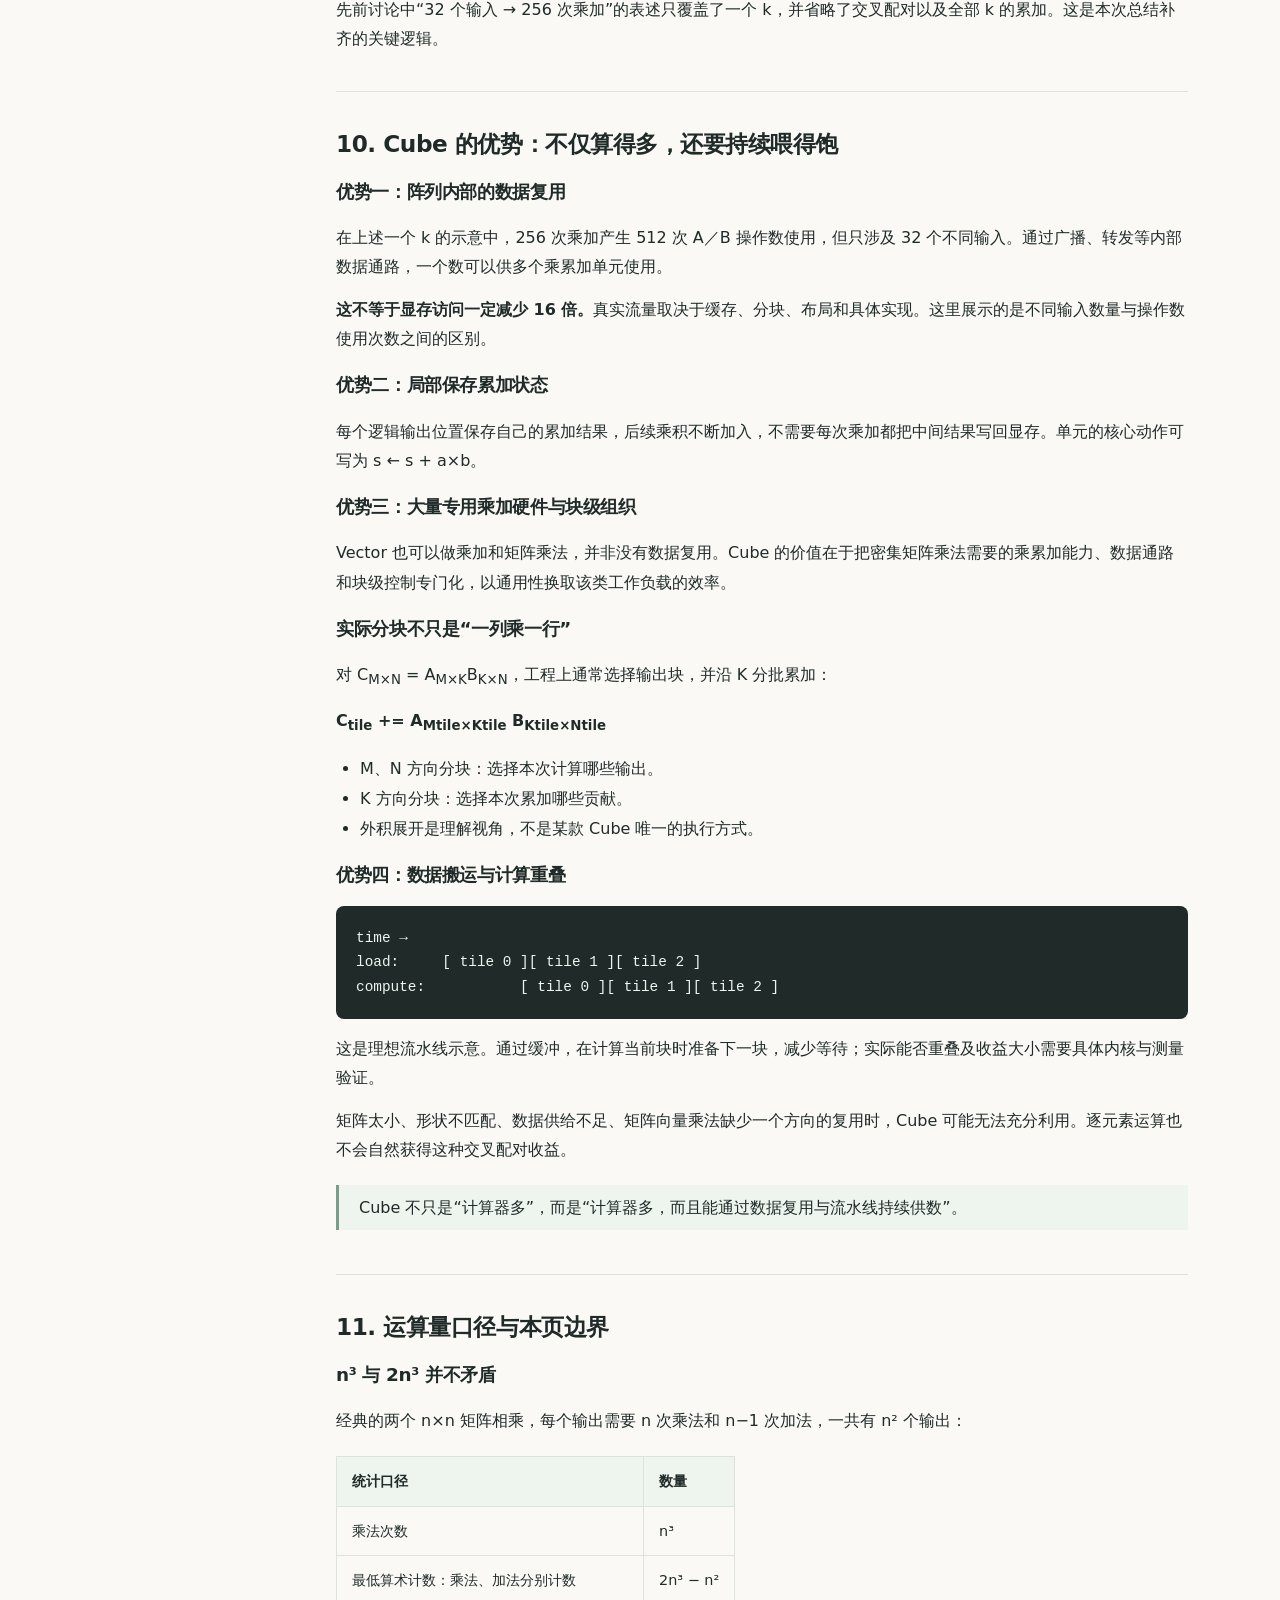
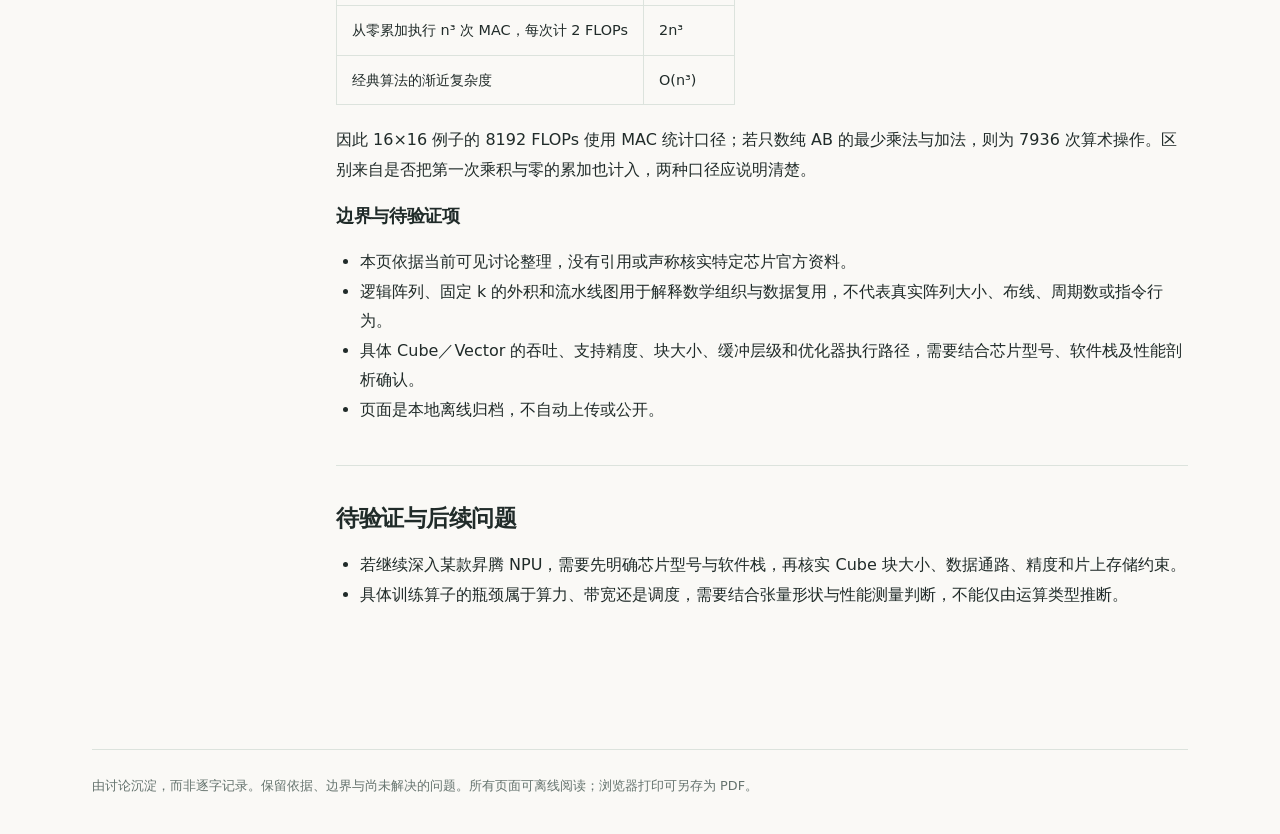
<file: history/training-loss-backprop-cube/v0001/index.html>
<!doctype html>
<html lang="zh-CN">
<head>
<meta charset="utf-8">
<meta name="viewport" content="width=device-width, initial-scale=1">
<meta http-equiv="Content-Security-Policy" content="default-src &#x27;none&#x27;; style-src &#x27;unsafe-inline&#x27;; script-src &#x27;none&#x27;; base-uri &#x27;none&#x27;; form-action &#x27;none&#x27;; object-src &#x27;none&#x27;">
<meta name="referrer" content="no-referrer">
<title>从损失函数到 Cube：大模型训练的数学与硬件 · 对话手记</title>
<style>:root{color-scheme:light;--paper:#faf9f6;--card:#fff;--ink:#202b29;--muted:#65736e;--accent:#22614f;--line:#dce3dd;--soft:#eef4ee;font-family:system-ui,-apple-system,"Segoe UI","Microsoft YaHei",sans-serif}
*{box-sizing:border-box}html{scroll-behavior:smooth}body{margin:0;background:var(--paper);color:var(--ink);line-height:1.85}a{color:var(--accent);text-underline-offset:4px}a:hover{color:#103e30}a:focus-visible,button:focus-visible,input:focus-visible,select:focus-visible,summary:focus-visible{outline:3px solid #9cbca8;outline-offset:4px}h1,h2,h3,h4{line-height:1.4;letter-spacing:-.02em}h1{font-size:clamp(2rem,4.5vw,3.8rem);margin:.4rem 0 1rem;font-weight:700}h2{font-size:1.45rem;margin:0 0 1rem}h3{font-size:1.15rem}p{margin:.8rem 0}button,input,select{font:inherit}button{cursor:pointer}.shell{max-width:1160px;margin:auto;padding:0 32px}.topbar{display:flex;justify-content:space-between;align-items:center;gap:20px;padding:25px 0;border-bottom:1px solid var(--line)}.brand{font-weight:700;text-decoration:none;letter-spacing:.04em}.eyebrow{color:var(--accent);font-size:.78rem;letter-spacing:.15em;text-transform:uppercase;font-weight:700}.muted,.meta{color:var(--muted);font-size:.88rem}.hero{padding:64px 0 38px;max-width:840px}.hero p{font-size:1.06rem;color:var(--muted);max-width:720px}.stats{display:flex;gap:36px;margin:20px 0 32px}.stat strong{display:block;font-size:1.9rem;line-height:1.4;font-variant-numeric:tabular-nums}.stat span{font-size:.82rem;color:var(--muted)}.toolbar{display:flex;gap:12px;margin:20px 0 24px}input,select{border:1px solid var(--line);border-radius:8px;background:var(--card);color:var(--ink);padding:11px 15px;min-width:0}input{flex:1}.grid{display:grid;grid-template-columns:repeat(auto-fill,minmax(290px,1fr));gap:20px}.card{padding:26px;background:var(--card);border:1px solid var(--line);border-radius:12px;display:flex;flex-direction:column;gap:12px;transition:border-color .15s}.card:hover{border-color:#9ab5a8}.card h2{margin:0;font-size:1.25rem}.card h2 a{text-decoration:none}.card p{margin:0;color:var(--muted);font-size:.95rem}.card .meta{margin-top:auto;padding-top:12px;border-top:1px solid var(--line)}.tags{display:flex;flex-wrap:wrap;gap:7px}.tag{display:inline-block;background:var(--soft);color:var(--accent);border-radius:5px;font-size:.76rem;padding:2px 9px}.status{background:#f1eee6;color:#736344}.empty{padding:55px 25px;text-align:center;border:1px dashed #b8c9bf;border-radius:12px;color:var(--muted)}.empty h2{color:var(--ink)}.empty code{font-size:.84rem}.footer{margin-top:64px;padding:24px 0 36px;border-top:1px solid var(--line);color:var(--muted);font-size:.8rem}.layout{display:grid;grid-template-columns:200px minmax(0,1fr);gap:44px;align-items:start}.toc{position:sticky;top:25px;font-size:.85rem;border-left:2px solid var(--line);padding-left:16px}.toc a{display:block;text-decoration:none;padding:5px 0;color:var(--muted)}.toc a:hover{color:var(--accent)}article{min-width:0}article section{margin-bottom:36px;padding-bottom:24px;border-bottom:1px solid var(--line);scroll-margin-top:25px}article section:last-child{border:0}article p,article li{overflow-wrap:anywhere}article ul,article ol{padding-left:1.5rem}blockquote{border-left:3px solid #7a9d89;margin:20px 0;padding:8px 20px;background:var(--soft)}code,kbd{background:#edf0eb;border-radius:4px;padding:2px 5px;font-family:Consolas,"SFMono-Regular",monospace;font-size:.88em}pre{background:#202b29;color:#eef4ee;padding:20px;border-radius:8px;overflow:auto;font-size:.9rem;line-height:1.7}pre code{background:transparent;color:inherit;padding:0}table{display:block;max-width:100%;overflow-x:auto;border-collapse:collapse;margin:20px 0;font-size:.9rem}th,td{padding:11px 15px;border:1px solid var(--line);text-align:left;vertical-align:top}th{background:var(--soft);font-weight:600}details{border:1px solid var(--line);border-radius:8px;padding:12px 18px;margin:16px 0}summary{cursor:pointer;font-weight:600}.revision{padding:12px 16px;background:var(--soft);border-radius:8px;margin-bottom:30px;font-size:.88rem}.history{font-size:.88rem}.history li{padding:7px 0}.sr-only{position:absolute;width:1px;height:1px;padding:0;margin:-1px;overflow:hidden;clip:rect(0,0,0,0);white-space:nowrap;border:0}[hidden]{display:none!important}.print{border:1px solid var(--line);background:white;border-radius:7px;color:var(--muted);padding:5px 12px}
@media(max-width:720px){.shell{padding:0 20px}.hero{padding:38px 0 24px}.layout{display:block}.toc{position:static;margin-bottom:32px;display:flex;flex-wrap:wrap;gap:2px 16px}.toc .eyebrow{width:100%}.toolbar{flex-direction:column}.grid{grid-template-columns:1fr}.stats{gap:25px}.topbar .muted{font-size:.75rem}h1{font-size:2.1rem}}
@media print{body{background:#fff;color:#000;font-size:11pt}.shell{max-width:none;padding:0}.topbar,.toc,.toolbar,.print,.footer,.history{display:none}.hero{padding:0 0 20px}.hero h1{font-size:25pt}.layout{display:block}article section{break-inside:auto}h2,h3{break-after:avoid}pre,blockquote,tr{break-inside:avoid}pre{white-space:pre-wrap;background:#f3f3f3;color:#000}a{color:inherit}.card{break-inside:avoid}.grid{display:block}.card{margin:12px 0}}
</style>
</head>
<body><div class="shell">
<header class="topbar"><a class="brand" href="../../../index.html">对话手记 <span class="muted">/ Dialogue notes</span></a><span class="muted">本地保存 · 持续生长</span></header>
<main><div class="hero"><div class="eyebrow">Discussion / 已沉淀</div>
<h1>从损失函数到 Cube：大模型训练的数学与硬件</h1><p>训练用损失定义优化目标，用反向传播计算每个参数的梯度，再由优化器更新参数。矩阵乘法适合 Cube 的乘累加阵列与数据复用；逐元素参数更新通常适合 Vector。重点澄清：两个 16×16 矩阵相乘包含 16 对列／行向量，每对贡献 256 次乘加，完整计算共 4096 次乘加。</p><div class="tags"><span class="tag">大模型训练</span><span class="tag">交叉熵</span><span class="tag">反向传播</span><span class="tag">优化器</span><span class="tag">NPU</span><span class="tag">Cube</span><span class="tag">Vector</span><span class="tag status">v1</span></div>
<p class="meta">更新于 2026-11-05 08:16:28 UTC</p></div>
<div class="revision">这是不可变的历史快照 v1。<a href="../../../pages/training-loss-backprop-cube.html">查看最新版本</a></div><div class="layout"><nav class="toc" aria-label="章节目录"><span class="eyebrow">Contents</span><a href="#overview">1. 先看全景：训练到底在做什么</a><a href="#cross-entropy">2. 交叉熵为什么是正确答案概率的负对数</a><a href="#softmax-gradient">3. 为什么对 logit 求导，得到 pᵢ − qᵢ</a><a href="#parameters-chain-rule">4. θ 是什么，为什么参数梯度里还有求和</a><a href="#layerwise-backprop">5. 第一层也对最终 loss 求导，但要逐层反传</a><a href="#optimizer">6. 优化器接手：梯度怎样变成参数更新</a><a href="#cube-vector">7. NPU 上的分工：矩阵是数据形状，不是运算类型</a><a href="#inner-outer-product">8. 一个 2×2 例子：内积视角与外积视角</a><a href="#sixteen-pairs">9. 核心澄清：32 个数、256 次乘加和 16 对向量</a><a href="#hardware-advantage">10. Cube 的优势：不仅算得多，还要持续喂得饱</a><a href="#flops-boundaries">11. 运算量口径与本页边界</a><a href="#open-questions">待验证与后续问题</a></nav><article><section id="overview"><h2>1. 先看全景：训练到底在做什么</h2><p>本页整理当前讨论中从训练目标到 NPU 计算组织的推导。数学部分以自回归语言模型、one-hot 监督及普通反向传播为背景；硬件部分使用 Cube／Vector 的一般分工与逻辑阵列示意，不把示意图当作某款芯片的真实电路。</p><blockquote><strong>损失定义怎样算好；反向传播计算参数如何影响好坏；优化器决定具体怎么改。</strong></blockquote><pre>输入 token
    ↓
模型前向计算 → logits → 概率 → loss
    ↑                              │
    │                              ↓
下一轮计算 ← 更新参数 ← 优化器 ← 反向传播得到梯度</pre><p>不同任务不一定使用不同损失：翻译和代码生成都可以使用交叉熵，区别还来自训练数据与监督信号。因此，训练目标由<strong>数据、监督信号和损失函数共同确定</strong>。</p></section><section id="cross-entropy"><h2>2. 交叉熵为什么是正确答案概率的负对数</h2><p>预训练把文本变成预测下一个 token 的任务。模型对词表中的每个候选输出一个分数 z<sub>i</sub>，称为 logit，再通过 softmax 得到概率：</p><p><strong>p<sub>i</sub> = exp(z<sub>i</sub>) / Σ<sub>j</sub> exp(z<sub>j</sub>)</strong></p><p>目标分布记为 q。若正确答案是第一个词，通常 q = [1, 0, 0, …]，即 one-hot 分布。交叉熵为：</p><p><strong>L = −Σ<sub>i</sub> q<sub>i</sub> log p<sub>i</sub> = −log p<sub>y</sub></strong></p><table><thead><tr><th>正确答案概率</th><th>损失（自然对数）</th></tr></thead><tbody><tr><td>0.9</td><td>0.105</td></tr><tr><td>0.6</td><td>0.511</td></tr><tr><td>0.1</td><td>2.303</td></tr><tr><td>0.01</td><td>4.605</td></tr></tbody></table><p>其依据是<strong>最大似然估计</strong>。文本序列的概率可分解为各位置条件概率的乘积；取对数后，乘积成为求和；加负号，把最大化转成最小化：</p><p>P<sub>θ</sub>(x<sub>1</sub>, …, x<sub>T</sub>) = ∏<sub>t</sub> P<sub>θ</sub>(x<sub>t</sub> | x<sub>&lt;t</sub>)</p><p><strong>L(θ) = −(1/T) Σ<sub>t</sub> log P<sub>θ</sub>(x<sub>t</sub> | x<sub>&lt;t</sub>)</strong></p><p>实际常对参与监督的有效 token 求平均，忽略 padding 或被屏蔽的位置。上述是常见预训练／监督微调目标；偏好优化等后训练阶段可以采用其他目标。</p></section><section id="softmax-gradient"><h2>3. 为什么对 logit 求导，得到 pᵢ − qᵢ</h2><p>对 z<sub>i</sub> 求导，是为了知道<strong>这个输出分数提高一点，最终损失如何变化</strong>。这是继续求模型参数梯度的中间步骤，不是最终更新对象。</p><h3>先把 softmax 代入损失</h3><p>log p<sub>j</sub> = z<sub>j</sub> − log(Σ<sub>k</sub> exp(z<sub>k</sub>))</p><p>利用 Σ<sub>j</sub> q<sub>j</sub> = 1，可化简为：</p><p><strong>L = −Σ<sub>j</sub> q<sub>j</sub>z<sub>j</sub> + log(Σ<sub>k</sub> exp(z<sub>k</sub>))</strong></p><h3>分别求两项的导数</h3><table><thead><tr><th>项</th><th>对 zᵢ 的偏导</th><th>原因</th></tr></thead><tbody><tr><td>−Σⱼ qⱼzⱼ</td><td>−qᵢ</td><td>只有第 i 项含有 zᵢ，目标 q 固定</td></tr><tr><td>log(Σₖ exp(zₖ))</td><td>exp(zᵢ) / Σₖ exp(zₖ) = pᵢ</td><td>应用 log 的求导法则和链式法则</td></tr></tbody></table><p>相加得到：<strong>∂L/∂z<sub>i</sub> = p<sub>i</sub> − q<sub>i</sub></strong>。</p><p>例如 p = [0.6, 0.3, 0.1]，q = [1, 0, 0]，输出端梯度就是 [−0.4, 0.3, 0.1]。如果直接对 logits 做梯度下降，会提高正确词的分数，降低其他词的分数。实际训练则通过这些梯度更新模型权重。</p><h3>目标是 one-hot，为什么错误词也有梯度？</h3><p>即使 L = −log p<sub>1</sub>，p<sub>1</sub> 的分母仍包含所有 logits：</p><p>L = −z<sub>1</sub> + log(exp(z<sub>1</sub>) + exp(z<sub>2</sub>) + exp(z<sub>3</sub>))</p><p>提高错误词分数，会增大分母、降低正确词概率，因而提高 loss。<strong>q<sub>i</sub> = 0 不代表该输出没有梯度。</strong>以上公式按单个监督位置书写；平均损失还会带来相应的缩放系数。</p></section><section id="parameters-chain-rule"><h2>4. θ 是什么，为什么参数梯度里还有求和</h2><p><strong>θ 通常统指所有可训练参数，θ<sub>j</sub> 表示其中一个标量参数。</strong>例如简单模型 ŷ = wx + b 中，θ = {w, b}。大模型中包括 Embedding、注意力投影矩阵、MLP 权重、归一化参数、输出层权重，以及架构中存在的偏置。</p><p>每个权重矩阵里的每一个数，都是一个参数。输入 token、中间激活 h 和 logits z 通常是数据或计算结果，不是被优化器直接保存和更新的权重。</p><p>同一个参数可能影响多个 logits，所以必须汇总所有路径的贡献：</p><p><strong>∂L/∂θ<sub>j</sub> = Σ<sub>i</sub> (p<sub>i</sub> − q<sub>i</sub>) · ∂z<sub>i</sub>/∂θ<sub>j</sub></strong></p><ul><li>i：输出／词表位置的编号；求和完成后它消失。</li><li>j：参数的编号；每个参数最终得到自己的梯度。</li><li>不是直接把所有 p<sub>i</sub> − q<sub>i</sub> 相加，而是先乘以该参数对对应输出的影响。</li></ul><blockquote><strong>链式法则：沿路径相乘，多条路径汇合时相加。</strong>不会把所有参数的梯度加成一个数。</blockquote></section><section id="layerwise-backprop"><h2>5. 第一层也对最终 loss 求导，但要逐层反传</h2><p>用只有三个标量权重的简化网络说明：</p><pre>x --[ × w1 ]--&gt; h1 --[ × w2 ]--&gt; h2 --[ × w3 ]--&gt; y_hat</pre><p>h<sub>1</sub> = w<sub>1</sub>x；h<sub>2</sub> = w<sub>2</sub>h<sub>1</sub>；ŷ = w<sub>3</sub>h<sub>2</sub>；L = ½(ŷ − y)<sup>2</sup>。</p><table><thead><tr><th>位置</th><th>传入梯度</th><th>本层权重梯度</th><th>继续向前传递</th></tr></thead><tbody><tr><td>第三层</td><td>g₃ = ŷ − y</td><td>∂L/∂w₃ = g₃h₂</td><td>g₂ = g₃w₃</td></tr><tr><td>第二层</td><td>g₂</td><td>∂L/∂w₂ = g₂h₁</td><td>g₁ = g₂w₂</td></tr><tr><td>第一层</td><td>g₁</td><td>∂L/∂w₁ = g₁x</td><td>若需要，继续求输入梯度</td></tr></tbody></table><p>展开第一层梯度：</p><p><strong>∂L/∂w<sub>1</sub> = (ŷ − y) · w<sub>3</sub> · w<sub>2</sub> · x</strong></p><p>所以数学上确实是“最终 loss 对第一层权重求导”；计算上则复用后面各层已经算出的梯度，逐层向前传播。真实网络还包含激活函数、注意力、残差分支等，其局部导数会加入这条链。</p><p><strong>通常一次反向传播算完各层梯度后，优化器才更新参数。</strong>不是先更新最后一层，再使用更新后的权重计算第一层梯度。</p></section><section id="optimizer"><h2>6. 优化器接手：梯度怎样变成参数更新</h2><p>反向传播只负责求出梯度 g<sub>t</sub> = ∂L/∂θ，优化器负责使用它。</p><h3>SGD：沿负梯度方向迈一步</h3><p><strong>θ<sub>t+1</sub> = θ<sub>t</sub> − ηg<sub>t</sub></strong></p><p>η 是学习率。例如参数为 0.8，梯度为 0.2，学习率为 0.01，则更新后为 0.798。</p><h3>AdamW：还使用梯度的历史状态</h3><p>它维护一阶矩 m 和二阶矩 v：</p><p>m<sub>t</sub> = β<sub>1</sub>m<sub>t−1</sub> + (1−β<sub>1</sub>)g<sub>t</sub></p><p>v<sub>t</sub> = β<sub>2</sub>v<sub>t−1</sub> + (1−β<sub>2</sub>)g<sub>t</sub><sup>2</sup></p><p>再结合偏差修正、开方、除法、学习率及解耦权重衰减等完成逐元素更新。这里是机制摘要，不是完整实现公式。</p><pre>optimizer.zero_grad()
logits = model(inputs)
loss = loss_fn(logits, targets)

loss.backward()    # 计算梯度，写入参数的 .grad
optimizer.step()   # 根据梯度和优化器状态更新参数</pre><p>梯度不是应用到 loss 数值上，而是用于修改参数，让后续计算的 loss 倾向于更低。<strong>不保证每一步、每个批次的 loss 都下降。</strong></p></section><section id="cube-vector"><h2>7. NPU 上的分工：矩阵是数据形状，不是运算类型</h2><p>以下讨论以昇腾语境中的 Cube／Vector 为背景，但不针对具体芯片型号、算子内核或精度配置作保证。</p><p>考虑线性层 H = XW，反向传来的输出梯度为 G：</p><table><thead><tr><th>阶段</th><th>计算</th><th>运算本质</th><th>通常适合</th></tr></thead><tbody><tr><td>前向</td><td>H = XW</td><td>矩阵乘法</td><td>Cube</td></tr><tr><td>权重梯度</td><td>dW = XᵀG</td><td>矩阵乘法</td><td>Cube</td></tr><tr><td>输入梯度</td><td>dX = GWᵀ</td><td>矩阵乘法</td><td>Cube</td></tr><tr><td>SGD 更新</td><td>W ← W − ηdW</td><td>逐元素缩放和相减</td><td>Vector</td></tr><tr><td>AdamW 更新</td><td>更新 m、v 和 W</td><td>大量逐元素运算</td><td>Vector</td></tr></tbody></table><p>Vector 可以理解为一条向量指令对多个通道执行相同操作：</p><pre>A:    [ a0       a1       a2       a3 ]
        +        +        +        +
B:    [ b0       b1       b2       b3 ]
        ↓        ↓        ↓        ↓
C:    [a0+b0    a1+b1    a2+b2    a3+b3]</pre><p>矩阵加法也可以分批按这种方式处理。每对元素读进来、算一次、写回，通常受内存带宽限制。Cube 的强项则是<strong>矩阵乘累加 C ← AB + C</strong>：大量交叉配对与累加，让输入得到重复使用。</p><blockquote>判断用哪个单元，关键是“矩阵乘法还是逐元素运算”，不是“对象是不是矩阵”。Cube 中融合的 AB+C，也不意味着独立 A+B 同样适合 Cube。</blockquote></section><section id="inner-outer-product"><h2>8. 一个 2×2 例子：内积视角与外积视角</h2><p>给定下面两个矩阵：</p><pre>       A                 B
   [ 1   2 ]         [ 5   6 ]
   [ 3   4 ]         [ 7   8 ]</pre><h3>内积：一行 × 一列，把一个输出算完</h3><p>左上角输出是 [1, 2] 与 [5, 7] 的内积，即 1×5 + 2×7 = 19。</p><p>一般形式：<strong>C<sub>ij</sub> = Σ<sub>k</sub> A<sub>ik</sub>B<sub>kj</sub></strong>。</p><h3>外积：一列 × 一行，给所有输出贡献一部分</h3><table><thead><tr><th>累加位置</th><th>A 的列向量</th><th>B 的行向量</th><th>外积贡献</th></tr></thead><tbody><tr><td>k = 0</td><td>[1, 3]ᵀ</td><td>[5, 6]</td><td>第一行 [5, 6]<br>第二行 [15, 18]</td></tr><tr><td>k = 1</td><td>[2, 4]ᵀ</td><td>[7, 8]</td><td>第一行 [14, 16]<br>第二行 [28, 32]</td></tr></tbody></table><p>把两批贡献相加：</p><pre>[  5    6 ]     [ 14   16 ]     [ 19   22 ]
[ 15   18 ]  +  [ 28   32 ]  =  [ 43   50 ]</pre><p>一般形式：<strong>C = Σ<sub>k</sub> A<sub>:,k</sub>B<sub>k,:</sub></strong>。</p><p>内积视角是<strong>盯着一个输出，把它算完</strong>；外积视角是<strong>共享一批输入，同时推进多个输出</strong>。两者数学上完全等价，只是遍历与组织方式不同。实际可以把乘积直接累加到输出状态中，不必先物化每个完整的外积矩阵。</p></section><section id="sixteen-pairs"><h2>9. 核心澄清：32 个数、256 次乘加和 16 对向量</h2><p><strong>本节固定讨论 A、B 都是 16×16 的矩阵。</strong>先看一个 k，再看全部 16 个 k；不能把这两个层级混在一起。</p><h3>第一层：一个 k，对应一对向量</h3><ul><li>A 的第 k 列：一个列向量，包含 16 个标量。</li><li>B 的第 k 行：一个行向量，包含 16 个标量。</li><li>合计 32 个不同的 A／B 输入标量，不是 32 条向量。</li></ul><p>这两组元素<strong>全部交叉配对</strong>，不是只按相同下标配成 16 对：</p><pre>a0  → a0*b0,  a0*b1,  ... , a0*b15     16 pairs
a1  → a1*b0,  a1*b1,  ... , a1*b15     16 pairs
...
a15 → a15*b0, a15*b1, ... , a15*b15    16 pairs
                                          ───
                                16 × 16 = 256</pre><p>每对执行 C<sub>ij</sub> ← C<sub>ij</sub> + A<sub>ik</sub>B<sub>kj</sub>，因此一对向量贡献 256 次乘加。已有的 256 个输出累加值不包含在“32 个新输入标量”中。</p><h3>第二层：完整乘法包含 16 对向量</h3><table><thead><tr><th>k</th><th>向量对</th><th>贡献</th></tr></thead><tbody><tr><td>0</td><td>A 第 0 列 × B 第 0 行</td><td>256 次乘加</td></tr><tr><td>1</td><td>A 第 1 列 × B 第 1 行</td><td>256 次乘加</td></tr><tr><td>…</td><td>…</td><td>…</td></tr><tr><td>15</td><td>A 第 15 列 × B 第 15 行</td><td>256 次乘加</td></tr><tr><th>合计</th><th>16 对向量</th><th>4096 次乘加</th></tr></tbody></table><blockquote><strong>16 对向量 × 每对 256 次乘加 = 4096 次乘加。</strong><br>按每次乘加计 2 FLOPs，共 8192 FLOPs。所有贡献都累加到同一个 16×16 输出矩阵。</blockquote><h3>“32”与“256”不是单位换算</h3><p>输入数目是两组大小<strong>相加</strong>：16+16；配对数目是两组大小<strong>相乘</strong>：16×16。中间桥梁是<strong>每个 A 与所有 B 配对，每个输入被使用 16 次</strong>。</p><p>先前讨论中“32 个输入 → 256 次乘加”的表述只覆盖了一个 k，并省略了交叉配对以及全部 k 的累加。这是本次总结补齐的关键逻辑。</p></section><section id="hardware-advantage"><h2>10. Cube 的优势：不仅算得多，还要持续喂得饱</h2><h3>优势一：阵列内部的数据复用</h3><p>在上述一个 k 的示意中，256 次乘加产生 512 次 A／B 操作数使用，但只涉及 32 个不同输入。通过广播、转发等内部数据通路，一个数可以供多个乘累加单元使用。</p><p><strong>这不等于显存访问一定减少 16 倍。</strong>真实流量取决于缓存、分块、布局和具体实现。这里展示的是不同输入数量与操作数使用次数之间的区别。</p><h3>优势二：局部保存累加状态</h3><p>每个逻辑输出位置保存自己的累加结果，后续乘积不断加入，不需要每次乘加都把中间结果写回显存。单元的核心动作可写为 s ← s + a×b。</p><h3>优势三：大量专用乘加硬件与块级组织</h3><p>Vector 也可以做乘加和矩阵乘法，并非没有数据复用。Cube 的价值在于把密集矩阵乘法需要的乘累加能力、数据通路和块级控制专门化，以通用性换取该类工作负载的效率。</p><h3>实际分块不只是“一列乘一行”</h3><p>对 C<sub>M×N</sub> = A<sub>M×K</sub>B<sub>K×N</sub>，工程上通常选择输出块，并沿 K 分批累加：</p><p><strong>C<sub>tile</sub> += A<sub>Mtile×Ktile</sub> B<sub>Ktile×Ntile</sub></strong></p><ul><li>M、N 方向分块：选择本次计算哪些输出。</li><li>K 方向分块：选择本次累加哪些贡献。</li><li>外积展开是理解视角，不是某款 Cube 唯一的执行方式。</li></ul><h3>优势四：数据搬运与计算重叠</h3><pre>time →
load:     [ tile 0 ][ tile 1 ][ tile 2 ]
compute:           [ tile 0 ][ tile 1 ][ tile 2 ]</pre><p>这是理想流水线示意。通过缓冲，在计算当前块时准备下一块，减少等待；实际能否重叠及收益大小需要具体内核与测量验证。</p><p>矩阵太小、形状不匹配、数据供给不足、矩阵向量乘法缺少一个方向的复用时，Cube 可能无法充分利用。逐元素运算也不会自然获得这种交叉配对收益。</p><blockquote>Cube 不只是“计算器多”，而是“计算器多，而且能通过数据复用与流水线持续供数”。</blockquote></section><section id="flops-boundaries"><h2>11. 运算量口径与本页边界</h2><h3>n³ 与 2n³ 并不矛盾</h3><p>经典的两个 n×n 矩阵相乘，每个输出需要 n 次乘法和 n−1 次加法，一共有 n² 个输出：</p><table><thead><tr><th>统计口径</th><th>数量</th></tr></thead><tbody><tr><td>乘法次数</td><td>n³</td></tr><tr><td>最低算术计数：乘法、加法分别计数</td><td>2n³ − n²</td></tr><tr><td>从零累加执行 n³ 次 MAC，每次计 2 FLOPs</td><td>2n³</td></tr><tr><td>经典算法的渐近复杂度</td><td>O(n³)</td></tr></tbody></table><p>因此 16×16 例子的 8192 FLOPs 使用 MAC 统计口径；若只数纯 AB 的最少乘法与加法，则为 7936 次算术操作。区别来自是否把第一次乘积与零的累加也计入，两种口径应说明清楚。</p><h3>边界与待验证项</h3><ul><li>本页依据当前可见讨论整理，没有引用或声称核实特定芯片官方资料。</li><li>逻辑阵列、固定 k 的外积和流水线图用于解释数学组织与数据复用，不代表真实阵列大小、布线、周期数或指令行为。</li><li>具体 Cube／Vector 的吞吐、支持精度、块大小、缓冲层级和优化器执行路径，需要结合芯片型号、软件栈及性能剖析确认。</li><li>页面是本地离线归档，不自动上传或公开。</li></ul></section><section id="open-questions"><h2>待验证与后续问题</h2><ul><li>若继续深入某款昇腾 NPU，需要先明确芯片型号与软件栈，再核实 Cube 块大小、数据通路、精度和片上存储约束。</li><li>具体训练算子的瓶颈属于算力、带宽还是调度，需要结合张量形状与性能测量判断，不能仅由运算类型推断。</li></ul></section></article></div></main>
<footer class="footer">由讨论沉淀，而非逐字记录。保留依据、边界与尚未解决的问题。所有页面可离线阅读；浏览器打印可另存为 PDF。</footer>
</div></body>
</html>
</file>
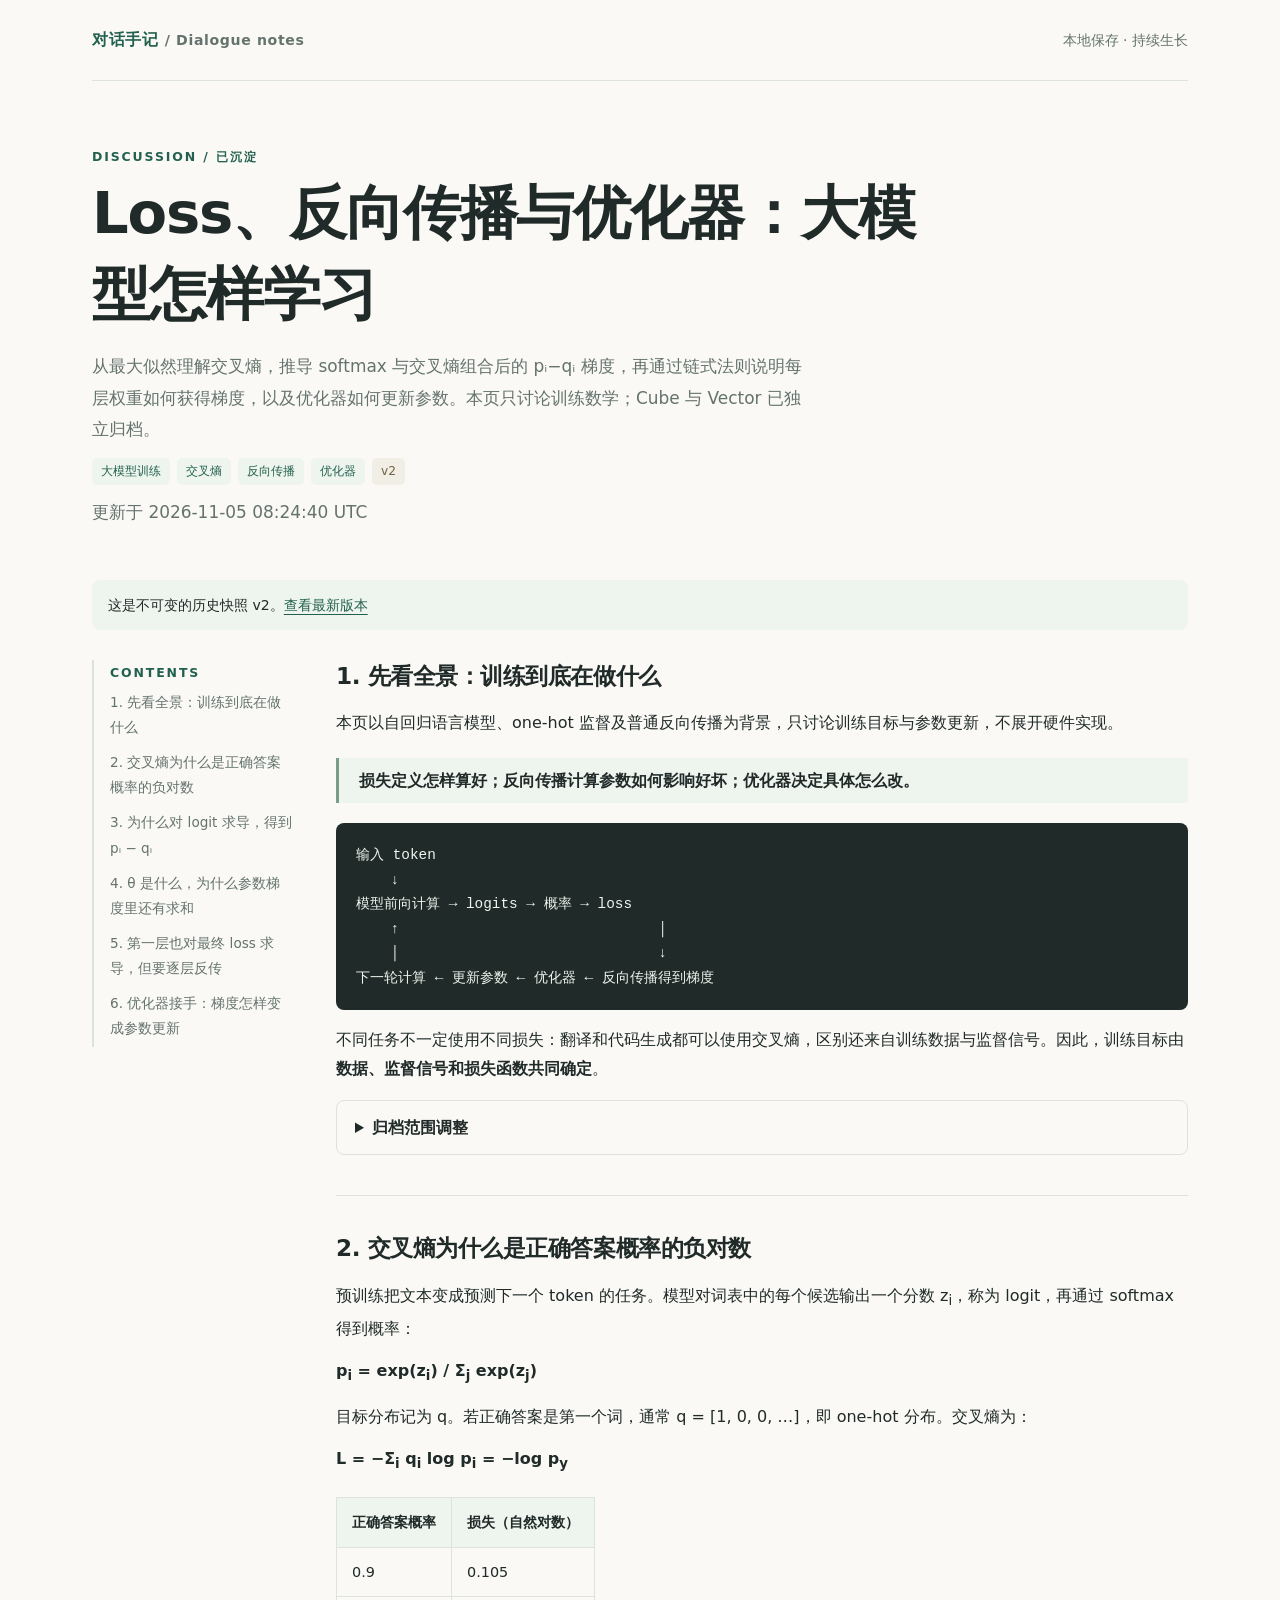
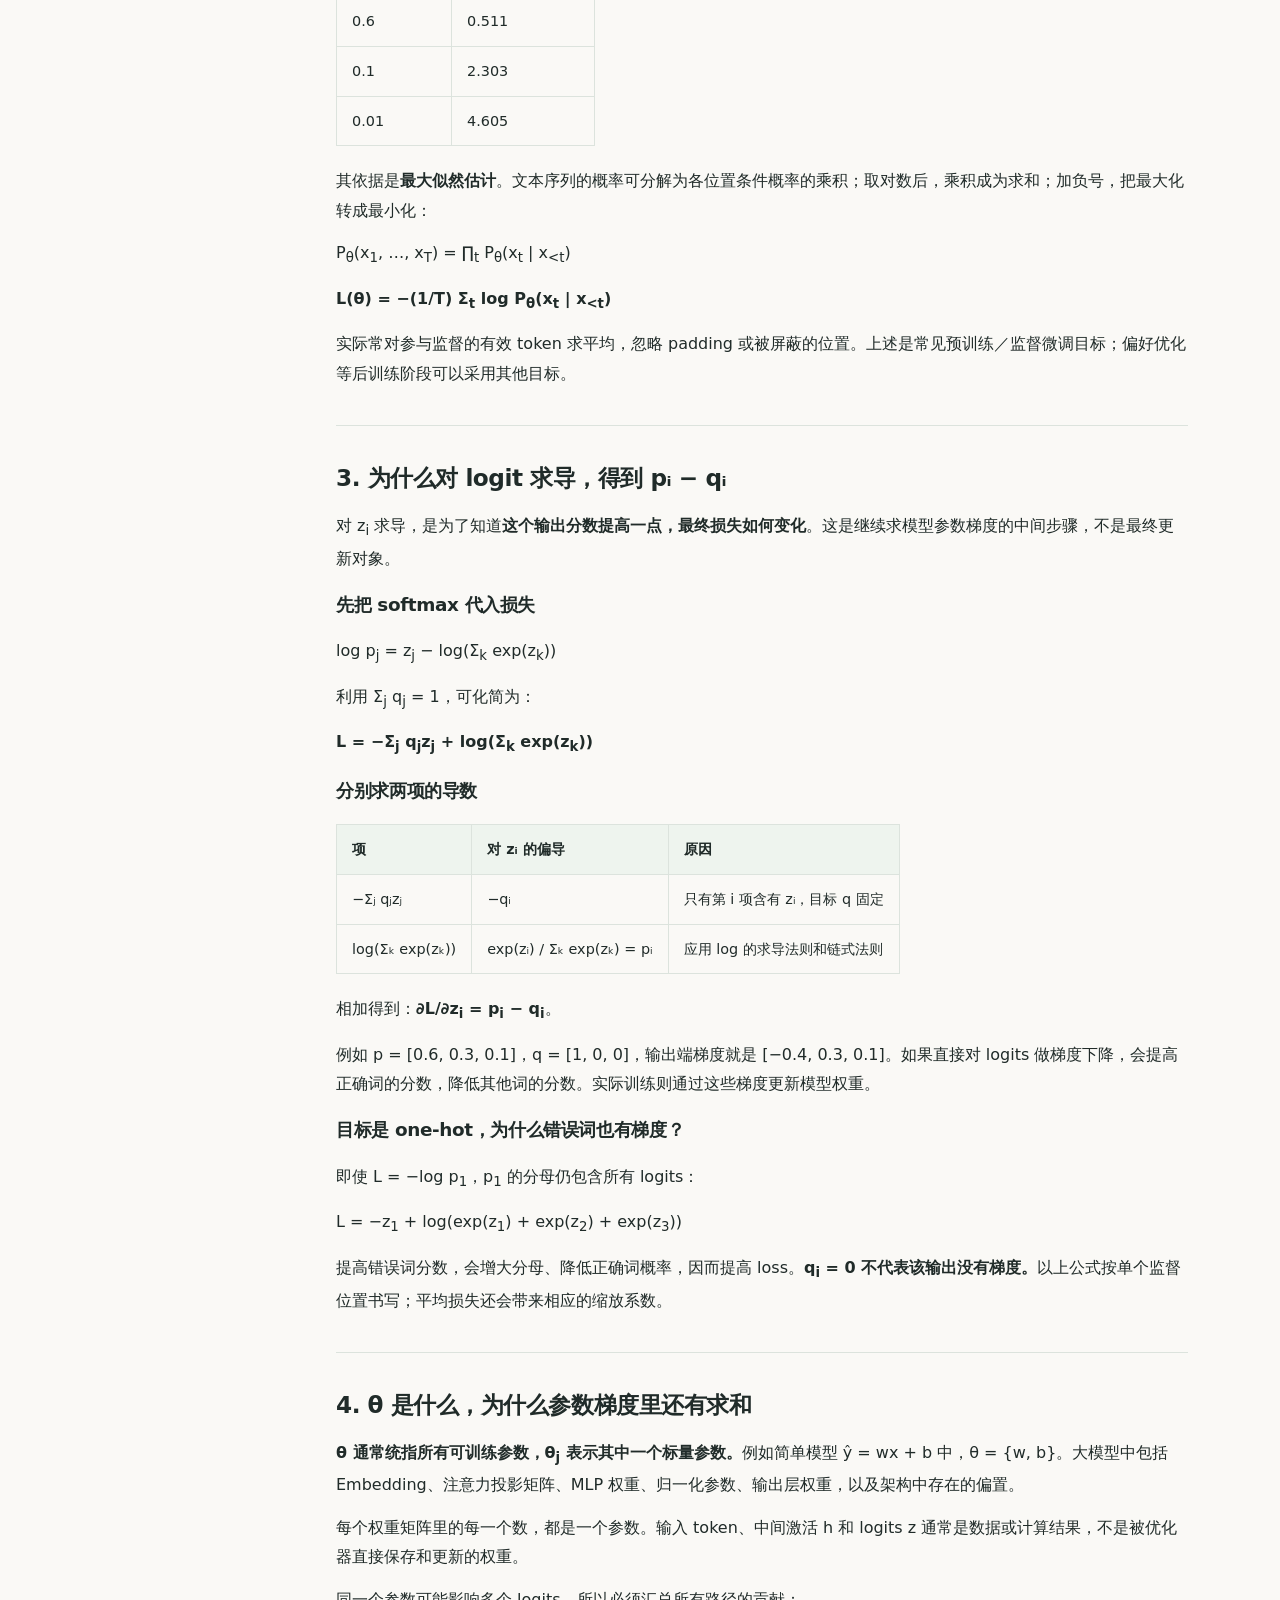
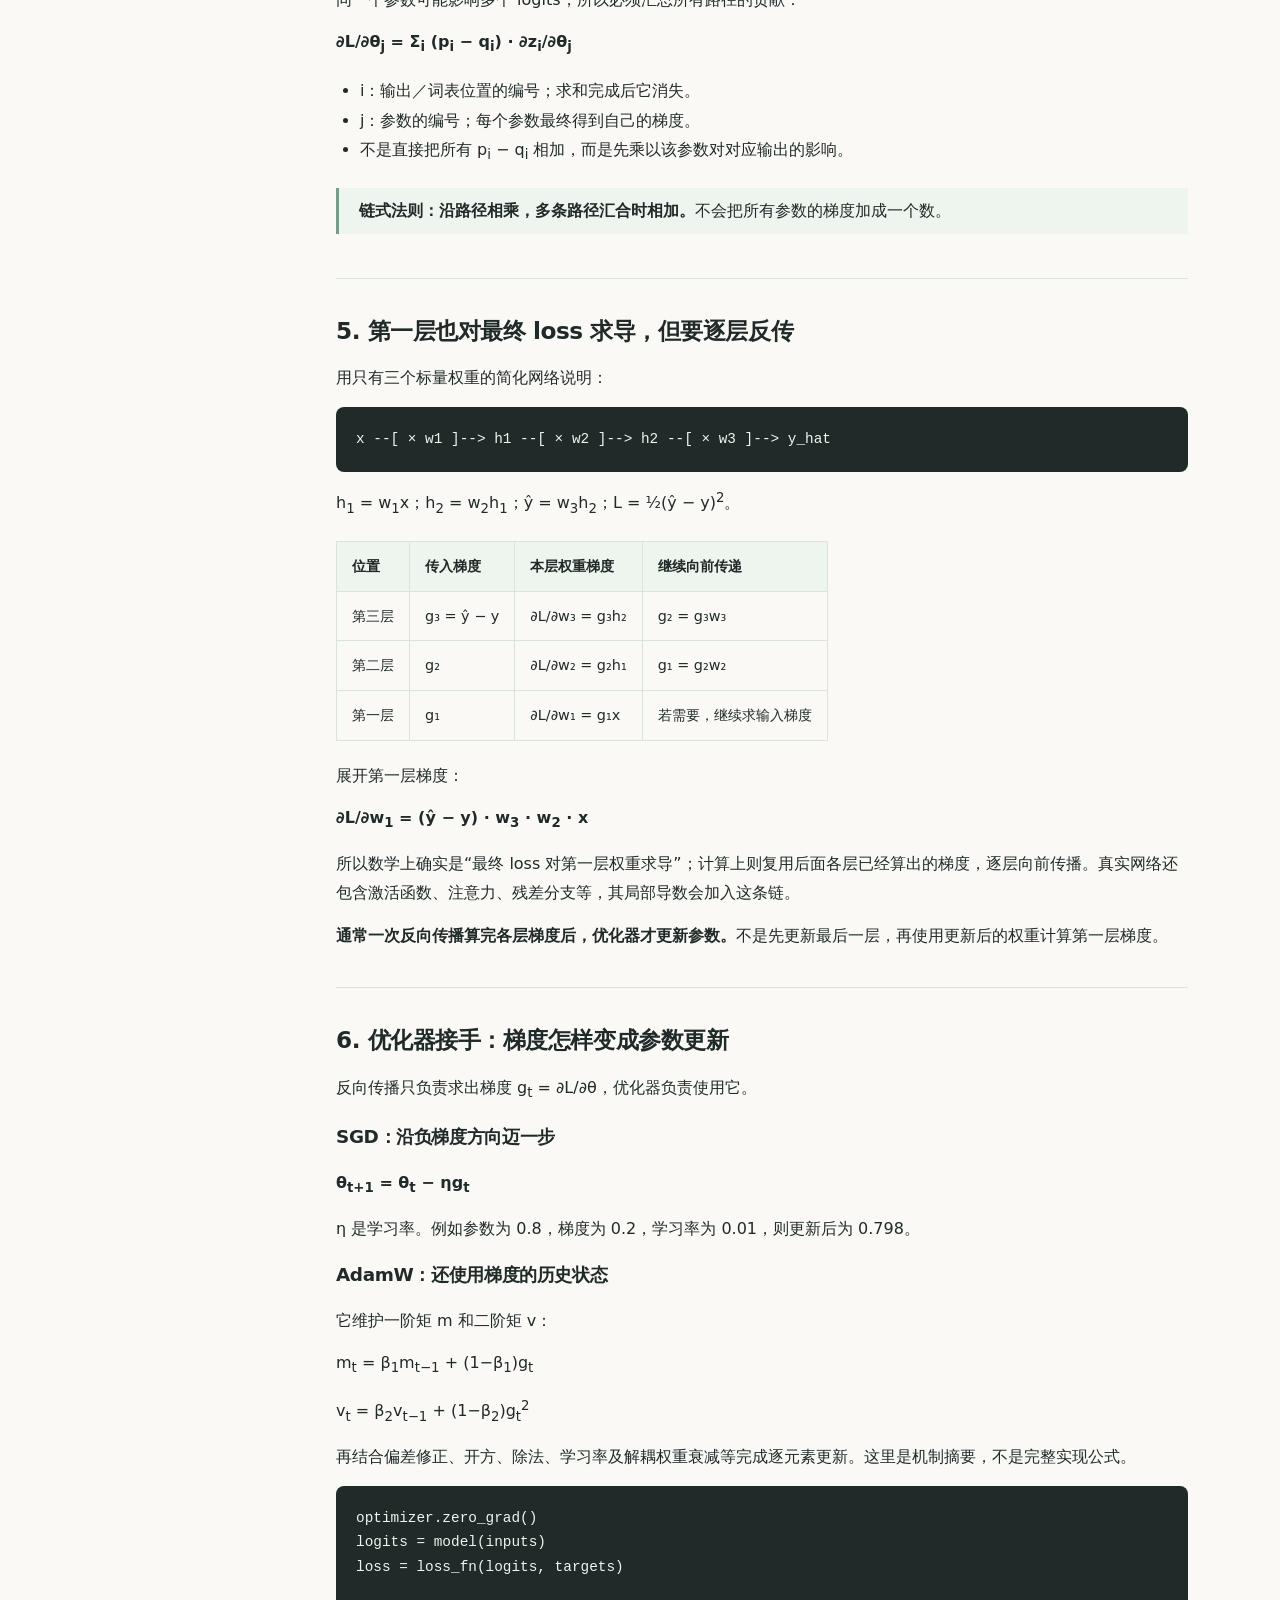
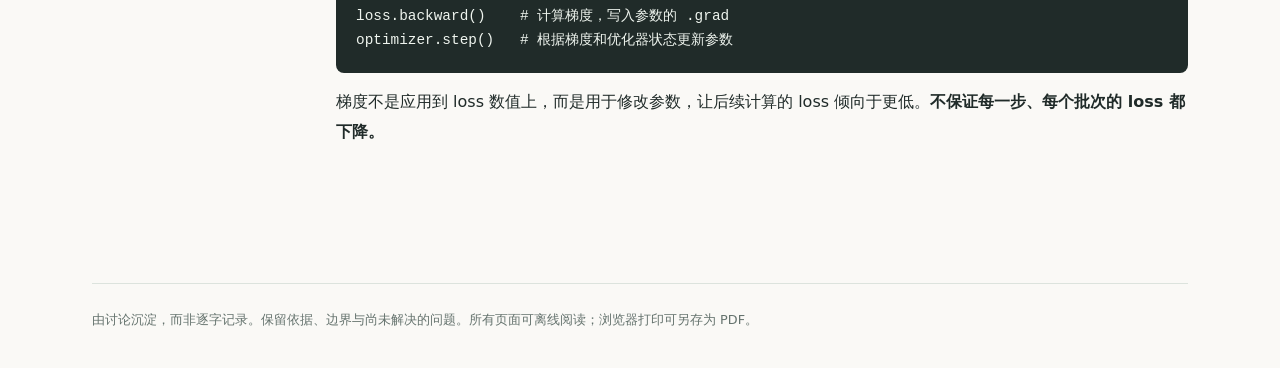
<file: history/training-loss-backprop-cube/v0002/index.html>
<!doctype html>
<html lang="zh-CN">
<head>
<meta charset="utf-8">
<meta name="viewport" content="width=device-width, initial-scale=1">
<meta http-equiv="Content-Security-Policy" content="default-src &#x27;none&#x27;; style-src &#x27;unsafe-inline&#x27;; script-src &#x27;none&#x27;; base-uri &#x27;none&#x27;; form-action &#x27;none&#x27;; object-src &#x27;none&#x27;">
<meta name="referrer" content="no-referrer">
<title>Loss、反向传播与优化器：大模型怎样学习 · 对话手记</title>
<style>:root{color-scheme:light;--paper:#faf9f6;--card:#fff;--ink:#202b29;--muted:#65736e;--accent:#22614f;--line:#dce3dd;--soft:#eef4ee;font-family:system-ui,-apple-system,"Segoe UI","Microsoft YaHei",sans-serif}
*{box-sizing:border-box}html{scroll-behavior:smooth}body{margin:0;background:var(--paper);color:var(--ink);line-height:1.85}a{color:var(--accent);text-underline-offset:4px}a:hover{color:#103e30}a:focus-visible,button:focus-visible,input:focus-visible,select:focus-visible,summary:focus-visible{outline:3px solid #9cbca8;outline-offset:4px}h1,h2,h3,h4{line-height:1.4;letter-spacing:-.02em}h1{font-size:clamp(2rem,4.5vw,3.8rem);margin:.4rem 0 1rem;font-weight:700}h2{font-size:1.45rem;margin:0 0 1rem}h3{font-size:1.15rem}p{margin:.8rem 0}button,input,select{font:inherit}button{cursor:pointer}.shell{max-width:1160px;margin:auto;padding:0 32px}.topbar{display:flex;justify-content:space-between;align-items:center;gap:20px;padding:25px 0;border-bottom:1px solid var(--line)}.brand{font-weight:700;text-decoration:none;letter-spacing:.04em}.eyebrow{color:var(--accent);font-size:.78rem;letter-spacing:.15em;text-transform:uppercase;font-weight:700}.muted,.meta{color:var(--muted);font-size:.88rem}.hero{padding:64px 0 38px;max-width:840px}.hero p{font-size:1.06rem;color:var(--muted);max-width:720px}.stats{display:flex;gap:36px;margin:20px 0 32px}.stat strong{display:block;font-size:1.9rem;line-height:1.4;font-variant-numeric:tabular-nums}.stat span{font-size:.82rem;color:var(--muted)}.toolbar{display:flex;gap:12px;margin:20px 0 24px}input,select{border:1px solid var(--line);border-radius:8px;background:var(--card);color:var(--ink);padding:11px 15px;min-width:0}input{flex:1}.grid{display:grid;grid-template-columns:repeat(auto-fill,minmax(290px,1fr));gap:20px}.card{padding:26px;background:var(--card);border:1px solid var(--line);border-radius:12px;display:flex;flex-direction:column;gap:12px;transition:border-color .15s}.card:hover{border-color:#9ab5a8}.card h2{margin:0;font-size:1.25rem}.card h2 a{text-decoration:none}.card p{margin:0;color:var(--muted);font-size:.95rem}.card .meta{margin-top:auto;padding-top:12px;border-top:1px solid var(--line)}.tags{display:flex;flex-wrap:wrap;gap:7px}.tag{display:inline-block;background:var(--soft);color:var(--accent);border-radius:5px;font-size:.76rem;padding:2px 9px}.status{background:#f1eee6;color:#736344}.empty{padding:55px 25px;text-align:center;border:1px dashed #b8c9bf;border-radius:12px;color:var(--muted)}.empty h2{color:var(--ink)}.empty code{font-size:.84rem}.footer{margin-top:64px;padding:24px 0 36px;border-top:1px solid var(--line);color:var(--muted);font-size:.8rem}.layout{display:grid;grid-template-columns:200px minmax(0,1fr);gap:44px;align-items:start}.toc{position:sticky;top:25px;font-size:.85rem;border-left:2px solid var(--line);padding-left:16px}.toc a{display:block;text-decoration:none;padding:5px 0;color:var(--muted)}.toc a:hover{color:var(--accent)}article{min-width:0}article section{margin-bottom:36px;padding-bottom:24px;border-bottom:1px solid var(--line);scroll-margin-top:25px}article section:last-child{border:0}article p,article li{overflow-wrap:anywhere}article ul,article ol{padding-left:1.5rem}blockquote{border-left:3px solid #7a9d89;margin:20px 0;padding:8px 20px;background:var(--soft)}code,kbd{background:#edf0eb;border-radius:4px;padding:2px 5px;font-family:Consolas,"SFMono-Regular",monospace;font-size:.88em}pre{background:#202b29;color:#eef4ee;padding:20px;border-radius:8px;overflow:auto;font-size:.9rem;line-height:1.7}pre code{background:transparent;color:inherit;padding:0}table{display:block;max-width:100%;overflow-x:auto;border-collapse:collapse;margin:20px 0;font-size:.9rem}th,td{padding:11px 15px;border:1px solid var(--line);text-align:left;vertical-align:top}th{background:var(--soft);font-weight:600}details{border:1px solid var(--line);border-radius:8px;padding:12px 18px;margin:16px 0}summary{cursor:pointer;font-weight:600}.revision{padding:12px 16px;background:var(--soft);border-radius:8px;margin-bottom:30px;font-size:.88rem}.history{font-size:.88rem}.history li{padding:7px 0}.sr-only{position:absolute;width:1px;height:1px;padding:0;margin:-1px;overflow:hidden;clip:rect(0,0,0,0);white-space:nowrap;border:0}[hidden]{display:none!important}.print{border:1px solid var(--line);background:white;border-radius:7px;color:var(--muted);padding:5px 12px}
@media(max-width:720px){.shell{padding:0 20px}.hero{padding:38px 0 24px}.layout{display:block}.toc{position:static;margin-bottom:32px;display:flex;flex-wrap:wrap;gap:2px 16px}.toc .eyebrow{width:100%}.toolbar{flex-direction:column}.grid{grid-template-columns:1fr}.stats{gap:25px}.topbar .muted{font-size:.75rem}h1{font-size:2.1rem}}
@media print{body{background:#fff;color:#000;font-size:11pt}.shell{max-width:none;padding:0}.topbar,.toc,.toolbar,.print,.footer,.history{display:none}.hero{padding:0 0 20px}.hero h1{font-size:25pt}.layout{display:block}article section{break-inside:auto}h2,h3{break-after:avoid}pre,blockquote,tr{break-inside:avoid}pre{white-space:pre-wrap;background:#f3f3f3;color:#000}a{color:inherit}.card{break-inside:avoid}.grid{display:block}.card{margin:12px 0}}
</style>
</head>
<body><div class="shell">
<header class="topbar"><a class="brand" href="../../../index.html">对话手记 <span class="muted">/ Dialogue notes</span></a><span class="muted">本地保存 · 持续生长</span></header>
<main><div class="hero"><div class="eyebrow">Discussion / 已沉淀</div>
<h1>Loss、反向传播与优化器：大模型怎样学习</h1><p>从最大似然理解交叉熵，推导 softmax 与交叉熵组合后的 pᵢ−qᵢ 梯度，再通过链式法则说明每层权重如何获得梯度，以及优化器如何更新参数。本页只讨论训练数学；Cube 与 Vector 已独立归档。</p><div class="tags"><span class="tag">大模型训练</span><span class="tag">交叉熵</span><span class="tag">反向传播</span><span class="tag">优化器</span><span class="tag status">v2</span></div>
<p class="meta">更新于 2026-11-05 08:24:40 UTC</p></div>
<div class="revision">这是不可变的历史快照 v2。<a href="../../../pages/training-loss-backprop-cube.html">查看最新版本</a></div><div class="layout"><nav class="toc" aria-label="章节目录"><span class="eyebrow">Contents</span><a href="#overview">1. 先看全景：训练到底在做什么</a><a href="#cross-entropy">2. 交叉熵为什么是正确答案概率的负对数</a><a href="#softmax-gradient">3. 为什么对 logit 求导，得到 pᵢ − qᵢ</a><a href="#parameters-chain-rule">4. θ 是什么，为什么参数梯度里还有求和</a><a href="#layerwise-backprop">5. 第一层也对最终 loss 求导，但要逐层反传</a><a href="#optimizer">6. 优化器接手：梯度怎样变成参数更新</a></nav><article><section id="overview"><h2>1. 先看全景：训练到底在做什么</h2><p>本页以自回归语言模型、one-hot 监督及普通反向传播为背景，只讨论训练目标与参数更新，不展开硬件实现。</p><blockquote><strong>损失定义怎样算好；反向传播计算参数如何影响好坏；优化器决定具体怎么改。</strong></blockquote><pre>输入 token
    ↓
模型前向计算 → logits → 概率 → loss
    ↑                              │
    │                              ↓
下一轮计算 ← 更新参数 ← 优化器 ← 反向传播得到梯度</pre><p>不同任务不一定使用不同损失：翻译和代码生成都可以使用交叉熵，区别还来自训练数据与监督信号。因此，训练目标由<strong>数据、监督信号和损失函数共同确定</strong>。</p><details><summary>归档范围调整</summary><p>初版曾将训练数学与 Cube 硬件讨论合并。按用户要求，两者现已独立维护。为保持已有地址和版本历史，本页沿用原文件名，但最新正文只包含训练数学。硬件主题请从目录页打开《Cube 与 Vector：矩阵计算、数据复用与乘加阵列》，文件为 <code>D:/workspace/dialogue-html/pages/cube-vector-matrix-compute.html</code>。原合并版仍保留在本页历史版本中。</p></details></section><section id="cross-entropy"><h2>2. 交叉熵为什么是正确答案概率的负对数</h2><p>预训练把文本变成预测下一个 token 的任务。模型对词表中的每个候选输出一个分数 z<sub>i</sub>，称为 logit，再通过 softmax 得到概率：</p><p><strong>p<sub>i</sub> = exp(z<sub>i</sub>) / Σ<sub>j</sub> exp(z<sub>j</sub>)</strong></p><p>目标分布记为 q。若正确答案是第一个词，通常 q = [1, 0, 0, …]，即 one-hot 分布。交叉熵为：</p><p><strong>L = −Σ<sub>i</sub> q<sub>i</sub> log p<sub>i</sub> = −log p<sub>y</sub></strong></p><table><thead><tr><th>正确答案概率</th><th>损失（自然对数）</th></tr></thead><tbody><tr><td>0.9</td><td>0.105</td></tr><tr><td>0.6</td><td>0.511</td></tr><tr><td>0.1</td><td>2.303</td></tr><tr><td>0.01</td><td>4.605</td></tr></tbody></table><p>其依据是<strong>最大似然估计</strong>。文本序列的概率可分解为各位置条件概率的乘积；取对数后，乘积成为求和；加负号，把最大化转成最小化：</p><p>P<sub>θ</sub>(x<sub>1</sub>, …, x<sub>T</sub>) = ∏<sub>t</sub> P<sub>θ</sub>(x<sub>t</sub> | x<sub>&lt;t</sub>)</p><p><strong>L(θ) = −(1/T) Σ<sub>t</sub> log P<sub>θ</sub>(x<sub>t</sub> | x<sub>&lt;t</sub>)</strong></p><p>实际常对参与监督的有效 token 求平均，忽略 padding 或被屏蔽的位置。上述是常见预训练／监督微调目标；偏好优化等后训练阶段可以采用其他目标。</p></section><section id="softmax-gradient"><h2>3. 为什么对 logit 求导，得到 pᵢ − qᵢ</h2><p>对 z<sub>i</sub> 求导，是为了知道<strong>这个输出分数提高一点，最终损失如何变化</strong>。这是继续求模型参数梯度的中间步骤，不是最终更新对象。</p><h3>先把 softmax 代入损失</h3><p>log p<sub>j</sub> = z<sub>j</sub> − log(Σ<sub>k</sub> exp(z<sub>k</sub>))</p><p>利用 Σ<sub>j</sub> q<sub>j</sub> = 1，可化简为：</p><p><strong>L = −Σ<sub>j</sub> q<sub>j</sub>z<sub>j</sub> + log(Σ<sub>k</sub> exp(z<sub>k</sub>))</strong></p><h3>分别求两项的导数</h3><table><thead><tr><th>项</th><th>对 zᵢ 的偏导</th><th>原因</th></tr></thead><tbody><tr><td>−Σⱼ qⱼzⱼ</td><td>−qᵢ</td><td>只有第 i 项含有 zᵢ，目标 q 固定</td></tr><tr><td>log(Σₖ exp(zₖ))</td><td>exp(zᵢ) / Σₖ exp(zₖ) = pᵢ</td><td>应用 log 的求导法则和链式法则</td></tr></tbody></table><p>相加得到：<strong>∂L/∂z<sub>i</sub> = p<sub>i</sub> − q<sub>i</sub></strong>。</p><p>例如 p = [0.6, 0.3, 0.1]，q = [1, 0, 0]，输出端梯度就是 [−0.4, 0.3, 0.1]。如果直接对 logits 做梯度下降，会提高正确词的分数，降低其他词的分数。实际训练则通过这些梯度更新模型权重。</p><h3>目标是 one-hot，为什么错误词也有梯度？</h3><p>即使 L = −log p<sub>1</sub>，p<sub>1</sub> 的分母仍包含所有 logits：</p><p>L = −z<sub>1</sub> + log(exp(z<sub>1</sub>) + exp(z<sub>2</sub>) + exp(z<sub>3</sub>))</p><p>提高错误词分数，会增大分母、降低正确词概率，因而提高 loss。<strong>q<sub>i</sub> = 0 不代表该输出没有梯度。</strong>以上公式按单个监督位置书写；平均损失还会带来相应的缩放系数。</p></section><section id="parameters-chain-rule"><h2>4. θ 是什么，为什么参数梯度里还有求和</h2><p><strong>θ 通常统指所有可训练参数，θ<sub>j</sub> 表示其中一个标量参数。</strong>例如简单模型 ŷ = wx + b 中，θ = {w, b}。大模型中包括 Embedding、注意力投影矩阵、MLP 权重、归一化参数、输出层权重，以及架构中存在的偏置。</p><p>每个权重矩阵里的每一个数，都是一个参数。输入 token、中间激活 h 和 logits z 通常是数据或计算结果，不是被优化器直接保存和更新的权重。</p><p>同一个参数可能影响多个 logits，所以必须汇总所有路径的贡献：</p><p><strong>∂L/∂θ<sub>j</sub> = Σ<sub>i</sub> (p<sub>i</sub> − q<sub>i</sub>) · ∂z<sub>i</sub>/∂θ<sub>j</sub></strong></p><ul><li>i：输出／词表位置的编号；求和完成后它消失。</li><li>j：参数的编号；每个参数最终得到自己的梯度。</li><li>不是直接把所有 p<sub>i</sub> − q<sub>i</sub> 相加，而是先乘以该参数对对应输出的影响。</li></ul><blockquote><strong>链式法则：沿路径相乘，多条路径汇合时相加。</strong>不会把所有参数的梯度加成一个数。</blockquote></section><section id="layerwise-backprop"><h2>5. 第一层也对最终 loss 求导，但要逐层反传</h2><p>用只有三个标量权重的简化网络说明：</p><pre>x --[ × w1 ]--&gt; h1 --[ × w2 ]--&gt; h2 --[ × w3 ]--&gt; y_hat</pre><p>h<sub>1</sub> = w<sub>1</sub>x；h<sub>2</sub> = w<sub>2</sub>h<sub>1</sub>；ŷ = w<sub>3</sub>h<sub>2</sub>；L = ½(ŷ − y)<sup>2</sup>。</p><table><thead><tr><th>位置</th><th>传入梯度</th><th>本层权重梯度</th><th>继续向前传递</th></tr></thead><tbody><tr><td>第三层</td><td>g₃ = ŷ − y</td><td>∂L/∂w₃ = g₃h₂</td><td>g₂ = g₃w₃</td></tr><tr><td>第二层</td><td>g₂</td><td>∂L/∂w₂ = g₂h₁</td><td>g₁ = g₂w₂</td></tr><tr><td>第一层</td><td>g₁</td><td>∂L/∂w₁ = g₁x</td><td>若需要，继续求输入梯度</td></tr></tbody></table><p>展开第一层梯度：</p><p><strong>∂L/∂w<sub>1</sub> = (ŷ − y) · w<sub>3</sub> · w<sub>2</sub> · x</strong></p><p>所以数学上确实是“最终 loss 对第一层权重求导”；计算上则复用后面各层已经算出的梯度，逐层向前传播。真实网络还包含激活函数、注意力、残差分支等，其局部导数会加入这条链。</p><p><strong>通常一次反向传播算完各层梯度后，优化器才更新参数。</strong>不是先更新最后一层，再使用更新后的权重计算第一层梯度。</p></section><section id="optimizer"><h2>6. 优化器接手：梯度怎样变成参数更新</h2><p>反向传播只负责求出梯度 g<sub>t</sub> = ∂L/∂θ，优化器负责使用它。</p><h3>SGD：沿负梯度方向迈一步</h3><p><strong>θ<sub>t+1</sub> = θ<sub>t</sub> − ηg<sub>t</sub></strong></p><p>η 是学习率。例如参数为 0.8，梯度为 0.2，学习率为 0.01，则更新后为 0.798。</p><h3>AdamW：还使用梯度的历史状态</h3><p>它维护一阶矩 m 和二阶矩 v：</p><p>m<sub>t</sub> = β<sub>1</sub>m<sub>t−1</sub> + (1−β<sub>1</sub>)g<sub>t</sub></p><p>v<sub>t</sub> = β<sub>2</sub>v<sub>t−1</sub> + (1−β<sub>2</sub>)g<sub>t</sub><sup>2</sup></p><p>再结合偏差修正、开方、除法、学习率及解耦权重衰减等完成逐元素更新。这里是机制摘要，不是完整实现公式。</p><pre>optimizer.zero_grad()
logits = model(inputs)
loss = loss_fn(logits, targets)

loss.backward()    # 计算梯度，写入参数的 .grad
optimizer.step()   # 根据梯度和优化器状态更新参数</pre><p>梯度不是应用到 loss 数值上，而是用于修改参数，让后续计算的 loss 倾向于更低。<strong>不保证每一步、每个批次的 loss 都下降。</strong></p></section></article></div></main>
<footer class="footer">由讨论沉淀，而非逐字记录。保留依据、边界与尚未解决的问题。所有页面可离线阅读；浏览器打印可另存为 PDF。</footer>
</div></body>
</html>
</file>
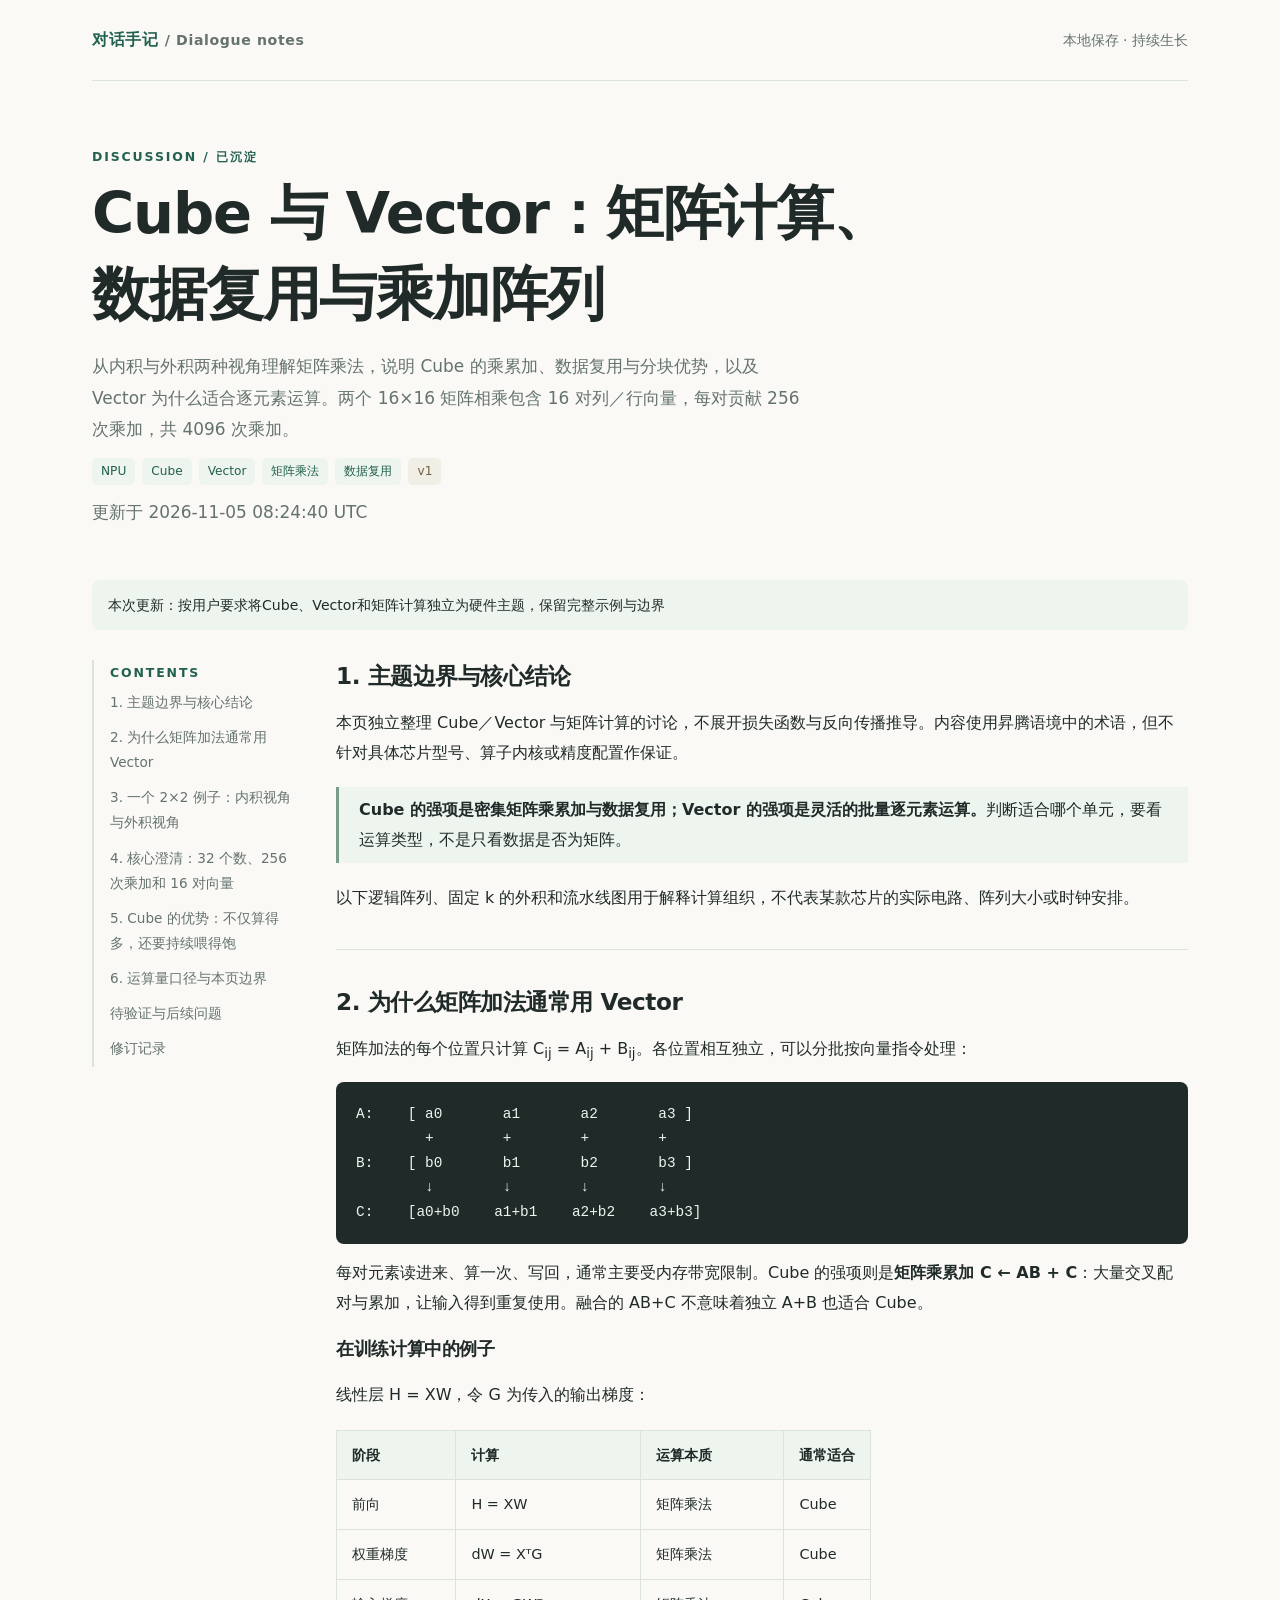
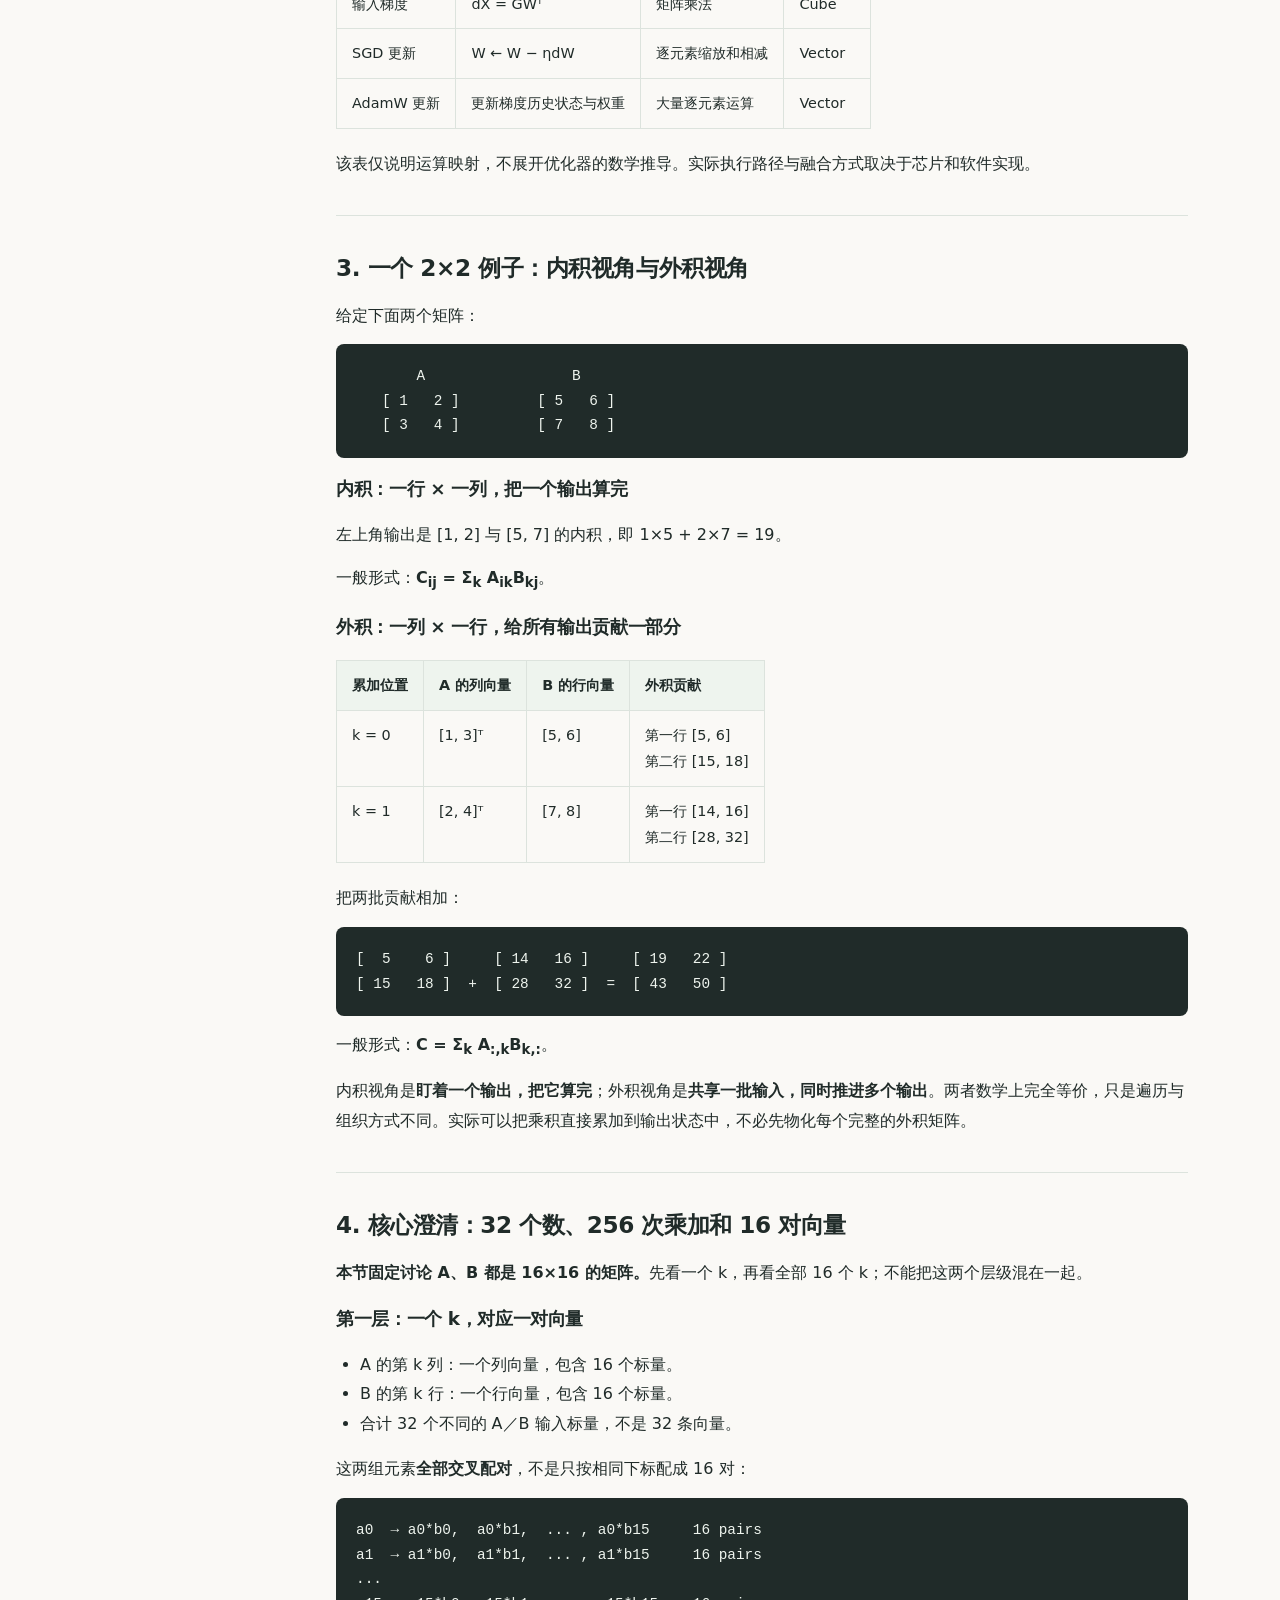
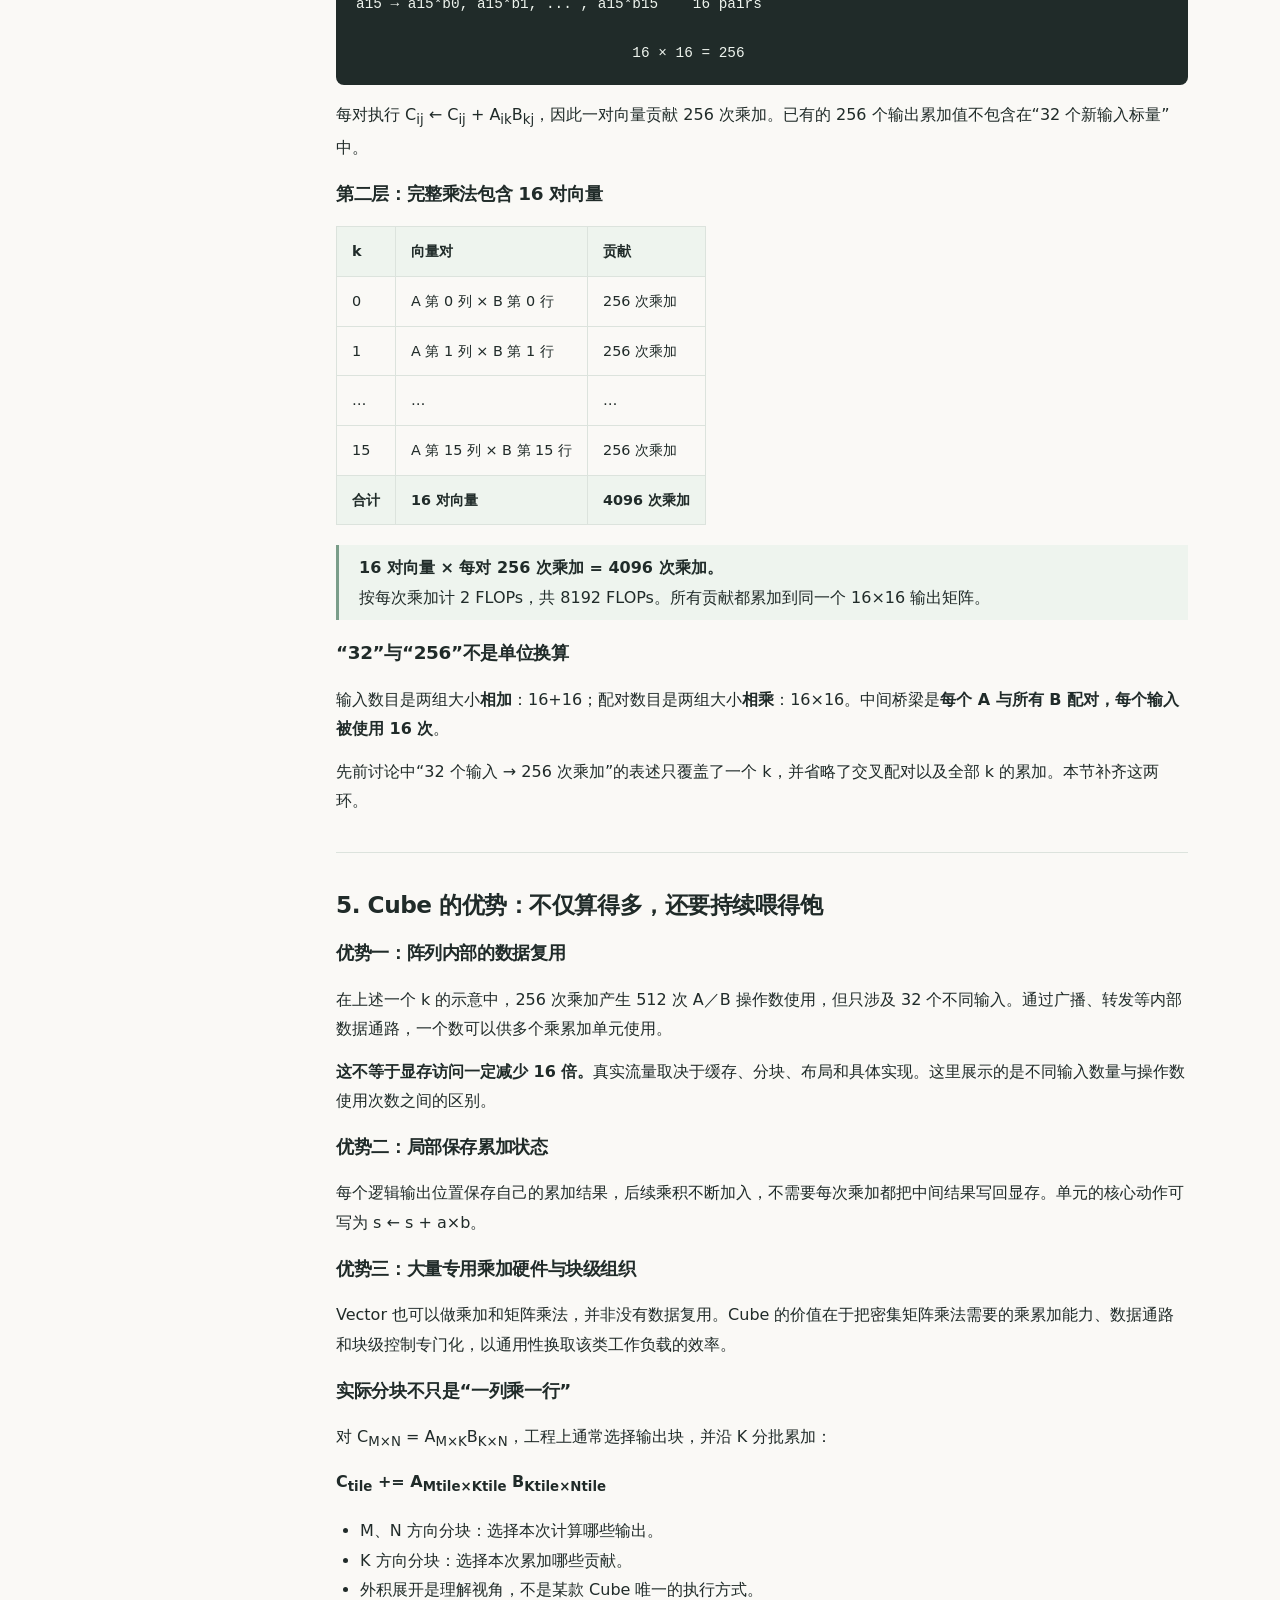
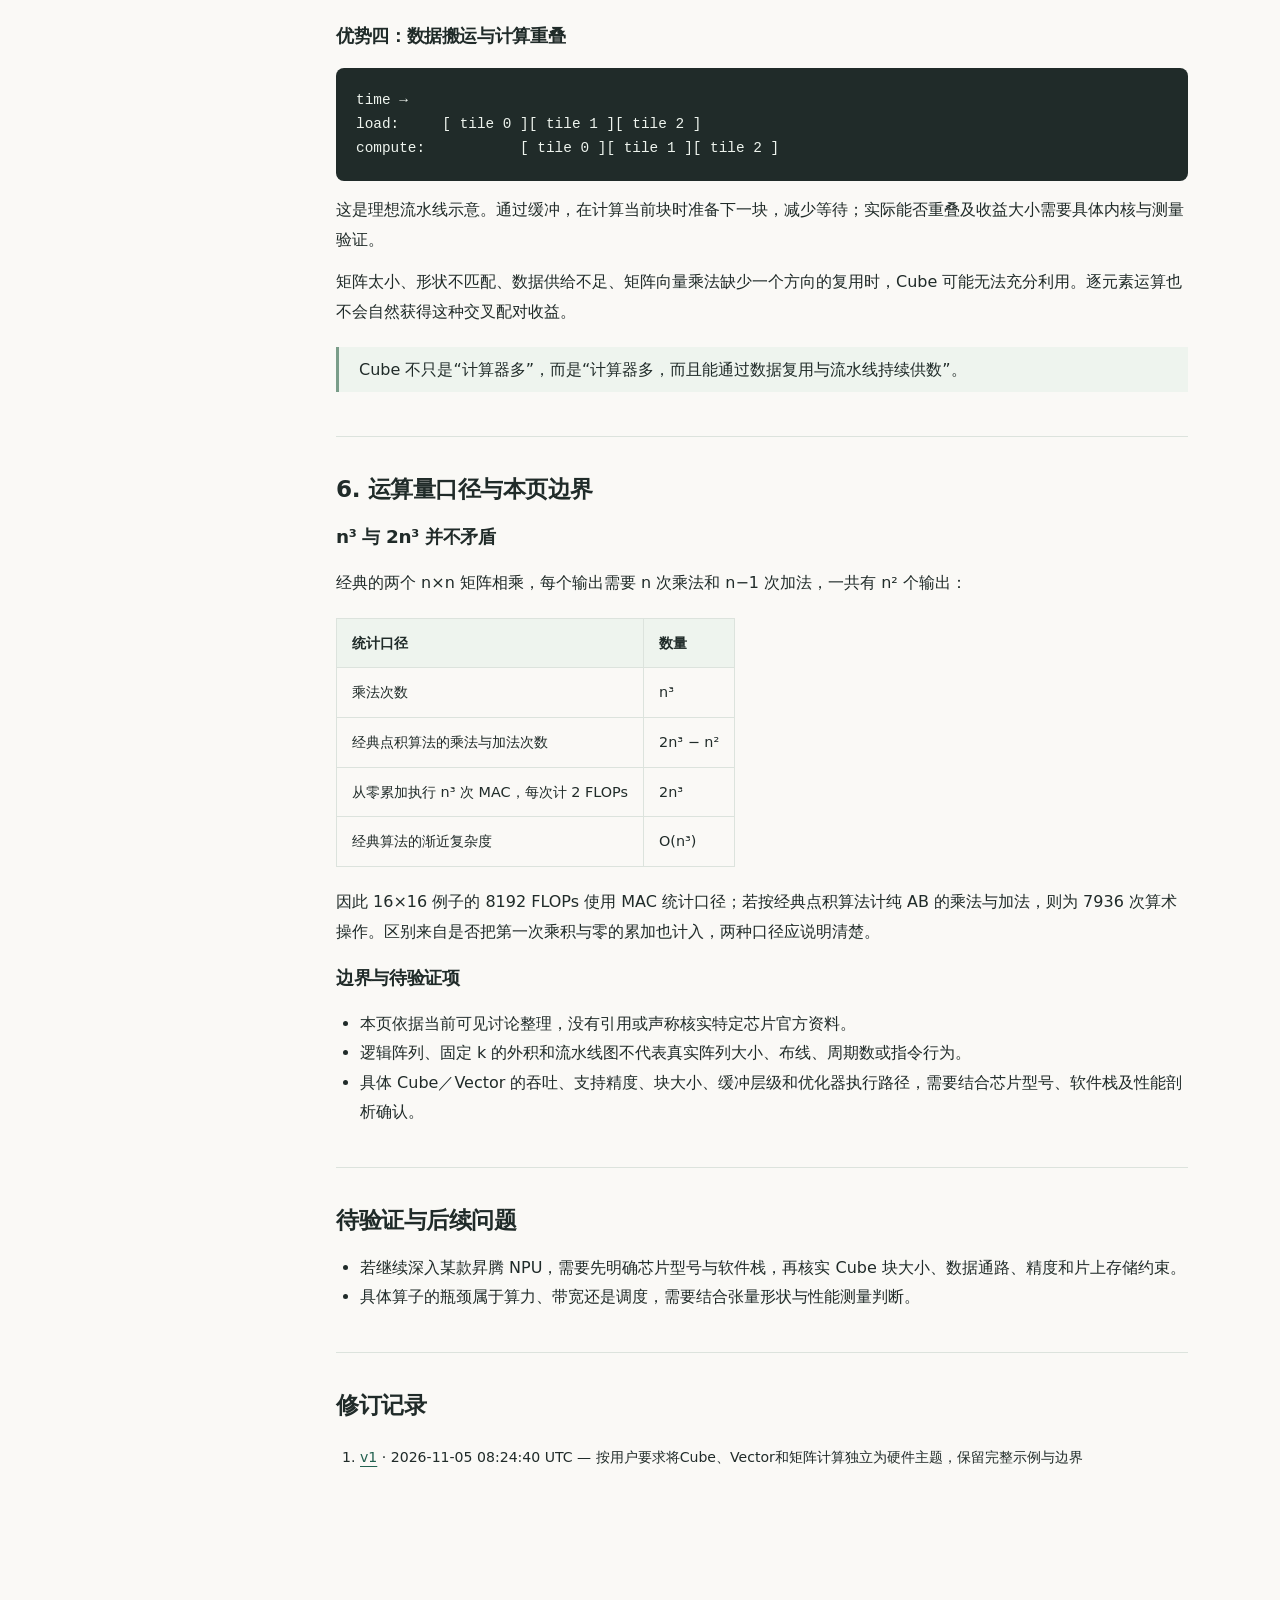
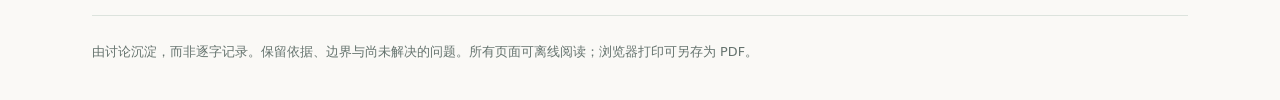
<file: pages/cube-vector-matrix-compute.html>
<!doctype html>
<html lang="zh-CN">
<head>
<meta charset="utf-8">
<meta name="viewport" content="width=device-width, initial-scale=1">
<meta http-equiv="Content-Security-Policy" content="default-src &#x27;none&#x27;; style-src &#x27;unsafe-inline&#x27;; script-src &#x27;none&#x27;; base-uri &#x27;none&#x27;; form-action &#x27;none&#x27;; object-src &#x27;none&#x27;">
<meta name="referrer" content="no-referrer">
<title>Cube 与 Vector：矩阵计算、数据复用与乘加阵列 · 对话手记</title>
<style>:root{color-scheme:light;--paper:#faf9f6;--card:#fff;--ink:#202b29;--muted:#65736e;--accent:#22614f;--line:#dce3dd;--soft:#eef4ee;font-family:system-ui,-apple-system,"Segoe UI","Microsoft YaHei",sans-serif}
*{box-sizing:border-box}html{scroll-behavior:smooth}body{margin:0;background:var(--paper);color:var(--ink);line-height:1.85}a{color:var(--accent);text-underline-offset:4px}a:hover{color:#103e30}a:focus-visible,button:focus-visible,input:focus-visible,select:focus-visible,summary:focus-visible{outline:3px solid #9cbca8;outline-offset:4px}h1,h2,h3,h4{line-height:1.4;letter-spacing:-.02em}h1{font-size:clamp(2rem,4.5vw,3.8rem);margin:.4rem 0 1rem;font-weight:700}h2{font-size:1.45rem;margin:0 0 1rem}h3{font-size:1.15rem}p{margin:.8rem 0}button,input,select{font:inherit}button{cursor:pointer}.shell{max-width:1160px;margin:auto;padding:0 32px}.topbar{display:flex;justify-content:space-between;align-items:center;gap:20px;padding:25px 0;border-bottom:1px solid var(--line)}.brand{font-weight:700;text-decoration:none;letter-spacing:.04em}.eyebrow{color:var(--accent);font-size:.78rem;letter-spacing:.15em;text-transform:uppercase;font-weight:700}.muted,.meta{color:var(--muted);font-size:.88rem}.hero{padding:64px 0 38px;max-width:840px}.hero p{font-size:1.06rem;color:var(--muted);max-width:720px}.stats{display:flex;gap:36px;margin:20px 0 32px}.stat strong{display:block;font-size:1.9rem;line-height:1.4;font-variant-numeric:tabular-nums}.stat span{font-size:.82rem;color:var(--muted)}.toolbar{display:flex;gap:12px;margin:20px 0 24px}input,select{border:1px solid var(--line);border-radius:8px;background:var(--card);color:var(--ink);padding:11px 15px;min-width:0}input{flex:1}.grid{display:grid;grid-template-columns:repeat(auto-fill,minmax(290px,1fr));gap:20px}.card{padding:26px;background:var(--card);border:1px solid var(--line);border-radius:12px;display:flex;flex-direction:column;gap:12px;transition:border-color .15s}.card:hover{border-color:#9ab5a8}.card h2{margin:0;font-size:1.25rem}.card h2 a{text-decoration:none}.card p{margin:0;color:var(--muted);font-size:.95rem}.card .meta{margin-top:auto;padding-top:12px;border-top:1px solid var(--line)}.tags{display:flex;flex-wrap:wrap;gap:7px}.tag{display:inline-block;background:var(--soft);color:var(--accent);border-radius:5px;font-size:.76rem;padding:2px 9px}.status{background:#f1eee6;color:#736344}.empty{padding:55px 25px;text-align:center;border:1px dashed #b8c9bf;border-radius:12px;color:var(--muted)}.empty h2{color:var(--ink)}.empty code{font-size:.84rem}.footer{margin-top:64px;padding:24px 0 36px;border-top:1px solid var(--line);color:var(--muted);font-size:.8rem}.layout{display:grid;grid-template-columns:200px minmax(0,1fr);gap:44px;align-items:start}.toc{position:sticky;top:25px;font-size:.85rem;border-left:2px solid var(--line);padding-left:16px}.toc a{display:block;text-decoration:none;padding:5px 0;color:var(--muted)}.toc a:hover{color:var(--accent)}article{min-width:0}article section{margin-bottom:36px;padding-bottom:24px;border-bottom:1px solid var(--line);scroll-margin-top:25px}article section:last-child{border:0}article p,article li{overflow-wrap:anywhere}article ul,article ol{padding-left:1.5rem}blockquote{border-left:3px solid #7a9d89;margin:20px 0;padding:8px 20px;background:var(--soft)}code,kbd{background:#edf0eb;border-radius:4px;padding:2px 5px;font-family:Consolas,"SFMono-Regular",monospace;font-size:.88em}pre{background:#202b29;color:#eef4ee;padding:20px;border-radius:8px;overflow:auto;font-size:.9rem;line-height:1.7}pre code{background:transparent;color:inherit;padding:0}table{display:block;max-width:100%;overflow-x:auto;border-collapse:collapse;margin:20px 0;font-size:.9rem}th,td{padding:11px 15px;border:1px solid var(--line);text-align:left;vertical-align:top}th{background:var(--soft);font-weight:600}details{border:1px solid var(--line);border-radius:8px;padding:12px 18px;margin:16px 0}summary{cursor:pointer;font-weight:600}.revision{padding:12px 16px;background:var(--soft);border-radius:8px;margin-bottom:30px;font-size:.88rem}.history{font-size:.88rem}.history li{padding:7px 0}.sr-only{position:absolute;width:1px;height:1px;padding:0;margin:-1px;overflow:hidden;clip:rect(0,0,0,0);white-space:nowrap;border:0}[hidden]{display:none!important}.print{border:1px solid var(--line);background:white;border-radius:7px;color:var(--muted);padding:5px 12px}
@media(max-width:720px){.shell{padding:0 20px}.hero{padding:38px 0 24px}.layout{display:block}.toc{position:static;margin-bottom:32px;display:flex;flex-wrap:wrap;gap:2px 16px}.toc .eyebrow{width:100%}.toolbar{flex-direction:column}.grid{grid-template-columns:1fr}.stats{gap:25px}.topbar .muted{font-size:.75rem}h1{font-size:2.1rem}}
@media print{body{background:#fff;color:#000;font-size:11pt}.shell{max-width:none;padding:0}.topbar,.toc,.toolbar,.print,.footer,.history{display:none}.hero{padding:0 0 20px}.hero h1{font-size:25pt}.layout{display:block}article section{break-inside:auto}h2,h3{break-after:avoid}pre,blockquote,tr{break-inside:avoid}pre{white-space:pre-wrap;background:#f3f3f3;color:#000}a{color:inherit}.card{break-inside:avoid}.grid{display:block}.card{margin:12px 0}}
/* NPU tutorial: diagrams use semantic tables, scoped to this topic only. */
article section[id^="npu-"] caption{text-align:left;padding:0 0 12px;color:var(--accent);font-weight:700;line-height:1.6}
article section[id^="npu-"] table{width:100%}
@media(min-width:960px){article section[id^="npu-"] table{display:table}}
@media(min-width:721px){body:has(#npu-roadmap) .toc{max-height:calc(100vh - 50px);overflow-y:auto;scrollbar-width:thin;padding-right:8px}}
article section[id^="npu-"] mark{background:#fff0c6;color:#654c17;padding:1px 5px;border-radius:4px}
#npu-map table:first-of-type,#npu-memory table:first-of-type,#npu-add-flow table:first-of-type,#npu-host-kernel table:first-of-type,#npu-fusion table:first-of-type{background:var(--card);border-radius:10px;box-shadow:0 3px 14px #203b2c08}
#npu-map table:first-of-type th[colspan]{background:#22614f;color:white;text-align:center;letter-spacing:.02em}
#npu-map table:first-of-type td[colspan]{background:#f7faf7}
#npu-memory table:first-of-type th,#npu-memory table:first-of-type td,#npu-host-kernel table:first-of-type th,#npu-fusion table:first-of-type th{text-align:center}
#npu-memory table:first-of-type td{line-height:2.1;min-width:220px}
#npu-pipeline table:first-of-type td{text-align:center;white-space:nowrap}
#npu-reduction table td,#npu-matmul table:first-of-type td{text-align:center}
@media print{article section[id^="npu-"] caption{color:#000}#npu-map table:first-of-type th[colspan]{background:#eee;color:#000}}

</style>
</head>
<body><div class="shell">
<header class="topbar"><a class="brand" href="../index.html">对话手记 <span class="muted">/ Dialogue notes</span></a><span class="muted">本地保存 · 持续生长</span></header>
<main><div class="hero"><div class="eyebrow">Discussion / 已沉淀</div>
<h1>Cube 与 Vector：矩阵计算、数据复用与乘加阵列</h1><p>从内积与外积两种视角理解矩阵乘法，说明 Cube 的乘累加、数据复用与分块优势，以及 Vector 为什么适合逐元素运算。两个 16×16 矩阵相乘包含 16 对列／行向量，每对贡献 256 次乘加，共 4096 次乘加。</p><div class="tags"><span class="tag">NPU</span><span class="tag">Cube</span><span class="tag">Vector</span><span class="tag">矩阵乘法</span><span class="tag">数据复用</span><span class="tag status">v1</span></div>
<p class="meta">更新于 2026-11-05 08:24:40 UTC</p></div>
<div class="revision">本次更新：按用户要求将Cube、Vector和矩阵计算独立为硬件主题，保留完整示例与边界</div><div class="layout"><nav class="toc" aria-label="章节目录"><span class="eyebrow">Contents</span><a href="#overview">1. 主题边界与核心结论</a><a href="#cube-vector">2. 为什么矩阵加法通常用 Vector</a><a href="#inner-outer-product">3. 一个 2×2 例子：内积视角与外积视角</a><a href="#sixteen-pairs">4. 核心澄清：32 个数、256 次乘加和 16 对向量</a><a href="#hardware-advantage">5. Cube 的优势：不仅算得多，还要持续喂得饱</a><a href="#flops-boundaries">6. 运算量口径与本页边界</a><a href="#open-questions">待验证与后续问题</a><a href="#revision-history">修订记录</a></nav><article><section id="overview"><h2>1. 主题边界与核心结论</h2><p>本页独立整理 Cube／Vector 与矩阵计算的讨论，不展开损失函数与反向传播推导。内容使用昇腾语境中的术语，但不针对具体芯片型号、算子内核或精度配置作保证。</p><blockquote><strong>Cube 的强项是密集矩阵乘累加与数据复用；Vector 的强项是灵活的批量逐元素运算。</strong>判断适合哪个单元，要看运算类型，不是只看数据是否为矩阵。</blockquote><p>以下逻辑阵列、固定 k 的外积和流水线图用于解释计算组织，不代表某款芯片的实际电路、阵列大小或时钟安排。</p></section><section id="cube-vector"><h2>2. 为什么矩阵加法通常用 Vector</h2><p>矩阵加法的每个位置只计算 C<sub>ij</sub> = A<sub>ij</sub> + B<sub>ij</sub>。各位置相互独立，可以分批按向量指令处理：</p><pre>A:    [ a0       a1       a2       a3 ]
        +        +        +        +
B:    [ b0       b1       b2       b3 ]
        ↓        ↓        ↓        ↓
C:    [a0+b0    a1+b1    a2+b2    a3+b3]</pre><p>每对元素读进来、算一次、写回，通常主要受内存带宽限制。Cube 的强项则是<strong>矩阵乘累加 C ← AB + C</strong>：大量交叉配对与累加，让输入得到重复使用。融合的 AB+C 不意味着独立 A+B 也适合 Cube。</p><h3>在训练计算中的例子</h3><p>线性层 H = XW，令 G 为传入的输出梯度：</p><table><thead><tr><th>阶段</th><th>计算</th><th>运算本质</th><th>通常适合</th></tr></thead><tbody><tr><td>前向</td><td>H = XW</td><td>矩阵乘法</td><td>Cube</td></tr><tr><td>权重梯度</td><td>dW = XᵀG</td><td>矩阵乘法</td><td>Cube</td></tr><tr><td>输入梯度</td><td>dX = GWᵀ</td><td>矩阵乘法</td><td>Cube</td></tr><tr><td>SGD 更新</td><td>W ← W − ηdW</td><td>逐元素缩放和相减</td><td>Vector</td></tr><tr><td>AdamW 更新</td><td>更新梯度历史状态与权重</td><td>大量逐元素运算</td><td>Vector</td></tr></tbody></table><p>该表仅说明运算映射，不展开优化器的数学推导。实际执行路径与融合方式取决于芯片和软件实现。</p></section><section id="inner-outer-product"><h2>3. 一个 2×2 例子：内积视角与外积视角</h2><p>给定下面两个矩阵：</p><pre>       A                 B
   [ 1   2 ]         [ 5   6 ]
   [ 3   4 ]         [ 7   8 ]</pre><h3>内积：一行 × 一列，把一个输出算完</h3><p>左上角输出是 [1, 2] 与 [5, 7] 的内积，即 1×5 + 2×7 = 19。</p><p>一般形式：<strong>C<sub>ij</sub> = Σ<sub>k</sub> A<sub>ik</sub>B<sub>kj</sub></strong>。</p><h3>外积：一列 × 一行，给所有输出贡献一部分</h3><table><thead><tr><th>累加位置</th><th>A 的列向量</th><th>B 的行向量</th><th>外积贡献</th></tr></thead><tbody><tr><td>k = 0</td><td>[1, 3]ᵀ</td><td>[5, 6]</td><td>第一行 [5, 6]<br>第二行 [15, 18]</td></tr><tr><td>k = 1</td><td>[2, 4]ᵀ</td><td>[7, 8]</td><td>第一行 [14, 16]<br>第二行 [28, 32]</td></tr></tbody></table><p>把两批贡献相加：</p><pre>[  5    6 ]     [ 14   16 ]     [ 19   22 ]
[ 15   18 ]  +  [ 28   32 ]  =  [ 43   50 ]</pre><p>一般形式：<strong>C = Σ<sub>k</sub> A<sub>:,k</sub>B<sub>k,:</sub></strong>。</p><p>内积视角是<strong>盯着一个输出，把它算完</strong>；外积视角是<strong>共享一批输入，同时推进多个输出</strong>。两者数学上完全等价，只是遍历与组织方式不同。实际可以把乘积直接累加到输出状态中，不必先物化每个完整的外积矩阵。</p></section><section id="sixteen-pairs"><h2>4. 核心澄清：32 个数、256 次乘加和 16 对向量</h2><p><strong>本节固定讨论 A、B 都是 16×16 的矩阵。</strong>先看一个 k，再看全部 16 个 k；不能把这两个层级混在一起。</p><h3>第一层：一个 k，对应一对向量</h3><ul><li>A 的第 k 列：一个列向量，包含 16 个标量。</li><li>B 的第 k 行：一个行向量，包含 16 个标量。</li><li>合计 32 个不同的 A／B 输入标量，不是 32 条向量。</li></ul><p>这两组元素<strong>全部交叉配对</strong>，不是只按相同下标配成 16 对：</p><pre>a0  → a0*b0,  a0*b1,  ... , a0*b15     16 pairs
a1  → a1*b0,  a1*b1,  ... , a1*b15     16 pairs
...
a15 → a15*b0, a15*b1, ... , a15*b15    16 pairs

                                16 × 16 = 256</pre><p>每对执行 C<sub>ij</sub> ← C<sub>ij</sub> + A<sub>ik</sub>B<sub>kj</sub>，因此一对向量贡献 256 次乘加。已有的 256 个输出累加值不包含在“32 个新输入标量”中。</p><h3>第二层：完整乘法包含 16 对向量</h3><table><thead><tr><th>k</th><th>向量对</th><th>贡献</th></tr></thead><tbody><tr><td>0</td><td>A 第 0 列 × B 第 0 行</td><td>256 次乘加</td></tr><tr><td>1</td><td>A 第 1 列 × B 第 1 行</td><td>256 次乘加</td></tr><tr><td>…</td><td>…</td><td>…</td></tr><tr><td>15</td><td>A 第 15 列 × B 第 15 行</td><td>256 次乘加</td></tr><tr><th>合计</th><th>16 对向量</th><th>4096 次乘加</th></tr></tbody></table><blockquote><strong>16 对向量 × 每对 256 次乘加 = 4096 次乘加。</strong><br>按每次乘加计 2 FLOPs，共 8192 FLOPs。所有贡献都累加到同一个 16×16 输出矩阵。</blockquote><h3>“32”与“256”不是单位换算</h3><p>输入数目是两组大小<strong>相加</strong>：16+16；配对数目是两组大小<strong>相乘</strong>：16×16。中间桥梁是<strong>每个 A 与所有 B 配对，每个输入被使用 16 次</strong>。</p><p>先前讨论中“32 个输入 → 256 次乘加”的表述只覆盖了一个 k，并省略了交叉配对以及全部 k 的累加。本节补齐这两环。</p></section><section id="hardware-advantage"><h2>5. Cube 的优势：不仅算得多，还要持续喂得饱</h2><h3>优势一：阵列内部的数据复用</h3><p>在上述一个 k 的示意中，256 次乘加产生 512 次 A／B 操作数使用，但只涉及 32 个不同输入。通过广播、转发等内部数据通路，一个数可以供多个乘累加单元使用。</p><p><strong>这不等于显存访问一定减少 16 倍。</strong>真实流量取决于缓存、分块、布局和具体实现。这里展示的是不同输入数量与操作数使用次数之间的区别。</p><h3>优势二：局部保存累加状态</h3><p>每个逻辑输出位置保存自己的累加结果，后续乘积不断加入，不需要每次乘加都把中间结果写回显存。单元的核心动作可写为 s ← s + a×b。</p><h3>优势三：大量专用乘加硬件与块级组织</h3><p>Vector 也可以做乘加和矩阵乘法，并非没有数据复用。Cube 的价值在于把密集矩阵乘法需要的乘累加能力、数据通路和块级控制专门化，以通用性换取该类工作负载的效率。</p><h3>实际分块不只是“一列乘一行”</h3><p>对 C<sub>M×N</sub> = A<sub>M×K</sub>B<sub>K×N</sub>，工程上通常选择输出块，并沿 K 分批累加：</p><p><strong>C<sub>tile</sub> += A<sub>Mtile×Ktile</sub> B<sub>Ktile×Ntile</sub></strong></p><ul><li>M、N 方向分块：选择本次计算哪些输出。</li><li>K 方向分块：选择本次累加哪些贡献。</li><li>外积展开是理解视角，不是某款 Cube 唯一的执行方式。</li></ul><h3>优势四：数据搬运与计算重叠</h3><pre>time →
load:     [ tile 0 ][ tile 1 ][ tile 2 ]
compute:           [ tile 0 ][ tile 1 ][ tile 2 ]</pre><p>这是理想流水线示意。通过缓冲，在计算当前块时准备下一块，减少等待；实际能否重叠及收益大小需要具体内核与测量验证。</p><p>矩阵太小、形状不匹配、数据供给不足、矩阵向量乘法缺少一个方向的复用时，Cube 可能无法充分利用。逐元素运算也不会自然获得这种交叉配对收益。</p><blockquote>Cube 不只是“计算器多”，而是“计算器多，而且能通过数据复用与流水线持续供数”。</blockquote></section><section id="flops-boundaries"><h2>6. 运算量口径与本页边界</h2><h3>n³ 与 2n³ 并不矛盾</h3><p>经典的两个 n×n 矩阵相乘，每个输出需要 n 次乘法和 n−1 次加法，一共有 n² 个输出：</p><table><thead><tr><th>统计口径</th><th>数量</th></tr></thead><tbody><tr><td>乘法次数</td><td>n³</td></tr><tr><td>经典点积算法的乘法与加法次数</td><td>2n³ − n²</td></tr><tr><td>从零累加执行 n³ 次 MAC，每次计 2 FLOPs</td><td>2n³</td></tr><tr><td>经典算法的渐近复杂度</td><td>O(n³)</td></tr></tbody></table><p>因此 16×16 例子的 8192 FLOPs 使用 MAC 统计口径；若按经典点积算法计纯 AB 的乘法与加法，则为 7936 次算术操作。区别来自是否把第一次乘积与零的累加也计入，两种口径应说明清楚。</p><h3>边界与待验证项</h3><ul><li>本页依据当前可见讨论整理，没有引用或声称核实特定芯片官方资料。</li><li>逻辑阵列、固定 k 的外积和流水线图不代表真实阵列大小、布线、周期数或指令行为。</li><li>具体 Cube／Vector 的吞吐、支持精度、块大小、缓冲层级和优化器执行路径，需要结合芯片型号、软件栈及性能剖析确认。</li></ul></section><section id="open-questions"><h2>待验证与后续问题</h2><ul><li>若继续深入某款昇腾 NPU，需要先明确芯片型号与软件栈，再核实 Cube 块大小、数据通路、精度和片上存储约束。</li><li>具体算子的瓶颈属于算力、带宽还是调度，需要结合张量形状与性能测量判断。</li></ul></section><section id="revision-history" class="history"><h2>修订记录</h2><ol reversed><li><a href="../history/cube-vector-matrix-compute/v0001/index.html">v1</a> · 2026-11-05 08:24:40 UTC — 按用户要求将Cube、Vector和矩阵计算独立为硬件主题，保留完整示例与边界</li></ol></section></article></div></main>
<footer class="footer">由讨论沉淀，而非逐字记录。保留依据、边界与尚未解决的问题。所有页面可离线阅读；浏览器打印可另存为 PDF。</footer>
</div></body>
</html>
</file>
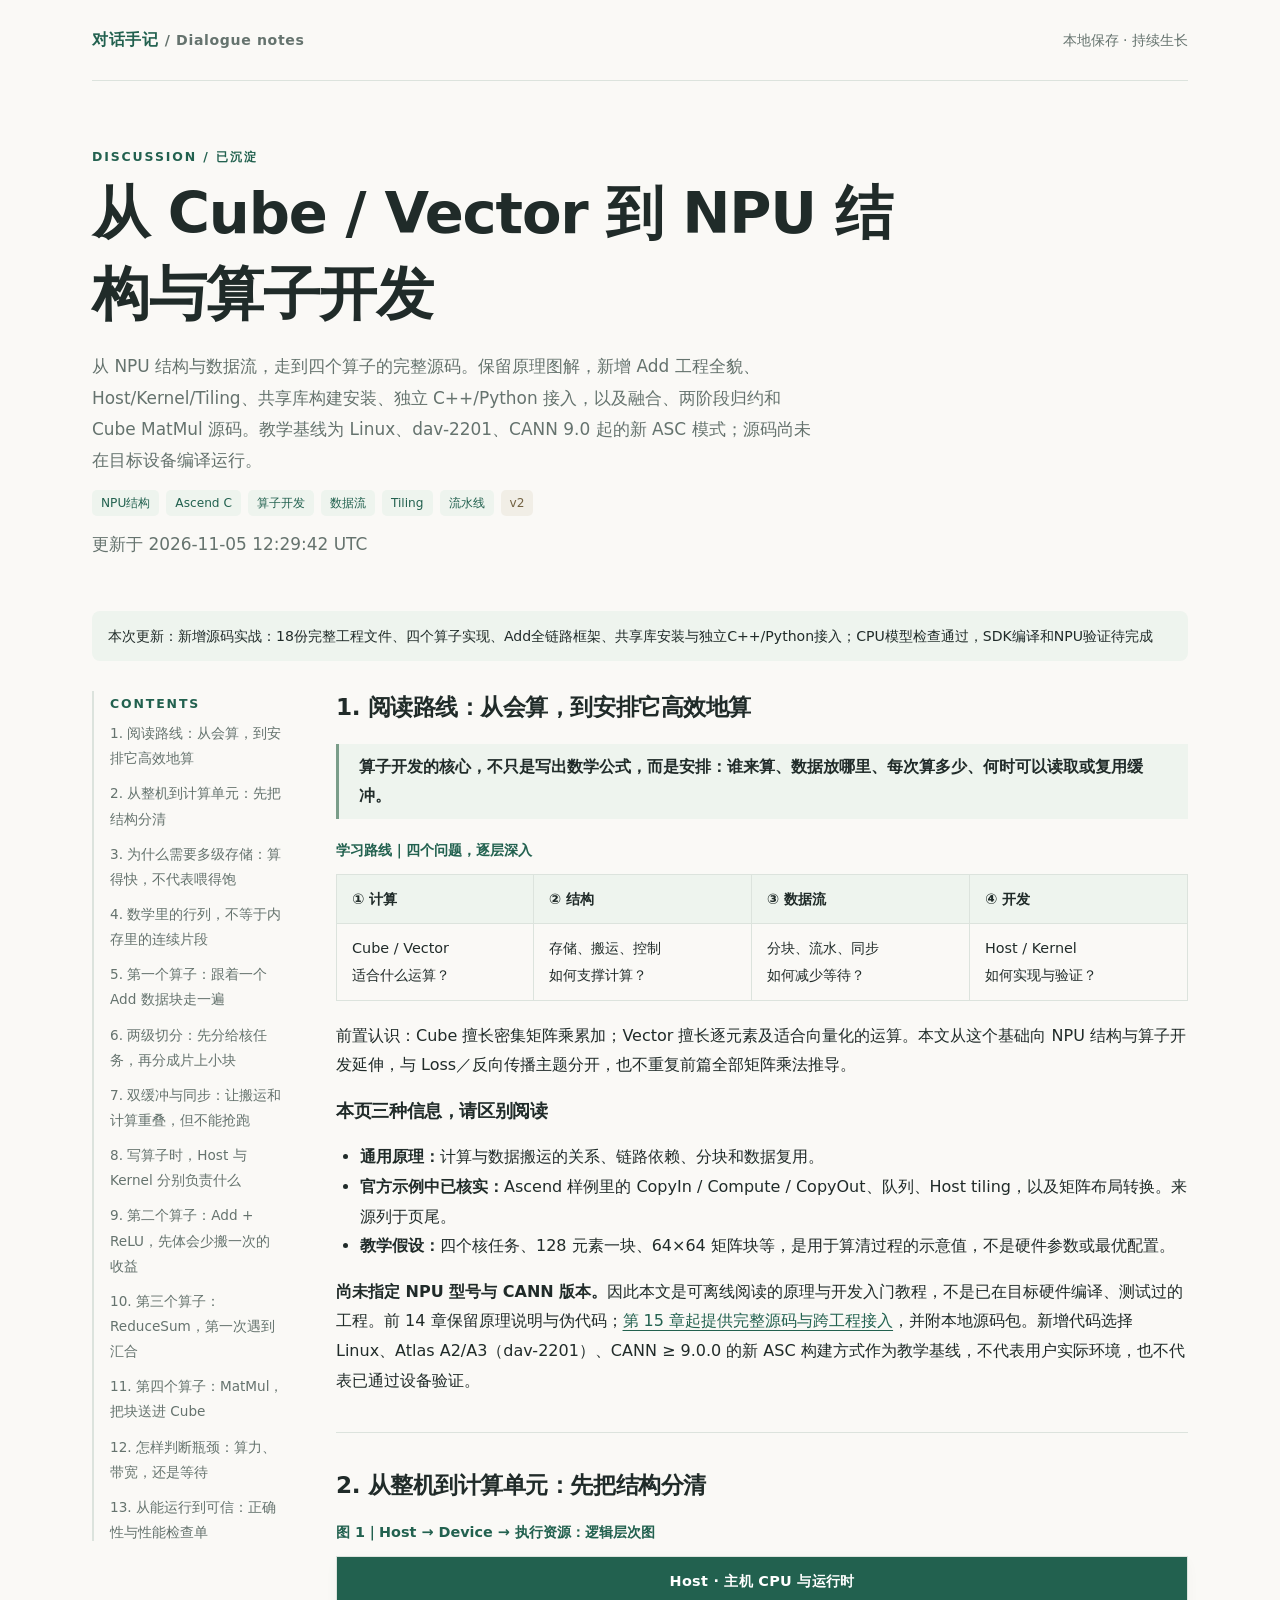
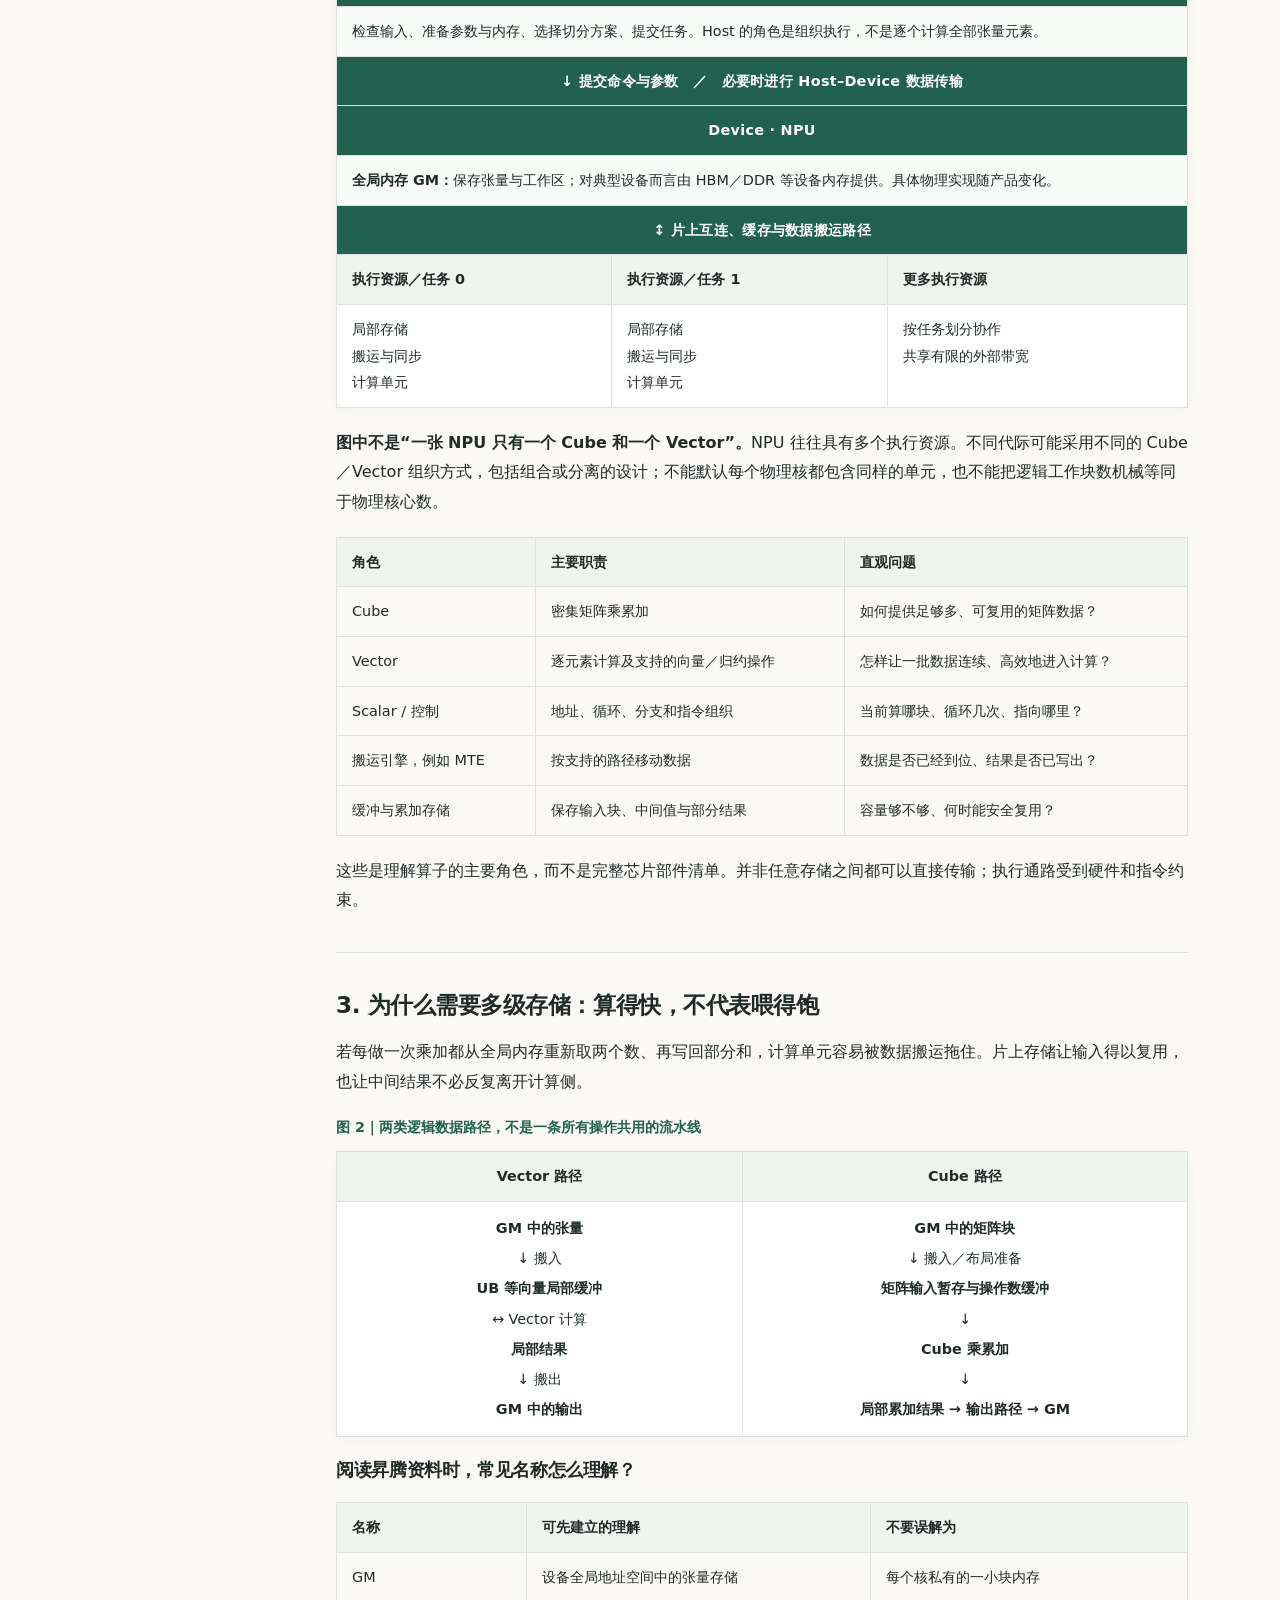
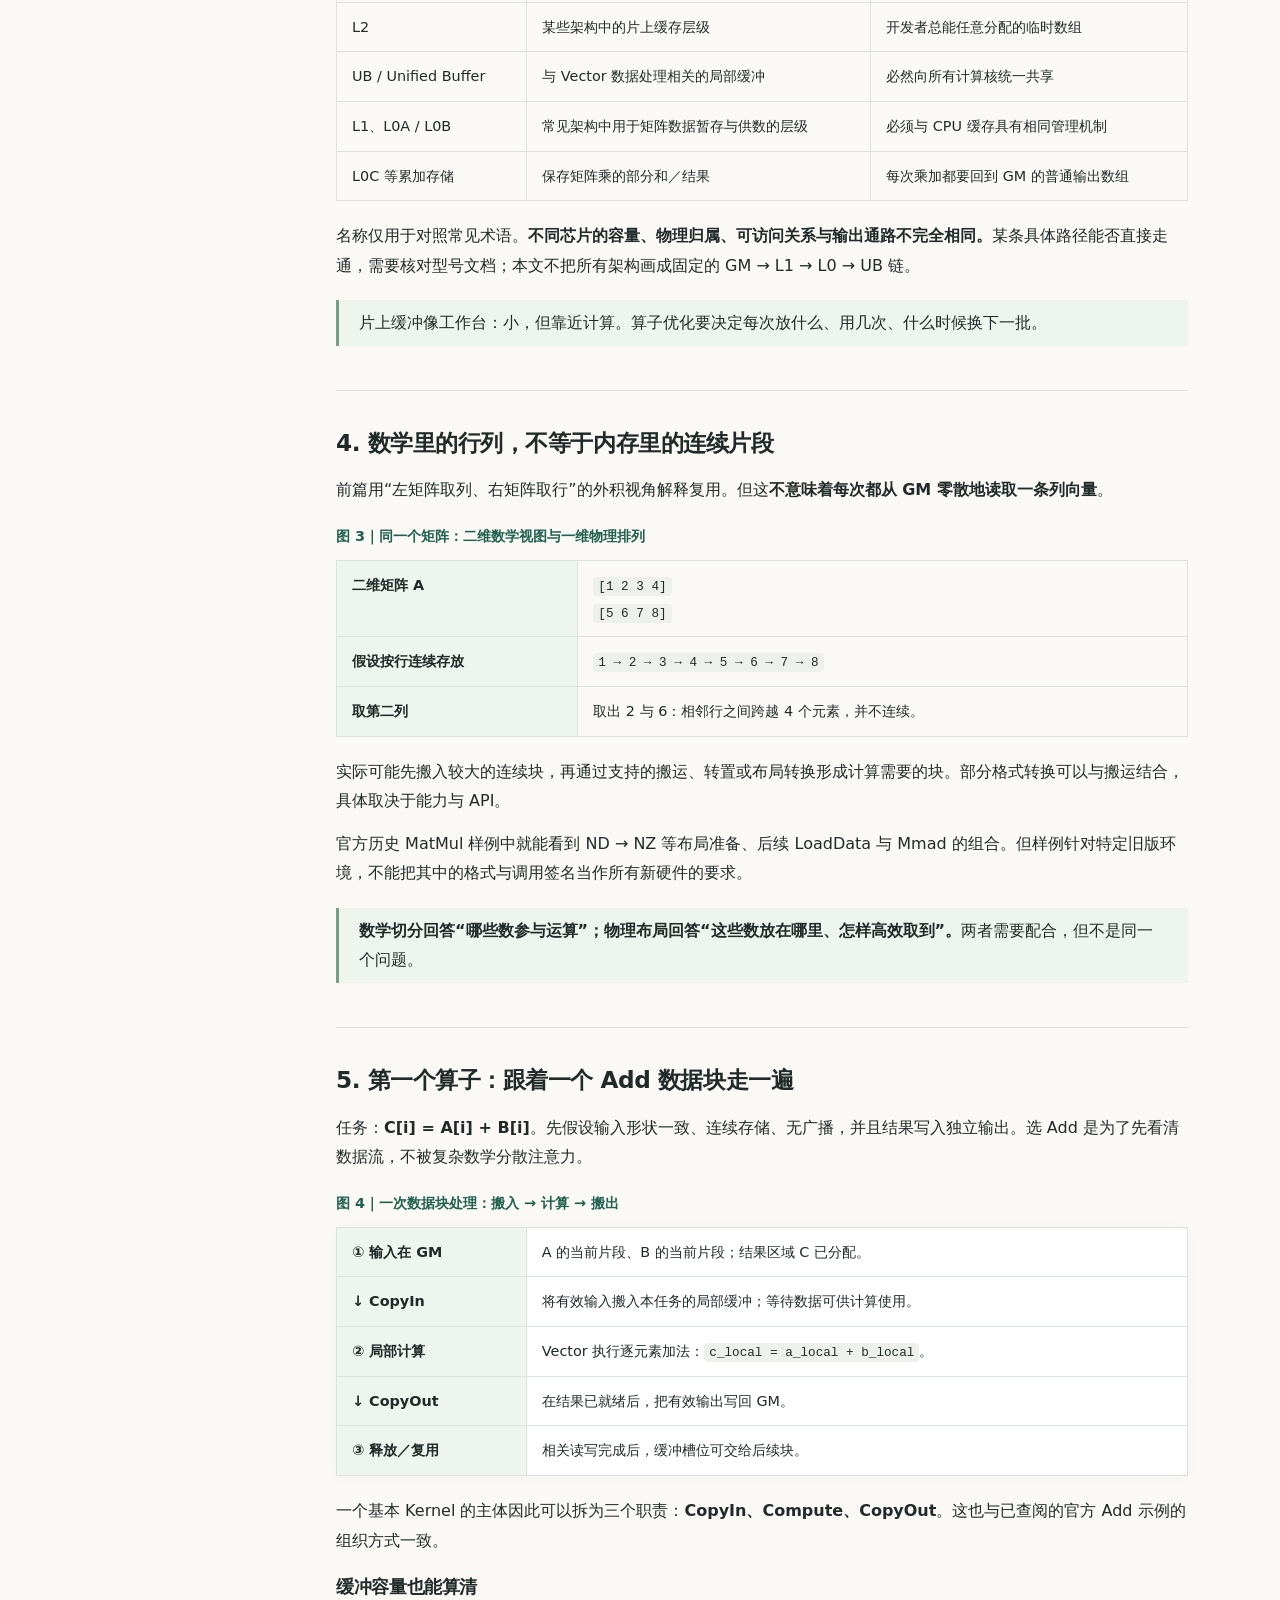
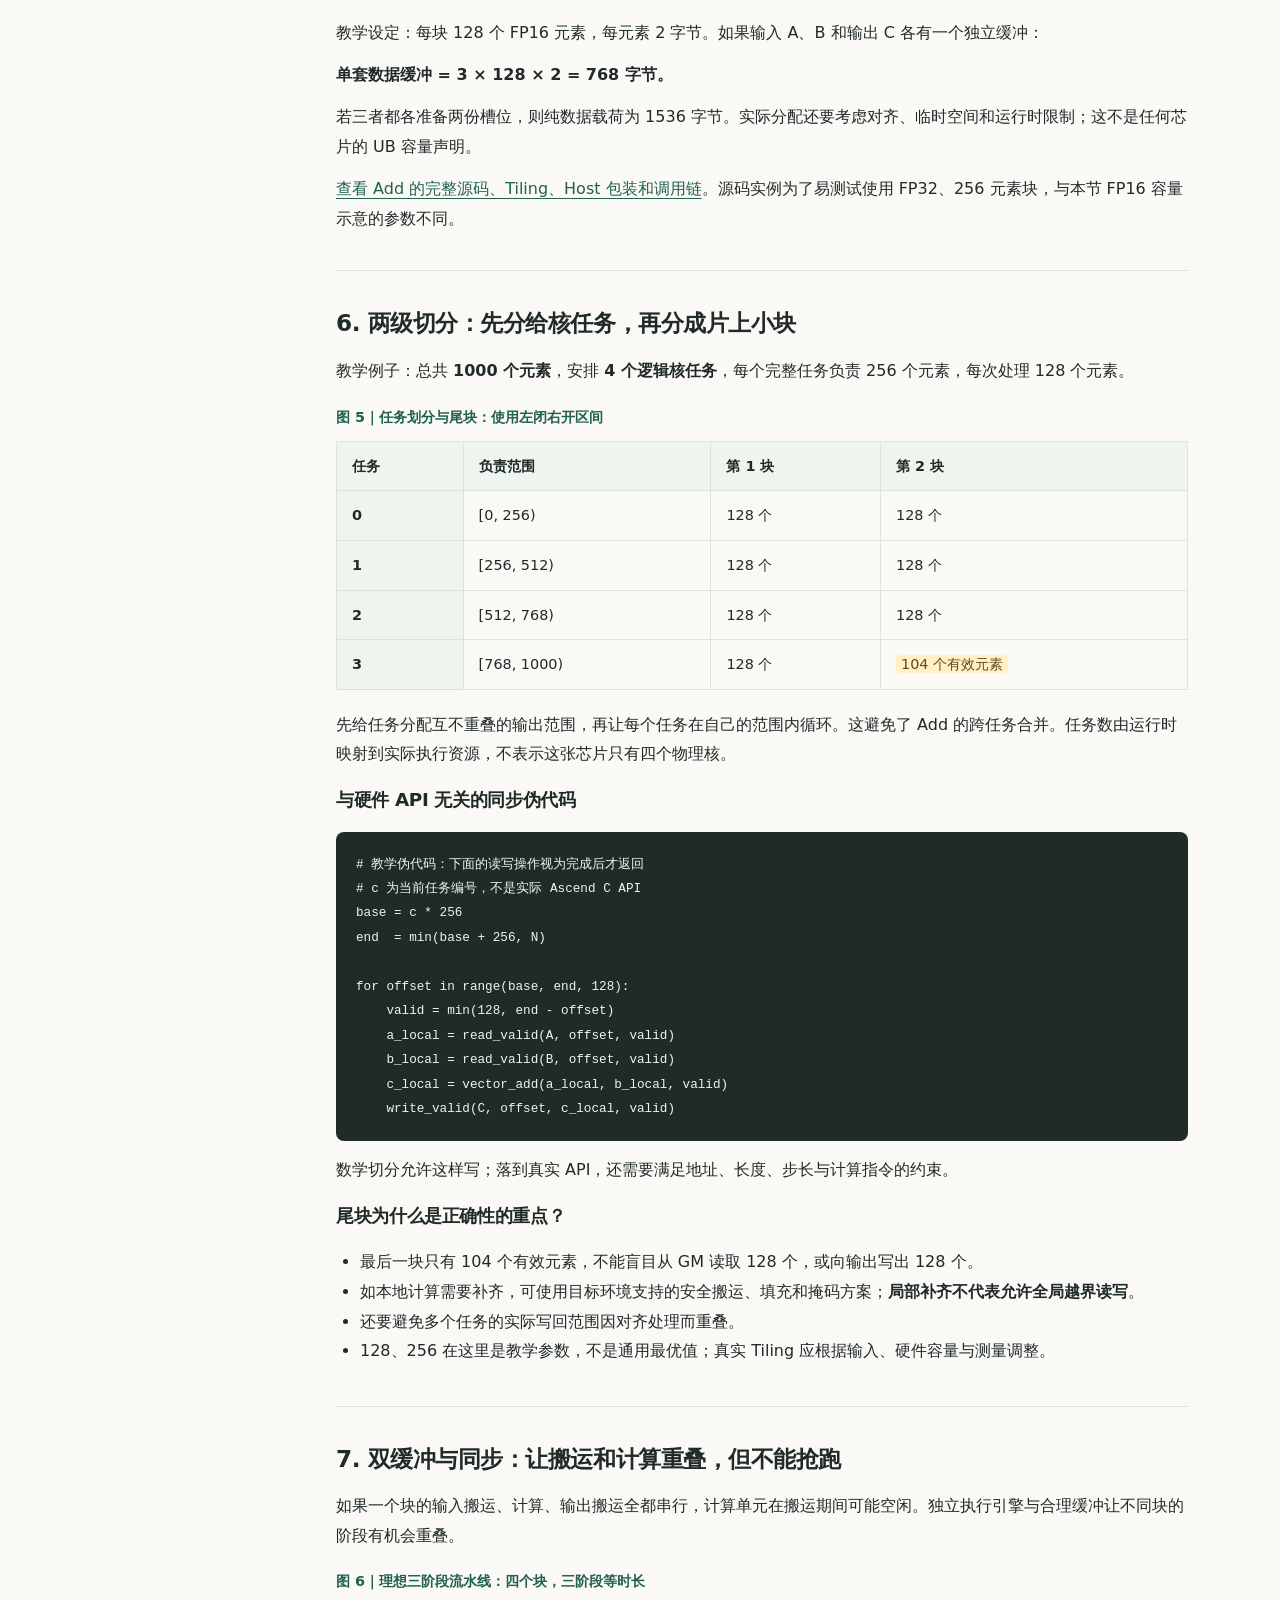
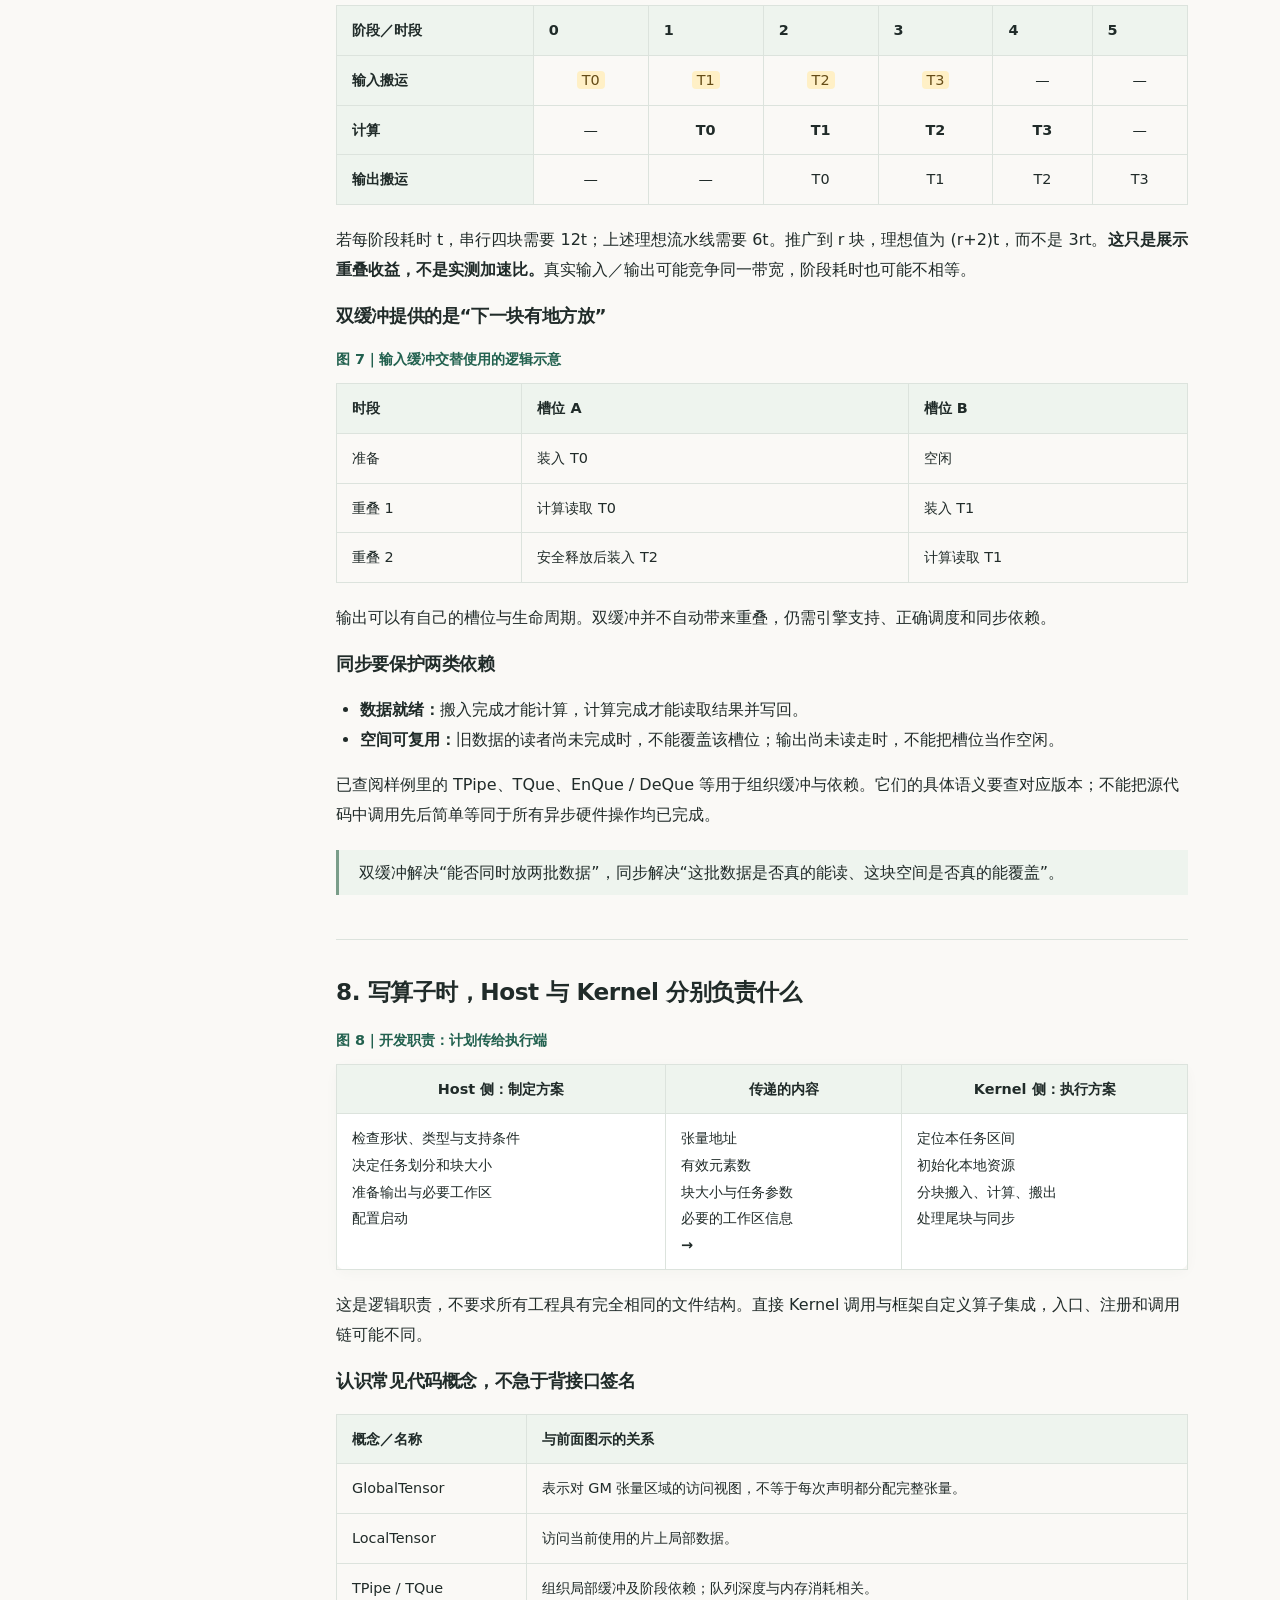
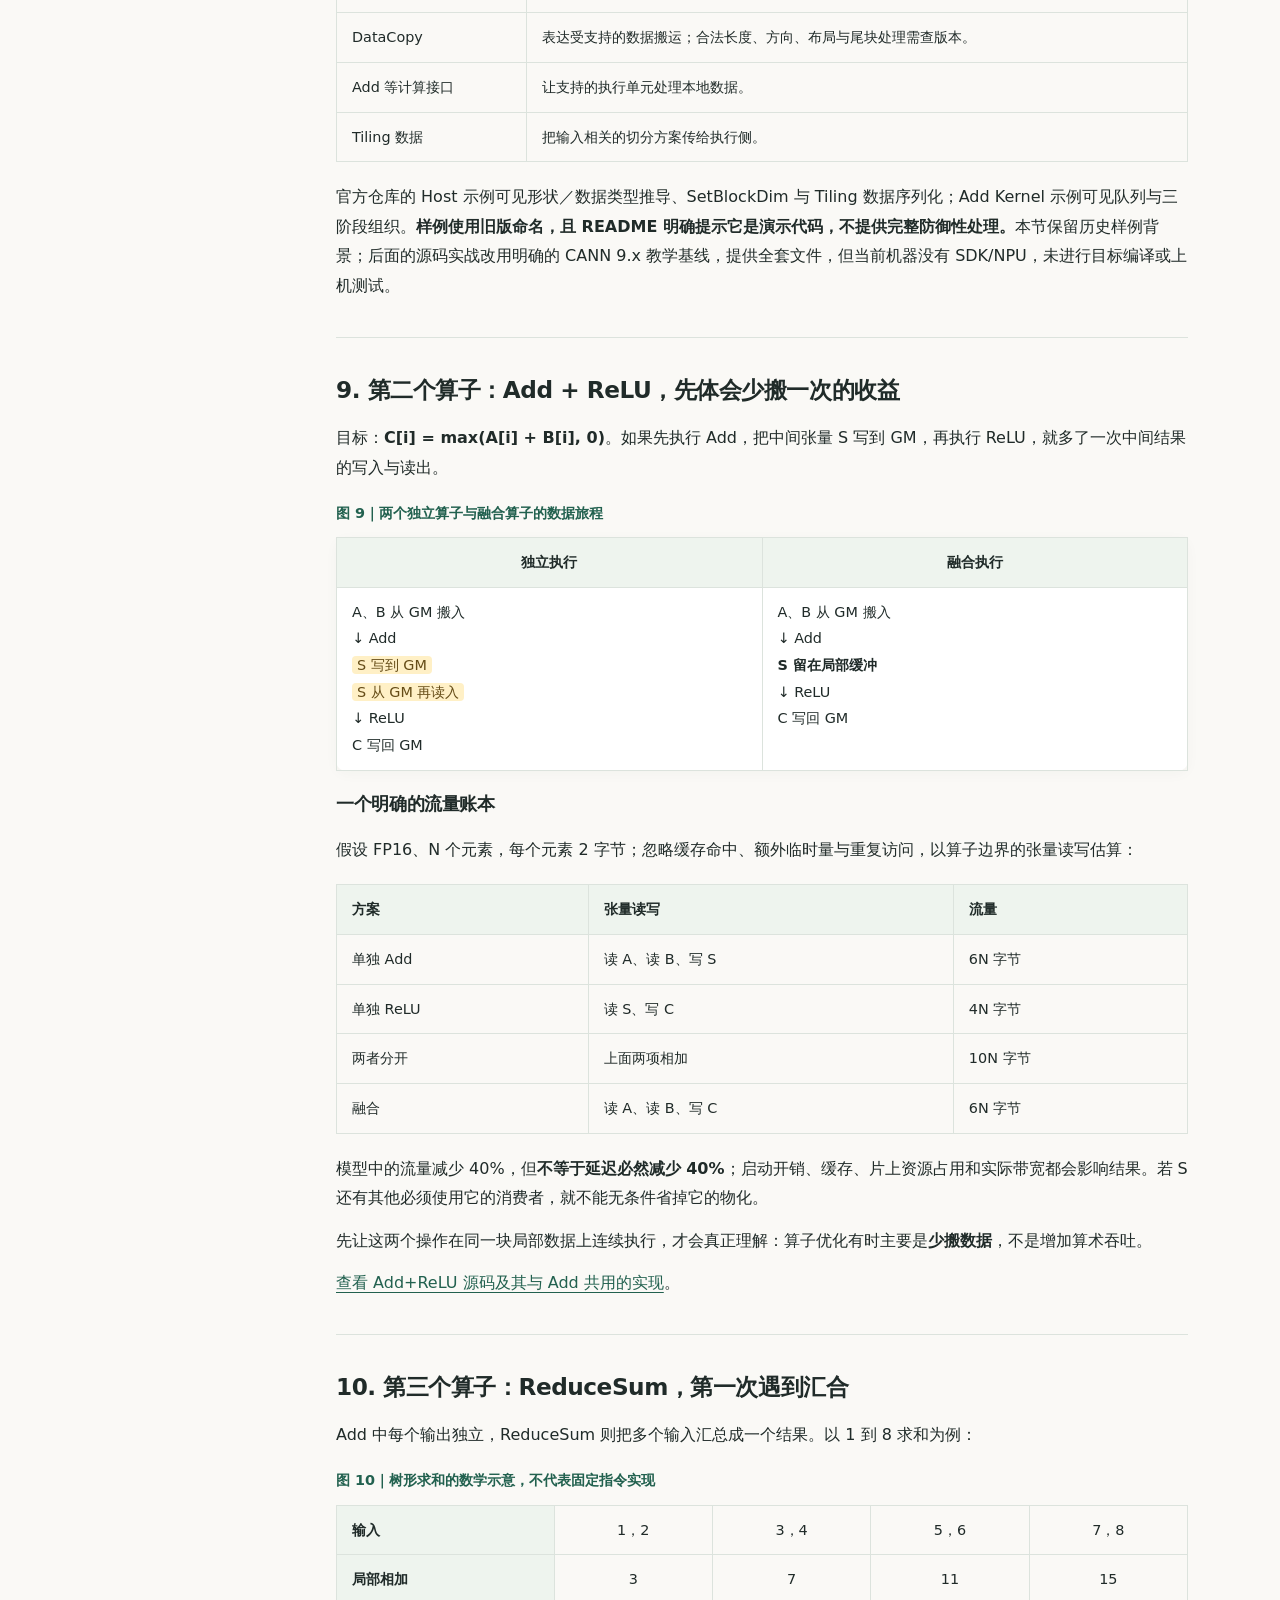
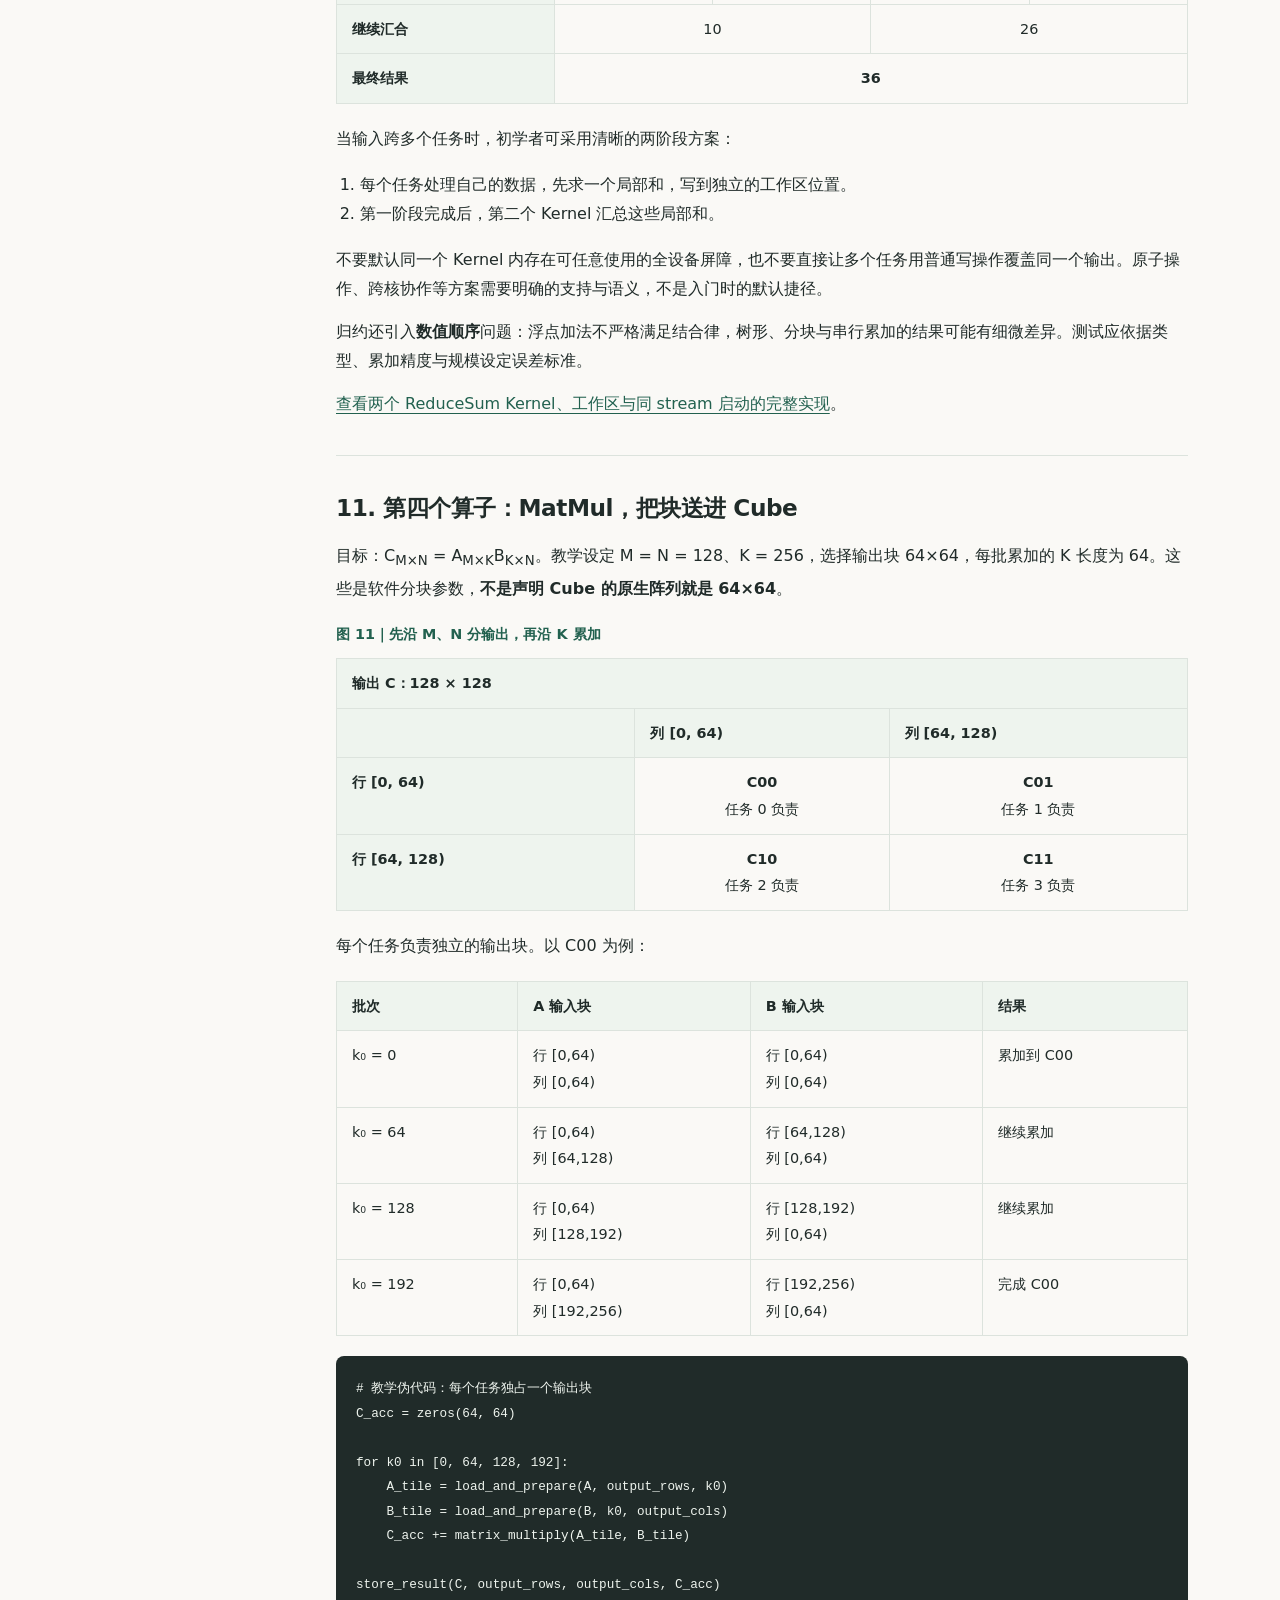
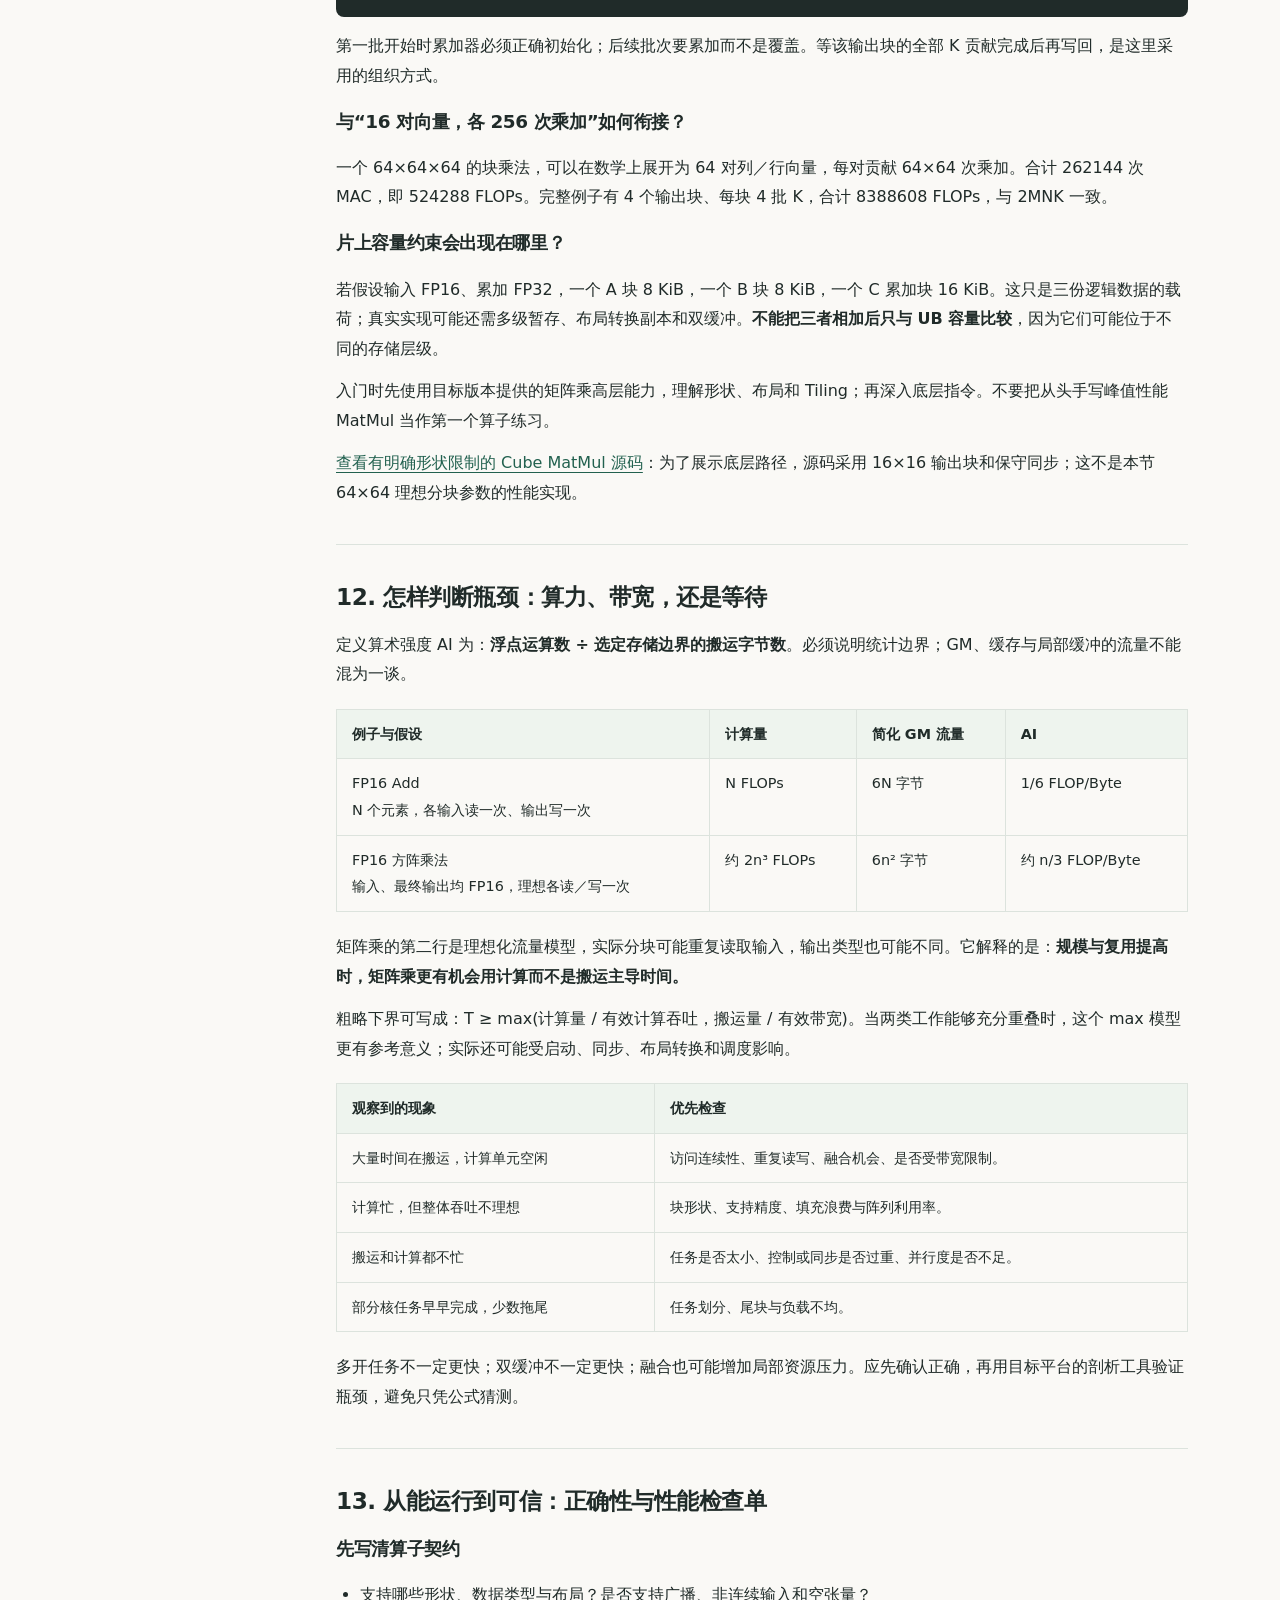
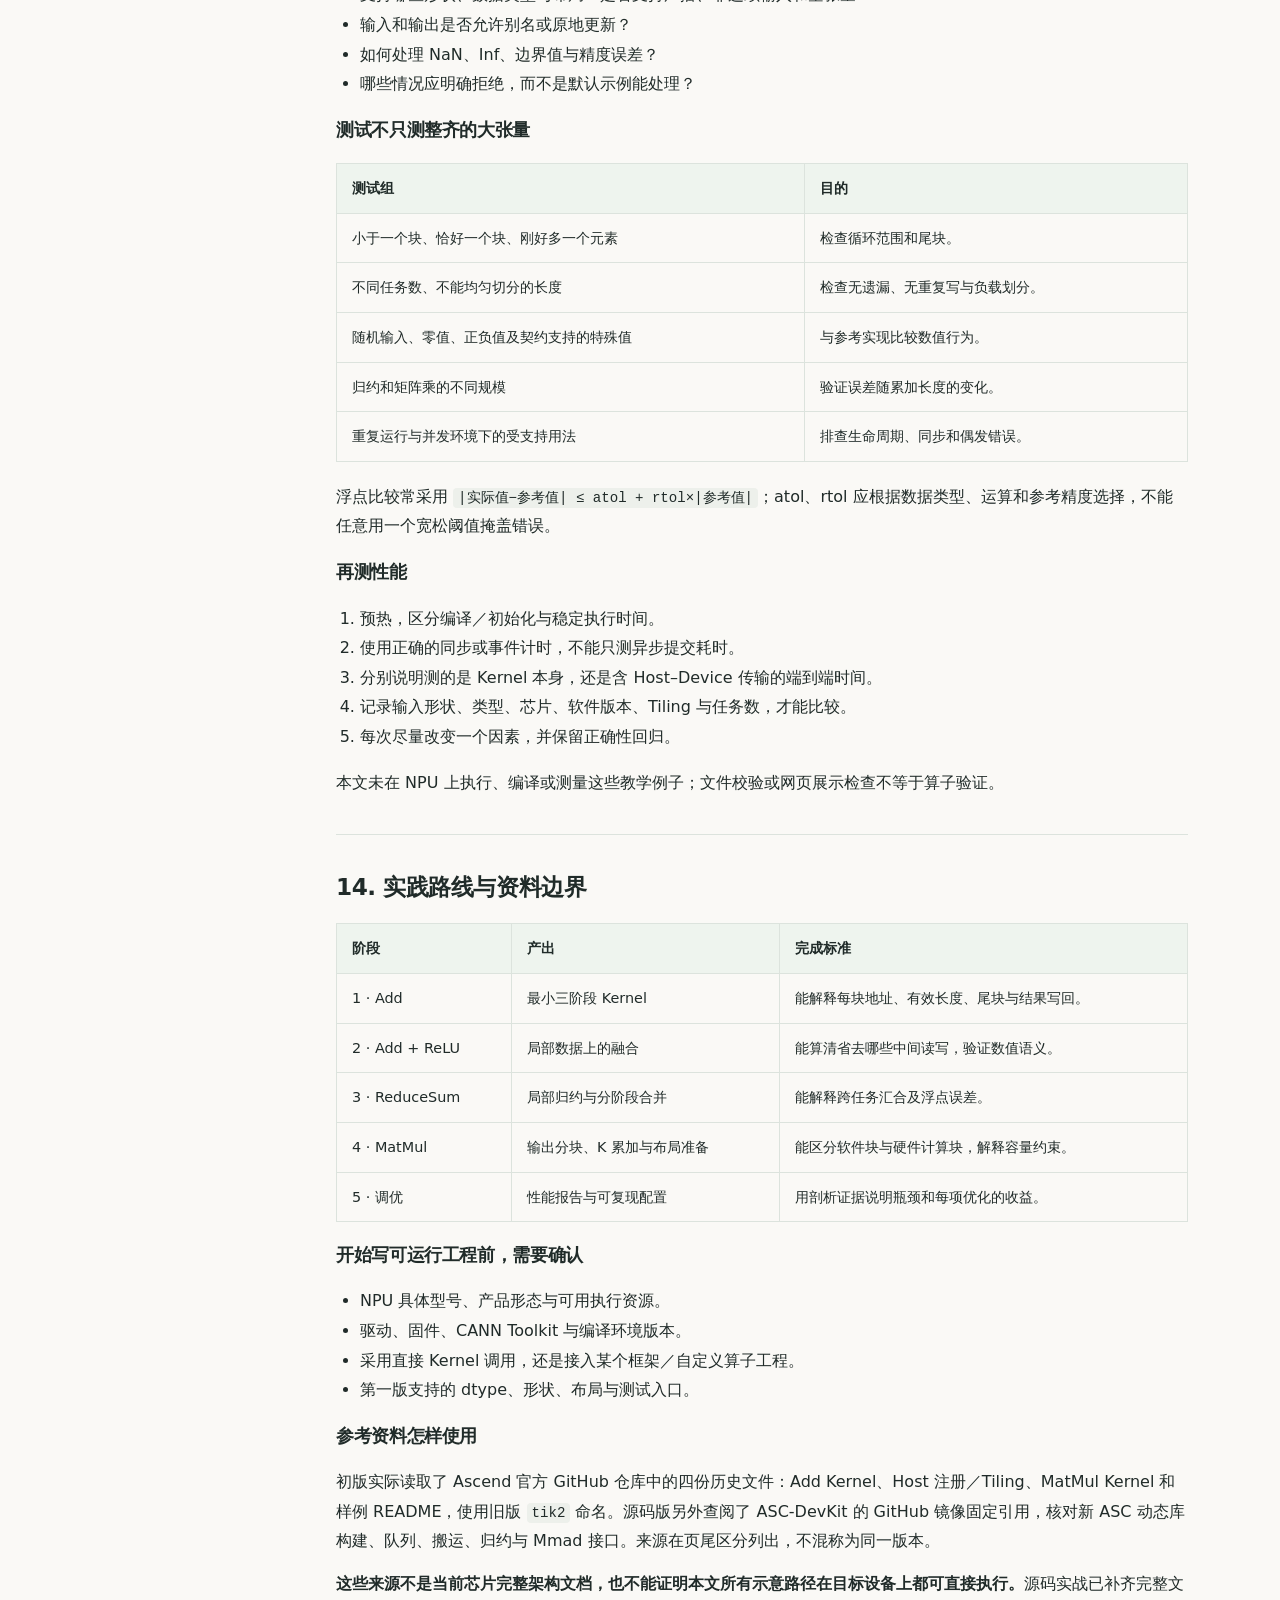
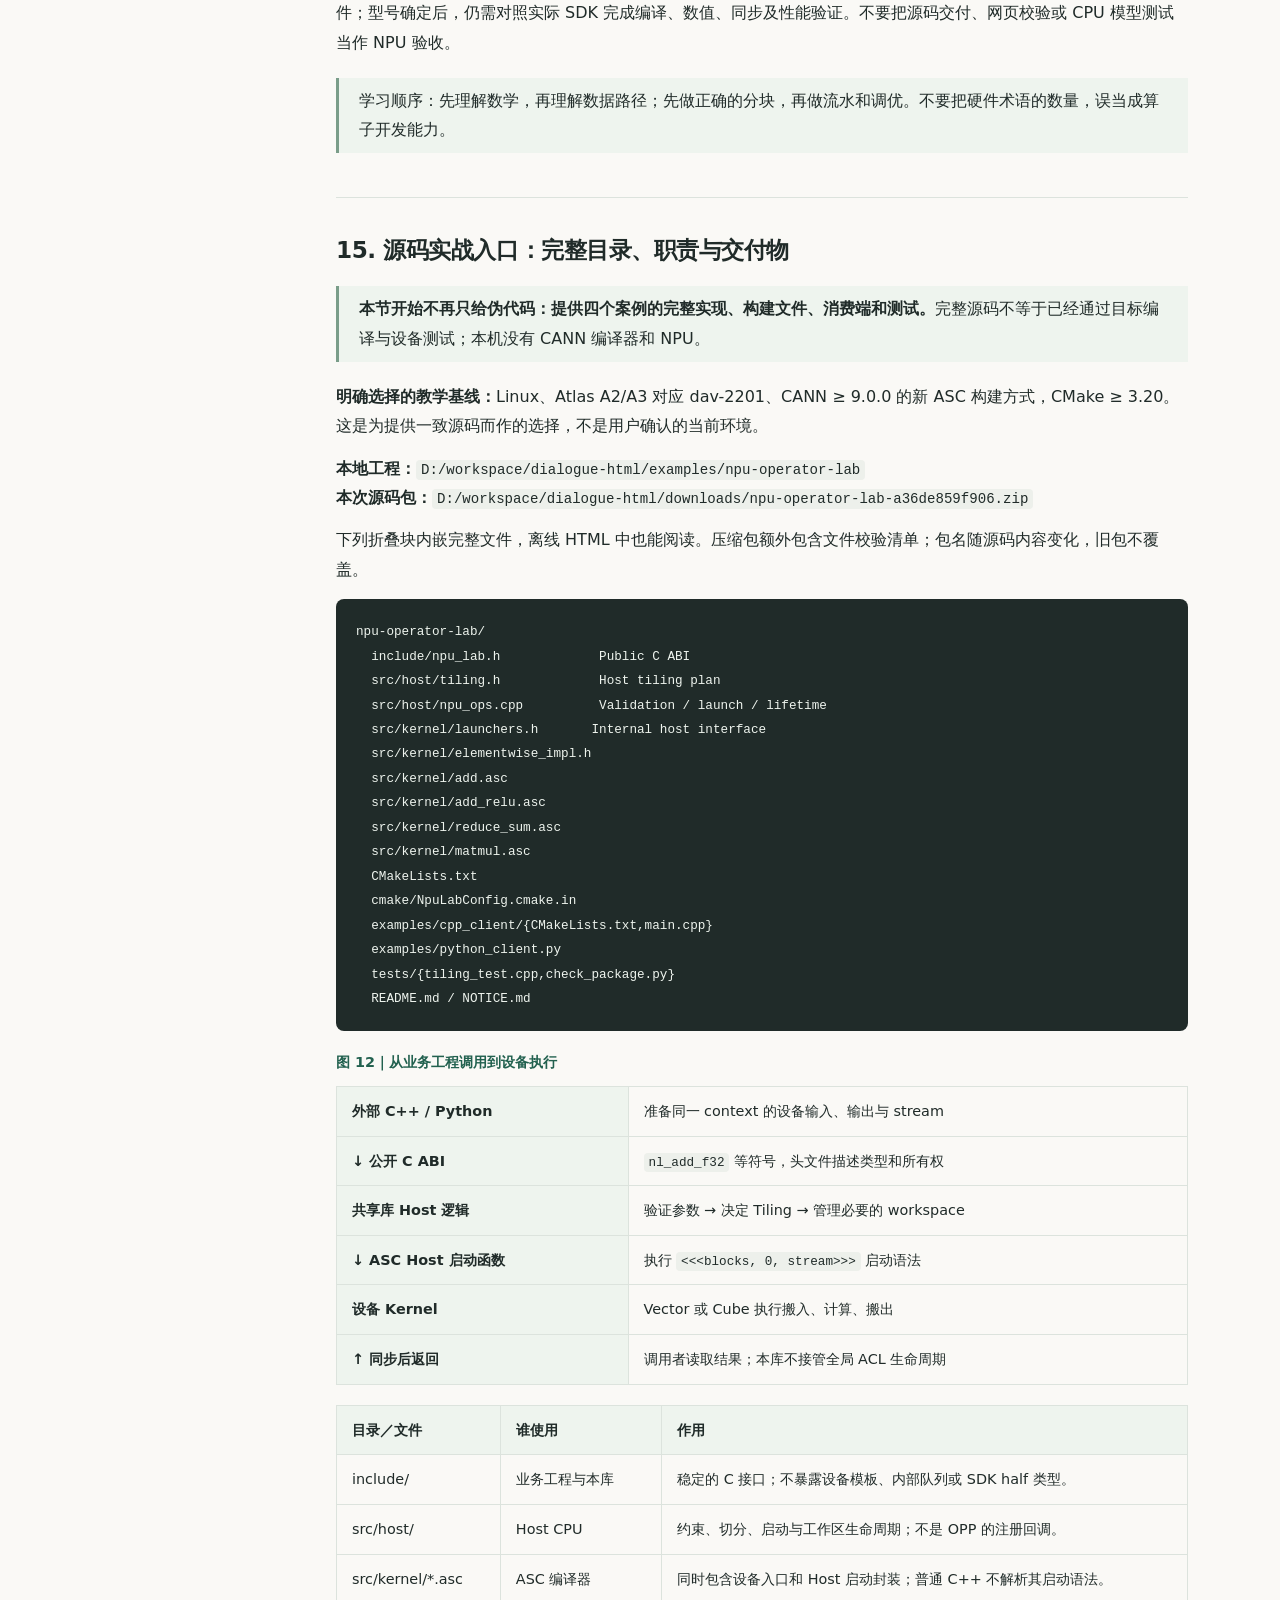
<file: pages/npu-architecture-operator-development.html>
<!doctype html>
<html lang="zh-CN">
<head>
<meta charset="utf-8">
<meta name="viewport" content="width=device-width, initial-scale=1">
<meta http-equiv="Content-Security-Policy" content="default-src &#x27;none&#x27;; style-src &#x27;unsafe-inline&#x27;; script-src &#x27;none&#x27;; base-uri &#x27;none&#x27;; form-action &#x27;none&#x27;; object-src &#x27;none&#x27;">
<meta name="referrer" content="no-referrer">
<title>从 Cube / Vector 到 NPU 结构与算子开发 · 对话手记</title>
<style>:root{color-scheme:light;--paper:#faf9f6;--card:#fff;--ink:#202b29;--muted:#65736e;--accent:#22614f;--line:#dce3dd;--soft:#eef4ee;font-family:system-ui,-apple-system,"Segoe UI","Microsoft YaHei",sans-serif}
*{box-sizing:border-box}html{scroll-behavior:smooth}body{margin:0;background:var(--paper);color:var(--ink);line-height:1.85}a{color:var(--accent);text-underline-offset:4px}a:hover{color:#103e30}a:focus-visible,button:focus-visible,input:focus-visible,select:focus-visible,summary:focus-visible{outline:3px solid #9cbca8;outline-offset:4px}h1,h2,h3,h4{line-height:1.4;letter-spacing:-.02em}h1{font-size:clamp(2rem,4.5vw,3.8rem);margin:.4rem 0 1rem;font-weight:700}h2{font-size:1.45rem;margin:0 0 1rem}h3{font-size:1.15rem}p{margin:.8rem 0}button,input,select{font:inherit}button{cursor:pointer}.shell{max-width:1160px;margin:auto;padding:0 32px}.topbar{display:flex;justify-content:space-between;align-items:center;gap:20px;padding:25px 0;border-bottom:1px solid var(--line)}.brand{font-weight:700;text-decoration:none;letter-spacing:.04em}.eyebrow{color:var(--accent);font-size:.78rem;letter-spacing:.15em;text-transform:uppercase;font-weight:700}.muted,.meta{color:var(--muted);font-size:.88rem}.hero{padding:64px 0 38px;max-width:840px}.hero p{font-size:1.06rem;color:var(--muted);max-width:720px}.stats{display:flex;gap:36px;margin:20px 0 32px}.stat strong{display:block;font-size:1.9rem;line-height:1.4;font-variant-numeric:tabular-nums}.stat span{font-size:.82rem;color:var(--muted)}.toolbar{display:flex;gap:12px;margin:20px 0 24px}input,select{border:1px solid var(--line);border-radius:8px;background:var(--card);color:var(--ink);padding:11px 15px;min-width:0}input{flex:1}.grid{display:grid;grid-template-columns:repeat(auto-fill,minmax(290px,1fr));gap:20px}.card{padding:26px;background:var(--card);border:1px solid var(--line);border-radius:12px;display:flex;flex-direction:column;gap:12px;transition:border-color .15s}.card:hover{border-color:#9ab5a8}.card h2{margin:0;font-size:1.25rem}.card h2 a{text-decoration:none}.card p{margin:0;color:var(--muted);font-size:.95rem}.card .meta{margin-top:auto;padding-top:12px;border-top:1px solid var(--line)}.tags{display:flex;flex-wrap:wrap;gap:7px}.tag{display:inline-block;background:var(--soft);color:var(--accent);border-radius:5px;font-size:.76rem;padding:2px 9px}.status{background:#f1eee6;color:#736344}.empty{padding:55px 25px;text-align:center;border:1px dashed #b8c9bf;border-radius:12px;color:var(--muted)}.empty h2{color:var(--ink)}.empty code{font-size:.84rem}.footer{margin-top:64px;padding:24px 0 36px;border-top:1px solid var(--line);color:var(--muted);font-size:.8rem}.layout{display:grid;grid-template-columns:200px minmax(0,1fr);gap:44px;align-items:start}.toc{position:sticky;top:25px;font-size:.85rem;border-left:2px solid var(--line);padding-left:16px}.toc a{display:block;text-decoration:none;padding:5px 0;color:var(--muted)}.toc a:hover{color:var(--accent)}article{min-width:0}article section{margin-bottom:36px;padding-bottom:24px;border-bottom:1px solid var(--line);scroll-margin-top:25px}article section:last-child{border:0}article p,article li{overflow-wrap:anywhere}article ul,article ol{padding-left:1.5rem}blockquote{border-left:3px solid #7a9d89;margin:20px 0;padding:8px 20px;background:var(--soft)}code,kbd{background:#edf0eb;border-radius:4px;padding:2px 5px;font-family:Consolas,"SFMono-Regular",monospace;font-size:.88em}pre{background:#202b29;color:#eef4ee;padding:20px;border-radius:8px;overflow:auto;font-size:.9rem;line-height:1.7}pre code{background:transparent;color:inherit;padding:0}table{display:block;max-width:100%;overflow-x:auto;border-collapse:collapse;margin:20px 0;font-size:.9rem}th,td{padding:11px 15px;border:1px solid var(--line);text-align:left;vertical-align:top}th{background:var(--soft);font-weight:600}details{border:1px solid var(--line);border-radius:8px;padding:12px 18px;margin:16px 0}summary{cursor:pointer;font-weight:600}.revision{padding:12px 16px;background:var(--soft);border-radius:8px;margin-bottom:30px;font-size:.88rem}.history{font-size:.88rem}.history li{padding:7px 0}.sr-only{position:absolute;width:1px;height:1px;padding:0;margin:-1px;overflow:hidden;clip:rect(0,0,0,0);white-space:nowrap;border:0}[hidden]{display:none!important}.print{border:1px solid var(--line);background:white;border-radius:7px;color:var(--muted);padding:5px 12px}
@media(max-width:720px){.shell{padding:0 20px}.hero{padding:38px 0 24px}.layout{display:block}.toc{position:static;margin-bottom:32px;display:flex;flex-wrap:wrap;gap:2px 16px}.toc .eyebrow{width:100%}.toolbar{flex-direction:column}.grid{grid-template-columns:1fr}.stats{gap:25px}.topbar .muted{font-size:.75rem}h1{font-size:2.1rem}}
@media print{body{background:#fff;color:#000;font-size:11pt}.shell{max-width:none;padding:0}.topbar,.toc,.toolbar,.print,.footer,.history{display:none}.hero{padding:0 0 20px}.hero h1{font-size:25pt}.layout{display:block}article section{break-inside:auto}h2,h3{break-after:avoid}pre,blockquote,tr{break-inside:avoid}pre{white-space:pre-wrap;background:#f3f3f3;color:#000}a{color:inherit}.card{break-inside:avoid}.grid{display:block}.card{margin:12px 0}}
/* NPU tutorial: diagrams use semantic tables, scoped to this topic only. */
article section[id^="npu-"] caption{text-align:left;padding:0 0 12px;color:var(--accent);font-weight:700;line-height:1.6}
article section[id^="npu-"] table{width:100%}
@media(min-width:960px){article section[id^="npu-"] table{display:table}}
@media(min-width:721px){body:has(#npu-roadmap) .toc{max-height:calc(100vh - 50px);overflow-y:auto;scrollbar-width:thin;padding-right:8px}}
article section[id^="npu-"] mark{background:#fff0c6;color:#654c17;padding:1px 5px;border-radius:4px}
#npu-map table:first-of-type,#npu-memory table:first-of-type,#npu-add-flow table:first-of-type,#npu-host-kernel table:first-of-type,#npu-fusion table:first-of-type{background:var(--card);border-radius:10px;box-shadow:0 3px 14px #203b2c08}
#npu-map table:first-of-type th[colspan]{background:#22614f;color:white;text-align:center;letter-spacing:.02em}
#npu-map table:first-of-type td[colspan]{background:#f7faf7}
#npu-memory table:first-of-type th,#npu-memory table:first-of-type td,#npu-host-kernel table:first-of-type th,#npu-fusion table:first-of-type th{text-align:center}
#npu-memory table:first-of-type td{line-height:2.1;min-width:220px}
#npu-pipeline table:first-of-type td{text-align:center;white-space:nowrap}
#npu-reduction table td,#npu-matmul table:first-of-type td{text-align:center}
@media print{article section[id^="npu-"] caption{color:#000}#npu-map table:first-of-type th[colspan]{background:#eee;color:#000}}

</style>
</head>
<body><div class="shell">
<header class="topbar"><a class="brand" href="../index.html">对话手记 <span class="muted">/ Dialogue notes</span></a><span class="muted">本地保存 · 持续生长</span></header>
<main><div class="hero"><div class="eyebrow">Discussion / 已沉淀</div>
<h1>从 Cube / Vector 到 NPU 结构与算子开发</h1><p>从 NPU 结构与数据流，走到四个算子的完整源码。保留原理图解，新增 Add 工程全貌、Host/Kernel/Tiling、共享库构建安装、独立 C++/Python 接入，以及融合、两阶段归约和 Cube MatMul 源码。教学基线为 Linux、dav-2201、CANN 9.0 起的新 ASC 模式；源码尚未在目标设备编译运行。</p><div class="tags"><span class="tag">NPU结构</span><span class="tag">Ascend C</span><span class="tag">算子开发</span><span class="tag">数据流</span><span class="tag">Tiling</span><span class="tag">流水线</span><span class="tag status">v2</span></div>
<p class="meta">更新于 2026-11-05 12:29:42 UTC</p></div>
<div class="revision">本次更新：新增源码实战：18份完整工程文件、四个算子实现、Add全链路框架、共享库安装与独立C++/Python接入；CPU模型检查通过，SDK编译和NPU验证待完成</div><div class="layout"><nav class="toc" aria-label="章节目录"><span class="eyebrow">Contents</span><a href="#npu-roadmap">1. 阅读路线：从会算，到安排它高效地算</a><a href="#npu-map">2. 从整机到计算单元：先把结构分清</a><a href="#npu-memory">3. 为什么需要多级存储：算得快，不代表喂得饱</a><a href="#npu-layout">4. 数学里的行列，不等于内存里的连续片段</a><a href="#npu-add-flow">5. 第一个算子：跟着一个 Add 数据块走一遍</a><a href="#npu-tiling">6. 两级切分：先分给核任务，再分成片上小块</a><a href="#npu-pipeline">7. 双缓冲与同步：让搬运和计算重叠，但不能抢跑</a><a href="#npu-host-kernel">8. 写算子时，Host 与 Kernel 分别负责什么</a><a href="#npu-fusion">9. 第二个算子：Add + ReLU，先体会少搬一次的收益</a><a href="#npu-reduction">10. 第三个算子：ReduceSum，第一次遇到汇合</a><a href="#npu-matmul">11. 第四个算子：MatMul，把块送进 Cube</a><a href="#npu-performance">12. 怎样判断瓶颈：算力、带宽，还是等待</a><a href="#npu-validation">13. 从能运行到可信：正确性与性能检查单</a><a href="#npu-next-steps">14. 实践路线与资料边界</a><a href="#npu-source-map">15. 源码实战入口：完整目录、职责与交付物</a><a href="#npu-source-build">16. 构建与安装：源码怎样变成可交付的库</a><a href="#npu-source-add">17. Case 1 · Add：把单算子的完整骨架逐层拆开</a><a href="#npu-source-fused">18. Case 2 · Add+ReLU：共享骨架，完整实现融合</a><a href="#npu-source-reduce">19. Case 3 · ReduceSum：完整两阶段源码与工作区</a><a href="#npu-source-matmul">20. Case 4 · MatMul：完整 Cube 路径，而非调用伪函数</a><a href="#npu-source-consumer">21. 其他工程怎样真正用起来：C++ 与 Python 完整消费端</a><a href="#npu-source-tests">22. 验证状态、全部测试源码与工程说明</a><a href="#open-questions">待验证与后续问题</a><a href="#references">参考来源</a><a href="#revision-history">修订记录</a></nav><article><section id="npu-roadmap"><h2>1. 阅读路线：从会算，到安排它高效地算</h2><blockquote><strong>算子开发的核心，不只是写出数学公式，而是安排：谁来算、数据放哪里、每次算多少、何时可以读取或复用缓冲。</strong></blockquote><table><caption>学习路线｜四个问题，逐层深入</caption><thead><tr><th>① 计算</th><th>② 结构</th><th>③ 数据流</th><th>④ 开发</th></tr></thead><tbody><tr><td>Cube / Vector<br>适合什么运算？</td><td>存储、搬运、控制<br>如何支撑计算？</td><td>分块、流水、同步<br>如何减少等待？</td><td>Host / Kernel<br>如何实现与验证？</td></tr></tbody></table><p>前置认识：Cube 擅长密集矩阵乘累加；Vector 擅长逐元素及适合向量化的运算。本文从这个基础向 NPU 结构与算子开发延伸，与 Loss／反向传播主题分开，也不重复前篇全部矩阵乘法推导。</p><h3>本页三种信息，请区别阅读</h3><ul><li><strong>通用原理：</strong>计算与数据搬运的关系、链路依赖、分块和数据复用。</li><li><strong>官方示例中已核实：</strong>Ascend 样例里的 CopyIn / Compute / CopyOut、队列、Host tiling，以及矩阵布局转换。来源列于页尾。</li><li><strong>教学假设：</strong>四个核任务、128 元素一块、64×64 矩阵块等，是用于算清过程的示意值，不是硬件参数或最优配置。</li></ul><p><strong>尚未指定 NPU 型号与 CANN 版本。</strong>因此本文是可离线阅读的原理与开发入门教程，不是已在目标硬件编译、测试过的工程。前 14 章保留原理说明与伪代码；<a href="#npu-source-map" rel="noreferrer noopener">第 15 章起提供完整源码与跨工程接入</a>，并附本地源码包。新增代码选择 Linux、Atlas A2/A3（dav-2201）、CANN ≥ 9.0.0 的新 ASC 构建方式作为教学基线，不代表用户实际环境，也不代表已通过设备验证。</p></section><section id="npu-map"><h2>2. 从整机到计算单元：先把结构分清</h2><table><caption>图 1｜Host → Device → 执行资源：逻辑层次图</caption><tbody><tr><th colspan="3">Host · 主机 CPU 与运行时</th></tr><tr><td colspan="3">检查输入、准备参数与内存、选择切分方案、提交任务。Host 的角色是组织执行，不是逐个计算全部张量元素。</td></tr><tr><th colspan="3">↓ 提交命令与参数　／　必要时进行 Host–Device 数据传输</th></tr><tr><th colspan="3">Device · NPU</th></tr><tr><td colspan="3"><strong>全局内存 GM：</strong>保存张量与工作区；对典型设备而言由 HBM／DDR 等设备内存提供。具体物理实现随产品变化。</td></tr><tr><th colspan="3">↕ 片上互连、缓存与数据搬运路径</th></tr><tr><th>执行资源／任务 0</th><th>执行资源／任务 1</th><th>更多执行资源</th></tr><tr><td>局部存储<br>搬运与同步<br>计算单元</td><td>局部存储<br>搬运与同步<br>计算单元</td><td>按任务划分协作<br>共享有限的外部带宽</td></tr></tbody></table><p><strong>图中不是“一张 NPU 只有一个 Cube 和一个 Vector”。</strong>NPU 往往具有多个执行资源。不同代际可能采用不同的 Cube／Vector 组织方式，包括组合或分离的设计；不能默认每个物理核都包含同样的单元，也不能把逻辑工作块数机械等同于物理核心数。</p><table><thead><tr><th>角色</th><th>主要职责</th><th>直观问题</th></tr></thead><tbody><tr><td>Cube</td><td>密集矩阵乘累加</td><td>如何提供足够多、可复用的矩阵数据？</td></tr><tr><td>Vector</td><td>逐元素计算及支持的向量／归约操作</td><td>怎样让一批数据连续、高效地进入计算？</td></tr><tr><td>Scalar / 控制</td><td>地址、循环、分支和指令组织</td><td>当前算哪块、循环几次、指向哪里？</td></tr><tr><td>搬运引擎，例如 MTE</td><td>按支持的路径移动数据</td><td>数据是否已经到位、结果是否已写出？</td></tr><tr><td>缓冲与累加存储</td><td>保存输入块、中间值与部分结果</td><td>容量够不够、何时能安全复用？</td></tr></tbody></table><p>这些是理解算子的主要角色，而不是完整芯片部件清单。并非任意存储之间都可以直接传输；执行通路受到硬件和指令约束。</p></section><section id="npu-memory"><h2>3. 为什么需要多级存储：算得快，不代表喂得饱</h2><p>若每做一次乘加都从全局内存重新取两个数、再写回部分和，计算单元容易被数据搬运拖住。片上存储让输入得以复用，也让中间结果不必反复离开计算侧。</p><table><caption>图 2｜两类逻辑数据路径，不是一条所有操作共用的流水线</caption><thead><tr><th>Vector 路径</th><th>Cube 路径</th></tr></thead><tbody><tr><td><strong>GM 中的张量</strong><br>↓ 搬入<br><strong>UB 等向量局部缓冲</strong><br>↔ Vector 计算<br><strong>局部结果</strong><br>↓ 搬出<br><strong>GM 中的输出</strong></td><td><strong>GM 中的矩阵块</strong><br>↓ 搬入／布局准备<br><strong>矩阵输入暂存与操作数缓冲</strong><br>↓<br><strong>Cube 乘累加</strong><br>↓<br><strong>局部累加结果 → 输出路径 → GM</strong></td></tr></tbody></table><h3>阅读昇腾资料时，常见名称怎么理解？</h3><table><thead><tr><th>名称</th><th>可先建立的理解</th><th>不要误解为</th></tr></thead><tbody><tr><td>GM</td><td>设备全局地址空间中的张量存储</td><td>每个核私有的一小块内存</td></tr><tr><td>L2</td><td>某些架构中的片上缓存层级</td><td>开发者总能任意分配的临时数组</td></tr><tr><td>UB / Unified Buffer</td><td>与 Vector 数据处理相关的局部缓冲</td><td>必然向所有计算核统一共享</td></tr><tr><td>L1、L0A / L0B</td><td>常见架构中用于矩阵数据暂存与供数的层级</td><td>必须与 CPU 缓存具有相同管理机制</td></tr><tr><td>L0C 等累加存储</td><td>保存矩阵乘的部分和／结果</td><td>每次乘加都要回到 GM 的普通输出数组</td></tr></tbody></table><p>名称仅用于对照常见术语。<strong>不同芯片的容量、物理归属、可访问关系与输出通路不完全相同。</strong>某条具体路径能否直接走通，需要核对型号文档；本文不把所有架构画成固定的 GM → L1 → L0 → UB 链。</p><blockquote>片上缓冲像工作台：小，但靠近计算。算子优化要决定每次放什么、用几次、什么时候换下一批。</blockquote></section><section id="npu-layout"><h2>4. 数学里的行列，不等于内存里的连续片段</h2><p>前篇用“左矩阵取列、右矩阵取行”的外积视角解释复用。但这<strong>不意味着每次都从 GM 零散地读取一条列向量</strong>。</p><table><caption>图 3｜同一个矩阵：二维数学视图与一维物理排列</caption><tbody><tr><th>二维矩阵 A</th><td><code>[1  2  3  4]</code><br><code>[5  6  7  8]</code></td></tr><tr><th>假设按行连续存放</th><td><code>1 → 2 → 3 → 4 → 5 → 6 → 7 → 8</code></td></tr><tr><th>取第二列</th><td>取出 2 与 6：相邻行之间跨越 4 个元素，并不连续。</td></tr></tbody></table><p>实际可能先搬入较大的连续块，再通过支持的搬运、转置或布局转换形成计算需要的块。部分格式转换可以与搬运结合，具体取决于能力与 API。</p><p>官方历史 MatMul 样例中就能看到 ND → NZ 等布局准备、后续 LoadData 与 Mmad 的组合。但样例针对特定旧版环境，不能把其中的格式与调用签名当作所有新硬件的要求。</p><blockquote><strong>数学切分回答“哪些数参与运算”；物理布局回答“这些数放在哪里、怎样高效取到”。</strong>两者需要配合，但不是同一个问题。</blockquote></section><section id="npu-add-flow"><h2>5. 第一个算子：跟着一个 Add 数据块走一遍</h2><p>任务：<strong>C[i] = A[i] + B[i]</strong>。先假设输入形状一致、连续存储、无广播，并且结果写入独立输出。选 Add 是为了先看清数据流，不被复杂数学分散注意力。</p><table><caption>图 4｜一次数据块处理：搬入 → 计算 → 搬出</caption><tbody><tr><th>① 输入在 GM</th><td>A 的当前片段、B 的当前片段；结果区域 C 已分配。</td></tr><tr><th>↓ CopyIn</th><td>将有效输入搬入本任务的局部缓冲；等待数据可供计算使用。</td></tr><tr><th>② 局部计算</th><td>Vector 执行逐元素加法：<code>c_local = a_local + b_local</code>。</td></tr><tr><th>↓ CopyOut</th><td>在结果已就绪后，把有效输出写回 GM。</td></tr><tr><th>③ 释放／复用</th><td>相关读写完成后，缓冲槽位可交给后续块。</td></tr></tbody></table><p>一个基本 Kernel 的主体因此可以拆为三个职责：<strong>CopyIn、Compute、CopyOut</strong>。这也与已查阅的官方 Add 示例的组织方式一致。</p><h3>缓冲容量也能算清</h3><p>教学设定：每块 128 个 FP16 元素，每元素 2 字节。如果输入 A、B 和输出 C 各有一个独立缓冲：</p><p><strong>单套数据缓冲 = 3 × 128 × 2 = 768 字节。</strong></p><p>若三者都各准备两份槽位，则纯数据载荷为 1536 字节。实际分配还要考虑对齐、临时空间和运行时限制；这不是任何芯片的 UB 容量声明。</p><p><a href="#npu-source-add" rel="noreferrer noopener">查看 Add 的完整源码、Tiling、Host 包装和调用链</a>。源码实例为了易测试使用 FP32、256 元素块，与本节 FP16 容量示意的参数不同。</p></section><section id="npu-tiling"><h2>6. 两级切分：先分给核任务，再分成片上小块</h2><p>教学例子：总共 <strong>1000 个元素</strong>，安排 <strong>4 个逻辑核任务</strong>，每个完整任务负责 256 个元素，每次处理 128 个元素。</p><table><caption>图 5｜任务划分与尾块：使用左闭右开区间</caption><thead><tr><th>任务</th><th>负责范围</th><th>第 1 块</th><th>第 2 块</th></tr></thead><tbody><tr><th>0</th><td>[0, 256)</td><td>128 个</td><td>128 个</td></tr><tr><th>1</th><td>[256, 512)</td><td>128 个</td><td>128 个</td></tr><tr><th>2</th><td>[512, 768)</td><td>128 个</td><td>128 个</td></tr><tr><th>3</th><td>[768, 1000)</td><td>128 个</td><td><mark>104 个有效元素</mark></td></tr></tbody></table><p>先给任务分配互不重叠的输出范围，再让每个任务在自己的范围内循环。这避免了 Add 的跨任务合并。任务数由运行时映射到实际执行资源，不表示这张芯片只有四个物理核。</p><h3>与硬件 API 无关的同步伪代码</h3><pre><code># 教学伪代码：下面的读写操作视为完成后才返回
# c 为当前任务编号，不是实际 Ascend C API
base = c * 256
end  = min(base + 256, N)

for offset in range(base, end, 128):
    valid = min(128, end - offset)
    a_local = read_valid(A, offset, valid)
    b_local = read_valid(B, offset, valid)
    c_local = vector_add(a_local, b_local, valid)
    write_valid(C, offset, c_local, valid)</code></pre><p>数学切分允许这样写；落到真实 API，还需要满足地址、长度、步长与计算指令的约束。</p><h3>尾块为什么是正确性的重点？</h3><ul><li>最后一块只有 104 个有效元素，不能盲目从 GM 读取 128 个，或向输出写出 128 个。</li><li>如本地计算需要补齐，可使用目标环境支持的安全搬运、填充和掩码方案；<strong>局部补齐不代表允许全局越界读写</strong>。</li><li>还要避免多个任务的实际写回范围因对齐处理而重叠。</li><li>128、256 在这里是教学参数，不是通用最优值；真实 Tiling 应根据输入、硬件容量与测量调整。</li></ul></section><section id="npu-pipeline"><h2>7. 双缓冲与同步：让搬运和计算重叠，但不能抢跑</h2><p>如果一个块的输入搬运、计算、输出搬运全都串行，计算单元在搬运期间可能空闲。独立执行引擎与合理缓冲让不同块的阶段有机会重叠。</p><table><caption>图 6｜理想三阶段流水线：四个块，三阶段等时长</caption><thead><tr><th>阶段／时段</th><th>0</th><th>1</th><th>2</th><th>3</th><th>4</th><th>5</th></tr></thead><tbody><tr><th>输入搬运</th><td><mark>T0</mark></td><td><mark>T1</mark></td><td><mark>T2</mark></td><td><mark>T3</mark></td><td>—</td><td>—</td></tr><tr><th>计算</th><td>—</td><td><strong>T0</strong></td><td><strong>T1</strong></td><td><strong>T2</strong></td><td><strong>T3</strong></td><td>—</td></tr><tr><th>输出搬运</th><td>—</td><td>—</td><td>T0</td><td>T1</td><td>T2</td><td>T3</td></tr></tbody></table><p>若每阶段耗时 t，串行四块需要 12t；上述理想流水线需要 6t。推广到 r 块，理想值为 (r+2)t，而不是 3rt。<strong>这只是展示重叠收益，不是实测加速比。</strong>真实输入／输出可能竞争同一带宽，阶段耗时也可能不相等。</p><h3>双缓冲提供的是“下一块有地方放”</h3><table><caption>图 7｜输入缓冲交替使用的逻辑示意</caption><thead><tr><th>时段</th><th>槽位 A</th><th>槽位 B</th></tr></thead><tbody><tr><td>准备</td><td>装入 T0</td><td>空闲</td></tr><tr><td>重叠 1</td><td>计算读取 T0</td><td>装入 T1</td></tr><tr><td>重叠 2</td><td>安全释放后装入 T2</td><td>计算读取 T1</td></tr></tbody></table><p>输出可以有自己的槽位与生命周期。双缓冲并不自动带来重叠，仍需引擎支持、正确调度和同步依赖。</p><h3>同步要保护两类依赖</h3><ul><li><strong>数据就绪：</strong>搬入完成才能计算，计算完成才能读取结果并写回。</li><li><strong>空间可复用：</strong>旧数据的读者尚未完成时，不能覆盖该槽位；输出尚未读走时，不能把槽位当作空闲。</li></ul><p>已查阅样例里的 TPipe、TQue、EnQue / DeQue 等用于组织缓冲与依赖。它们的具体语义要查对应版本；不能把源代码中调用先后简单等同于所有异步硬件操作均已完成。</p><blockquote>双缓冲解决“能否同时放两批数据”，同步解决“这批数据是否真的能读、这块空间是否真的能覆盖”。</blockquote></section><section id="npu-host-kernel"><h2>8. 写算子时，Host 与 Kernel 分别负责什么</h2><table><caption>图 8｜开发职责：计划传给执行端</caption><thead><tr><th>Host 侧：制定方案</th><th>传递的内容</th><th>Kernel 侧：执行方案</th></tr></thead><tbody><tr><td>检查形状、类型与支持条件<br>决定任务划分和块大小<br>准备输出与必要工作区<br>配置启动</td><td>张量地址<br>有效元素数<br>块大小与任务参数<br>必要的工作区信息<br><strong>→</strong></td><td>定位本任务区间<br>初始化本地资源<br>分块搬入、计算、搬出<br>处理尾块与同步</td></tr></tbody></table><p>这是逻辑职责，不要求所有工程具有完全相同的文件结构。直接 Kernel 调用与框架自定义算子集成，入口、注册和调用链可能不同。</p><h3>认识常见代码概念，不急于背接口签名</h3><table><thead><tr><th>概念／名称</th><th>与前面图示的关系</th></tr></thead><tbody><tr><td>GlobalTensor</td><td>表示对 GM 张量区域的访问视图，不等于每次声明都分配完整张量。</td></tr><tr><td>LocalTensor</td><td>访问当前使用的片上局部数据。</td></tr><tr><td>TPipe / TQue</td><td>组织局部缓冲及阶段依赖；队列深度与内存消耗相关。</td></tr><tr><td>DataCopy</td><td>表达受支持的数据搬运；合法长度、方向、布局与尾块处理需查版本。</td></tr><tr><td>Add 等计算接口</td><td>让支持的执行单元处理本地数据。</td></tr><tr><td>Tiling 数据</td><td>把输入相关的切分方案传给执行侧。</td></tr></tbody></table><p>官方仓库的 Host 示例可见形状／数据类型推导、SetBlockDim 与 Tiling 数据序列化；Add Kernel 示例可见队列与三阶段组织。<strong>样例使用旧版命名，且 README 明确提示它是演示代码，不提供完整防御性处理。</strong>本节保留历史样例背景；后面的源码实战改用明确的 CANN 9.x 教学基线，提供全套文件，但当前机器没有 SDK/NPU，未进行目标编译或上机测试。</p></section><section id="npu-fusion"><h2>9. 第二个算子：Add + ReLU，先体会少搬一次的收益</h2><p>目标：<strong>C[i] = max(A[i] + B[i], 0)</strong>。如果先执行 Add，把中间张量 S 写到 GM，再执行 ReLU，就多了一次中间结果的写入与读出。</p><table><caption>图 9｜两个独立算子与融合算子的数据旅程</caption><thead><tr><th>独立执行</th><th>融合执行</th></tr></thead><tbody><tr><td>A、B 从 GM 搬入<br>↓ Add<br><mark>S 写到 GM</mark><br><mark>S 从 GM 再读入</mark><br>↓ ReLU<br>C 写回 GM</td><td>A、B 从 GM 搬入<br>↓ Add<br><strong>S 留在局部缓冲</strong><br>↓ ReLU<br>C 写回 GM</td></tr></tbody></table><h3>一个明确的流量账本</h3><p>假设 FP16、N 个元素，每个元素 2 字节；忽略缓存命中、额外临时量与重复访问，以算子边界的张量读写估算：</p><table><thead><tr><th>方案</th><th>张量读写</th><th>流量</th></tr></thead><tbody><tr><td>单独 Add</td><td>读 A、读 B、写 S</td><td>6N 字节</td></tr><tr><td>单独 ReLU</td><td>读 S、写 C</td><td>4N 字节</td></tr><tr><td>两者分开</td><td>上面两项相加</td><td>10N 字节</td></tr><tr><td>融合</td><td>读 A、读 B、写 C</td><td>6N 字节</td></tr></tbody></table><p>模型中的流量减少 40%，但<strong>不等于延迟必然减少 40%</strong>；启动开销、缓存、片上资源占用和实际带宽都会影响结果。若 S 还有其他必须使用它的消费者，就不能无条件省掉它的物化。</p><p>先让这两个操作在同一块局部数据上连续执行，才会真正理解：算子优化有时主要是<strong>少搬数据</strong>，不是增加算术吞吐。</p><p><a href="#npu-source-fused" rel="noreferrer noopener">查看 Add+ReLU 源码及其与 Add 共用的实现</a>。</p></section><section id="npu-reduction"><h2>10. 第三个算子：ReduceSum，第一次遇到汇合</h2><p>Add 中每个输出独立，ReduceSum 则把多个输入汇总成一个结果。以 1 到 8 求和为例：</p><table><caption>图 10｜树形求和的数学示意，不代表固定指令实现</caption><tbody><tr><th>输入</th><td>1，2</td><td>3，4</td><td>5，6</td><td>7，8</td></tr><tr><th>局部相加</th><td>3</td><td>7</td><td>11</td><td>15</td></tr><tr><th>继续汇合</th><td colspan="2">10</td><td colspan="2">26</td></tr><tr><th>最终结果</th><td colspan="4"><strong>36</strong></td></tr></tbody></table><p>当输入跨多个任务时，初学者可采用清晰的两阶段方案：</p><ol><li>每个任务处理自己的数据，先求一个局部和，写到独立的工作区位置。</li><li>第一阶段完成后，第二个 Kernel 汇总这些局部和。</li></ol><p>不要默认同一个 Kernel 内存在可任意使用的全设备屏障，也不要直接让多个任务用普通写操作覆盖同一个输出。原子操作、跨核协作等方案需要明确的支持与语义，不是入门时的默认捷径。</p><p>归约还引入<strong>数值顺序</strong>问题：浮点加法不严格满足结合律，树形、分块与串行累加的结果可能有细微差异。测试应依据类型、累加精度与规模设定误差标准。</p><p><a href="#npu-source-reduce" rel="noreferrer noopener">查看两个 ReduceSum Kernel、工作区与同 stream 启动的完整实现</a>。</p></section><section id="npu-matmul"><h2>11. 第四个算子：MatMul，把块送进 Cube</h2><p>目标：C<sub>M×N</sub> = A<sub>M×K</sub>B<sub>K×N</sub>。教学设定 M = N = 128、K = 256，选择输出块 64×64，每批累加的 K 长度为 64。这些是软件分块参数，<strong>不是声明 Cube 的原生阵列就是 64×64</strong>。</p><table><caption>图 11｜先沿 M、N 分输出，再沿 K 累加</caption><tbody><tr><th colspan="3">输出 C：128 × 128</th></tr><tr><th></th><th>列 [0, 64)</th><th>列 [64, 128)</th></tr><tr><th>行 [0, 64)</th><td><strong>C00</strong><br>任务 0 负责</td><td><strong>C01</strong><br>任务 1 负责</td></tr><tr><th>行 [64, 128)</th><td><strong>C10</strong><br>任务 2 负责</td><td><strong>C11</strong><br>任务 3 负责</td></tr></tbody></table><p>每个任务负责独立的输出块。以 C00 为例：</p><table><thead><tr><th>批次</th><th>A 输入块</th><th>B 输入块</th><th>结果</th></tr></thead><tbody><tr><td>k₀ = 0</td><td>行 [0,64)<br>列 [0,64)</td><td>行 [0,64)<br>列 [0,64)</td><td>累加到 C00</td></tr><tr><td>k₀ = 64</td><td>行 [0,64)<br>列 [64,128)</td><td>行 [64,128)<br>列 [0,64)</td><td>继续累加</td></tr><tr><td>k₀ = 128</td><td>行 [0,64)<br>列 [128,192)</td><td>行 [128,192)<br>列 [0,64)</td><td>继续累加</td></tr><tr><td>k₀ = 192</td><td>行 [0,64)<br>列 [192,256)</td><td>行 [192,256)<br>列 [0,64)</td><td>完成 C00</td></tr></tbody></table><pre><code># 教学伪代码：每个任务独占一个输出块
C_acc = zeros(64, 64)

for k0 in [0, 64, 128, 192]:
    A_tile = load_and_prepare(A, output_rows, k0)
    B_tile = load_and_prepare(B, k0, output_cols)
    C_acc += matrix_multiply(A_tile, B_tile)

store_result(C, output_rows, output_cols, C_acc)</code></pre><p>第一批开始时累加器必须正确初始化；后续批次要累加而不是覆盖。等该输出块的全部 K 贡献完成后再写回，是这里采用的组织方式。</p><h3>与“16 对向量，各 256 次乘加”如何衔接？</h3><p>一个 64×64×64 的块乘法，可以在数学上展开为 64 对列／行向量，每对贡献 64×64 次乘加。合计 262144 次 MAC，即 524288 FLOPs。完整例子有 4 个输出块、每块 4 批 K，合计 8388608 FLOPs，与 2MNK 一致。</p><h3>片上容量约束会出现在哪里？</h3><p>若假设输入 FP16、累加 FP32，一个 A 块 8 KiB，一个 B 块 8 KiB，一个 C 累加块 16 KiB。这只是三份逻辑数据的载荷；真实实现可能还需多级暂存、布局转换副本和双缓冲。<strong>不能把三者相加后只与 UB 容量比较</strong>，因为它们可能位于不同的存储层级。</p><p>入门时先使用目标版本提供的矩阵乘高层能力，理解形状、布局和 Tiling；再深入底层指令。不要把从头手写峰值性能 MatMul 当作第一个算子练习。</p><p><a href="#npu-source-matmul" rel="noreferrer noopener">查看有明确形状限制的 Cube MatMul 源码</a>：为了展示底层路径，源码采用 16×16 输出块和保守同步；这不是本节 64×64 理想分块参数的性能实现。</p></section><section id="npu-performance"><h2>12. 怎样判断瓶颈：算力、带宽，还是等待</h2><p>定义算术强度 AI 为：<strong>浮点运算数 ÷ 选定存储边界的搬运字节数</strong>。必须说明统计边界；GM、缓存与局部缓冲的流量不能混为一谈。</p><table><thead><tr><th>例子与假设</th><th>计算量</th><th>简化 GM 流量</th><th>AI</th></tr></thead><tbody><tr><td>FP16 Add<br>N 个元素，各输入读一次、输出写一次</td><td>N FLOPs</td><td>6N 字节</td><td>1/6 FLOP/Byte</td></tr><tr><td>FP16 方阵乘法<br>输入、最终输出均 FP16，理想各读／写一次</td><td>约 2n³ FLOPs</td><td>6n² 字节</td><td>约 n/3 FLOP/Byte</td></tr></tbody></table><p>矩阵乘的第二行是理想化流量模型，实际分块可能重复读取输入，输出类型也可能不同。它解释的是：<strong>规模与复用提高时，矩阵乘更有机会用计算而不是搬运主导时间。</strong></p><p>粗略下界可写成：T ≥ max(计算量 / 有效计算吞吐，搬运量 / 有效带宽)。当两类工作能够充分重叠时，这个 max 模型更有参考意义；实际还可能受启动、同步、布局转换和调度影响。</p><table><thead><tr><th>观察到的现象</th><th>优先检查</th></tr></thead><tbody><tr><td>大量时间在搬运，计算单元空闲</td><td>访问连续性、重复读写、融合机会、是否受带宽限制。</td></tr><tr><td>计算忙，但整体吞吐不理想</td><td>块形状、支持精度、填充浪费与阵列利用率。</td></tr><tr><td>搬运和计算都不忙</td><td>任务是否太小、控制或同步是否过重、并行度是否不足。</td></tr><tr><td>部分核任务早早完成，少数拖尾</td><td>任务划分、尾块与负载不均。</td></tr></tbody></table><p>多开任务不一定更快；双缓冲不一定更快；融合也可能增加局部资源压力。应先确认正确，再用目标平台的剖析工具验证瓶颈，避免只凭公式猜测。</p></section><section id="npu-validation"><h2>13. 从能运行到可信：正确性与性能检查单</h2><h3>先写清算子契约</h3><ul><li>支持哪些形状、数据类型与布局？是否支持广播、非连续输入和空张量？</li><li>输入和输出是否允许别名或原地更新？</li><li>如何处理 NaN、Inf、边界值与精度误差？</li><li>哪些情况应明确拒绝，而不是默认示例能处理？</li></ul><h3>测试不只测整齐的大张量</h3><table><thead><tr><th>测试组</th><th>目的</th></tr></thead><tbody><tr><td>小于一个块、恰好一个块、刚好多一个元素</td><td>检查循环范围和尾块。</td></tr><tr><td>不同任务数、不能均匀切分的长度</td><td>检查无遗漏、无重复写与负载划分。</td></tr><tr><td>随机输入、零值、正负值及契约支持的特殊值</td><td>与参考实现比较数值行为。</td></tr><tr><td>归约和矩阵乘的不同规模</td><td>验证误差随累加长度的变化。</td></tr><tr><td>重复运行与并发环境下的受支持用法</td><td>排查生命周期、同步和偶发错误。</td></tr></tbody></table><p>浮点比较常采用 <code>|实际值−参考值| ≤ atol + rtol×|参考值|</code>；atol、rtol 应根据数据类型、运算和参考精度选择，不能任意用一个宽松阈值掩盖错误。</p><h3>再测性能</h3><ol><li>预热，区分编译／初始化与稳定执行时间。</li><li>使用正确的同步或事件计时，不能只测异步提交耗时。</li><li>分别说明测的是 Kernel 本身，还是含 Host–Device 传输的端到端时间。</li><li>记录输入形状、类型、芯片、软件版本、Tiling 与任务数，才能比较。</li><li>每次尽量改变一个因素，并保留正确性回归。</li></ol><p>本文未在 NPU 上执行、编译或测量这些教学例子；文件校验或网页展示检查不等于算子验证。</p></section><section id="npu-next-steps"><h2>14. 实践路线与资料边界</h2><table><thead><tr><th>阶段</th><th>产出</th><th>完成标准</th></tr></thead><tbody><tr><td>1 · Add</td><td>最小三阶段 Kernel</td><td>能解释每块地址、有效长度、尾块与结果写回。</td></tr><tr><td>2 · Add + ReLU</td><td>局部数据上的融合</td><td>能算清省去哪些中间读写，验证数值语义。</td></tr><tr><td>3 · ReduceSum</td><td>局部归约与分阶段合并</td><td>能解释跨任务汇合及浮点误差。</td></tr><tr><td>4 · MatMul</td><td>输出分块、K 累加与布局准备</td><td>能区分软件块与硬件计算块，解释容量约束。</td></tr><tr><td>5 · 调优</td><td>性能报告与可复现配置</td><td>用剖析证据说明瓶颈和每项优化的收益。</td></tr></tbody></table><h3>开始写可运行工程前，需要确认</h3><ul><li>NPU 具体型号、产品形态与可用执行资源。</li><li>驱动、固件、CANN Toolkit 与编译环境版本。</li><li>采用直接 Kernel 调用，还是接入某个框架／自定义算子工程。</li><li>第一版支持的 dtype、形状、布局与测试入口。</li></ul><h3>参考资料怎样使用</h3><p>初版实际读取了 Ascend 官方 GitHub 仓库中的四份历史文件：Add Kernel、Host 注册／Tiling、MatMul Kernel 和样例 README，使用旧版 <code>tik2</code> 命名。源码版另外查阅了 ASC-DevKit 的 GitHub 镜像固定引用，核对新 ASC 动态库构建、队列、搬运、归约与 Mmad 接口。来源在页尾区分列出，不混称为同一版本。</p><p><strong>这些来源不是当前芯片完整架构文档，也不能证明本文所有示意路径在目标设备上都可直接执行。</strong>源码实战已补齐完整文件；型号确定后，仍需对照实际 SDK 完成编译、数值、同步及性能验证。不要把源码交付、网页校验或 CPU 模型测试当作 NPU 验收。</p><blockquote>学习顺序：先理解数学，再理解数据路径；先做正确的分块，再做流水和调优。不要把硬件术语的数量，误当成算子开发能力。</blockquote></section><section id="npu-source-map"><h2>15. 源码实战入口：完整目录、职责与交付物</h2><blockquote><strong>本节开始不再只给伪代码：提供四个案例的完整实现、构建文件、消费端和测试。</strong>完整源码不等于已经通过目标编译与设备测试；本机没有 CANN 编译器和 NPU。</blockquote><p><strong>明确选择的教学基线：</strong>Linux、Atlas A2/A3 对应 dav-2201、CANN ≥ 9.0.0 的新 ASC 构建方式，CMake ≥ 3.20。这是为提供一致源码而作的选择，不是用户确认的当前环境。</p><p><strong>本地工程：</strong><code>D:/workspace/dialogue-html/examples/npu-operator-lab</code><br><strong>本次源码包：</strong><code>D:/workspace/dialogue-html/downloads/npu-operator-lab-a36de859f906.zip</code></p><p>下列折叠块内嵌完整文件，离线 HTML 中也能阅读。压缩包额外包含文件校验清单；包名随源码内容变化，旧包不覆盖。</p><pre><code>npu-operator-lab/
  include/npu_lab.h             Public C ABI
  src/host/tiling.h             Host tiling plan
  src/host/npu_ops.cpp          Validation / launch / lifetime
  src/kernel/launchers.h       Internal host interface
  src/kernel/elementwise_impl.h
  src/kernel/add.asc
  src/kernel/add_relu.asc
  src/kernel/reduce_sum.asc
  src/kernel/matmul.asc
  CMakeLists.txt
  cmake/NpuLabConfig.cmake.in
  examples/cpp_client/{CMakeLists.txt,main.cpp}
  examples/python_client.py
  tests/{tiling_test.cpp,check_package.py}
  README.md / NOTICE.md</code></pre><table><caption>图 12｜从业务工程调用到设备执行</caption><tbody><tr><th>外部 C++ / Python</th><td>准备同一 context 的设备输入、输出与 stream</td></tr><tr><th>↓ 公开 C ABI</th><td><code>nl_add_f32</code> 等符号，头文件描述类型和所有权</td></tr><tr><th>共享库 Host 逻辑</th><td>验证参数 → 决定 Tiling → 管理必要的 workspace</td></tr><tr><th>↓ ASC Host 启动函数</th><td>执行 <code>&lt;&lt;&lt;blocks, 0, stream&gt;&gt;&gt;</code> 启动语法</td></tr><tr><th>设备 Kernel</th><td>Vector 或 Cube 执行搬入、计算、搬出</td></tr><tr><th>↑ 同步后返回</th><td>调用者读取结果；本库不接管全局 ACL 生命周期</td></tr></tbody></table><table><thead><tr><th>目录／文件</th><th>谁使用</th><th>作用</th></tr></thead><tbody><tr><td>include/</td><td>业务工程与本库</td><td>稳定的 C 接口；不暴露设备模板、内部队列或 SDK half 类型。</td></tr><tr><td>src/host/</td><td>Host CPU</td><td>约束、切分、启动与工作区生命周期；不是 OPP 的注册回调。</td></tr><tr><td>src/kernel/*.asc</td><td>ASC 编译器</td><td>同时包含设备入口和 Host 启动封装；普通 C++ 不解析其启动语法。</td></tr><tr><td>CMake / cmake/</td><td>构建与安装</td><td>输出 .so、公开头文件与可供 find_package 使用的配置。</td></tr><tr><td>examples/</td><td>真正的外部消费端</td><td>只依赖安装包，不依赖 src/；包含资源管理和结果校验。</td></tr><tr><td>tests/</td><td>开发与验收</td><td>区分 CPU 结构/模型测试与设备运行验证。</td></tr></tbody></table></section><section id="npu-source-build"><h2>16. 构建与安装：源码怎样变成可交付的库</h2><p>本路线采用<strong>直接 Kernel 调用 + 自定义 C ABI 动态库</strong>。它是完整的一条接入路径，不需要伪造 <code>aclnnXxx</code> 生成文件，也不把安装动态库误称为注册了 PyTorch 算子。</p><h3>在目标 Linux NPU 环境执行</h3><pre><code># 示例路径；使用你的实际 CANN 安装位置
source /usr/local/Ascend/cann/set_env.sh
cmake -S . -B build \
  -DCMAKE_ASC_ARCHITECTURES=dav-2201 \
  -DCMAKE_BUILD_TYPE=Release \
  -DCMAKE_INSTALL_PREFIX="$PWD/install"
cmake --build build --parallel
ctest --test-dir build --output-on-failure
cmake --install build</code></pre><p>命令是待执行步骤，不是已完成的上机日志。目标机器必须提供 ASC 包、SDK 头文件／运行库及兼容驱动。安装到工程自己的目录，不需要 root。切换 SDK 或架构应使用新的构建目录。</p><details><summary>完整文件：CMakeLists.txt · 64 行</summary><pre><code>cmake_minimum_required(VERSION 3.20)

# New ASC-language build path (CANN 9.x); do not silently fall back to old tik2.
set(CMAKE_ASC_ARCHITECTURES "dav-2201" CACHE STRING "Teaching target architecture")
if(NOT CMAKE_ASC_ARCHITECTURES STREQUAL "dav-2201")
    message(FATAL_ERROR "This source implements the dav-2201 Cube layout only")
endif()
if(NOT DEFINED ENV{ASCEND_HOME_PATH})
    message(FATAL_ERROR "Source your CANN set_env.sh before configuring")
endif()
find_package(ASC REQUIRED)
project(NpuLab VERSION 1.0.0 LANGUAGES ASC CXX)
set(CMAKE_CXX_STANDARD 17)
set(CMAKE_CXX_STANDARD_REQUIRED ON)

find_path(ACL_INCLUDE_DIR acl/acl.h
    HINTS "$ENV{ASCEND_HOME_PATH}/include" REQUIRED)
find_library(ACL_LIBRARY ascendcl
    HINTS "$ENV{ASCEND_HOME_PATH}/lib64" REQUIRED)

add_library(npu_lab SHARED
    src/host/npu_ops.cpp
    src/kernel/add.asc
    src/kernel/add_relu.asc
    src/kernel/reduce_sum.asc
    src/kernel/matmul.asc)
add_library(NpuLab::npu_lab ALIAS npu_lab)
set_target_properties(npu_lab PROPERTIES
    LINKER_LANGUAGE ASC
    VERSION ${PROJECT_VERSION}
    SOVERSION 1
    POSITION_INDEPENDENT_CODE ON)
target_compile_options(npu_lab PRIVATE
    $&lt;$&lt;COMPILE_LANGUAGE:ASC&gt;:--npu-arch=${CMAKE_ASC_ARCHITECTURES}&gt;
    $&lt;$&lt;COMPILE_LANGUAGE:ASC&gt;:-fPIC&gt;
    $&lt;$&lt;COMPILE_LANGUAGE:ASC&gt;:-std=c++17&gt;)
target_include_directories(npu_lab
    PUBLIC
        $&lt;BUILD_INTERFACE:${CMAKE_CURRENT_SOURCE_DIR}/include&gt;
        $&lt;INSTALL_INTERFACE:include&gt;
    PRIVATE ${ACL_INCLUDE_DIR})
target_link_libraries(npu_lab PRIVATE ${ACL_LIBRARY})

# Ordinary CPU unit test; this target does not execute NPU code.
add_executable(npu_lab_tiling_test tests/tiling_test.cpp)
target_include_directories(npu_lab_tiling_test PRIVATE src/host)
enable_testing()
add_test(NAME host_tiling COMMAND npu_lab_tiling_test)

include(CMakePackageConfigHelpers)
configure_package_config_file(cmake/NpuLabConfig.cmake.in
    "${CMAKE_CURRENT_BINARY_DIR}/NpuLabConfig.cmake"
    INSTALL_DESTINATION lib/cmake/NpuLab)
write_basic_package_version_file(
    "${CMAKE_CURRENT_BINARY_DIR}/NpuLabConfigVersion.cmake"
    VERSION ${PROJECT_VERSION} COMPATIBILITY SameMajorVersion)
install(TARGETS npu_lab EXPORT NpuLabTargets
    LIBRARY DESTINATION lib ARCHIVE DESTINATION lib RUNTIME DESTINATION bin)
install(FILES include/npu_lab.h DESTINATION include)
install(EXPORT NpuLabTargets NAMESPACE NpuLab:: DESTINATION lib/cmake/NpuLab)
install(FILES
    "${CMAKE_CURRENT_BINARY_DIR}/NpuLabConfig.cmake"
    "${CMAKE_CURRENT_BINARY_DIR}/NpuLabConfigVersion.cmake"
    DESTINATION lib/cmake/NpuLab)
</code></pre></details><details><summary>完整文件：cmake/NpuLabConfig.cmake.in · 3 行</summary><pre><code>@PACKAGE_INIT@
include("${CMAKE_CURRENT_LIST_DIR}/NpuLabTargets.cmake")
check_required_components(NpuLab)
</code></pre></details><table><thead><tr><th>安装产物</th><th>用途</th></tr></thead><tbody><tr><td>include/npu_lab.h</td><td>业务侧编译所需的 ABI 声明。</td></tr><tr><td>lib/libnpu_lab.so 与版本链接</td><td>设备代码与 Host 启动封装所在的共享库。</td></tr><tr><td>lib/cmake/NpuLab/</td><td>让独立工程找到导入目标 <code>NpuLab::npu_lab</code>。</td></tr></tbody></table><p><strong>生产端</strong>编译 .asc 需要 ASC 编译器；<strong>消费端</strong>链接已编译库时不用再次编译 Kernel，但仍需要兼容的运行环境；C++ 客户端自己调用 ACL 时还需 ACL 头文件。</p></section><section id="npu-source-add"><h2>17. Case 1 · Add：把单算子的完整骨架逐层拆开</h2><p><strong>契约：</strong>连续等长 FP32，无广播、无输入输出别名；0 ≤ N ≤ 2²⁴。N=0 不启动 Kernel。正常调用同步等待给定 stream，返回后才能按成功路径使用输出。</p><table><caption>按这个顺序读源码，就能沿调用链走完整个 Add</caption><thead><tr><th>顺序</th><th>文件</th><th>重点</th></tr></thead><tbody><tr><td>①</td><td>npu_lab.h</td><td>参数不是 Host 数组，而是设备地址；stream 与内存由谁拥有。</td></tr><tr><td>②</td><td>tiling.h</td><td>256 元素一块，最多8个任务；按 tile 索引均分，避免任务边界落在块内。</td></tr><tr><td>③</td><td>npu_ops.cpp</td><td>验证范围/别名 → 生成计划 → 调启动函数 → 同步；该文件也包含其余案例的完整 Host 包装。</td></tr><tr><td>④</td><td>launchers.h + add.asc</td><td>分隔普通 C++ 与 ASC 编译边界；一个函数排队启动设备 Kernel。</td></tr><tr><td>⑤</td><td>elementwise_impl.h</td><td>分配队列，CopyIn → Add → CopyOut，处理有效尾块与缓冲生命周期。</td></tr></tbody></table><details><summary>完整文件：include/npu_lab.h · 50 行</summary><pre><code>#ifndef NPU_LAB_H
#define NPU_LAB_H
#include &lt;stdint.h&gt;

#ifdef __cplusplus
extern "C" {
#endif

/* Linux / CANN &gt;= 9.0 / dav-2201 teaching implementation.
 * All tensor pointers are DEVICE pointers in the caller's current context.
 * stream must be a valid, non-null aclrtStream from that context.
 * Functions are synchronous on that stream; do not call from graph capture.
 * The caller owns initialization, device selection, buffers, and the stream.
 * Inputs are contiguous. Output must not overlap either input.
 * Return: 0 success, negative NlStatus, positive ACL runtime error.
 */
enum NlStatus {
    NL_OK = 0,
    NL_BAD_ARGUMENT = -1,
    NL_UNSUPPORTED_SHAPE = -2
};

uint32_t nl_api_version(void);
const char* nl_build_target(void);

/* float32, equal lengths, no broadcasting. n==0 is a no-op.
 * Maximum n: 16,777,216. Finite inputs are the tested contract.
 */
int nl_add_f32(const float* a, const float* b, float* out,
               uint32_t n, void* stream);
int nl_add_relu_f32(const float* a, const float* b, float* out,
                    uint32_t n, void* stream);

/* float32 -&gt; one float32 scalar. 1 &lt;= n &lt;= 16,777,216.
 * Two kernel launches on the same stream; internal scratch is owned by library.
 */
int nl_reduce_sum_f32(const float* x, float* out,
                      uint32_t n, void* stream);

/* Row-major A[m,k] @ B[k,n] -&gt; C[m,n]. A/B: IEEE FP16 bit patterns,
 * NOT integer values. C and accumulation: float32. No transpose/bias/batch.
 * m,n,k must be positive multiples of 16, each &lt;= 256.
 * The kernel uses 16x16 output tiles and explicit K accumulation.
 */
int nl_matmul_f16_f32(const uint16_t* a, const uint16_t* b, float* out,
                      uint32_t m, uint32_t n, uint32_t k, void* stream);
#ifdef __cplusplus
}
#endif
#endif
</code></pre></details><details><summary>完整文件：src/host/tiling.h · 41 行</summary><pre><code>#ifndef NPU_LAB_TILING_H
#define NPU_LAB_TILING_H
#include &lt;cstdint&gt;

namespace nl {
constexpr uint32_t kTile = 256;
constexpr uint32_t kMaxBlocks = 8;  // conservative teaching choice, not autotuning
constexpr uint32_t kMaxLength = 1u &lt;&lt; 24;
constexpr uint32_t kMatrixTile = 16;
constexpr uint32_t kMaxMatrixDim = 256;
constexpr uint32_t kPartialStride = 8; // float32: 32-byte private slot per task

struct VectorPlan {
    uint32_t length;
    uint32_t tiles;
    uint32_t blocks;
};

inline VectorPlan MakeVectorPlan(uint32_t n) {
    const uint32_t tiles = n / kTile + (n % kTile != 0);
    return {n, tiles, tiles &lt; kMaxBlocks ? tiles : kMaxBlocks};
}

// Identical tile-index partition is used in vector kernels.
inline uint32_t FirstTile(const VectorPlan&amp; p, uint32_t block) {
    return p.tiles * block / p.blocks;
}
inline uint32_t LastTile(const VectorPlan&amp; p, uint32_t block) {
    return p.tiles * (block + 1) / p.blocks;
}
inline bool ValidMatrix(uint32_t m, uint32_t n, uint32_t k) {
    return m &amp;&amp; n &amp;&amp; k &amp;&amp; m &lt;= kMaxMatrixDim &amp;&amp; n &lt;= kMaxMatrixDim &amp;&amp;
           k &lt;= kMaxMatrixDim &amp;&amp; m % kMatrixTile == 0 &amp;&amp;
           n % kMatrixTile == 0 &amp;&amp; k % kMatrixTile == 0;
}
inline uint32_t MatrixBlocks(uint32_t m, uint32_t n) {
    const uint32_t tiles = (m / kMatrixTile) * (n / kMatrixTile);
    return tiles &lt; kMaxBlocks ? tiles : kMaxBlocks;
}
}
#endif
</code></pre></details><details><summary>完整文件：src/host/npu_ops.cpp · 85 行</summary><pre><code>#include "npu_lab.h"
#include "acl/acl.h"
#include "tiling.h"
#include "../kernel/launchers.h"
#include &lt;cstddef&gt;
#include &lt;cstdint&gt;

namespace {
bool Overlaps(const void* a, size_t aBytes, const void* b, size_t bBytes) {
    const auto x = reinterpret_cast&lt;uintptr_t&gt;(a);
    const auto y = reinterpret_cast&lt;uintptr_t&gt;(b);
    // Difference form avoids overflow from computing end addresses.
    return x &lt;= y ? y - x &lt; aBytes : x - y &lt; bBytes;
}
int ValidateBinary(const float* a, const float* b, float* out,
                   uint32_t n, void* stream) {
    if (n &gt; nl::kMaxLength) return NL_UNSUPPORTED_SHAPE;
    if (!stream) return NL_BAD_ARGUMENT;
    if (n == 0) return NL_OK;
    if (!a || !b || !out) return NL_BAD_ARGUMENT;
    const size_t bytes = static_cast&lt;size_t&gt;(n) * sizeof(float);
    if (Overlaps(a, bytes, out, bytes) || Overlaps(b, bytes, out, bytes))
        return NL_BAD_ARGUMENT;
    return NL_OK;
}
}

extern "C" uint32_t nl_api_version(void) { return 1; }
extern "C" const char* nl_build_target(void) {
    return "teaching source; Linux; CANN&gt;=9.0 ASC; dav-2201; hardware validation pending";
}

extern "C" int nl_add_f32(const float* a, const float* b, float* out,
                           uint32_t n, void* stream) {
    const int check = ValidateBinary(a, b, out, n, stream);
    if (check != NL_OK || n == 0) return check;
    const auto p = nl::MakeVectorPlan(n);
    nl_launch_add(p.blocks, stream, a, b, out, p.length, p.tiles);
    return aclrtSynchronizeStream(static_cast&lt;aclrtStream&gt;(stream));
}

extern "C" int nl_add_relu_f32(const float* a, const float* b, float* out,
                                uint32_t n, void* stream) {
    const int check = ValidateBinary(a, b, out, n, stream);
    if (check != NL_OK || n == 0) return check;
    const auto p = nl::MakeVectorPlan(n);
    nl_launch_add_relu(p.blocks, stream, a, b, out, p.length, p.tiles);
    return aclrtSynchronizeStream(static_cast&lt;aclrtStream&gt;(stream));
}

extern "C" int nl_reduce_sum_f32(const float* x, float* out,
                                  uint32_t n, void* stream) {
    if (n == 0 || n &gt; nl::kMaxLength) return NL_UNSUPPORTED_SHAPE;
    if (!x || !out || !stream) return NL_BAD_ARGUMENT;
    if (Overlaps(x, static_cast&lt;size_t&gt;(n) * sizeof(float), out, sizeof(float)))
        return NL_BAD_ARGUMENT;
    const auto p = nl::MakeVectorPlan(n);
    void* workspace = nullptr;
    const size_t bytes = p.blocks * nl::kPartialStride * sizeof(float);
    aclError status = aclrtMalloc(&amp;workspace, bytes, ACL_MEM_MALLOC_HUGE_FIRST);
    if (status != ACL_SUCCESS) return status;
    nl_launch_reduce_partials(p.blocks, stream, x, workspace, p.length, p.tiles);
    // Same stream orders the complete partial kernel before the final kernel.
    nl_launch_reduce_final(stream, workspace, out, p.blocks);
    status = aclrtSynchronizeStream(static_cast&lt;aclrtStream&gt;(stream));
    if (status != ACL_SUCCESS) {
        // Completion is not established. Avoid recycling potentially live scratch.
        // Treat a device execution fault as fatal; recover/reset the owned context.
        return status;
    }
    return aclrtFree(workspace);
}

extern "C" int nl_matmul_f16_f32(const uint16_t* a, const uint16_t* b, float* out,
                                  uint32_t m, uint32_t n, uint32_t k, void* stream) {
    if (!nl::ValidMatrix(m, n, k)) return NL_UNSUPPORTED_SHAPE;
    if (!a || !b || !out || !stream) return NL_BAD_ARGUMENT;
    const size_t aBytes = static_cast&lt;size_t&gt;(m) * k * sizeof(uint16_t);
    const size_t bBytes = static_cast&lt;size_t&gt;(k) * n * sizeof(uint16_t);
    const size_t cBytes = static_cast&lt;size_t&gt;(m) * n * sizeof(float);
    if (Overlaps(a, aBytes, out, cBytes) || Overlaps(b, bBytes, out, cBytes))
        return NL_BAD_ARGUMENT;
    nl_launch_matmul(nl::MatrixBlocks(m, n), stream, a, b, out, m, n, k);
    return aclrtSynchronizeStream(static_cast&lt;aclrtStream&gt;(stream));
}
</code></pre></details><details><summary>完整文件：src/kernel/launchers.h · 20 行</summary><pre><code>#ifndef NPU_LAB_LAUNCHERS_H
#define NPU_LAB_LAUNCHERS_H
#include &lt;cstdint&gt;

// Internal host ABI. Implementations live beside the device kernels in .asc.
// These enqueue work only. The public library wrapper handles synchronization.
extern "C" {
void nl_launch_add(uint32_t blocks, void* stream, const void* a,
                   const void* b, void* out, uint32_t n, uint32_t tiles);
void nl_launch_add_relu(uint32_t blocks, void* stream, const void* a,
                        const void* b, void* out, uint32_t n, uint32_t tiles);
void nl_launch_reduce_partials(uint32_t blocks, void* stream, const void* x,
                               void* partials, uint32_t n, uint32_t tiles);
void nl_launch_reduce_final(void* stream, const void* partials,
                            void* out, uint32_t blocks);
void nl_launch_matmul(uint32_t blocks, void* stream, const void* a,
                      const void* b, void* out, uint32_t m,
                      uint32_t n, uint32_t k);
}
#endif
</code></pre></details><details><summary>完整文件：src/kernel/elementwise_impl.h · 81 行</summary><pre><code>#ifndef NPU_LAB_ELEMENTWISE_IMPL_H
#define NPU_LAB_ELEMENTWISE_IMPL_H
#include "kernel_operator.h"
#include "../host/tiling.h"

// Shared implementation, instantiated by Add and Add+ReLU entrypoints.
// Depth 1 is deliberate: correctness-first; this is NOT a tuned double-buffer.
template&lt;bool FuseRelu&gt;
class ElementwiseKernel {
public:
    __aicore__ inline void Init(__gm__ float* a, __gm__ float* b,
                               __gm__ float* out, uint32_t n, uint32_t tiles) {
        n_ = n;
        const uint32_t block = AscendC::GetBlockIdx();
        const uint32_t blocks = AscendC::GetBlockNum();
        first_ = tiles * block / blocks;
        last_ = tiles * (block + 1) / blocks;
        aGm_.SetGlobalBuffer(a, n);
        bGm_.SetGlobalBuffer(b, n);
        outGm_.SetGlobalBuffer(out, n);
        pipe_.InitBuffer(aQueue_, 1, nl::kTile * sizeof(float));
        pipe_.InitBuffer(bQueue_, 1, nl::kTile * sizeof(float));
        pipe_.InitBuffer(outQueue_, 1, nl::kTile * sizeof(float));
    }

    __aicore__ inline void Process() {
        for (uint32_t tile = first_; tile &lt; last_; ++tile) {
            const uint32_t offset = tile * nl::kTile;
            const uint32_t remaining = n_ - offset;
            const uint32_t valid = remaining &lt; nl::kTile ? remaining : nl::kTile;
            CopyIn(offset, valid);
            Compute(valid);
            CopyOut(offset, valid);
        }
    }

private:
    __aicore__ inline void CopyIn(uint32_t offset, uint32_t valid) {
        auto a = aQueue_.AllocTensor&lt;float&gt;();
        auto b = bQueue_.AllocTensor&lt;float&gt;();
        // DataCopyExtParams.blockLen is BYTES, not element count.
        AscendC::DataCopyExtParams p{
            1, static_cast&lt;uint32_t&gt;(valid * sizeof(float)), 0, 0, 0};
        AscendC::DataCopyPadExtParams&lt;float&gt; pad{false, 0, 0, 0.0f};
        AscendC::DataCopyPad(a, aGm_[offset], p, pad);
        AscendC::DataCopyPad(b, bGm_[offset], p, pad);
        aQueue_.EnQue(a);
        bQueue_.EnQue(b);
    }

    __aicore__ inline void Compute(uint32_t valid) {
        auto a = aQueue_.DeQue&lt;float&gt;();
        auto b = bQueue_.DeQue&lt;float&gt;();
        auto out = outQueue_.AllocTensor&lt;float&gt;();
        AscendC::Add(out, a, b, valid);
        if constexpr (FuseRelu) {
            // ReLU consumes the Add result in the same UB allocation.
            AscendC::PipeBarrier&lt;PIPE_V&gt;();
            AscendC::Maxs(out, out, 0.0f, valid);
        }
        outQueue_.EnQue(out);
        aQueue_.FreeTensor(a);
        bQueue_.FreeTensor(b);
    }

    __aicore__ inline void CopyOut(uint32_t offset, uint32_t valid) {
        auto out = outQueue_.DeQue&lt;float&gt;();
        AscendC::DataCopyExtParams p{
            1, static_cast&lt;uint32_t&gt;(valid * sizeof(float)), 0, 0, 0};
        // Only valid bytes reach GM. UB padding is never an output allocation.
        AscendC::DataCopyPad(outGm_[offset], out, p);
        outQueue_.FreeTensor(out);
    }

    AscendC::TPipe pipe_;
    AscendC::TQue&lt;AscendC::TPosition::VECIN, 1&gt; aQueue_, bQueue_;
    AscendC::TQue&lt;AscendC::TPosition::VECOUT, 1&gt; outQueue_;
    AscendC::GlobalTensor&lt;float&gt; aGm_, bGm_, outGm_;
    uint32_t n_, first_, last_;
};
#endif
</code></pre></details><details><summary>完整文件：src/kernel/add.asc · 18 行</summary><pre><code>#include "acl/acl.h"
#include "elementwise_impl.h"
#include "launchers.h"

__global__ __vector__ void nl_add_kernel(__gm__ float* a, __gm__ float* b,
                                         __gm__ float* out, uint32_t n,
                                         uint32_t tiles) {
    ElementwiseKernel&lt;false&gt; kernel;
    kernel.Init(a, b, out, n, tiles);
    kernel.Process();
}

extern "C" void nl_launch_add(uint32_t blocks, void* stream, const void* a,
                               const void* b, void* out,
                               uint32_t n, uint32_t tiles) {
    nl_add_kernel&lt;&lt;&lt;blocks, 0, stream&gt;&gt;&gt;(
        (float*)a, (float*)b, (float*)out, n, tiles);
}
</code></pre></details><h3>带着 N=1000 跟一次</h3><p>4 个 tile、4 个任务，前三个各处理256个元素，最后一个处理232个。最后任务的读取与写出长度均为 <code>232 × sizeof(float)</code> 字节。DataCopyPad 的参数以字节计；Vector Add 的 count 以元素计。局部存储仍按256个元素分配，不向 GM 越界读写。</p><p>源码使用队列深度1，先建立清楚的所有权和依赖，不宣称已经实现高效双缓冲。本例可接受未填满块的长度，但这不意味着所有其他架构或搬运 API 都有同样的尾块能力。</p></section><section id="npu-source-fused"><h2>18. Case 2 · Add+ReLU：共享骨架，完整实现融合</h2><p><strong>不是只给一行修改建议。</strong>这里提供完整入口与启动封装，并与上一节的完整 <code>ElementwiseKernel</code> 组合成实际构建目标。模板参数为 true 时，Add 之后执行同一 UB 输出上的 Maxs(0)。</p><details><summary>完整文件：src/kernel/add_relu.asc · 18 行</summary><pre><code>#include "acl/acl.h"
#include "elementwise_impl.h"
#include "launchers.h"

__global__ __vector__ void nl_add_relu_kernel(__gm__ float* a, __gm__ float* b,
                                              __gm__ float* out, uint32_t n,
                                              uint32_t tiles) {
    ElementwiseKernel&lt;true&gt; kernel;
    kernel.Init(a, b, out, n, tiles);
    kernel.Process();
}

extern "C" void nl_launch_add_relu(uint32_t blocks, void* stream, const void* a,
                                    const void* b, void* out,
                                    uint32_t n, uint32_t tiles) {
    nl_add_relu_kernel&lt;&lt;&lt;blocks, 0, stream&gt;&gt;&gt;(
        (float*)a, (float*)b, (float*)out, n, tiles);
}
</code></pre></details><p>完整依赖：<a href="#npu-source-add" rel="noreferrer noopener">第17章的公开头文件、Tiling、Host 包装、内部声明与共用 Kernel</a>，加上本文件；根 CMake 已列出所有文件。没有省略的外部业务辅助函数。</p><p>两次 Vector 操作之间放置同流水线屏障，输出只写回一次。共享实现消除了重复搬运代码，但不掩盖融合操作。该案例沿用 FP32 契约；前文 FP16 流量表用于说明方法，不是本源代码的数据类型。</p></section><section id="npu-source-reduce"><h2>19. Case 3 · ReduceSum：完整两阶段源码与工作区</h2><p><strong>输入 FP32[N]，输出 FP32[1]，N 必须大于零。</strong>第一阶段每个任务遍历自己的 tile，通过 ReduceSum 得到块内和，再用 Vector Add 累入该任务的局部累加器。第二阶段汇总所有任务的部分和。</p><table><caption>图 13｜私有槽位避免并发覆盖，第二次启动实现全局汇合</caption><tbody><tr><th>任务0</th><td>[sum0, 0, 0, 0, 0, 0, 0, 0]</td></tr><tr><th>任务1</th><td>[sum1, 0, 0, 0, 0, 0, 0, 0]</td></tr><tr><th>更多任务</th><td>每个任务独占32字节，最多8个任务。</td></tr><tr><th>同 stream 第二个 Kernel</th><td>读这些部分和及已初始化的零 → ReduceSum → 仅写出一个 FP32。</td></tr><tr><th>Host</th><td>同步完成后释放工作区；不是排队提交后立即释放。</td></tr></tbody></table><details><summary>完整文件：src/kernel/reduce_sum.asc · 98 行</summary><pre><code>#include "acl/acl.h"
#include "kernel_operator.h"
#include "../host/tiling.h"
#include "launchers.h"

__global__ __vector__ void nl_reduce_partials_kernel(
    __gm__ float* x, __gm__ float* partials, uint32_t n, uint32_t tiles) {
    const uint32_t block = AscendC::GetBlockIdx();
    const uint32_t blocks = AscendC::GetBlockNum();
    const uint32_t first = tiles * block / blocks;
    const uint32_t last = tiles * (block + 1) / blocks;

    AscendC::TPipe pipe;
    AscendC::TQue&lt;AscendC::TPosition::VECIN, 1&gt; input;
    AscendC::TQue&lt;AscendC::TPosition::VECOUT, 1&gt; output;
    AscendC::TBuf&lt;AscendC::TPosition::VECCALC&gt; scratchBuf, sumBuf, accBuf;
    pipe.InitBuffer(input, 1, nl::kTile * sizeof(float));
    pipe.InitBuffer(output, 1, nl::kPartialStride * sizeof(float));
    pipe.InitBuffer(scratchBuf, nl::kTile * sizeof(float));
    pipe.InitBuffer(sumBuf, nl::kPartialStride * sizeof(float));
    pipe.InitBuffer(accBuf, nl::kPartialStride * sizeof(float));

    AscendC::GlobalTensor&lt;float&gt; xGm, pGm;
    xGm.SetGlobalBuffer(x, n);
    pGm.SetGlobalBuffer(partials, blocks * nl::kPartialStride);
    auto scratch = scratchBuf.Get&lt;float&gt;();
    auto sum = sumBuf.Get&lt;float&gt;();
    auto acc = accBuf.Get&lt;float&gt;();
    AscendC::Duplicate(acc, 0.0f, nl::kPartialStride);
    AscendC::PipeBarrier&lt;PIPE_V&gt;();

    for (uint32_t tile = first; tile &lt; last; ++tile) {
        const uint32_t offset = tile * nl::kTile;
        const uint32_t left = n - offset;
        const uint32_t valid = left &lt; nl::kTile ? left : nl::kTile;
        auto local = input.AllocTensor&lt;float&gt;();
        AscendC::DataCopyExtParams copy{
            1, static_cast&lt;uint32_t&gt;(valid * sizeof(float)), 0, 0, 0};
        AscendC::DataCopyPadExtParams&lt;float&gt; pad{false, 0, 0, 0.0f};
        AscendC::DataCopyPad(local, xGm[offset], copy, pad);
        input.EnQue(local);
        local = input.DeQue&lt;float&gt;();
        // Only valid elements participate; the other UB positions are irrelevant.
        AscendC::ReduceSum(sum, local, scratch, static_cast&lt;int32_t&gt;(valid));
        AscendC::PipeBarrier&lt;PIPE_V&gt;();
        AscendC::Add(acc, acc, sum, 1);
        AscendC::PipeBarrier&lt;PIPE_V&gt;();
        input.FreeTensor(local);
    }

    auto out = output.AllocTensor&lt;float&gt;();
    // Layout of each private slot: [partial_sum, 0, 0, 0, 0, 0, 0, 0].
    AscendC::Adds(out, acc, 0.0f, nl::kPartialStride);
    output.EnQue(out);
    out = output.DeQue&lt;float&gt;();
    AscendC::DataCopy(pGm[block * nl::kPartialStride], out, nl::kPartialStride);
    output.FreeTensor(out);
}

__global__ __vector__ void nl_reduce_final_kernel(
    __gm__ float* partials, __gm__ float* result, uint32_t blocks) {
    AscendC::TPipe pipe;
    AscendC::TQue&lt;AscendC::TPosition::VECIN, 1&gt; input;
    AscendC::TQue&lt;AscendC::TPosition::VECOUT, 1&gt; output;
    AscendC::TBuf&lt;AscendC::TPosition::VECCALC&gt; scratchBuf;
    constexpr uint32_t capacity = nl::kMaxBlocks * nl::kPartialStride;
    pipe.InitBuffer(input, 1, capacity * sizeof(float));
    pipe.InitBuffer(output, 1, nl::kPartialStride * sizeof(float));
    pipe.InitBuffer(scratchBuf, capacity * sizeof(float));
    AscendC::GlobalTensor&lt;float&gt; pGm, outGm;
    const uint32_t count = blocks * nl::kPartialStride;
    pGm.SetGlobalBuffer(partials, count);
    outGm.SetGlobalBuffer(result, 1);

    auto in = input.AllocTensor&lt;float&gt;();
    AscendC::DataCopy(in, pGm, count);
    input.EnQue(in);
    in = input.DeQue&lt;float&gt;();
    auto out = output.AllocTensor&lt;float&gt;();
    AscendC::ReduceSum(out, in, scratchBuf.Get&lt;float&gt;(), static_cast&lt;int32_t&gt;(count));
    output.EnQue(out);
    input.FreeTensor(in);
    out = output.DeQue&lt;float&gt;();
    AscendC::DataCopyExtParams copy{1, sizeof(float), 0, 0, 0};
    AscendC::DataCopyPad(outGm, out, copy); // exactly one scalar to GM
    output.FreeTensor(out);
}

extern "C" void nl_launch_reduce_partials(uint32_t blocks, void* stream,
    const void* x, void* partials, uint32_t n, uint32_t tiles) {
    nl_reduce_partials_kernel&lt;&lt;&lt;blocks, 0, stream&gt;&gt;&gt;(
        (float*)x, (float*)partials, n, tiles);
}
extern "C" void nl_launch_reduce_final(void* stream, const void* partials,
    void* out, uint32_t blocks) {
    nl_reduce_final_kernel&lt;&lt;&lt;1, 0, stream&gt;&gt;&gt;(
        (float*)partials, (float*)out, blocks);
}
</code></pre></details><p>Host 的两次启动与 aclrtMalloc / 同步 / aclrtFree 均已在第17章 <code>nl_reduce_sum_f32</code> 中完整给出。两个 Kernel 在同一 stream 上排序，这里不假设 Kernel 内存在全设备屏障。</p><p>若运行时同步报错，无法证明设备不再使用工作区，示例不会立即回收该小块 scratch；宿主需进入故障恢复而非无限重试。正常路径无此遗留分配。</p></section><section id="npu-source-matmul"><h2>20. Case 4 · MatMul：完整 Cube 路径，而非调用伪函数</h2><p><strong>明确缩小支持域：</strong>A、B 是连续行主序 FP16，输出与累加为 FP32；M、N、K 都是16的正倍数且不大于256。没有广播、batch、bias、数学转置或非对齐尾块。Host 对不支持的形状明确返回错误，不会静默算错。</p><p>每个任务循环领取16×16输出块，沿K每16个元素累加。第一批设置零初值，后续批保留L0C部分和。A/B 经 ND→NZ 搬到L1，再准备 L0A/L0B 布局，执行 Mmad，最后 Fixpipe 写回完整矩阵对应位置。</p><details><summary>完整文件：src/kernel/matmul.asc · 110 行</summary><pre><code>#include "acl/acl.h"
#include "kernel_operator.h"
#include "../host/tiling.h"
#include "launchers.h"

// dav-2201 only. ND GM input -&gt; NZ L1 -&gt; Zz L0A / Zn L0B -&gt; NZ L0C -&gt; ND GM.
// Each output tile is 16x16; all supported dimensions are multiples of 16.
// This is a deliberately serialized teaching implementation, not a tuned GEMM.
__global__ __cube__ void nl_matmul_kernel(
    __gm__ half* a, __gm__ half* b, __gm__ float* out,
    uint32_t m, uint32_t n, uint32_t k) {
    AscendC::InitSocState();
    constexpr uint32_t t = nl::kMatrixTile;
    constexpr uint32_t tileElements = t * t;
    AscendC::GlobalTensor&lt;half&gt; aGm, bGm;
    AscendC::GlobalTensor&lt;float&gt; cGm;
    aGm.SetGlobalBuffer(a, m * k);
    bGm.SetGlobalBuffer(b, k * n);
    cGm.SetGlobalBuffer(out, m * n);

    // A1/B1 share the L1 address space: use disjoint byte offsets.
    AscendC::LocalTensor&lt;half&gt; a1(AscendC::TPosition::A1, 0, tileElements);
    AscendC::LocalTensor&lt;half&gt; b1(
        AscendC::TPosition::B1, tileElements * sizeof(half), tileElements);
    // A2, B2, CO1 are different physical local memories: offset zero is separate.
    AscendC::LocalTensor&lt;half&gt; a2(AscendC::TPosition::A2, 0, tileElements);
    AscendC::LocalTensor&lt;half&gt; b2(AscendC::TPosition::B2, 0, tileElements);
    AscendC::LocalTensor&lt;float&gt; c0(AscendC::TPosition::CO1, 0, tileElements);

    const uint32_t nTiles = n / t;
    const uint32_t outputTiles = (m / t) * nTiles;
    for (uint32_t tile = AscendC::GetBlockIdx(); tile &lt; outputTiles;
         tile += AscendC::GetBlockNum()) {
        const uint32_t row = (tile / nTiles) * t;
        const uint32_t col = (tile % nTiles) * t;
        for (uint32_t k0 = 0; k0 &lt; k; k0 += t) {
            AscendC::Nd2NzParams aCopy{};
            aCopy.ndNum = 1;
            aCopy.nValue = t;
            aCopy.dValue = t;
            aCopy.srcNdMatrixStride = 0;
            aCopy.srcDValue = k; // full GM row stride, NOT tile width
            aCopy.dstNzC0Stride = t;
            aCopy.dstNzNStride = 1;
            aCopy.dstNzMatrixStride = 0;
            AscendC::Nd2NzParams bCopy = aCopy;
            bCopy.srcDValue = n;
            AscendC::DataCopy(a1, aGm[row * k + k0], aCopy);
            AscendC::DataCopy(b1, bGm[k0 * n + col], bCopy);
            AscendC::SetFlag&lt;AscendC::HardEvent::MTE2_MTE1&gt;(EVENT_ID0);
            AscendC::WaitFlag&lt;AscendC::HardEvent::MTE2_MTE1&gt;(EVENT_ID0);

            AscendC::LoadData2DParams loadA{};
            loadA.startIndex = 0;
            loadA.repeatTimes = 1;
            loadA.srcStride = 1;
            loadA.dstGap = 0;
            loadA.ifTranspose = false;
            AscendC::LoadData(a2, a1, loadA);
            // Convert B's local arrangement to the operand layout required by Mmad.
            // This is NOT a change to the public mathematical operation A @ B.
            AscendC::LoadData2dTransposeParams loadB{};
            loadB.startIndex = 0;
            loadB.repeatTimes = 1;
            loadB.srcStride = 1;
            loadB.dstGap = 1;
            loadB.dstFracGap = 0;
            AscendC::LoadDataWithTranspose(b2, b1, loadB);
            AscendC::SetFlag&lt;AscendC::HardEvent::MTE1_M&gt;(EVENT_ID0);
            AscendC::WaitFlag&lt;AscendC::HardEvent::MTE1_M&gt;(EVENT_ID0);

            AscendC::MmadParams mm{};
            mm.m = t;
            mm.n = t;
            mm.k = t;
            mm.cmatrixInitVal = (k0 == 0); // zero on first K tile; accumulate later
            mm.cmatrixSource = false;
            AscendC::Mmad(c0, a2, b2, mm);

            // Protect both operand buffers and L1 before the next K tile.
            // Conservative synchronization makes ownership easy to inspect.
            AscendC::SetFlag&lt;AscendC::HardEvent::M_MTE1&gt;(EVENT_ID1);
            AscendC::WaitFlag&lt;AscendC::HardEvent::M_MTE1&gt;(EVENT_ID1);
            AscendC::SetFlag&lt;AscendC::HardEvent::MTE1_MTE2&gt;(EVENT_ID1);
            AscendC::WaitFlag&lt;AscendC::HardEvent::MTE1_MTE2&gt;(EVENT_ID1);
        }
        AscendC::SetFlag&lt;AscendC::HardEvent::M_FIX&gt;(EVENT_ID0);
        AscendC::WaitFlag&lt;AscendC::HardEvent::M_FIX&gt;(EVENT_ID0);
        AscendC::FixpipeParamsV220 store{};
        store.mSize = t;
        store.nSize = t;
        store.srcStride = t;
        store.dstStride = n; // stride of the complete output matrix
        store.ndNum = 1;
        store.srcNdStride = 0;
        store.dstNdStride = 0;
        store.deqScalar = 0;
        AscendC::Fixpipe(cGm[row * n + col], c0, store);
        // Do not overwrite L0C for a new output tile while Fixpipe reads it.
        AscendC::SetFlag&lt;AscendC::HardEvent::FIX_M&gt;(EVENT_ID0);
        AscendC::WaitFlag&lt;AscendC::HardEvent::FIX_M&gt;(EVENT_ID0);
    }
    AscendC::PipeBarrier&lt;PIPE_ALL&gt;();
}

extern "C" void nl_launch_matmul(uint32_t blocks, void* stream,
    const void* a, const void* b, void* out, uint32_t m, uint32_t n, uint32_t k) {
    nl_matmul_kernel&lt;&lt;&lt;blocks, 0, stream&gt;&gt;&gt;(
        (half*)a, (half*)b, (float*)out, m, n, k);
}
</code></pre></details><h3>读源码时特别看四处</h3><ol><li>A 的 <code>srcDValue = k</code>，B 的 <code>srcDValue = n</code>：采用各自完整矩阵的行跨度，不是都填16。</li><li>A1 与 B1 共用的 L1 地址空间必须错开；不同 L0 存储中的地址0不是相互覆盖。</li><li>B 的局部布局转换不是把业务运算改成 A×Bᵀ；公开接口仍是 A×B。</li><li>下一轮覆盖操作数或 L0C 前必须等前一个读者结束，保守事件同步在代码中显式展示。</li></ol><p>这是一份便于检查的数据路径实现，不是高性能 GEMM。缓存复用、流水重叠、跨核策略和精度边界仍需实测。CPU 索引模型不能验证硬件上的 NZ/Zz/Zn 格式和事件语义；这部分必须上机验收。</p></section><section id="npu-source-consumer"><h2>21. 其他工程怎样真正用起来：C++ 与 Python 完整消费端</h2><h3>独立 C++ 工程</h3><p><code>examples/cpp_client</code> 有自己的 CMake，只通过安装目录寻找导出目标。它不包含算子 src/，也不自行编译 .asc。</p><pre><code>cmake -S examples/cpp_client -B client-build \
  -DCMAKE_PREFIX_PATH="$PWD/install"
cmake --build client-build --parallel
export LD_LIBRARY_PATH="$PWD/install/lib:${LD_LIBRARY_PATH:-}"
./client-build/npu_lab_client 0</code></pre><details><summary>完整文件：examples/cpp_client/CMakeLists.txt · 15 行</summary><pre><code>cmake_minimum_required(VERSION 3.20)
project(NpuLabConsumer LANGUAGES CXX)
set(CMAKE_CXX_STANDARD 17)
set(CMAKE_CXX_STANDARD_REQUIRED ON)

# This is a genuinely separate consumer: it needs the installed package,
# not the operator's src/ directory or the ASC compiler.
find_package(NpuLab 1 CONFIG REQUIRED)
find_path(ACL_INCLUDE_DIR acl/acl.h
    HINTS "$ENV{ASCEND_HOME_PATH}/include" REQUIRED)
find_library(ACL_LIBRARY ascendcl
    HINTS "$ENV{ASCEND_HOME_PATH}/lib64" REQUIRED)
add_executable(npu_lab_client main.cpp)
target_include_directories(npu_lab_client PRIVATE ${ACL_INCLUDE_DIR})
target_link_libraries(npu_lab_client PRIVATE NpuLab::npu_lab ${ACL_LIBRARY})
</code></pre></details><details><summary>完整文件：examples/cpp_client/main.cpp · 139 行</summary><pre><code>#include "npu_lab.h"
#include "acl/acl.h"
#include &lt;algorithm&gt;
#include &lt;cmath&gt;
#include &lt;cstdint&gt;
#include &lt;iostream&gt;
#include &lt;stdexcept&gt;
#include &lt;string&gt;
#include &lt;vector&gt;

static void Check(int status, const char* where) {
    if (status != 0)
        throw std::runtime_error(std::string(where) + ": status=" + std::to_string(status));
}
class Session {
public:
    aclrtStream stream = nullptr;
    explicit Session(int device) : device_(device) {
        Check(aclInit(nullptr), "aclInit");
        try {
            Check(aclrtSetDevice(device_), "aclrtSetDevice");
            selected_ = true;
            Check(aclrtCreateStream(&amp;stream), "aclrtCreateStream");
        } catch (...) {
            if (selected_) aclrtResetDevice(device_);
            aclFinalize();
            throw;
        }
    }
    ~Session() {
        if (stream) { aclrtSynchronizeStream(stream); aclrtDestroyStream(stream); }
        if (selected_) aclrtResetDevice(device_);
        aclFinalize();
    }
    Session(const Session&amp;) = delete;
    Session&amp; operator=(const Session&amp;) = delete;
private:
    int device_;
    bool selected_ = false;
};
class DeviceBuffer {
public:
    void* ptr = nullptr;
    const size_t bytes;
    explicit DeviceBuffer(size_t size) : bytes(size) {
        Check(aclrtMalloc(&amp;ptr, bytes, ACL_MEM_MALLOC_HUGE_FIRST), "aclrtMalloc");
    }
    ~DeviceBuffer() { if (ptr) aclrtFree(ptr); }
    DeviceBuffer(const DeviceBuffer&amp;) = delete;
    DeviceBuffer&amp; operator=(const DeviceBuffer&amp;) = delete;
    void Upload(const void* host) {
        Check(aclrtMemcpy(ptr, bytes, host, bytes, ACL_MEMCPY_HOST_TO_DEVICE), "H2D");
    }
    void Download(void* host) const {
        Check(aclrtMemcpy(host, bytes, ptr, bytes, ACL_MEMCPY_DEVICE_TO_HOST), "D2H");
    }
};
static void Near(float actual, double expected, double atol = 1e-5, double rtol = 1e-5) {
    // Reject NaN explicitly; abs(NaN)&gt;limit would otherwise be false.
    if (!std::isfinite(actual) || !std::isfinite(expected) ||
        std::abs(actual - expected) &gt; atol + rtol * std::abs(expected))
        throw std::runtime_error("numerical mismatch");
}
static void TestVector(uint32_t n, aclrtStream stream) {
    std::vector&lt;float&gt; a(n), b(n), out(n);
    for (uint32_t i = 0; i &lt; n; ++i) {
        a[i] = (static_cast&lt;int&gt;(i % 17) - 8) * 0.25f;
        b[i] = (static_cast&lt;int&gt;(i % 11) - 5) * 0.5f;
    }
    DeviceBuffer da(n * sizeof(float)), db(n * sizeof(float)), dc(n * sizeof(float));
    da.Upload(a.data()); db.Upload(b.data());
    Check(nl_add_f32((float*)da.ptr, (float*)db.ptr, (float*)dc.ptr, n, stream), "Add");
    dc.Download(out.data());
    for (uint32_t i = 0; i &lt; n; ++i) Near(out[i], a[i] + b[i]);
    Check(nl_add_relu_f32((float*)da.ptr, (float*)db.ptr, (float*)dc.ptr, n, stream), "AddReLU");
    dc.Download(out.data());
    for (uint32_t i = 0; i &lt; n; ++i) Near(out[i], std::max(a[i] + b[i], 0.0f));
    DeviceBuffer scalar(sizeof(float));
    Check(nl_reduce_sum_f32((float*)da.ptr, (float*)scalar.ptr, n, stream), "ReduceSum");
    float sum = 0;
    scalar.Download(&amp;sum);
    double reference = 0;
    for (float x : a) reference += x;
    Near(sum, reference, 1e-4, 1e-5);
    if (nl_add_f32((float*)da.ptr, (float*)db.ptr, (float*)da.ptr, n, stream) != NL_BAD_ARGUMENT)
        throw std::runtime_error("output alias was not rejected");
    std::cout &lt;&lt; "Add / AddReLU / ReduceSum passed, n=" &lt;&lt; n &lt;&lt; '\n';
}
static void TestMatmul(uint32_t m, uint32_t n, uint32_t k, aclrtStream stream) {
    // Exact half encodings for {-1, 0, 1}; no SDK-specific host half type needed.
    const uint16_t bits[] = {0xbc00, 0x0000, 0x3c00};
    std::vector&lt;uint16_t&gt; a(m * k), b(k * n);
    std::vector&lt;float&gt; af(m * k), bf(k * n), c(m * n);
    for (uint32_t i = 0; i &lt; m; ++i)
        for (uint32_t j = 0; j &lt; k; ++j) {
            const uint32_t v = (i * 7 + j * 2 + i * j) % 3;
            a[i * k + j] = bits[v]; af[i * k + j] = static_cast&lt;int&gt;(v) - 1;
        }
    for (uint32_t i = 0; i &lt; k; ++i)
        for (uint32_t j = 0; j &lt; n; ++j) {
            const uint32_t v = (i * 5 + j * 7 + i * j + 1) % 3;
            b[i * n + j] = bits[v]; bf[i * n + j] = static_cast&lt;int&gt;(v) - 1;
        }
    DeviceBuffer da(a.size() * sizeof(uint16_t)), db(b.size() * sizeof(uint16_t));
    DeviceBuffer dc(c.size() * sizeof(float));
    da.Upload(a.data()); db.Upload(b.data());
    Check(nl_matmul_f16_f32((uint16_t*)da.ptr, (uint16_t*)db.ptr, (float*)dc.ptr,
                            m, n, k, stream), "MatMul");
    dc.Download(c.data());
    for (uint32_t i = 0; i &lt; m; ++i)
        for (uint32_t j = 0; j &lt; n; ++j) {
            double expected = 0;
            for (uint32_t t = 0; t &lt; k; ++t) expected += af[i * k + t] * bf[t * n + j];
            Near(c[i * n + j], expected);
        }
    if (nl_matmul_f16_f32((uint16_t*)da.ptr, (uint16_t*)db.ptr, (float*)dc.ptr,
                          17, n, k, stream) != NL_UNSUPPORTED_SHAPE)
        throw std::runtime_error("unsupported shape was not rejected");
    std::cout &lt;&lt; "MatMul passed, " &lt;&lt; m &lt;&lt; 'x' &lt;&lt; k &lt;&lt; " @ " &lt;&lt; k &lt;&lt; 'x' &lt;&lt; n &lt;&lt; '\n';
}
int main(int argc, char** argv) {
    try {
        const int device = argc &gt; 1 ? std::stoi(argv[1]) : 0;
        Session session(device); // this standalone application owns ACL lifecycle
        std::cout &lt;&lt; nl_build_target() &lt;&lt; '\n';
        if (nl_api_version() != 1) throw std::runtime_error("ABI mismatch");
        Check(nl_add_f32(nullptr, nullptr, nullptr, 0, session.stream), "empty Add");
        for (uint32_t n : {1u, 7u, 8u, 255u, 256u, 257u, 1000u, 2049u, 16384u})
            TestVector(n, session.stream);
        TestMatmul(16, 16, 16, session.stream);
        TestMatmul(32, 48, 32, session.stream);
        TestMatmul(64, 64, 64, session.stream);
        std::cout &lt;&lt; "All device tests passed.\n";
        return 0;
    } catch (const std::exception&amp; e) {
        std::cerr &lt;&lt; e.what() &lt;&lt; '\n';
        return 1;
    }
}
</code></pre></details><h3>普通 Python 工程：ctypes，不依赖 NumPy/PyTorch</h3><pre><code>export NL_LIB="$PWD/install/lib/libnpu_lab.so"
export LD_LIBRARY_PATH="$PWD/install/lib:${LD_LIBRARY_PATH:-}"
python3 examples/python_client.py 0</code></pre><details><summary>完整文件：examples/python_client.py · 138 行</summary><pre><code>#!/usr/bin/env python3
"""Standalone ctypes consumer. Python stdlib only; requires built NPU library.

NL_LIB=/absolute/path/to/libnpu_lab.so python3 examples/python_client.py 0
No NumPy or PyTorch is required. This is NOT a PyTorch dispatcher/autograd op.
"""
import ctypes as C
import math
import os
from pathlib import Path
import struct
import sys


def main():
    device = int(sys.argv[1]) if len(sys.argv) &gt; 1 else 0
    acl_path = Path(os.environ["ASCEND_HOME_PATH"]) / "lib64/libascendcl.so"
    lib_path = Path(os.environ["NL_LIB"]).resolve(strict=True)
    acl = C.CDLL(str(acl_path), mode=C.RTLD_GLOBAL)
    lab = C.CDLL(str(lib_path))
    ptr, u32, i32, size = C.c_void_p, C.c_uint32, C.c_int32, C.c_size_t

    def bind(lib, name, args, result=i32):
        fn = getattr(lib, name)
        fn.argtypes, fn.restype = args, result
        return fn

    init = bind(acl, "aclInit", [C.c_char_p])
    finalize = bind(acl, "aclFinalize", [])
    set_device = bind(acl, "aclrtSetDevice", [i32])
    reset_device = bind(acl, "aclrtResetDevice", [i32])
    create_stream = bind(acl, "aclrtCreateStream", [C.POINTER(ptr)])
    destroy_stream = bind(acl, "aclrtDestroyStream", [ptr])
    sync = bind(acl, "aclrtSynchronizeStream", [ptr])
    malloc = bind(acl, "aclrtMalloc", [C.POINTER(ptr), size, i32])
    free = bind(acl, "aclrtFree", [ptr])
    memcpy = bind(acl, "aclrtMemcpy", [ptr, size, ptr, size, i32])
    api = bind(lab, "nl_api_version", [], u32)
    target = bind(lab, "nl_build_target", [], C.c_char_p)
    add = bind(lab, "nl_add_f32", [ptr, ptr, ptr, u32, ptr])
    relu = bind(lab, "nl_add_relu_f32", [ptr, ptr, ptr, u32, ptr])
    reduce = bind(lab, "nl_reduce_sum_f32", [ptr, ptr, u32, ptr])
    matmul = bind(lab, "nl_matmul_f16_f32", [ptr, ptr, ptr, u32, u32, u32, ptr])
    # CANN ACL enum values used in this baseline.
    HUGE_FIRST, H2D, D2H = 0, 1, 2

    def check(code, where):
        if code != 0:
            raise RuntimeError(f"{where}: status={code}")

    def near(actual, expected, atol=1e-4, rtol=1e-5):
        if not (math.isfinite(actual) and math.isfinite(expected)):
            raise AssertionError("unexpected non-finite result")
        if abs(actual - expected) &gt; atol + rtol * abs(expected):
            raise AssertionError(f"{actual} != {expected}")

    allocations = []
    stream = ptr()
    initialized = selected = False

    def alloc(nbytes):
        p = ptr()
        check(malloc(C.byref(p), nbytes, HUGE_FIRST), "malloc")
        allocations.append(p)
        return p

    def upload(host):
        nbytes = C.sizeof(host)
        p = alloc(nbytes)
        check(memcpy(p, nbytes, C.cast(host, ptr), nbytes, H2D), "H2D")
        return p

    def download(p, count):
        out = (C.c_float * count)()
        check(memcpy(C.cast(out, ptr), C.sizeof(out), p, C.sizeof(out), D2H), "D2H")
        return list(out)

    try:
        if api() != 1:
            raise RuntimeError("ABI version mismatch")
        print(target().decode())
        check(init(None), "aclInit"); initialized = True
        check(set_device(device), "set device"); selected = True
        check(create_stream(C.byref(stream)), "create stream")
        check(add(None, None, None, 0, stream), "empty Add")
        for n in (1, 7, 8, 255, 256, 257, 1000, 2049):
            a = [((i % 17) - 8) * 0.25 for i in range(n)]
            b = [((i % 11) - 5) * 0.5 for i in range(n)]
            da = upload((C.c_float * n)(*a))
            db = upload((C.c_float * n)(*b))
            dc = alloc(n * C.sizeof(C.c_float))
            check(add(da, db, dc, n, stream), "Add")
            for got, x, y in zip(download(dc, n), a, b): near(got, x + y)
            check(relu(da, db, dc, n, stream), "AddReLU")
            for got, x, y in zip(download(dc, n), a, b): near(got, max(x + y, 0))
            ds = alloc(C.sizeof(C.c_float))
            check(reduce(da, ds, n, stream), "ReduceSum")
            near(download(ds, 1)[0], math.fsum(a))
            if add(da, db, da, n, stream) != -1:
                raise AssertionError("alias should be rejected")
            print(f"vector cases passed: n={n}")

        m, n, k = 32, 48, 32
        a = [float((i * 7 + j * 2 + i * j) % 3 - 1)
             for i in range(m) for j in range(k)]
        b = [float((i * 5 + j * 7 + i * j + 1) % 3 - 1)
             for i in range(k) for j in range(n)]

        def half_array(values):
            # IEEE-754 half bit representation, not numeric uint16 conversion.
            bits = [struct.unpack("=H", struct.pack("=e", v))[0] for v in values]
            return (C.c_uint16 * len(bits))(*bits)

        da, db = upload(half_array(a)), upload(half_array(b))
        dc = alloc(m * n * C.sizeof(C.c_float))
        check(matmul(da, db, dc, m, n, k, stream), "MatMul")
        got = download(dc, m * n)
        for i in range(m):
            for j in range(n):
                expected = math.fsum(a[i * k + t] * b[t * n + j] for t in range(k))
                near(got[i * n + j], expected)
        if matmul(da, db, dc, 17, n, k, stream) != -2:
            raise AssertionError("unsupported matrix shape should be rejected")
        print("MatMul passed; all ctypes device checks completed.")
    finally:
        # Only recycle allocations after stream completion has been established.
        completed = not stream.value or sync(stream) == 0
        if completed:
            for p in reversed(allocations): free(p)
        if stream.value: destroy_stream(stream)
        # This standalone test owns the context. A host application must instead
        # respect its own runtime lifecycle; the library never resets its device.
        if selected: reset_device(device)
        if initialized: finalize()


if __name__ == "__main__":
    main()
</code></pre></details><p>两个消费端都包括初始化、设备选择、stream、内存分配、上传、四个算子调用、下载校验与清理。对于已有服务，应该复用服务自己的 context/stream，不要每次调用都照抄测试程序的初始化和 ResetDevice。</p><h3>直接共享库，与标准 OPP/ACLNN 框架不是一回事</h3><table><thead><tr><th>路线</th><th>本次交付</th><th>额外工作</th></tr></thead><tbody><tr><td>自定义 C ABI .so</td><td>完整源码、构建安装与C++/Python消费者</td><td>在所选目标环境编译和验证。</td></tr><tr><td>OPP / ACLNN 包</td><td>只说明区别，不伪造生成产物</td><td>OpDef、推导、注册回调、序列化Tiling、算子元数据与包构建；再使用包实际生成的 GetWorkspaceSize/执行接口。</td></tr><tr><td>PyTorch / torch_npu</td><td>ctypes 脚本不属于此路线</td><td>dispatcher/binding、Tensor契约、当前stream、设备守卫及需要时的Autograd/编译适配。</td></tr></tbody></table><p>这里的同步 C ABI 不支持图捕获，亦不自动提供梯度。不能把 ctypes 接口接收普通 Host 数组的习惯，误用到这里要求设备地址的参数上。</p></section><section id="npu-source-tests"><h2>22. 验证状态、全部测试源码与工程说明</h2><table><thead><tr><th>检查层级</th><th>当前状态</th></tr></thead><tbody><tr><td>Python 包结构、语法、任务切分与矩阵索引模型</td><td>已在本机运行；属于 CPU 模型检查，不执行 NPU 代码。</td></tr><tr><td>实际 Host Tiling 的 C++ 测试</td><td>提供完整测试源文件；本机未编译。</td></tr><tr><td>ASC / 目标链接与安装</td><td>本机无 CANN 编译器，未执行。</td></tr><tr><td>NPU 数值、布局、同步与性能</td><td>本机无目标设备，未执行；C++/Python 消费端是待上机的验收程序。</td></tr></tbody></table><pre><code># 无 SDK 时可执行的检查
python3 tests/check_package.py

# 有普通 C++17 编译器时，直接测试真实 Host Tiling 头文件
c++ -std=c++17 -Isrc/host tests/tiling_test.cpp -o tiling_test
./tiling_test</code></pre><details><summary>完整文件：tests/tiling_test.cpp · 35 行</summary><pre><code>#include "tiling.h"
#include &lt;algorithm&gt;
#include &lt;cstdint&gt;
#include &lt;iostream&gt;
#include &lt;stdexcept&gt;

static void Require(bool condition) {
    if (!condition) throw std::runtime_error("tiling invariant failed");
}
int main() {
    for (uint32_t n = 1; n &lt;= 10000; ++n) {
        const auto p = nl::MakeVectorPlan(n);
        Require(p.blocks &gt; 0 &amp;&amp; p.blocks &lt;= nl::kMaxBlocks);
        uint32_t next = 0;
        for (uint32_t b = 0; b &lt; p.blocks; ++b) {
            const uint32_t first = nl::FirstTile(p, b);
            const uint32_t last = nl::LastTile(p, b);
            Require(first == next &amp;&amp; first &lt; last);
            for (uint32_t t = first; t &lt; last; ++t) {
                const uint32_t offset = t * nl::kTile;
                const uint32_t valid = std::min(nl::kTile, n - offset);
                Require(offset &lt; n &amp;&amp; valid &gt; 0 &amp;&amp; offset + valid &lt;= n);
            }
            next = last;
        }
        Require(next == p.tiles);
    }
    const auto max = nl::MakeVectorPlan(nl::kMaxLength);
    Require(nl::LastTile(max, max.blocks - 1) == max.tiles);
    Require(nl::MakeVectorPlan(0).blocks == 0);
    Require(nl::ValidMatrix(32, 48, 64));
    Require(!nl::ValidMatrix(17, 48, 64));
    Require(!nl::ValidMatrix(16, 16, 0));
    std::cout &lt;&lt; "Host tiling tests passed (no NPU execution).\n";
}
</code></pre></details><details><summary>完整文件：tests/check_package.py · 95 行</summary><pre><code>#!/usr/bin/env python3
"""CPU-only package checks. These do not compile ASC or validate NPU execution."""
import ast
from pathlib import Path
import random
import re
import unittest

ROOT = Path(__file__).resolve().parents[1]


def plan(n):
    tiles = (n + 255) // 256
    return tiles, min(8, tiles)


class PackageTests(unittest.TestCase):
    def test_python_consumer_parses(self):
        ast.parse((ROOT / "examples/python_client.py").read_text(encoding="utf-8"))

    def test_contract_constants(self):
        text = (ROOT / "src/host/tiling.h").read_text(encoding="utf-8")
        self.assertRegex(text, r"kTile\s*=\s*256;")
        self.assertRegex(text, r"kMaxBlocks\s*=\s*8;")
        self.assertRegex(text, r"kPartialStride\s*=\s*8;")
        self.assertRegex(text, r"kMaxMatrixDim\s*=\s*256;")

    def test_vector_coverage(self):
        for n in list(range(1, 10001)) + [2**24]:
            tiles, blocks = plan(n)
            previous = 0
            covered = 0
            for b in range(blocks):
                first, last = tiles * b // blocks, tiles * (b + 1) // blocks
                self.assertEqual(first, previous)
                self.assertLess(first, last)
                begin, end = first * 256, min(last * 256, n)
                self.assertLess(begin, end)
                covered += end - begin
                previous = last
            self.assertEqual(previous, tiles)
            self.assertEqual(covered, n)

    def test_two_stage_reduce_model(self):
        rng = random.Random(71)
        for n in [1, 7, 255, 256, 257, 1000, 2049, 16384]:
            x = [rng.randrange(-8, 9) for _ in range(n)]
            tiles, blocks = plan(n)
            scratch = [None] * (blocks * 8)
            for b in range(blocks):
                first, last = tiles * b // blocks, tiles * (b + 1) // blocks
                value = sum(x[first * 256:min(n, last * 256)])
                scratch[b * 8:(b + 1) * 8] = [value] + [0] * 7
            self.assertEqual(sum(scratch), sum(x))

    def test_matrix_index_and_accumulation_model(self):
        # Tests ND tile offsets and complete coverage, NOT Cube physical layouts.
        m, n, k = 32, 48, 32
        rng = random.Random(72)
        a = [[rng.randrange(-2, 3) for _ in range(k)] for _ in range(m)]
        b = [[rng.randrange(-2, 3) for _ in range(n)] for _ in range(k)]
        actual = [[None] * n for _ in range(m)]
        tiles = (m // 16) * (n // 16)
        for core in range(min(8, tiles)):
            for tile in range(core, tiles, min(8, tiles)):
                row, col = (tile // (n // 16)) * 16, (tile % (n // 16)) * 16
                for i in range(16):
                    for j in range(16):
                        self.assertIsNone(actual[row + i][col + j])
                        acc = 0
                        for k0 in range(0, k, 16):
                            acc += sum(a[row + i][k0 + t] * b[k0 + t][col + j]
                                       for t in range(16))
                        actual[row + i][col + j] = acc
        expected = [[sum(a[i][t] * b[t][j] for t in range(k))
                     for j in range(n)] for i in range(m)]
        self.assertEqual(actual, expected)

    def test_launchers_have_implementations(self):
        header = (ROOT / "src/kernel/launchers.h").read_text(encoding="utf-8")
        source = "\n".join(p.read_text(encoding="utf-8")
                           for p in (ROOT / "src/kernel").glob("*.asc"))
        for name in re.findall(r"void (nl_launch_\w+)\(", header):
            self.assertIn('extern "C" void ' + name + '(', source)

    def test_device_sources_have_no_stub_markers(self):
        for path in (ROOT / "src").rglob("*"):
            if path.suffix not in {".asc", ".cpp", ".h"}: continue
            text = path.read_text(encoding="utf-8")
            self.assertNotIn("TODO", text, str(path))
            self.assertNotIn("IMPLEMENT_ME", text, str(path))


if __name__ == "__main__":
    unittest.main(verbosity=2)
</code></pre></details><p>客户端覆盖单元素、非块对齐、不同长度、非方阵与K循环，并拒绝非法矩阵形状和输出别名。当前用例不是所有浮点边界的穷举验证，特殊值、极端动态范围与长序列误差还应按业务契约补充。</p><details><summary>完整文件：README.md · 167 行</summary><pre><code># NPU Operator Lab — 完整源码教学工程

四个案例：Add、Add+ReLU、两阶段 ReduceSum、Cube MatMul。
它们共享一套可安装的 C ABI 动态库，提供独立 C++ 和 Python ctypes 消费端。

## 0. 验证边界与选定基线

- 教学目标：Linux，Atlas A2/A3 对应 `dav-2201`，CANN &gt;= 9.0.0 的新 ASC 构建模式。
- 构建依赖：匹配设备的驱动/固件、CANN 开发包、C++17 编译环境、CMake &gt;= 3.20；`find_package(ASC REQUIRED)` 必须可用。
- 选这个基线来自已查阅的 ASC-DevKit 动态库示例支持表，不是用户确认的实际设备。
- **本机没有 CANN 编译器或 NPU。源码已提供，不代表已成功编译或上机通过。**
- CPU 检查只覆盖包结构、切分与索引数学、Python 语法；不覆盖 ASC 编译、物理布局、同步和设备数值。
- 不承诺旧版 CANN 8.x、950 架构、任意布局或任意矩阵形状的兼容性。

## 1. 目录与每一块的作用

```text
npu-operator-lab/
  CMakeLists.txt                  编译共享库并生成可安装 CMake package
  cmake/NpuLabConfig.cmake.in      让外部工程 find_package(NpuLab)
  include/npu_lab.h               对外稳定 C ABI、类型与所有权契约
  src/host/tiling.h               长度/形状约束，任务数与块大小
  src/host/npu_ops.cpp            参数检查、Tiling、启动、同步、工作区生命周期
  src/kernel/launchers.h          Host C++ 与 ASC 启动封装之间的内部接口
  src/kernel/elementwise_impl.h   Add/融合共用的 CopyIn → Compute → CopyOut
  src/kernel/add.asc             Add 设备入口与 &lt;&lt;&lt;&gt;&gt;&gt; Host 启动函数
  src/kernel/add_relu.asc         融合入口；中间和不离开 UB
  src/kernel/reduce_sum.asc       局部和及最终合并两个 Kernel
  src/kernel/matmul.asc           GM/L1/L0 布局、Mmad、K 累加与 Fixpipe
  examples/cpp_client/            不依赖源码目录的独立 C++ 应用
  examples/python_client.py       ctypes 调用全部四个公开 API
  tests/tiling_test.cpp           实际 Host Tiling 代码的普通 C++ 测试
  tests/check_package.py          无 SDK 可执行的 Python 模型与结构检查
  NOTICE.md                      来源、改写范围和版本说明
```

调用链：

```text
外部 C++ / Python 应用
    -&gt; include/npu_lab.h 的 nl_* 接口
    -&gt; libnpu_lab.so 中的参数检查与 Host Tiling
    -&gt; .asc 文件中的 Host &lt;&lt;&lt;&gt;&gt;&gt; 启动函数
    -&gt; NPU 上的 __vector__ / __cube__ Kernel
    -&gt; stream 同步完成
    -&gt; 返回状态，应用读取/继续使用设备输出
```

`npu_ops.cpp` 是本工程自己的 Host 包装，不是 OPP 的 OpDef 注册回调。
本路线不生成 `aclnnXxx`，也不会仅靠安装 `.so` 自动出现在 PyTorch 算子列表中。

## 2. 算子契约

| 算子 | 输入与输出 | 范围 | 实现 |
|---|---|---|---|
| Add | FP32 + FP32 -&gt; FP32 | 连续等长；无广播；0 &lt;= N &lt;= 2^24 | Vector，256 元素/块，DataCopyPad 尾块 |
| Add+ReLU | FP32 + FP32 -&gt; FP32 | 同 Add；有限数值测试 | Add 后在 UB 中 Maxs(0) |
| ReduceSum | FP32[N] -&gt; FP32[1] | 1 &lt;= N &lt;= 2^24 | 每任务一个带零填充的32字节局部和槽，再启动合并 Kernel |
| MatMul | FP16[M,K] @ FP16[K,N] -&gt; FP32[M,N] | M,N,K 是16的正倍数且各 &lt;=256 | 每输出块16x16，显式布局、Cube Mmad、K循环 |

全部 API 接收当前 context 的设备指针及非空 stream；输入/输出不得重叠。
输入 A 与 B 可以复用相同地址，但输出不得覆盖它们。
设备内存是否足够、指针是否来自正确设备及 context，由调用者保证。
MatMul 的 `uint16_t*` 是 IEEE FP16 位模式，不是整数矩阵，也不是 float32 地址。

## 3. 构建与安装（在目标 Linux NPU 机器执行）

先按实际安装路径加载环境，例如：

```bash
source /usr/local/Ascend/cann/set_env.sh
# 安装位置不同则使用实际路径；不要混用其他版本的头文件/运行库。
printf '%s\n' "$ASCEND_HOME_PATH"
command -v bisheng
cmake --version
npu-smi info

cmake -S . -B build \
  -DCMAKE_ASC_ARCHITECTURES=dav-2201 \
  -DCMAKE_BUILD_TYPE=Release \
  -DCMAKE_INSTALL_PREFIX="$PWD/install"
cmake --build build --parallel
ctest --test-dir build --output-on-failure
cmake --install build
```

这些是待执行步骤，不是本地已经通过的日志。无需 root 或写入系统目录。
产物应包括：

```text
install/include/npu_lab.h
install/lib/libnpu_lab.so         指向对应 SONAME 的共享库链接
install/lib/libnpu_lab.so.1*
install/lib/cmake/NpuLab/NpuLabConfig.cmake
install/lib/cmake/NpuLab/NpuLabTargets.cmake
```

## 4. 其他 C++ 工程怎样应用

`examples/cpp_client` 有自己的 CMakeLists，不引用算子的 `src/`：

```bash
cmake -S examples/cpp_client -B client-build \
  -DCMAKE_PREFIX_PATH="$PWD/install"
cmake --build client-build --parallel
export LD_LIBRARY_PATH="$PWD/install/lib:${LD_LIBRARY_PATH:-}"
./client-build/npu_lab_client 0
```

消费端只需要：安装后的头文件与共享库、CMake package、兼容的 ACL 运行环境，以及驱动设备。
生产端编译 `.asc` 需要 ASC 编译器；链接预编译库的 C++ 消费端无需再次编译 Kernel。
外部工程自行 `aclInit -&gt; SetDevice -&gt; CreateStream -&gt; Malloc/上传`，调用 `nl_*`，再读取结果及释放资源。
不要把测试程序的 `aclFinalize/ResetDevice` 原样塞进已有服务的一次请求中；它们属于进程/设备生命周期。

## 5. Python 应用方式

```bash
export NL_LIB="$PWD/install/lib/libnpu_lab.so"
export LD_LIBRARY_PATH="$PWD/install/lib:${LD_LIBRARY_PATH:-}"
python3 examples/python_client.py 0
```

脚本只用 Python 标准库：ctypes 加载 ACL 和本库、分配设备内存、上传数据、调用算子、下载校验。
它是普通 Python 的 FFI 调用，不是 PyTorch Tensor 接口，不提供自动求导、torch.compile 或图捕获支持。

## 6. 同步、资源与错误

- `nl_*` 为易理解而设计成同步 API，会等待传入 stream 的工作完成，可能同时等待该 stream 之前提交的工作。
- 借用调用者 stream/context，库内部不 `aclInit/aclFinalize/ResetDevice`。
- Add/融合/MatMul 不分配外部工作区；ReduceSum 分配工作区，在两阶段都完成后释放。
- ReduceSum 若同步失败，无法证明设备不再访问工作区，因此不立即回收该小块内存。应视为设备执行故障，按宿主工程策略停止任务并恢复/重建 context，而不是无限重试。
- 返回0表示正常同步完成，负数表示本库检查失败，正数是 ACL 状态。设备内存/stream 的合法性仍是调用契约。
- C++ 测试为独立进程，错误时退出；长期运行服务要根据 SDK 故障语义设计更完整恢复策略。
- 队列深度为1，MatMul 使用保守同步；这里不把“源码完整”包装成“性能最优”。

## 7. 为什么不是 OPP/ACLNN 包

这是完整的 **直接 Kernel 调用 + 自定义共享库** 路线，适合看清每层责任与跨工程链接。
若要标准框架集成，需要另一套构建/注册流程：

1. OpDef 描述输入、输出、dtype、format、属性与支持产品。
2. Shape/dtype 推导与 Host Tiling 回调，序列化设备侧读取的 Tiling 数据。
3. Kernel、算子元数据、编译配置与包生成。
4. 安装 OPP 包及生成的 ACLNN 头文件/库，配置算子查找路径。
5. C++ 通过该包实际生成的 `aclnnXxxGetWorkspaceSize` / `aclnnXxx` 调用。
6. PyTorch 还需要匹配 torch_npu 的 dispatcher/binding、stream/context 处理和需要时的 Autograd 注册。

这些产物依赖具体 SDK；本工程没有伪造 `aclnnNlAdd` 等生成文件。
只有确认你的实际版本与集成框架后，才适合补充可验证的 OPP 路线。

## 8. 验证层级

任何电脑可执行：

```bash
python3 tests/check_package.py
```

有普通 C++17 编译器但无 NPU，也可测试实际 Host 切分代码：

```bash
c++ -std=c++17 -Isrc/host tests/tiling_test.cpp -o tiling_test
./tiling_test
```

有目标设备后执行 C++ 和 Python 客户端。它们包含尾块、单元素、不同长度、矩阵布局与K累加校验、拒绝非法形状/别名的测试。
性能数据必须在数值通过之后测量；本包没有真实设备 benchmark 报告。
</code></pre></details><details><summary>完整文件：NOTICE.md · 25 行</summary><pre><code># 来源与实现说明

此工程为本次讨论新编写的教学实现。它使用 Ascend C API，未打包 SDK、编译器或厂商二进制。
使用 SDK 需遵守相应 SDK 许可。本包不宣称经过厂商认证或设备验证。

实际查阅的源码基线：ASC-DevKit 的 GitHub 镜像 `mirror-cann/asc-devkit`，
固定树/提交引用 `82b89a15f26329511fc7fbc807d5132a1f9b4ba7`。
这是 GitHub 镜像入口，不能混称为本次从 GitCode 官网直接下载的发行版。

- 动态库与 CANN 基线支持表：
  https://github.com/mirror-cann/asc-devkit/blob/82b89a15f26329511fc7fbc807d5132a1f9b4ba7/examples/01_simd_cpp_api/02_features/04_compile/02_dynamic_library_compile/README.md
- ASC 动态库 CMake：
  https://github.com/mirror-cann/asc-devkit/blob/82b89a15f26329511fc7fbc807d5132a1f9b4ba7/examples/01_simd_cpp_api/02_features/04_compile/02_dynamic_library_compile/CMakeLists.txt
- TPipe/TQue Add API 用法：
  https://github.com/mirror-cann/asc-devkit/blob/82b89a15f26329511fc7fbc807d5132a1f9b4ba7/examples/01_simd_cpp_api/00_introduction/01_add/add_tpipe_tque/add_tpipe_tque.asc
- ReduceSum 接口声明：
  https://github.com/mirror-cann/asc-devkit/blob/82b89a15f26329511fc7fbc807d5132a1f9b4ba7/include/basic_api/kernel_operator_vec_reduce_intf.h
- DataCopyPad 接口声明：
  https://github.com/mirror-cann/asc-devkit/blob/82b89a15f26329511fc7fbc807d5132a1f9b4ba7/include/basic_api/kernel_operator_data_copy_intf.h
- Cube 数据路径、Mmad 与 Fixpipe 参考：
  https://github.com/mirror-cann/asc-devkit/blob/82b89a15f26329511fc7fbc807d5132a1f9b4ba7/examples/01_simd_cpp_api/03_basic_api/03_matrix_compute/mmad/mmad.asc

工程自行实现的部分：公开 C ABI、参数与别名检查、分块策略、动态长度尾块、
融合案例、两阶段 ReduceSum、按16分块的矩阵遍历、打包导出、C++/Python消费端和测试。
接口存在及参考样例可阅读，不等于本工程的具体组合已经通过目标版本编译与执行。
</code></pre></details><p><strong>源码与文档维护：</strong>本章组由 <code>scripts/build_npu_lab.py</code> 从对应工程文件生成。修改源码后重新生成、校验并发布；脚本仅维护 npu-source-* 章节，保留前面的原理内容和历史版本。</p></section><section id="open-questions"><h2>待验证与后续问题</h2><ul><li>用户尚未指定 NPU 型号和 CANN 版本；精确存储拓扑、容量、对齐、尾块 API 与混合执行方式待确认。</li><li>源码版先采用直接 Kernel 调用 + C ABI 共享库路线；若需要 OPP/ACLNN 或 PyTorch 注册，需确认实际框架与 SDK 后另做对应适配。</li><li>本文分块、带宽与流水线均为教学模型；最优配置及性能收益必须在目标设备测量。</li></ul></section><section id="references"><h2>参考来源</h2><ul><li><a href="https://raw.githubusercontent.com/Ascend/samples/fc2aea93e48be8f8cee51d0c6c1b13a08155f83a/cplusplus/level1_single_api/4_op_dev/6_ascendc_custom_op/kernel_invocation/Add/add_custom.cpp" rel="noreferrer noopener">Ascend 官方样例：Add Kernel（三阶段、队列与双缓冲；固定提交，历史 API）</a></li><li><a href="https://raw.githubusercontent.com/Ascend/samples/fc2aea93e48be8f8cee51d0c6c1b13a08155f83a/cplusplus/level1_single_api/4_op_dev/6_ascendc_custom_op/acl_invocation/op_dev/op_host/add_custom.cpp" rel="noreferrer noopener">Ascend 官方样例：Add Host（形状、类型、Tiling 与启动配置；固定提交）</a></li><li><a href="https://raw.githubusercontent.com/Ascend/samples/fc2aea93e48be8f8cee51d0c6c1b13a08155f83a/cplusplus/level1_single_api/4_op_dev/6_ascendc_custom_op/kernel_invocation/MatMul/matmul_custom.cpp" rel="noreferrer noopener">Ascend 官方样例：MatMul（布局转换、LoadData、Mmad；固定提交，历史 API）</a></li><li><a href="https://raw.githubusercontent.com/Ascend/samples/fc2aea93e48be8f8cee51d0c6c1b13a08155f83a/cplusplus/level1_single_api/4_op_dev/6_ascendc_custom_op/kernel_invocation/readme.md" rel="noreferrer noopener">Ascend 官方样例 README（演示范围、历史环境与性能剖析示例；固定提交）</a></li><li><a href="https://raw.githubusercontent.com/mirror-cann/asc-devkit/82b89a15f26329511fc7fbc807d5132a1f9b4ba7/examples/01_simd_cpp_api/02_features/04_compile/02_dynamic_library_compile/README.md" rel="noreferrer noopener">ASC-DevKit 镜像固定引用：动态库支持产品与 CANN 9.0 起的构建路线</a></li><li><a href="https://raw.githubusercontent.com/mirror-cann/asc-devkit/82b89a15f26329511fc7fbc807d5132a1f9b4ba7/examples/01_simd_cpp_api/02_features/04_compile/02_dynamic_library_compile/CMakeLists.txt" rel="noreferrer noopener">ASC-DevKit 镜像固定引用：ASC 动态库 CMake</a></li><li><a href="https://raw.githubusercontent.com/mirror-cann/asc-devkit/82b89a15f26329511fc7fbc807d5132a1f9b4ba7/examples/01_simd_cpp_api/00_introduction/01_add/add_tpipe_tque/add_tpipe_tque.asc" rel="noreferrer noopener">ASC-DevKit 镜像固定引用：TPipe/TQue Add 示例</a></li><li><a href="https://raw.githubusercontent.com/mirror-cann/asc-devkit/82b89a15f26329511fc7fbc807d5132a1f9b4ba7/include/basic_api/kernel_operator_vec_reduce_intf.h" rel="noreferrer noopener">ASC-DevKit 镜像固定引用：ReduceSum 接口声明</a></li><li><a href="https://raw.githubusercontent.com/mirror-cann/asc-devkit/82b89a15f26329511fc7fbc807d5132a1f9b4ba7/include/basic_api/kernel_operator_data_copy_intf.h" rel="noreferrer noopener">ASC-DevKit 镜像固定引用：DataCopyPad 接口声明</a></li><li><a href="https://raw.githubusercontent.com/mirror-cann/asc-devkit/82b89a15f26329511fc7fbc807d5132a1f9b4ba7/examples/01_simd_cpp_api/03_basic_api/03_matrix_compute/mmad/mmad.asc" rel="noreferrer noopener">ASC-DevKit 镜像固定引用：Mmad 与 Fixpipe 路径示例</a></li></ul></section><section id="revision-history" class="history"><h2>修订记录</h2><ol reversed><li><a href="../history/npu-architecture-operator-development/v0002/index.html">v2</a> · 2026-11-05 12:29:42 UTC — 新增源码实战：18份完整工程文件、四个算子实现、Add全链路框架、共享库安装与独立C++/Python接入；CPU模型检查通过，SDK编译和NPU验证待完成</li><li><a href="../history/npu-architecture-operator-development/v0001/index.html">v1</a> · 2026-11-05 11:59:22 UTC — 新建独立图文教程：NPU结构、存储与搬运、分块同步，以及Add到MatMul的算子开发路线；区分教学模型与历史官方样例</li></ol></section></article></div></main>
<footer class="footer">由讨论沉淀，而非逐字记录。保留依据、边界与尚未解决的问题。所有页面可离线阅读；浏览器打印可另存为 PDF。</footer>
</div></body>
</html>
</file>
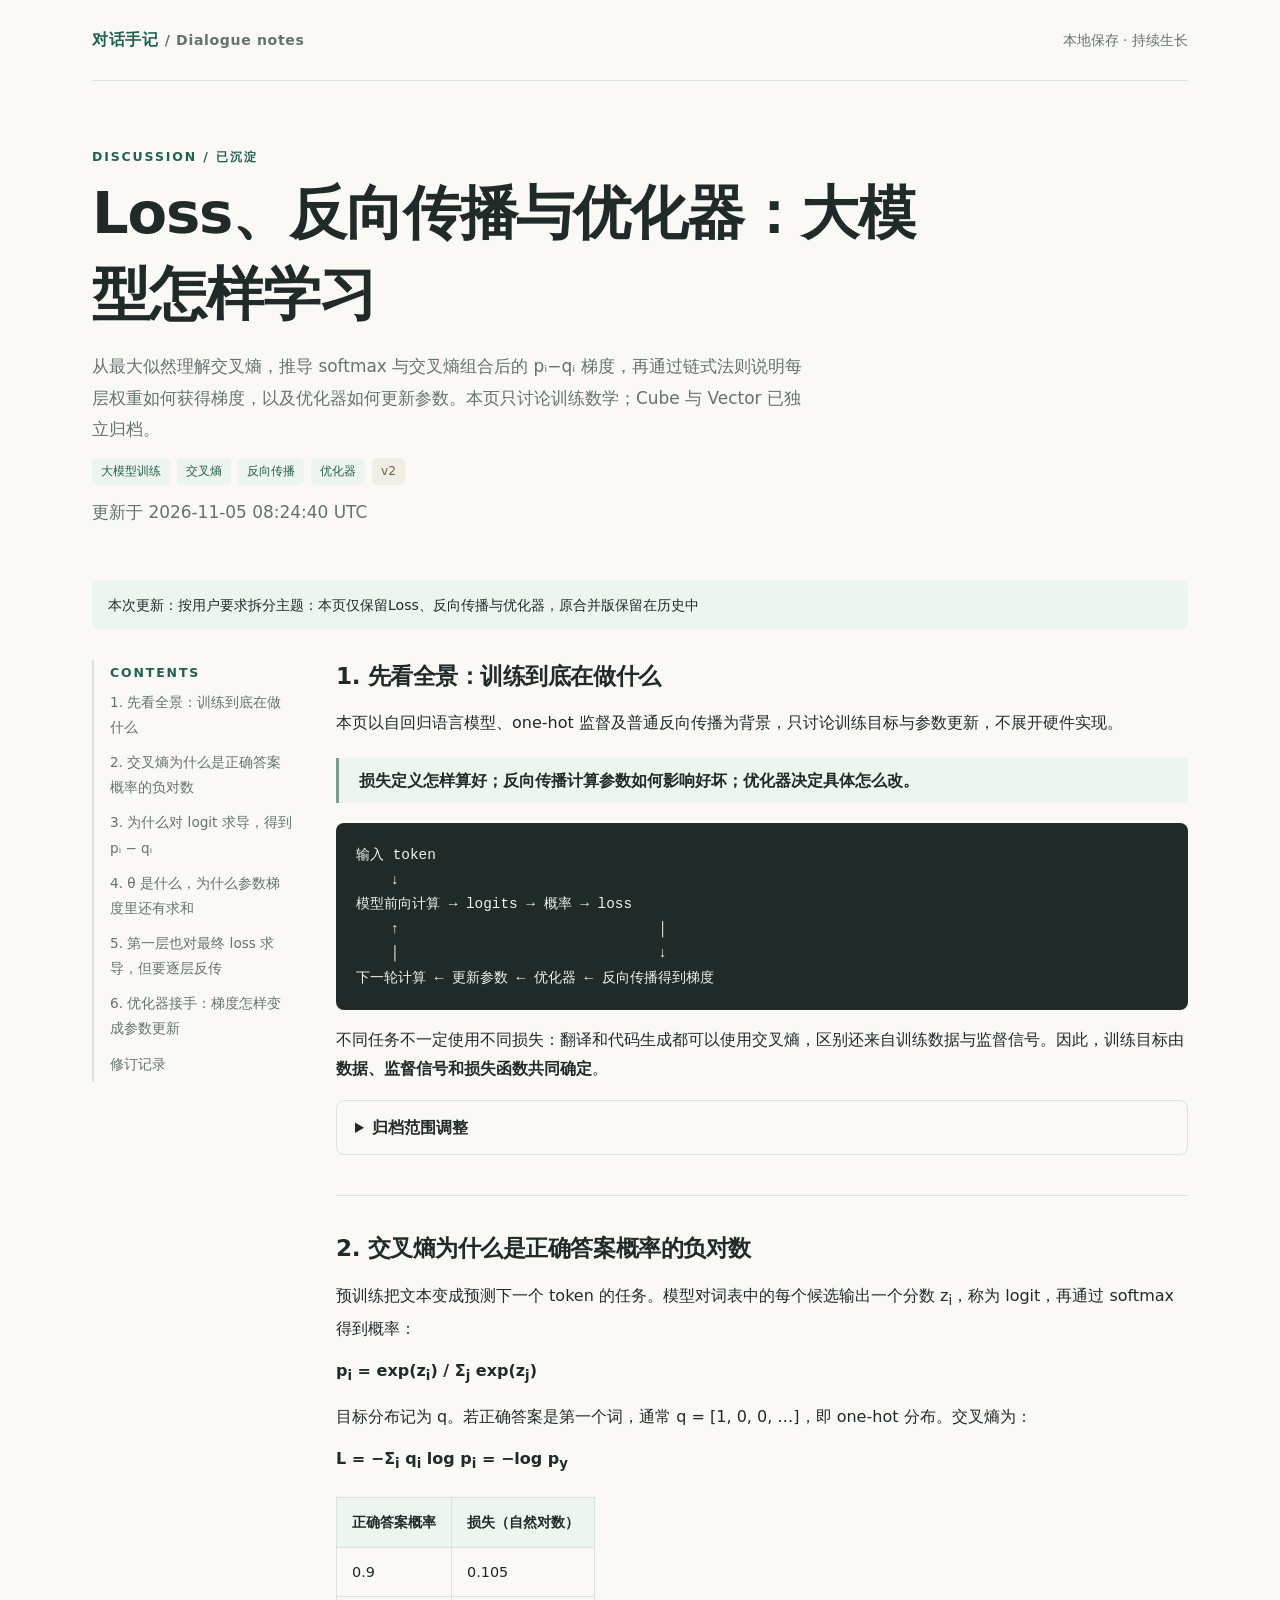
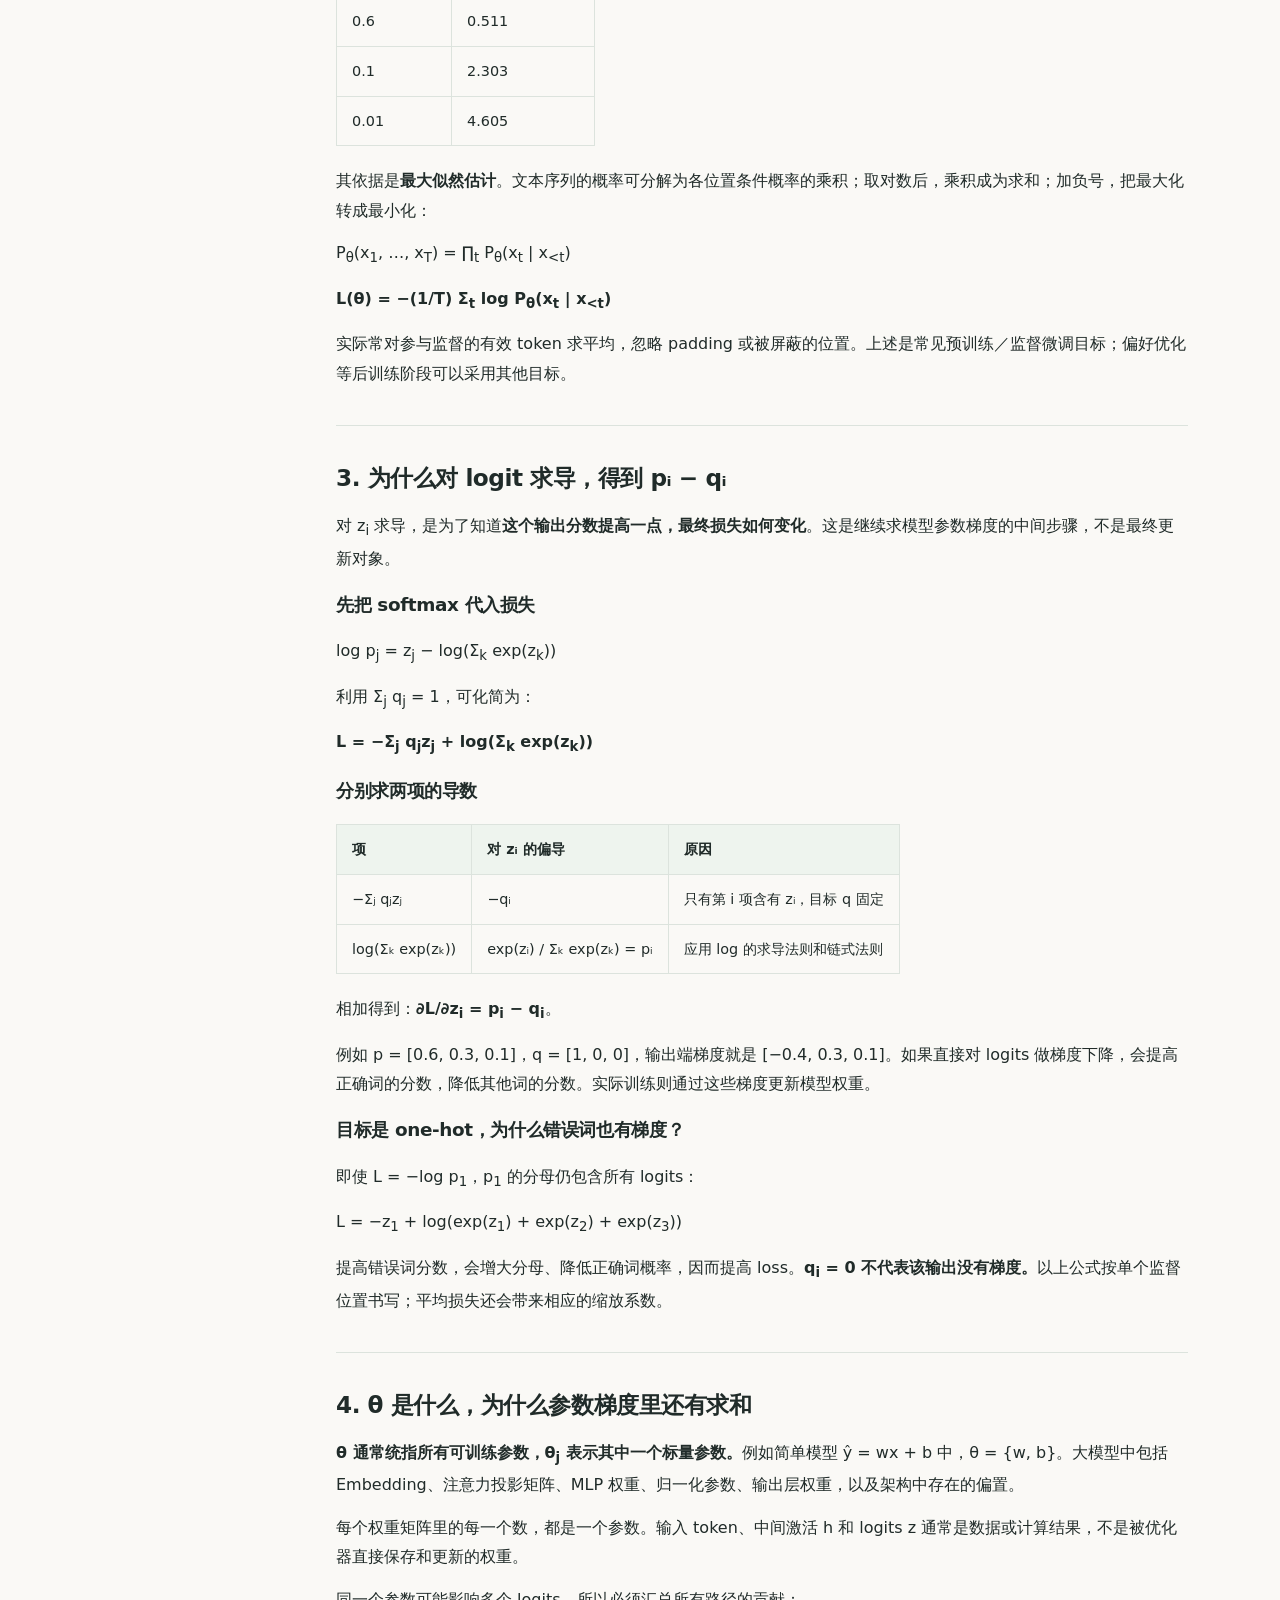
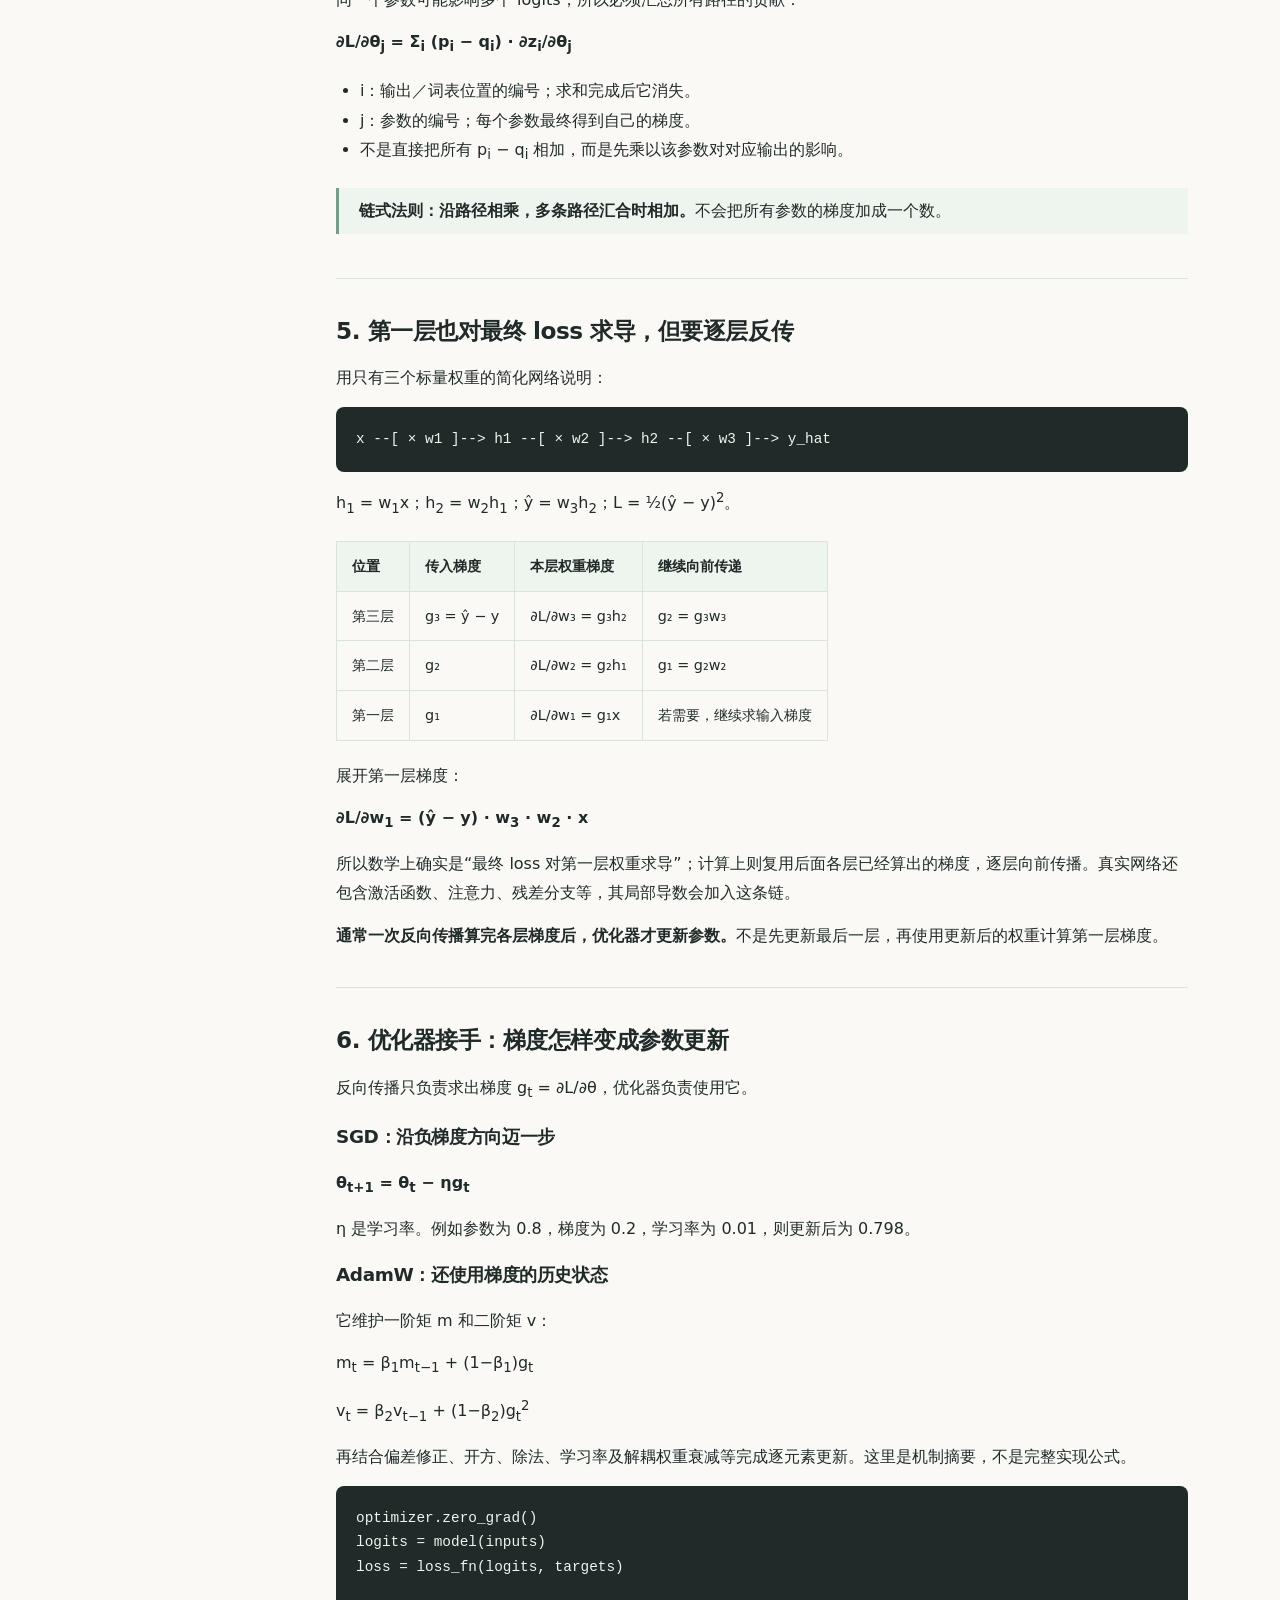
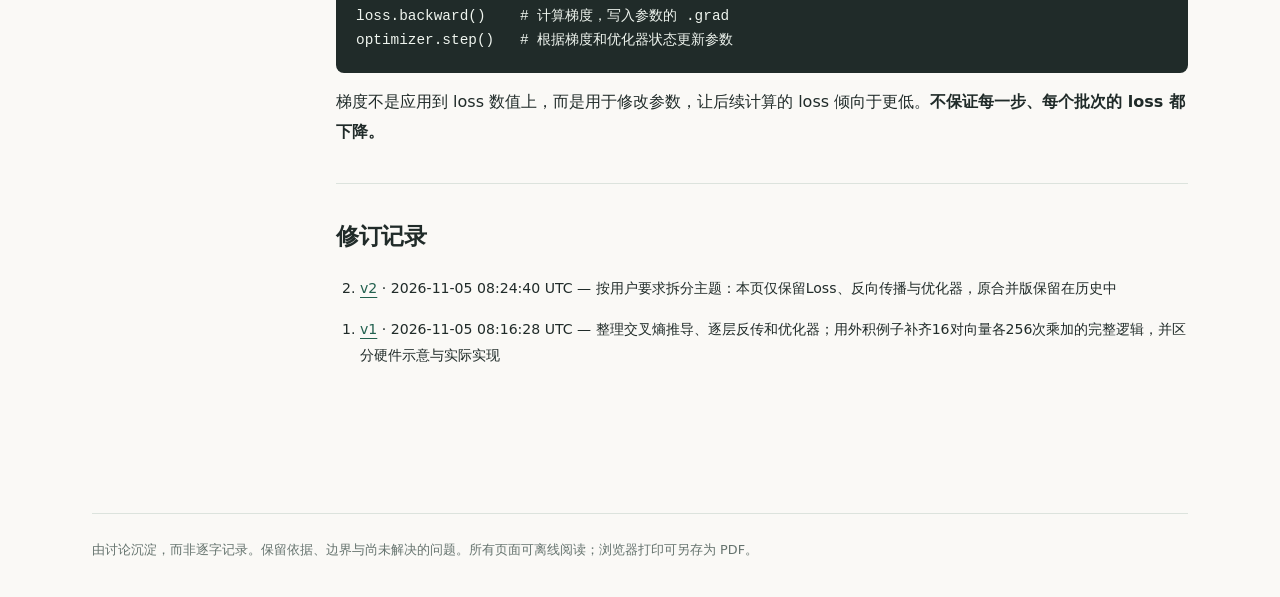
<file: pages/training-loss-backprop-cube.html>
<!doctype html>
<html lang="zh-CN">
<head>
<meta charset="utf-8">
<meta name="viewport" content="width=device-width, initial-scale=1">
<meta http-equiv="Content-Security-Policy" content="default-src &#x27;none&#x27;; style-src &#x27;unsafe-inline&#x27;; script-src &#x27;none&#x27;; base-uri &#x27;none&#x27;; form-action &#x27;none&#x27;; object-src &#x27;none&#x27;">
<meta name="referrer" content="no-referrer">
<title>Loss、反向传播与优化器：大模型怎样学习 · 对话手记</title>
<style>:root{color-scheme:light;--paper:#faf9f6;--card:#fff;--ink:#202b29;--muted:#65736e;--accent:#22614f;--line:#dce3dd;--soft:#eef4ee;font-family:system-ui,-apple-system,"Segoe UI","Microsoft YaHei",sans-serif}
*{box-sizing:border-box}html{scroll-behavior:smooth}body{margin:0;background:var(--paper);color:var(--ink);line-height:1.85}a{color:var(--accent);text-underline-offset:4px}a:hover{color:#103e30}a:focus-visible,button:focus-visible,input:focus-visible,select:focus-visible,summary:focus-visible{outline:3px solid #9cbca8;outline-offset:4px}h1,h2,h3,h4{line-height:1.4;letter-spacing:-.02em}h1{font-size:clamp(2rem,4.5vw,3.8rem);margin:.4rem 0 1rem;font-weight:700}h2{font-size:1.45rem;margin:0 0 1rem}h3{font-size:1.15rem}p{margin:.8rem 0}button,input,select{font:inherit}button{cursor:pointer}.shell{max-width:1160px;margin:auto;padding:0 32px}.topbar{display:flex;justify-content:space-between;align-items:center;gap:20px;padding:25px 0;border-bottom:1px solid var(--line)}.brand{font-weight:700;text-decoration:none;letter-spacing:.04em}.eyebrow{color:var(--accent);font-size:.78rem;letter-spacing:.15em;text-transform:uppercase;font-weight:700}.muted,.meta{color:var(--muted);font-size:.88rem}.hero{padding:64px 0 38px;max-width:840px}.hero p{font-size:1.06rem;color:var(--muted);max-width:720px}.stats{display:flex;gap:36px;margin:20px 0 32px}.stat strong{display:block;font-size:1.9rem;line-height:1.4;font-variant-numeric:tabular-nums}.stat span{font-size:.82rem;color:var(--muted)}.toolbar{display:flex;gap:12px;margin:20px 0 24px}input,select{border:1px solid var(--line);border-radius:8px;background:var(--card);color:var(--ink);padding:11px 15px;min-width:0}input{flex:1}.grid{display:grid;grid-template-columns:repeat(auto-fill,minmax(290px,1fr));gap:20px}.card{padding:26px;background:var(--card);border:1px solid var(--line);border-radius:12px;display:flex;flex-direction:column;gap:12px;transition:border-color .15s}.card:hover{border-color:#9ab5a8}.card h2{margin:0;font-size:1.25rem}.card h2 a{text-decoration:none}.card p{margin:0;color:var(--muted);font-size:.95rem}.card .meta{margin-top:auto;padding-top:12px;border-top:1px solid var(--line)}.tags{display:flex;flex-wrap:wrap;gap:7px}.tag{display:inline-block;background:var(--soft);color:var(--accent);border-radius:5px;font-size:.76rem;padding:2px 9px}.status{background:#f1eee6;color:#736344}.empty{padding:55px 25px;text-align:center;border:1px dashed #b8c9bf;border-radius:12px;color:var(--muted)}.empty h2{color:var(--ink)}.empty code{font-size:.84rem}.footer{margin-top:64px;padding:24px 0 36px;border-top:1px solid var(--line);color:var(--muted);font-size:.8rem}.layout{display:grid;grid-template-columns:200px minmax(0,1fr);gap:44px;align-items:start}.toc{position:sticky;top:25px;font-size:.85rem;border-left:2px solid var(--line);padding-left:16px}.toc a{display:block;text-decoration:none;padding:5px 0;color:var(--muted)}.toc a:hover{color:var(--accent)}article{min-width:0}article section{margin-bottom:36px;padding-bottom:24px;border-bottom:1px solid var(--line);scroll-margin-top:25px}article section:last-child{border:0}article p,article li{overflow-wrap:anywhere}article ul,article ol{padding-left:1.5rem}blockquote{border-left:3px solid #7a9d89;margin:20px 0;padding:8px 20px;background:var(--soft)}code,kbd{background:#edf0eb;border-radius:4px;padding:2px 5px;font-family:Consolas,"SFMono-Regular",monospace;font-size:.88em}pre{background:#202b29;color:#eef4ee;padding:20px;border-radius:8px;overflow:auto;font-size:.9rem;line-height:1.7}pre code{background:transparent;color:inherit;padding:0}table{display:block;max-width:100%;overflow-x:auto;border-collapse:collapse;margin:20px 0;font-size:.9rem}th,td{padding:11px 15px;border:1px solid var(--line);text-align:left;vertical-align:top}th{background:var(--soft);font-weight:600}details{border:1px solid var(--line);border-radius:8px;padding:12px 18px;margin:16px 0}summary{cursor:pointer;font-weight:600}.revision{padding:12px 16px;background:var(--soft);border-radius:8px;margin-bottom:30px;font-size:.88rem}.history{font-size:.88rem}.history li{padding:7px 0}.sr-only{position:absolute;width:1px;height:1px;padding:0;margin:-1px;overflow:hidden;clip:rect(0,0,0,0);white-space:nowrap;border:0}[hidden]{display:none!important}.print{border:1px solid var(--line);background:white;border-radius:7px;color:var(--muted);padding:5px 12px}
@media(max-width:720px){.shell{padding:0 20px}.hero{padding:38px 0 24px}.layout{display:block}.toc{position:static;margin-bottom:32px;display:flex;flex-wrap:wrap;gap:2px 16px}.toc .eyebrow{width:100%}.toolbar{flex-direction:column}.grid{grid-template-columns:1fr}.stats{gap:25px}.topbar .muted{font-size:.75rem}h1{font-size:2.1rem}}
@media print{body{background:#fff;color:#000;font-size:11pt}.shell{max-width:none;padding:0}.topbar,.toc,.toolbar,.print,.footer,.history{display:none}.hero{padding:0 0 20px}.hero h1{font-size:25pt}.layout{display:block}article section{break-inside:auto}h2,h3{break-after:avoid}pre,blockquote,tr{break-inside:avoid}pre{white-space:pre-wrap;background:#f3f3f3;color:#000}a{color:inherit}.card{break-inside:avoid}.grid{display:block}.card{margin:12px 0}}
/* NPU tutorial: diagrams use semantic tables, scoped to this topic only. */
article section[id^="npu-"] caption{text-align:left;padding:0 0 12px;color:var(--accent);font-weight:700;line-height:1.6}
article section[id^="npu-"] table{width:100%}
@media(min-width:960px){article section[id^="npu-"] table{display:table}}
@media(min-width:721px){body:has(#npu-roadmap) .toc{max-height:calc(100vh - 50px);overflow-y:auto;scrollbar-width:thin;padding-right:8px}}
article section[id^="npu-"] mark{background:#fff0c6;color:#654c17;padding:1px 5px;border-radius:4px}
#npu-map table:first-of-type,#npu-memory table:first-of-type,#npu-add-flow table:first-of-type,#npu-host-kernel table:first-of-type,#npu-fusion table:first-of-type{background:var(--card);border-radius:10px;box-shadow:0 3px 14px #203b2c08}
#npu-map table:first-of-type th[colspan]{background:#22614f;color:white;text-align:center;letter-spacing:.02em}
#npu-map table:first-of-type td[colspan]{background:#f7faf7}
#npu-memory table:first-of-type th,#npu-memory table:first-of-type td,#npu-host-kernel table:first-of-type th,#npu-fusion table:first-of-type th{text-align:center}
#npu-memory table:first-of-type td{line-height:2.1;min-width:220px}
#npu-pipeline table:first-of-type td{text-align:center;white-space:nowrap}
#npu-reduction table td,#npu-matmul table:first-of-type td{text-align:center}
@media print{article section[id^="npu-"] caption{color:#000}#npu-map table:first-of-type th[colspan]{background:#eee;color:#000}}

</style>
</head>
<body><div class="shell">
<header class="topbar"><a class="brand" href="../index.html">对话手记 <span class="muted">/ Dialogue notes</span></a><span class="muted">本地保存 · 持续生长</span></header>
<main><div class="hero"><div class="eyebrow">Discussion / 已沉淀</div>
<h1>Loss、反向传播与优化器：大模型怎样学习</h1><p>从最大似然理解交叉熵，推导 softmax 与交叉熵组合后的 pᵢ−qᵢ 梯度，再通过链式法则说明每层权重如何获得梯度，以及优化器如何更新参数。本页只讨论训练数学；Cube 与 Vector 已独立归档。</p><div class="tags"><span class="tag">大模型训练</span><span class="tag">交叉熵</span><span class="tag">反向传播</span><span class="tag">优化器</span><span class="tag status">v2</span></div>
<p class="meta">更新于 2026-11-05 08:24:40 UTC</p></div>
<div class="revision">本次更新：按用户要求拆分主题：本页仅保留Loss、反向传播与优化器，原合并版保留在历史中</div><div class="layout"><nav class="toc" aria-label="章节目录"><span class="eyebrow">Contents</span><a href="#overview">1. 先看全景：训练到底在做什么</a><a href="#cross-entropy">2. 交叉熵为什么是正确答案概率的负对数</a><a href="#softmax-gradient">3. 为什么对 logit 求导，得到 pᵢ − qᵢ</a><a href="#parameters-chain-rule">4. θ 是什么，为什么参数梯度里还有求和</a><a href="#layerwise-backprop">5. 第一层也对最终 loss 求导，但要逐层反传</a><a href="#optimizer">6. 优化器接手：梯度怎样变成参数更新</a><a href="#revision-history">修订记录</a></nav><article><section id="overview"><h2>1. 先看全景：训练到底在做什么</h2><p>本页以自回归语言模型、one-hot 监督及普通反向传播为背景，只讨论训练目标与参数更新，不展开硬件实现。</p><blockquote><strong>损失定义怎样算好；反向传播计算参数如何影响好坏；优化器决定具体怎么改。</strong></blockquote><pre>输入 token
    ↓
模型前向计算 → logits → 概率 → loss
    ↑                              │
    │                              ↓
下一轮计算 ← 更新参数 ← 优化器 ← 反向传播得到梯度</pre><p>不同任务不一定使用不同损失：翻译和代码生成都可以使用交叉熵，区别还来自训练数据与监督信号。因此，训练目标由<strong>数据、监督信号和损失函数共同确定</strong>。</p><details><summary>归档范围调整</summary><p>初版曾将训练数学与 Cube 硬件讨论合并。按用户要求，两者现已独立维护。为保持已有地址和版本历史，本页沿用原文件名，但最新正文只包含训练数学。硬件主题请从目录页打开《Cube 与 Vector：矩阵计算、数据复用与乘加阵列》，文件为 <code>D:/workspace/dialogue-html/pages/cube-vector-matrix-compute.html</code>。原合并版仍保留在本页历史版本中。</p></details></section><section id="cross-entropy"><h2>2. 交叉熵为什么是正确答案概率的负对数</h2><p>预训练把文本变成预测下一个 token 的任务。模型对词表中的每个候选输出一个分数 z<sub>i</sub>，称为 logit，再通过 softmax 得到概率：</p><p><strong>p<sub>i</sub> = exp(z<sub>i</sub>) / Σ<sub>j</sub> exp(z<sub>j</sub>)</strong></p><p>目标分布记为 q。若正确答案是第一个词，通常 q = [1, 0, 0, …]，即 one-hot 分布。交叉熵为：</p><p><strong>L = −Σ<sub>i</sub> q<sub>i</sub> log p<sub>i</sub> = −log p<sub>y</sub></strong></p><table><thead><tr><th>正确答案概率</th><th>损失（自然对数）</th></tr></thead><tbody><tr><td>0.9</td><td>0.105</td></tr><tr><td>0.6</td><td>0.511</td></tr><tr><td>0.1</td><td>2.303</td></tr><tr><td>0.01</td><td>4.605</td></tr></tbody></table><p>其依据是<strong>最大似然估计</strong>。文本序列的概率可分解为各位置条件概率的乘积；取对数后，乘积成为求和；加负号，把最大化转成最小化：</p><p>P<sub>θ</sub>(x<sub>1</sub>, …, x<sub>T</sub>) = ∏<sub>t</sub> P<sub>θ</sub>(x<sub>t</sub> | x<sub>&lt;t</sub>)</p><p><strong>L(θ) = −(1/T) Σ<sub>t</sub> log P<sub>θ</sub>(x<sub>t</sub> | x<sub>&lt;t</sub>)</strong></p><p>实际常对参与监督的有效 token 求平均，忽略 padding 或被屏蔽的位置。上述是常见预训练／监督微调目标；偏好优化等后训练阶段可以采用其他目标。</p></section><section id="softmax-gradient"><h2>3. 为什么对 logit 求导，得到 pᵢ − qᵢ</h2><p>对 z<sub>i</sub> 求导，是为了知道<strong>这个输出分数提高一点，最终损失如何变化</strong>。这是继续求模型参数梯度的中间步骤，不是最终更新对象。</p><h3>先把 softmax 代入损失</h3><p>log p<sub>j</sub> = z<sub>j</sub> − log(Σ<sub>k</sub> exp(z<sub>k</sub>))</p><p>利用 Σ<sub>j</sub> q<sub>j</sub> = 1，可化简为：</p><p><strong>L = −Σ<sub>j</sub> q<sub>j</sub>z<sub>j</sub> + log(Σ<sub>k</sub> exp(z<sub>k</sub>))</strong></p><h3>分别求两项的导数</h3><table><thead><tr><th>项</th><th>对 zᵢ 的偏导</th><th>原因</th></tr></thead><tbody><tr><td>−Σⱼ qⱼzⱼ</td><td>−qᵢ</td><td>只有第 i 项含有 zᵢ，目标 q 固定</td></tr><tr><td>log(Σₖ exp(zₖ))</td><td>exp(zᵢ) / Σₖ exp(zₖ) = pᵢ</td><td>应用 log 的求导法则和链式法则</td></tr></tbody></table><p>相加得到：<strong>∂L/∂z<sub>i</sub> = p<sub>i</sub> − q<sub>i</sub></strong>。</p><p>例如 p = [0.6, 0.3, 0.1]，q = [1, 0, 0]，输出端梯度就是 [−0.4, 0.3, 0.1]。如果直接对 logits 做梯度下降，会提高正确词的分数，降低其他词的分数。实际训练则通过这些梯度更新模型权重。</p><h3>目标是 one-hot，为什么错误词也有梯度？</h3><p>即使 L = −log p<sub>1</sub>，p<sub>1</sub> 的分母仍包含所有 logits：</p><p>L = −z<sub>1</sub> + log(exp(z<sub>1</sub>) + exp(z<sub>2</sub>) + exp(z<sub>3</sub>))</p><p>提高错误词分数，会增大分母、降低正确词概率，因而提高 loss。<strong>q<sub>i</sub> = 0 不代表该输出没有梯度。</strong>以上公式按单个监督位置书写；平均损失还会带来相应的缩放系数。</p></section><section id="parameters-chain-rule"><h2>4. θ 是什么，为什么参数梯度里还有求和</h2><p><strong>θ 通常统指所有可训练参数，θ<sub>j</sub> 表示其中一个标量参数。</strong>例如简单模型 ŷ = wx + b 中，θ = {w, b}。大模型中包括 Embedding、注意力投影矩阵、MLP 权重、归一化参数、输出层权重，以及架构中存在的偏置。</p><p>每个权重矩阵里的每一个数，都是一个参数。输入 token、中间激活 h 和 logits z 通常是数据或计算结果，不是被优化器直接保存和更新的权重。</p><p>同一个参数可能影响多个 logits，所以必须汇总所有路径的贡献：</p><p><strong>∂L/∂θ<sub>j</sub> = Σ<sub>i</sub> (p<sub>i</sub> − q<sub>i</sub>) · ∂z<sub>i</sub>/∂θ<sub>j</sub></strong></p><ul><li>i：输出／词表位置的编号；求和完成后它消失。</li><li>j：参数的编号；每个参数最终得到自己的梯度。</li><li>不是直接把所有 p<sub>i</sub> − q<sub>i</sub> 相加，而是先乘以该参数对对应输出的影响。</li></ul><blockquote><strong>链式法则：沿路径相乘，多条路径汇合时相加。</strong>不会把所有参数的梯度加成一个数。</blockquote></section><section id="layerwise-backprop"><h2>5. 第一层也对最终 loss 求导，但要逐层反传</h2><p>用只有三个标量权重的简化网络说明：</p><pre>x --[ × w1 ]--&gt; h1 --[ × w2 ]--&gt; h2 --[ × w3 ]--&gt; y_hat</pre><p>h<sub>1</sub> = w<sub>1</sub>x；h<sub>2</sub> = w<sub>2</sub>h<sub>1</sub>；ŷ = w<sub>3</sub>h<sub>2</sub>；L = ½(ŷ − y)<sup>2</sup>。</p><table><thead><tr><th>位置</th><th>传入梯度</th><th>本层权重梯度</th><th>继续向前传递</th></tr></thead><tbody><tr><td>第三层</td><td>g₃ = ŷ − y</td><td>∂L/∂w₃ = g₃h₂</td><td>g₂ = g₃w₃</td></tr><tr><td>第二层</td><td>g₂</td><td>∂L/∂w₂ = g₂h₁</td><td>g₁ = g₂w₂</td></tr><tr><td>第一层</td><td>g₁</td><td>∂L/∂w₁ = g₁x</td><td>若需要，继续求输入梯度</td></tr></tbody></table><p>展开第一层梯度：</p><p><strong>∂L/∂w<sub>1</sub> = (ŷ − y) · w<sub>3</sub> · w<sub>2</sub> · x</strong></p><p>所以数学上确实是“最终 loss 对第一层权重求导”；计算上则复用后面各层已经算出的梯度，逐层向前传播。真实网络还包含激活函数、注意力、残差分支等，其局部导数会加入这条链。</p><p><strong>通常一次反向传播算完各层梯度后，优化器才更新参数。</strong>不是先更新最后一层，再使用更新后的权重计算第一层梯度。</p></section><section id="optimizer"><h2>6. 优化器接手：梯度怎样变成参数更新</h2><p>反向传播只负责求出梯度 g<sub>t</sub> = ∂L/∂θ，优化器负责使用它。</p><h3>SGD：沿负梯度方向迈一步</h3><p><strong>θ<sub>t+1</sub> = θ<sub>t</sub> − ηg<sub>t</sub></strong></p><p>η 是学习率。例如参数为 0.8，梯度为 0.2，学习率为 0.01，则更新后为 0.798。</p><h3>AdamW：还使用梯度的历史状态</h3><p>它维护一阶矩 m 和二阶矩 v：</p><p>m<sub>t</sub> = β<sub>1</sub>m<sub>t−1</sub> + (1−β<sub>1</sub>)g<sub>t</sub></p><p>v<sub>t</sub> = β<sub>2</sub>v<sub>t−1</sub> + (1−β<sub>2</sub>)g<sub>t</sub><sup>2</sup></p><p>再结合偏差修正、开方、除法、学习率及解耦权重衰减等完成逐元素更新。这里是机制摘要，不是完整实现公式。</p><pre>optimizer.zero_grad()
logits = model(inputs)
loss = loss_fn(logits, targets)

loss.backward()    # 计算梯度，写入参数的 .grad
optimizer.step()   # 根据梯度和优化器状态更新参数</pre><p>梯度不是应用到 loss 数值上，而是用于修改参数，让后续计算的 loss 倾向于更低。<strong>不保证每一步、每个批次的 loss 都下降。</strong></p></section><section id="revision-history" class="history"><h2>修订记录</h2><ol reversed><li><a href="../history/training-loss-backprop-cube/v0002/index.html">v2</a> · 2026-11-05 08:24:40 UTC — 按用户要求拆分主题：本页仅保留Loss、反向传播与优化器，原合并版保留在历史中</li><li><a href="../history/training-loss-backprop-cube/v0001/index.html">v1</a> · 2026-11-05 08:16:28 UTC — 整理交叉熵推导、逐层反传和优化器；用外积例子补齐16对向量各256次乘加的完整逻辑，并区分硬件示意与实际实现</li></ol></section></article></div></main>
<footer class="footer">由讨论沉淀，而非逐字记录。保留依据、边界与尚未解决的问题。所有页面可离线阅读；浏览器打印可另存为 PDF。</footer>
</div></body>
</html>
</file>
